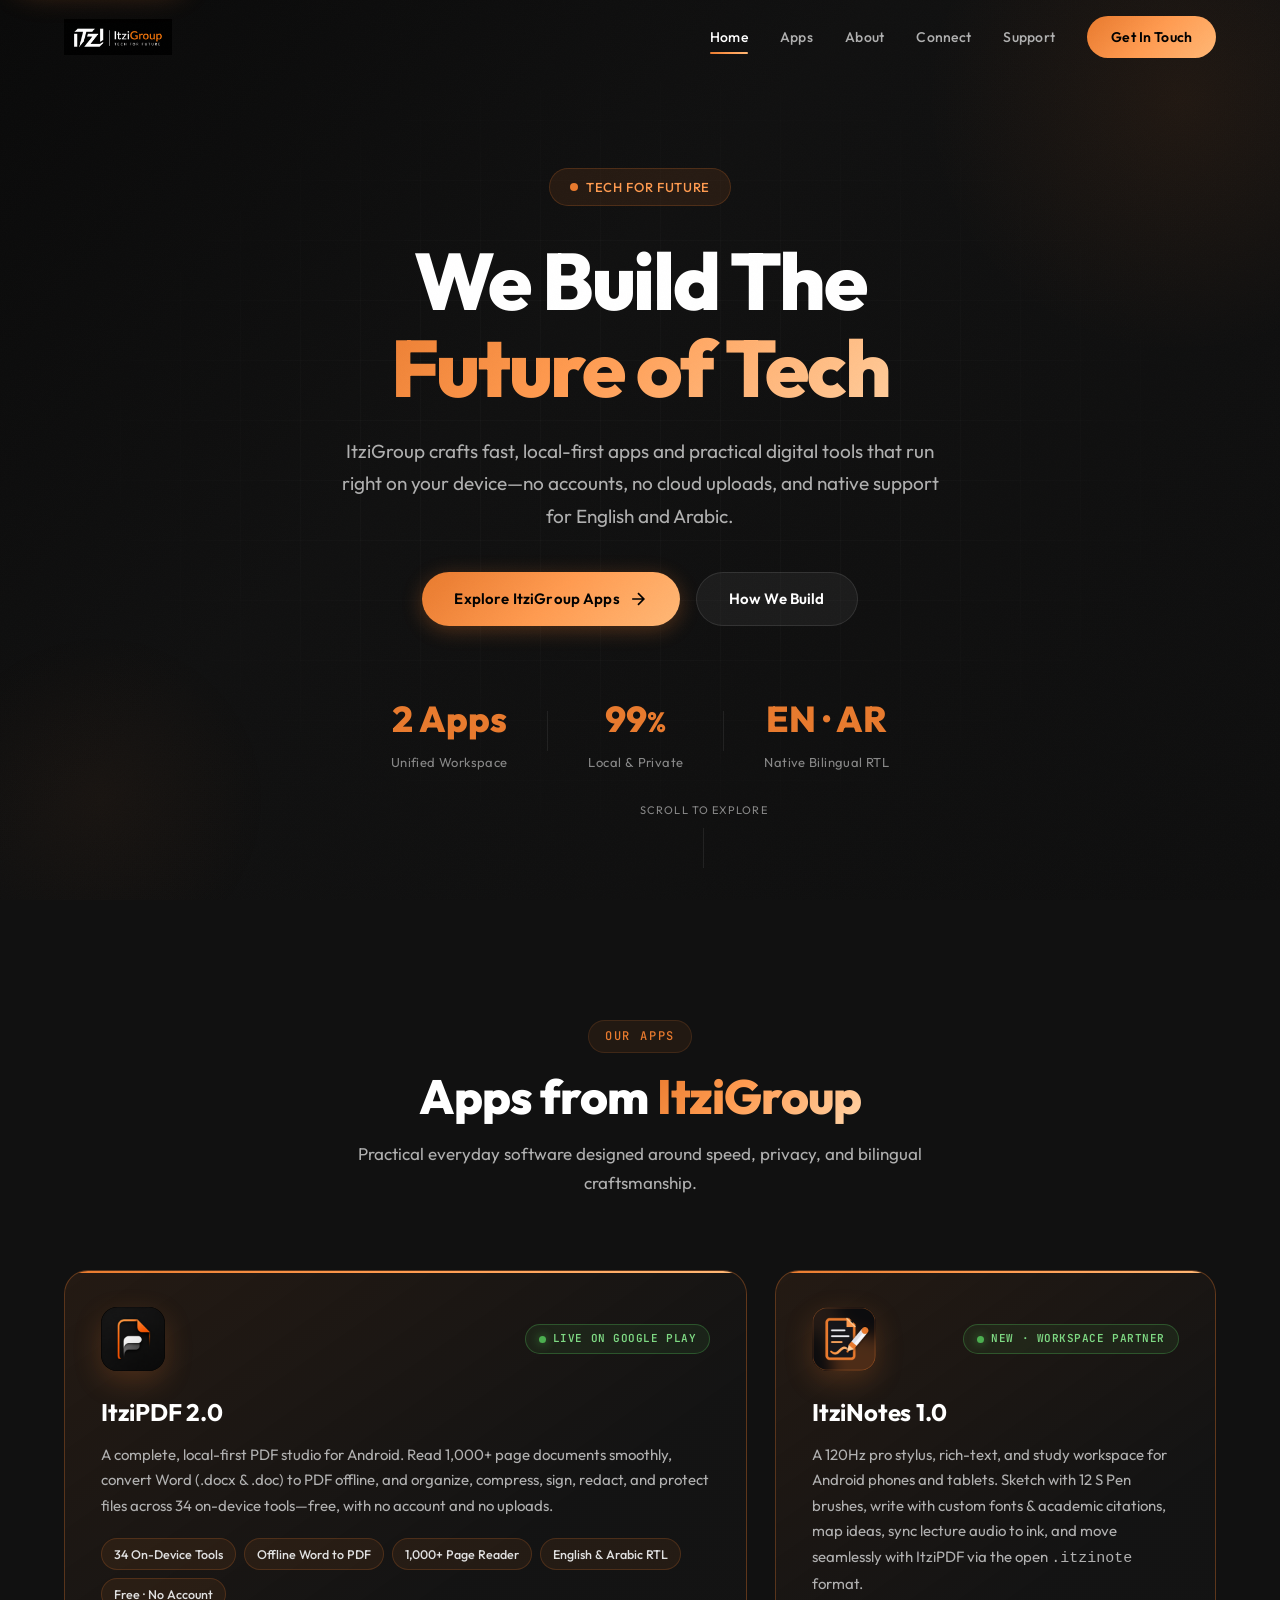
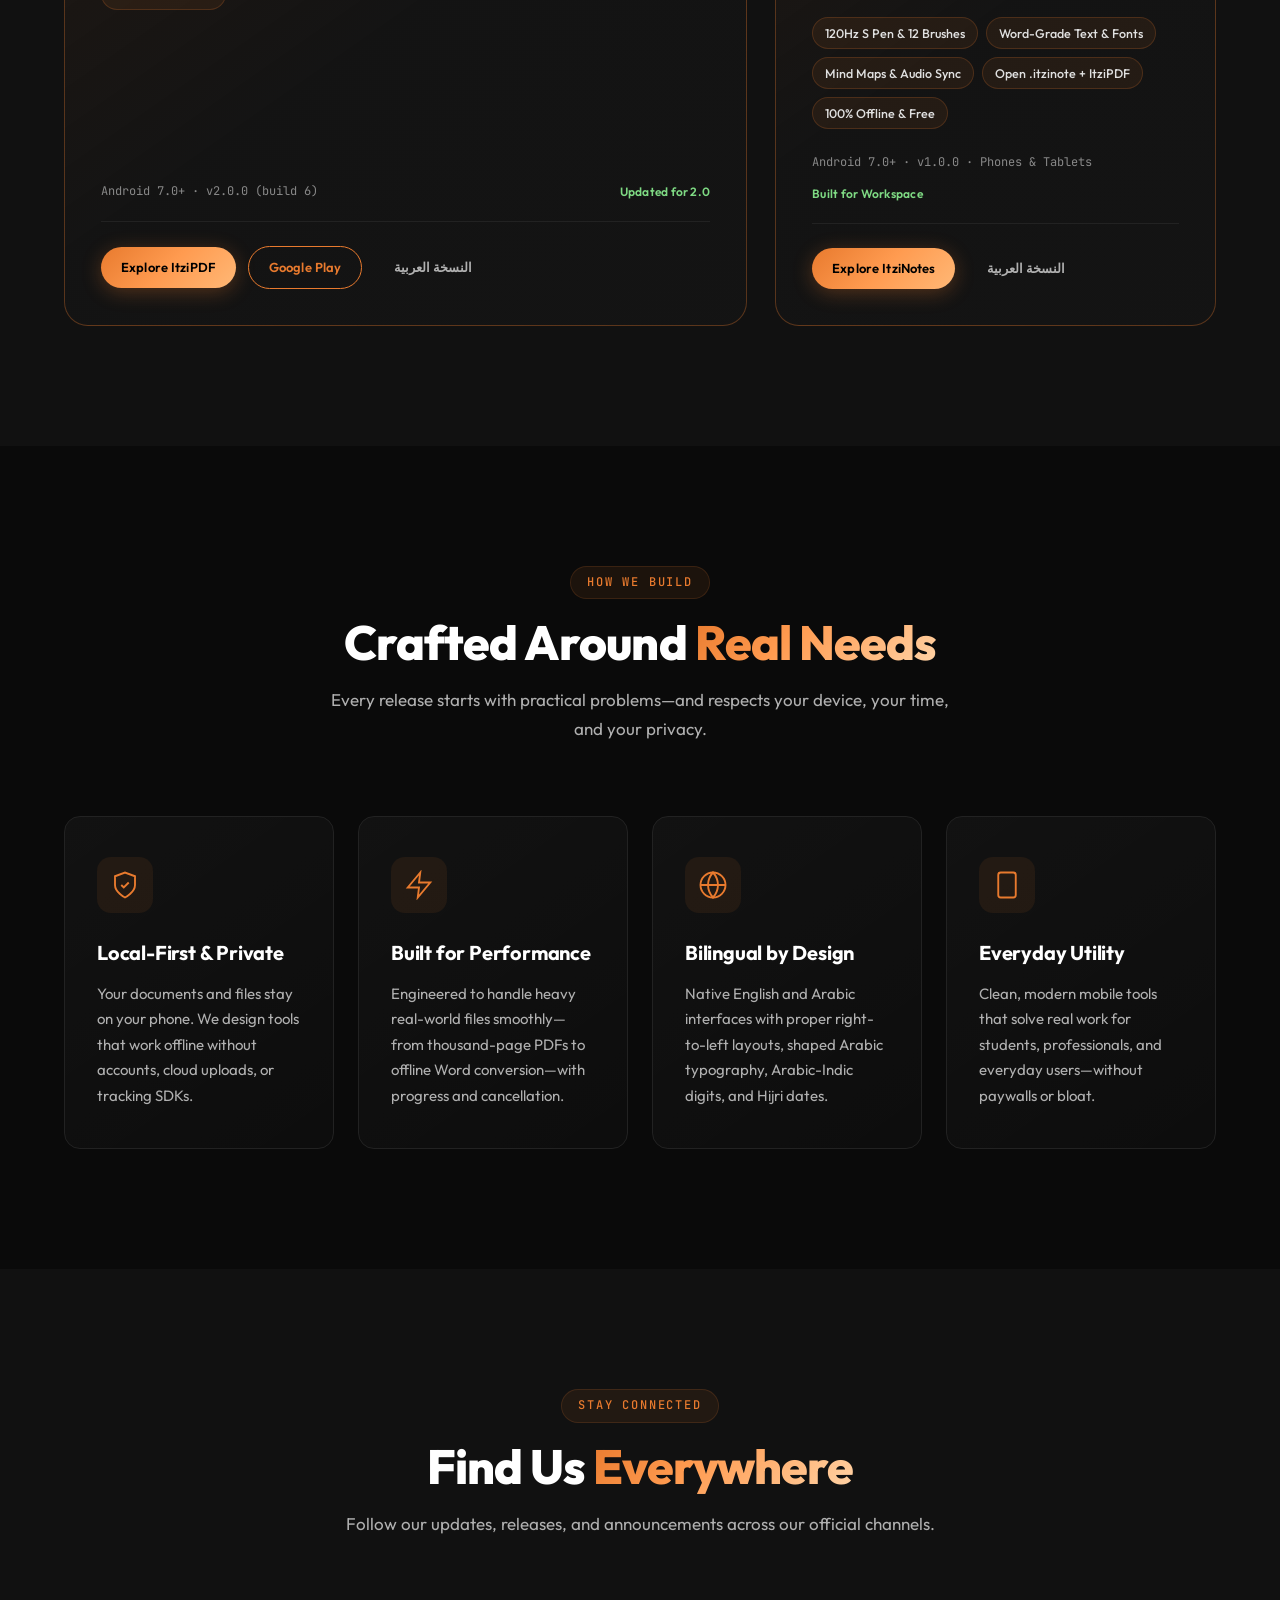
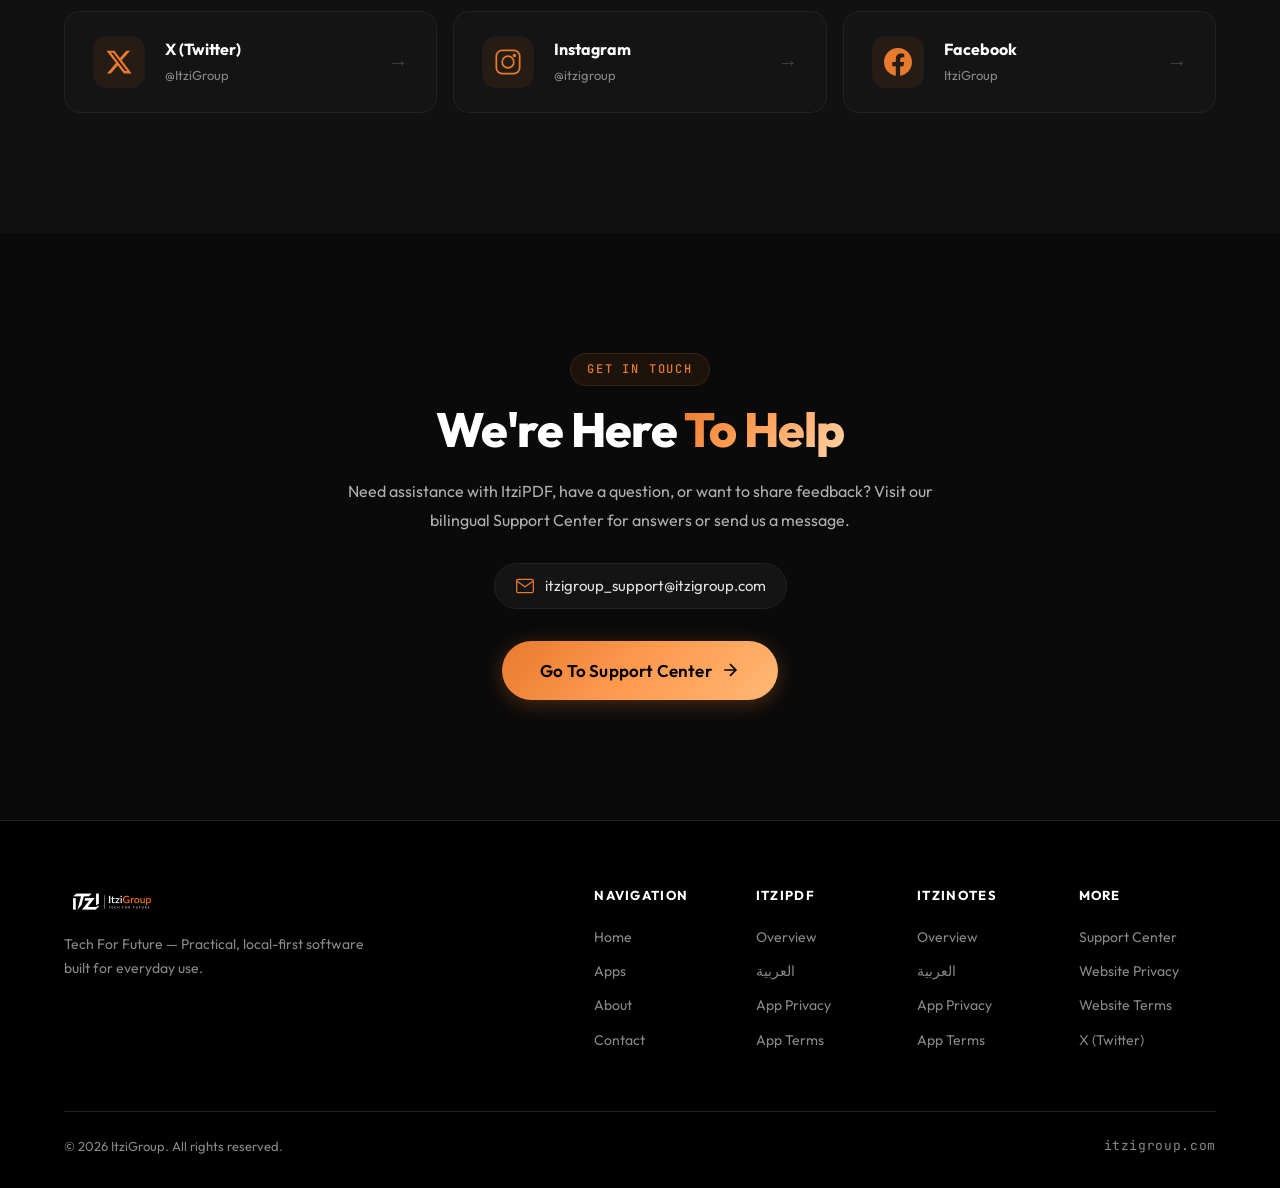
<file: index.html>
<!DOCTYPE html>
<html lang="en">
<head>
    <meta charset="UTF-8">
    <meta name="viewport" content="width=device-width, initial-scale=1.0">
    <title>ItziGroup — Tech For Future | Private, Local-First Apps</title>
    <meta name="description" content="ItziGroup — Tech For Future. We build fast, local-first, bilingual apps that work together privately on your device. Explore ItziPDF 2.0 and ItziNotes 1.0 for Android.">
    <meta name="keywords" content="ItziGroup, itzigroup, ItziPDF, ItziNotes, .itzinote, Android PDF editor, S Pen notes app, local-first apps, privacy-first software, bilingual Arabic English apps">
    <meta name="author" content="ItziGroup">
    <meta name="robots" content="index, follow">
    <meta name="theme-color" content="#0a0a0a">
    <meta name="color-scheme" content="dark">

    <!-- Security Headers -->
    <meta http-equiv="X-Content-Type-Options" content="nosniff">
    <meta name="referrer" content="strict-origin-when-cross-origin">
    <meta http-equiv="Content-Security-Policy" content="default-src 'self'; script-src 'self'; style-src 'self' 'unsafe-inline'; font-src 'self'; img-src 'self' data:; connect-src 'self'; frame-src 'none'; object-src 'none'; base-uri 'self'; form-action 'self';">

    <!-- Open Graph / Social -->
    <meta property="og:title" content="ItziGroup — Tech For Future">
    <meta property="og:description" content="Fast, local-first, bilingual apps built for everyday use. Explore ItziPDF 2.0 for Android — 34 on-device PDF tools, free and private.">
    <meta property="og:type" content="website">
    <meta property="og:url" content="https://itzigroup.com/">
    <meta property="og:image" content="https://itzigroup.com/assets/og-home.png">
    <meta property="og:image:width" content="1200">
    <meta property="og:image:height" content="630">
    <meta property="og:image:alt" content="ItziGroup — Tech For Future. Featuring ItziPDF 2.0 on Google Play.">
    <meta property="og:site_name" content="ItziGroup">
    <meta property="og:locale" content="en_US">
    <meta name="twitter:card" content="summary_large_image">
    <meta name="twitter:site" content="@ItziGroup">
    <meta name="twitter:title" content="ItziGroup — Tech For Future">
    <meta name="twitter:description" content="Fast, local-first, bilingual apps built for everyday use. Explore ItziPDF 2.0 for Android — 34 on-device PDF tools, free and private.">
    <meta name="twitter:image" content="https://itzigroup.com/assets/og-home.png">
    <meta name="twitter:image:alt" content="ItziGroup — Tech For Future. Featuring ItziPDF 2.0 on Google Play.">
    <link rel="canonical" href="https://itzigroup.com/">

    <!-- Favicon -->
    <link rel="icon" type="image/png" href="assets/favicon.png">
    <link rel="apple-touch-icon" href="assets/apple-touch-icon.png">

    <!-- Fonts are self-hosted (see styles.css) -->
    <link rel="stylesheet" href="styles.css?v=20261120">
    <!-- Without JavaScript, show scroll-reveal content immediately -->
    <noscript><style>[data-aos] { opacity: 1 !important; transform: none !important; }</style></noscript>

    <!-- Structured data (JSON data block, not executable script) -->
    <script type="application/ld+json">
    {
        "@context": "https://schema.org",
        "@graph": [
            {
                "@type": "Organization",
                "name": "ItziGroup",
                "slogan": "Tech For Future",
                "url": "https://itzigroup.com/",
                "logo": "https://itzigroup.com/assets/logo-sm.png",
                "email": "itzigroup_support@itzigroup.com",
                "sameAs": [
                    "https://x.com/ItziGroup",
                    "https://www.instagram.com/itzigroup/",
                    "https://www.facebook.com/profile.php?id=61591652615538"
                ],
                "contactPoint": {
                    "@type": "ContactPoint",
                    "contactType": "customer support",
                    "email": "itzigroup_support@itzigroup.com",
                    "url": "https://support.itzigroup.com/",
                    "availableLanguage": ["English", "Arabic"]
                }
            },
            {
                "@type": "WebSite",
                "name": "ItziGroup",
                "url": "https://itzigroup.com/"
            }
        ]
    }
    </script>
</head>
<body>
    <a class="skip-link" href="#main">Skip to main content</a>

    <!-- Cursor glow effect -->
    <div class="cursor-glow" id="cursorGlow" aria-hidden="true"></div>

    <!-- Particle canvas -->
    <canvas id="particleCanvas" aria-hidden="true"></canvas>

    <!-- Navigation -->
    <nav class="navbar" id="navbar" aria-label="Main">
        <div class="nav-container">
            <a href="#hero" class="nav-logo" aria-label="ItziGroup home">
                <img src="assets/logo-sm.png" alt="ItziGroup Logo" class="logo-img" width="108" height="36">
            </a>
            <div class="nav-links" id="navLinks">
                <a href="#hero" class="nav-link active">Home</a>
                <a href="#apps" class="nav-link">Apps</a>
                <a href="#about" class="nav-link">About</a>
                <a href="#connect" class="nav-link">Connect</a>
                <a href="https://support.itzigroup.com" class="nav-link" target="_blank" rel="noopener noreferrer">Support</a>
                <a href="#contact" class="nav-link nav-cta">Get In Touch</a>
            </div>
            <button class="nav-toggle" id="navToggle" type="button" aria-label="Open menu" aria-expanded="false" aria-controls="navLinks" data-label-open="Open menu" data-label-close="Close menu">
                <span></span>
                <span></span>
                <span></span>
            </button>
        </div>
    </nav>

    <main id="main" tabindex="-1">
        <!-- Hero Section -->
        <section class="hero" id="hero">
            <div class="hero-bg-grid" aria-hidden="true"></div>
            <div class="hero-content">
                <div class="hero-badge">
                    <span class="badge-dot" aria-hidden="true"></span>
                    <span>Tech For Future</span>
                </div>
                <h1 class="hero-title">
                    <span class="title-line">We Build The</span>
                    <span class="title-line title-gradient">Future of Tech</span>
                </h1>
                <p class="hero-subtitle">
                    ItziGroup crafts fast, local-first apps and practical digital tools that run right on your device—no accounts, no cloud uploads, and native support for English and Arabic.
                </p>
                <div class="hero-actions">
                    <a href="#apps" class="btn btn-primary">
                        <span>Explore ItziGroup Apps</span>
                        <svg aria-hidden="true" focusable="false" width="20" height="20" viewBox="0 0 24 24" fill="none" stroke="currentColor" stroke-width="2"><path d="M5 12h14M12 5l7 7-7 7"/></svg>
                    </a>
                    <a href="#about" class="btn btn-secondary">
                        <span>How We Build</span>
                    </a>
                </div>
                <div class="hero-stats">
                    <div class="stat-item">
                        <span class="stat-number">2 Apps</span>
                        <span class="stat-label">Unified Workspace</span>
                    </div>
                    <div class="stat-divider" aria-hidden="true"></div>
                    <div class="stat-item">
                        <span class="stat-number" data-target="100">100</span><span class="stat-suffix">%</span>
                        <span class="stat-label">Local &amp; Private</span>
                    </div>
                    <div class="stat-divider" aria-hidden="true"></div>
                    <div class="stat-item">
                        <span class="stat-number">EN · AR</span>
                        <span class="stat-label">Native Bilingual RTL</span>
                    </div>
                </div>
            </div>
            <div class="hero-scroll-indicator" aria-hidden="true">
                <span>Scroll to explore</span>
                <div class="scroll-line"></div>
            </div>
        </section>

        <!-- Apps Section -->
        <section class="section apps" id="apps">
            <div class="container">
                <div class="section-header">
                    <span class="section-tag">Our Apps</span>
                    <h2 class="section-title">Apps from <span class="text-gradient">ItziGroup</span></h2>
                    <p class="section-subtitle">Practical everyday software designed around speed, privacy, and bilingual craftsmanship.</p>
                </div>
                <div class="apps-grid">
                    <!-- App Card 1 — ItziPDF 2.0 (Flagship) -->
                    <article class="app-card app-card-featured" data-aos="fade-up">
                        <div class="app-card-head">
                            <div class="app-icon-wrapper">
                                <img src="assets/itzipdf-icon-192.png" alt="ItziPDF app icon" class="app-icon-img" width="64" height="64" loading="lazy" decoding="async">
                            </div>
                            <span class="status-live-pill">Live on Google Play</span>
                        </div>
                        <h3>ItziPDF 2.0</h3>
                        <p class="app-description">A complete, local-first PDF studio for Android. Read 1,000+ page documents smoothly, convert Word (.docx &amp; .doc) to PDF offline, and organize, compress, sign, redact, and protect files across 34 on-device tools—free, with no account and no uploads.</p>
                        <ul class="app-highlights" aria-label="ItziPDF 2.0 highlights">
                            <li>34 On-Device Tools</li>
                            <li>Offline Word to PDF</li>
                            <li>1,000+ Page Reader</li>
                            <li>English &amp; Arabic RTL</li>
                            <li>Free · No Account</li>
                        </ul>
                        <div class="app-meta">
                            <span class="app-platform">Android 7.0+ · v2.0.0 (build 6)</span>
                            <span class="app-status status-live">Updated for 2.0</span>
                        </div>
                        <div class="app-actions">
                            <a href="/itzipdf" class="btn btn-small btn-primary">Explore ItziPDF</a>
                            <a href="https://play.google.com/store/apps/details?id=com.itzigroup.itzipdf&amp;pcampaignid=web_share" class="btn btn-small btn-outline" target="_blank" rel="noopener noreferrer" aria-label="Get ItziPDF on Google Play">Google Play</a>
                            <a href="/itzipdf/ar" class="btn btn-small btn-ghost" hreflang="ar" lang="ar">النسخة العربية</a>
                        </div>
                    </article>

                    <!-- App Card 2 — ItziNotes 1.0 (New Flagship) -->
                    <article class="app-card app-card-featured" data-aos="fade-up" data-aos-delay="100">
                        <div class="app-card-head">
                            <div class="app-icon-wrapper">
                                <img src="assets/itzinotes-icon-192.png" alt="ItziNotes app icon" class="app-icon-img" width="64" height="64" loading="lazy" decoding="async">
                            </div>
                            <span class="status-live-pill">New · Workspace Partner</span>
                        </div>
                        <h3>ItziNotes 1.0</h3>
                        <p class="app-description">A 120Hz pro stylus, rich-text, and study workspace for Android phones and tablets. Sketch with 12 S Pen brushes, write with custom fonts &amp; academic citations, map ideas, sync lecture audio to ink, and move seamlessly with ItziPDF via the open <code>.itzinote</code> format.</p>
                        <ul class="app-highlights" aria-label="ItziNotes 1.0 highlights">
                            <li>120Hz S Pen &amp; 12 Brushes</li>
                            <li>Word-Grade Text &amp; Fonts</li>
                            <li>Mind Maps &amp; Audio Sync</li>
                            <li>Open .itzinote + ItziPDF</li>
                            <li>100% Offline &amp; Free</li>
                        </ul>
                        <div class="app-meta">
                            <span class="app-platform">Android 7.0+ · v1.0.0 · Phones &amp; Tablets</span>
                            <span class="app-status status-live">Built for Workspace</span>
                        </div>
                        <div class="app-actions">
                            <a href="/itzinotes" class="btn btn-small btn-primary">Explore ItziNotes</a>
                            <a href="/itzinotes/ar" class="btn btn-small btn-ghost" hreflang="ar" lang="ar">النسخة العربية</a>
                        </div>
                    </article>
                </div>
            </div>
        </section>

        <!-- About Section -->
        <section class="section about" id="about">
            <div class="container">
                <div class="section-header">
                    <span class="section-tag">How We Build</span>
                    <h2 class="section-title">Crafted Around <span class="text-gradient">Real Needs</span></h2>
                    <p class="section-subtitle">Every release starts with practical problems—and respects your device, your time, and your privacy.</p>
                </div>
                <div class="about-grid">
                    <div class="about-card" data-aos="fade-up">
                        <div class="card-icon">
                            <svg aria-hidden="true" focusable="false" width="30" height="30" viewBox="0 0 24 24" fill="none" stroke="currentColor" stroke-width="1.5"><path d="M12 22s8-4 8-10V5l-8-3-8 3v7c0 6 8 10 8 10z"/><path d="M9 12l2 2 4-4"/></svg>
                        </div>
                        <h3>Local-First &amp; Private</h3>
                        <p>Your documents and files stay on your phone. We design tools that work offline without accounts, cloud uploads, or tracking SDKs.</p>
                    </div>
                    <div class="about-card" data-aos="fade-up" data-aos-delay="100">
                        <div class="card-icon">
                            <svg aria-hidden="true" focusable="false" width="30" height="30" viewBox="0 0 24 24" fill="none" stroke="currentColor" stroke-width="1.5"><polygon points="13 2 3 14 12 14 11 22 21 10 12 10 13 2"/></svg>
                        </div>
                        <h3>Built for Performance</h3>
                        <p>Engineered to handle heavy real-world files smoothly—from thousand-page PDFs to offline Word conversion—with progress and cancellation.</p>
                    </div>
                    <div class="about-card" data-aos="fade-up" data-aos-delay="200">
                        <div class="card-icon">
                            <svg aria-hidden="true" focusable="false" width="30" height="30" viewBox="0 0 24 24" fill="none" stroke="currentColor" stroke-width="1.5"><circle cx="12" cy="12" r="10"/><path d="M2 12h20M12 2a15.3 15.3 0 0 1 4 10 15.3 15.3 0 0 1-4 10 15.3 15.3 0 0 1-4-10 15.3 15.3 0 0 1 4-10z"/></svg>
                        </div>
                        <h3>Bilingual by Design</h3>
                        <p>Native English and Arabic interfaces with proper right-to-left layouts, shaped Arabic typography, Arabic-Indic digits, and Hijri dates.</p>
                    </div>
                    <div class="about-card" data-aos="fade-up" data-aos-delay="300">
                        <div class="card-icon">
                            <svg aria-hidden="true" focusable="false" width="30" height="30" viewBox="0 0 24 24" fill="none" stroke="currentColor" stroke-width="1.5"><rect x="5" y="2" width="14" height="20" rx="2"/><line x1="12" y1="18" x2="12.01" y2="18"/></svg>
                        </div>
                        <h3>Everyday Utility</h3>
                        <p>Clean, modern mobile tools that solve real work for students, professionals, and everyday users—without paywalls or bloat.</p>
                    </div>
                </div>
            </div>
        </section>

        <!-- Connect / Social Section -->
        <section class="section connect" id="connect">
            <div class="container">
                <div class="section-header">
                    <span class="section-tag">Stay Connected</span>
                    <h2 class="section-title">Find Us <span class="text-gradient">Everywhere</span></h2>
                    <p class="section-subtitle">Follow our updates, releases, and announcements across our official channels.</p>
                </div>
                <div class="social-grid">
                    <!-- Twitter/X -->
                    <a href="https://x.com/ItziGroup" class="social-card" data-aos="fade-up" target="_blank" rel="noopener noreferrer">
                        <div class="social-icon">
                            <svg aria-hidden="true" focusable="false" width="28" height="28" viewBox="0 0 24 24" fill="currentColor"><path d="M18.244 2.25h3.308l-7.227 8.26 8.502 11.24H16.17l-5.214-6.817L4.99 21.75H1.68l7.73-8.835L1.254 2.25H8.08l4.713 6.231zm-1.161 17.52h1.833L7.084 4.126H5.117z"/></svg>
                        </div>
                        <div class="social-info">
                            <h3>X (Twitter)</h3>
                            <p>@ItziGroup</p>
                        </div>
                        <span class="social-arrow" aria-hidden="true">→</span>
                    </a>
                    <!-- Instagram -->
                    <a href="https://www.instagram.com/itzigroup/" class="social-card" data-aos="fade-up" data-aos-delay="50" target="_blank" rel="noopener noreferrer">
                        <div class="social-icon">
                            <svg aria-hidden="true" focusable="false" width="28" height="28" viewBox="0 0 24 24" fill="none" stroke="currentColor" stroke-width="1.5"><rect x="2" y="2" width="20" height="20" rx="5"/><circle cx="12" cy="12" r="5"/><circle cx="17.5" cy="6.5" r="1.5" fill="currentColor" stroke="none"/></svg>
                        </div>
                        <div class="social-info">
                            <h3>Instagram</h3>
                            <p>@itzigroup</p>
                        </div>
                        <span class="social-arrow" aria-hidden="true">→</span>
                    </a>
                    <!-- Facebook -->
                    <a href="https://www.facebook.com/profile.php?id=61591652615538" class="social-card" data-aos="fade-up" data-aos-delay="100" target="_blank" rel="noopener noreferrer">
                        <div class="social-icon">
                            <svg aria-hidden="true" focusable="false" width="28" height="28" viewBox="0 0 24 24" fill="currentColor"><path d="M24 12.073c0-6.627-5.373-12-12-12s-12 5.373-12 12c0 5.99 4.388 10.954 10.125 11.854v-8.385H7.078v-3.47h3.047V9.43c0-3.007 1.792-4.669 4.533-4.669 1.312 0 2.686.235 2.686.235v2.953H15.83c-1.491 0-1.956.925-1.956 1.874v2.25h3.328l-.532 3.47h-2.796v8.385C19.612 23.027 24 18.062 24 12.073z"/></svg>
                        </div>
                        <div class="social-info">
                            <h3>Facebook</h3>
                            <p>ItziGroup</p>
                        </div>
                        <span class="social-arrow" aria-hidden="true">→</span>
                    </a>
                </div>
            </div>
        </section>

        <!-- Contact Section -->
        <section class="section contact" id="contact">
            <div class="container">
                <div class="contact-wrapper">
                    <div class="contact-info">
                        <span class="section-tag">Get In Touch</span>
                        <h2 class="section-title">We're Here <span class="text-gradient">To Help</span></h2>
                        <p>Need assistance with ItziPDF, have a question, or want to share feedback? Visit our bilingual Support Center for answers or send us a message.</p>
                        <div class="contact-details">
                            <div class="contact-item">
                                <svg aria-hidden="true" focusable="false" width="20" height="20" viewBox="0 0 24 24" fill="none" stroke="currentColor" stroke-width="1.5"><path d="M4 4h16c1.1 0 2 .9 2 2v12c0 1.1-.9 2-2 2H4c-1.1 0-2-.9-2-2V6c0-1.1.9-2 2-2z"/><polyline points="22,6 12,13 2,6"/></svg>
                                <a href="mailto:itzigroup_support@itzigroup.com">itzigroup_support@itzigroup.com</a>
                            </div>
                        </div>
                        <a href="https://support.itzigroup.com" target="_blank" rel="noopener noreferrer" class="btn btn-primary contact-cta">
                            <span>Go To Support Center</span>
                            <svg aria-hidden="true" focusable="false" width="20" height="20" viewBox="0 0 24 24" fill="none" stroke="currentColor" stroke-width="2"><line x1="5" y1="12" x2="19" y2="12"/><polyline points="12 5 19 12 12 19"/></svg>
                        </a>
                    </div>
                </div>
            </div>
        </section>
    </main>

    <!-- Footer -->
    <footer class="footer">
        <div class="container">
            <div class="footer-top">
                <div class="footer-brand">
                    <img src="assets/logo-sm.png" alt="ItziGroup Logo" class="footer-logo" width="96" height="32" loading="lazy" decoding="async">
                    <p>Tech For Future — Practical, local-first software built for everyday use.</p>
                </div>
                <div class="footer-links footer-links-4">
                    <nav class="footer-col" aria-label="Navigation">
                        <h4>Navigation</h4>
                        <a href="#hero">Home</a>
                        <a href="#apps">Apps</a>
                        <a href="#about">About</a>
                        <a href="#contact">Contact</a>
                    </nav>
                    <nav class="footer-col" aria-label="ItziPDF">
                        <h4>ItziPDF</h4>
                        <a href="/itzipdf">Overview</a>
                        <a href="/itzipdf/ar" hreflang="ar" lang="ar">العربية</a>
                        <a href="/itzipdf/privacy">App Privacy</a>
                        <a href="/itzipdf/terms">App Terms</a>
                    </nav>
                    <nav class="footer-col" aria-label="ItziNotes">
                        <h4>ItziNotes</h4>
                        <a href="/itzinotes">Overview</a>
                        <a href="/itzinotes/ar" hreflang="ar" lang="ar">العربية</a>
                        <a href="/itzinotes/privacy">App Privacy</a>
                        <a href="/itzinotes/terms">App Terms</a>
                    </nav>
                    <nav class="footer-col" aria-label="More">
                        <h4>More</h4>
                        <a href="https://support.itzigroup.com" target="_blank" rel="noopener noreferrer">Support Center</a>
                        <a href="/privacy">Website Privacy</a>
                        <a href="/terms">Website Terms</a>
                        <a href="https://x.com/ItziGroup" target="_blank" rel="noopener noreferrer">X (Twitter)</a>
                    </nav>
                </div>
            </div>
            <div class="footer-bottom">
                <p>&copy; 2026 ItziGroup. All rights reserved.</p>
                <p class="footer-domain">itzigroup.com</p>
            </div>
        </div>
    </footer>

    <script src="script.js?v=20261120"></script>
</body>
</html>
</file>
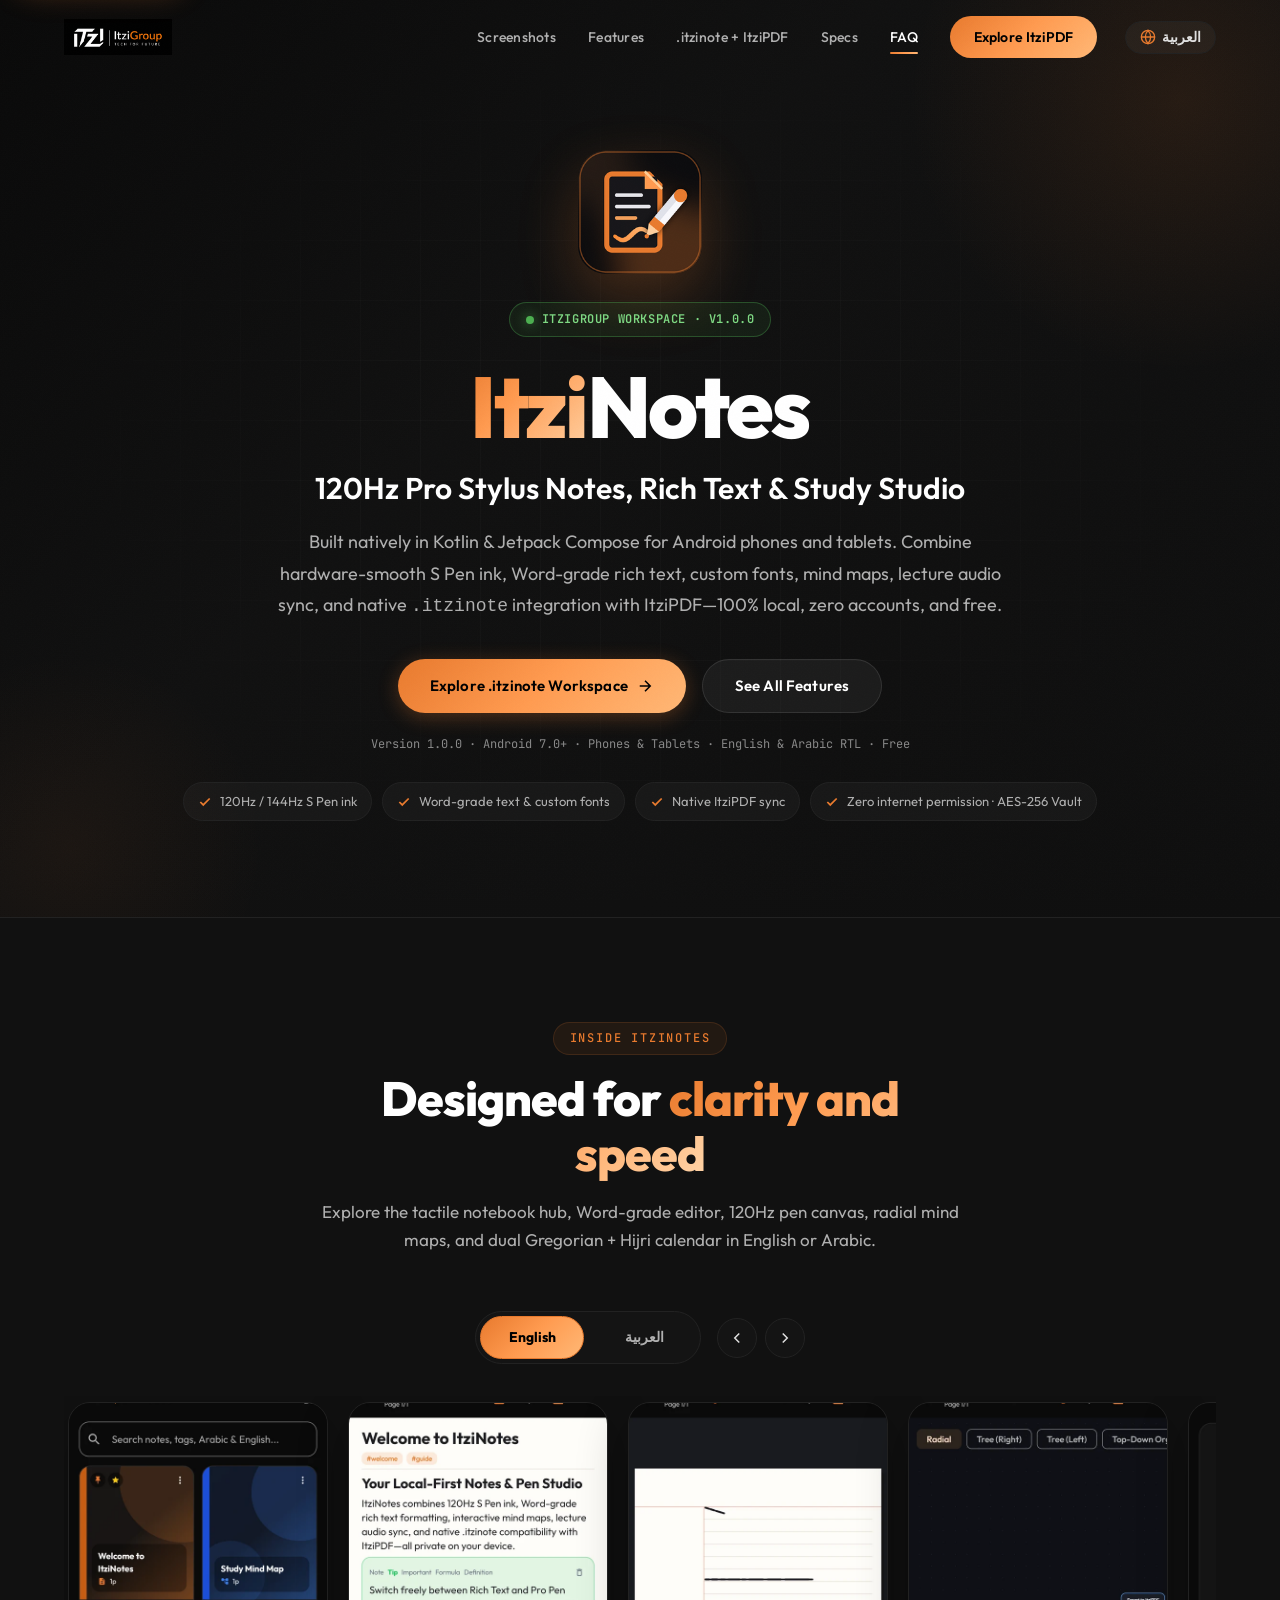
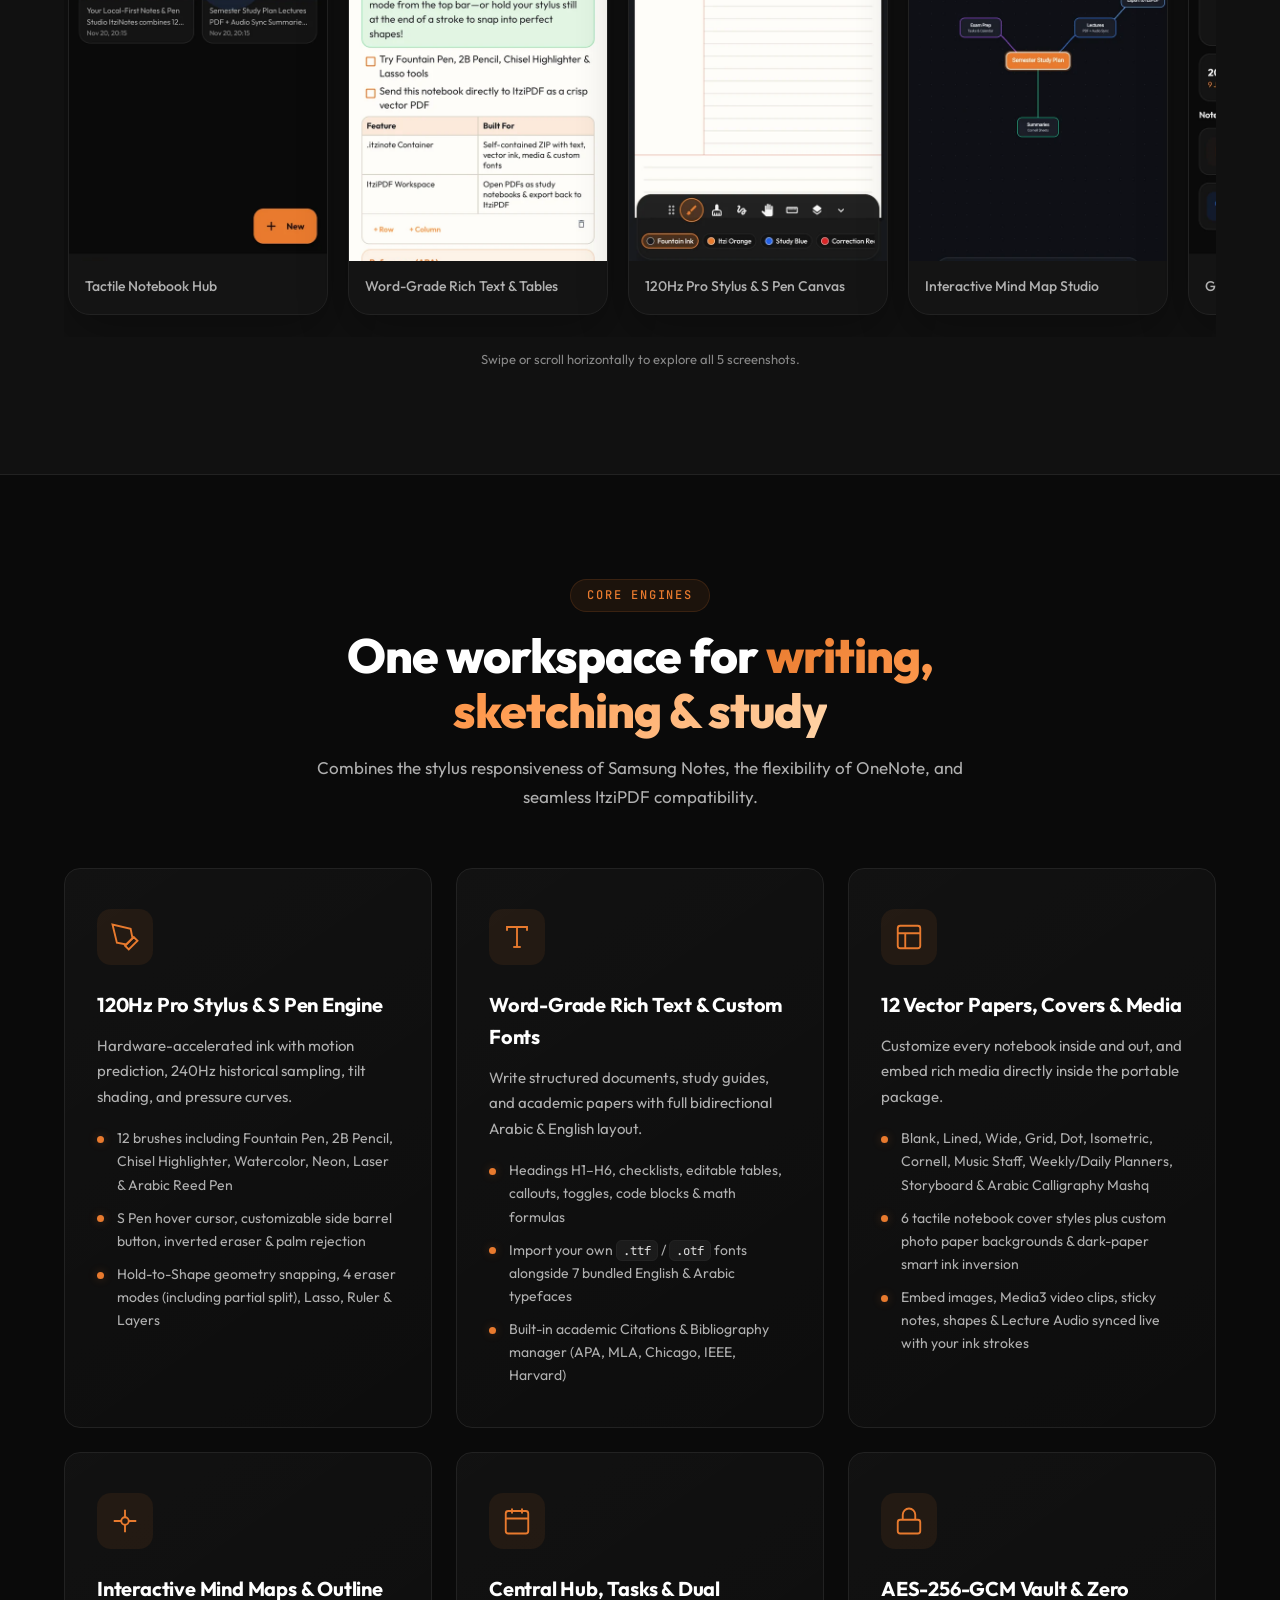
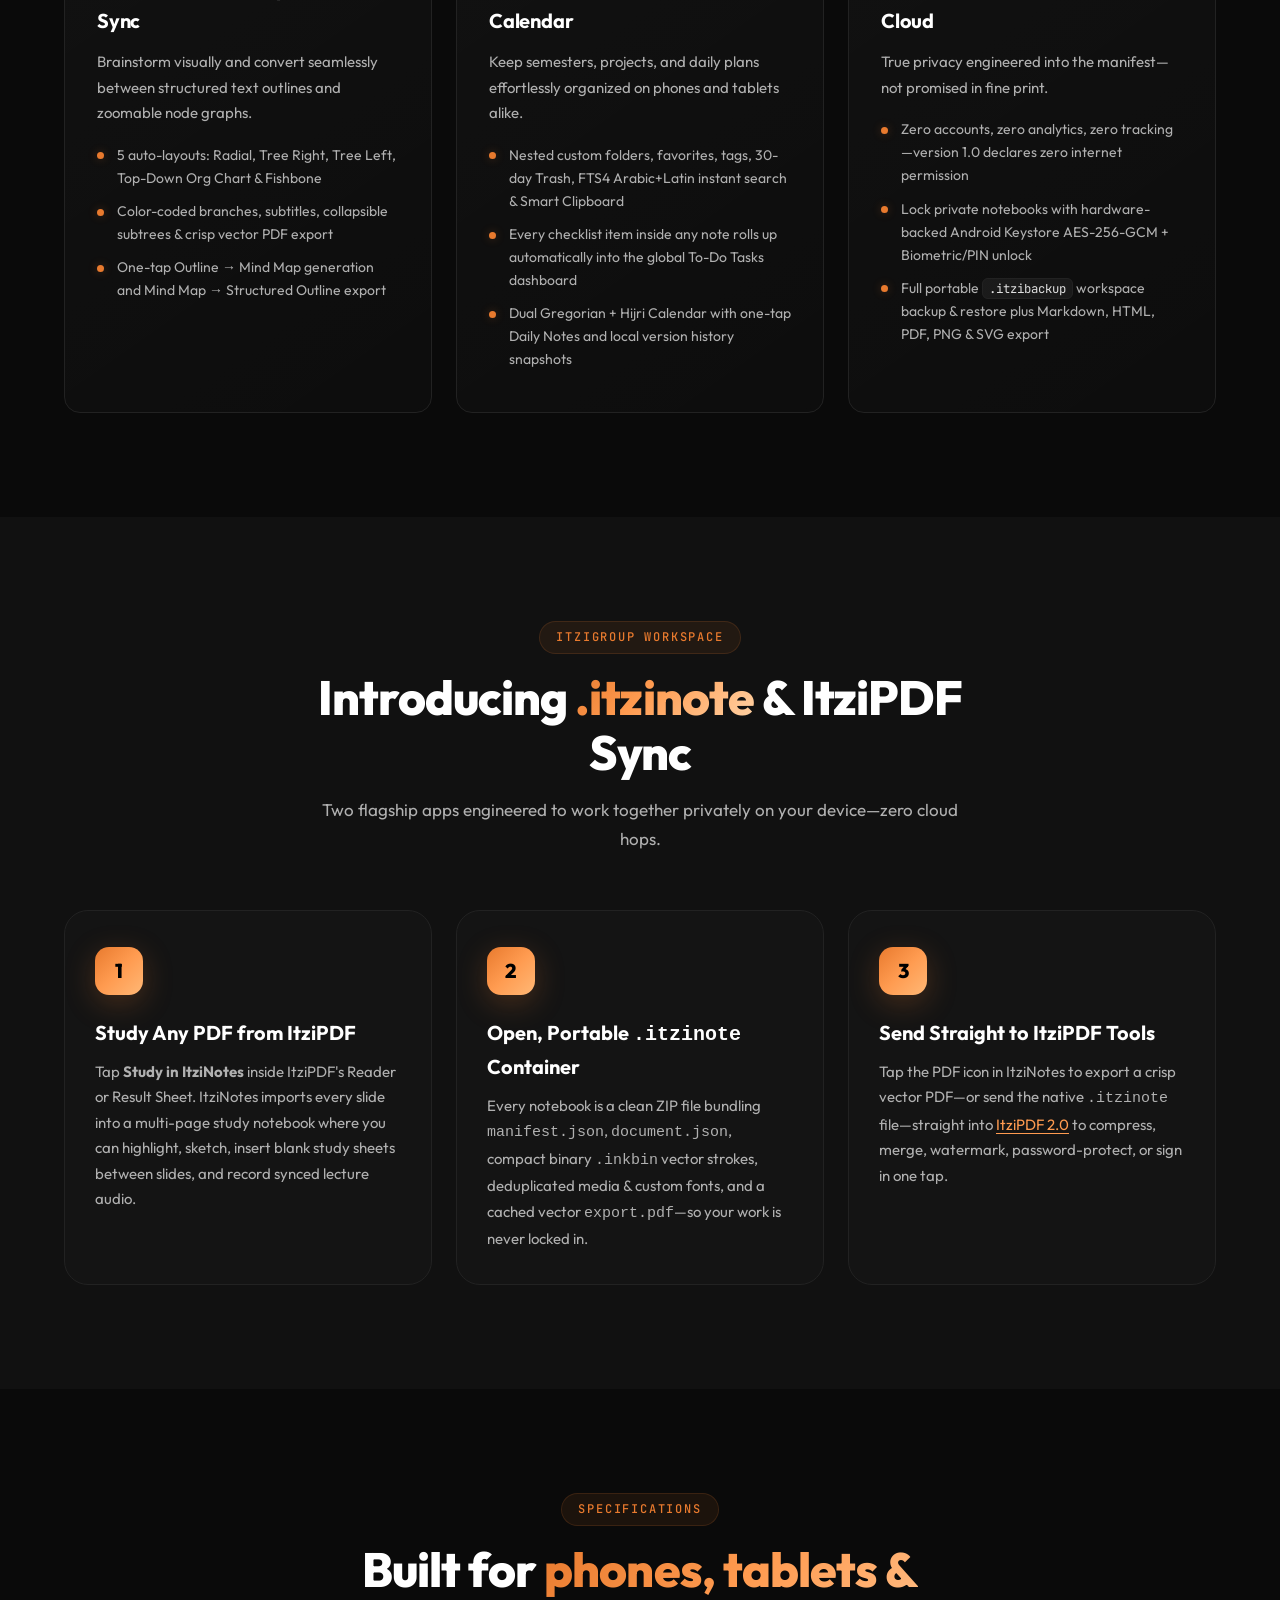
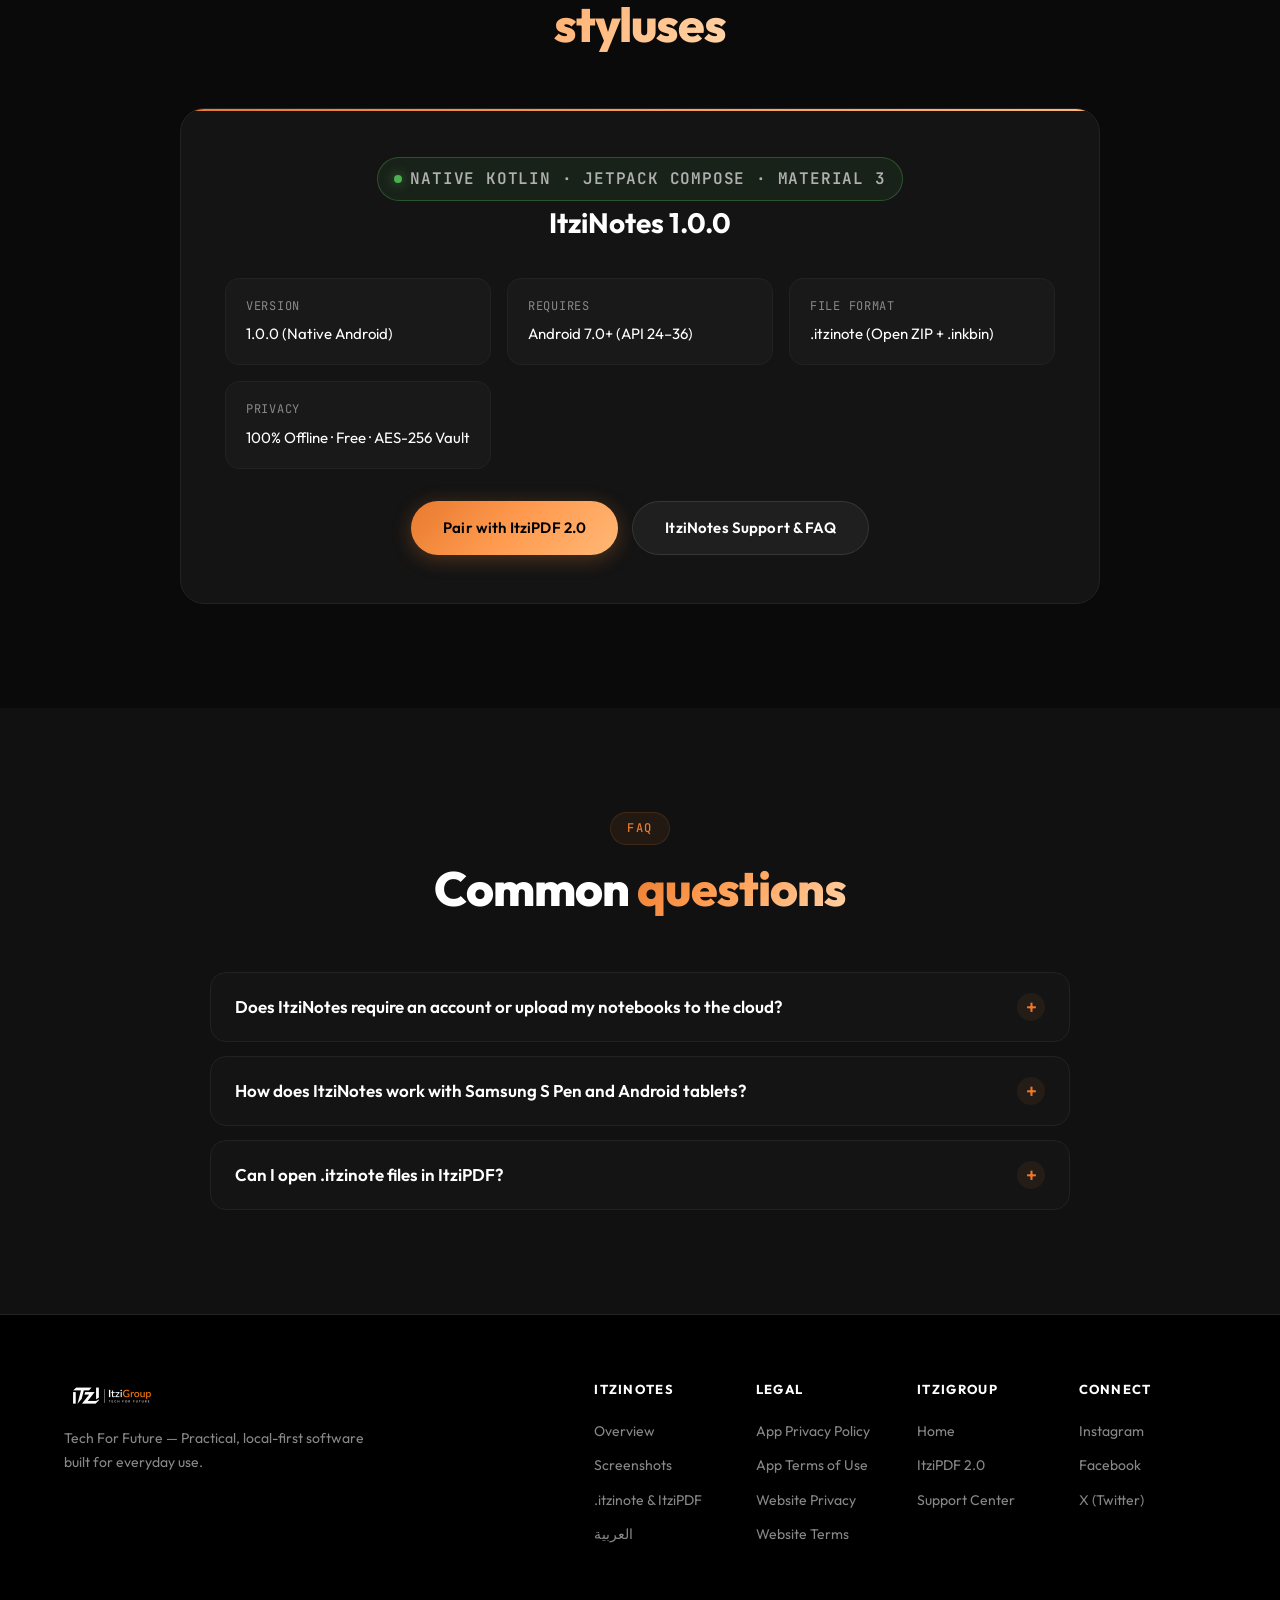
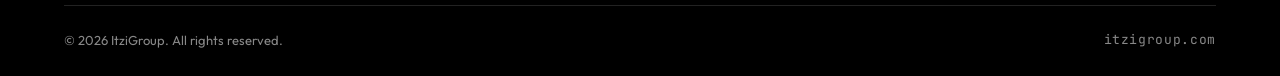
<file: itzinotes/index.html>
<!DOCTYPE html>
<html lang="en" dir="ltr">
<head>
    <meta charset="UTF-8">
    <meta name="viewport" content="width=device-width, initial-scale=1.0">
    <title>ItziNotes 1.0 — 120Hz Pro Stylus Notes &amp; Study Workspace | ItziGroup</title>
    <meta name="description" content="ItziNotes 1.0 for Android phones and tablets: 120Hz S Pen ink with 12 brushes, Word-grade rich text, custom fonts, mind maps, lecture audio sync, Gregorian &amp; Hijri calendar, and native .itzinote integration with ItziPDF.">
    <meta name="robots" content="index, follow">
    <meta name="author" content="ItziGroup">
    <meta name="theme-color" content="#0a0a0a">
    <meta name="color-scheme" content="dark">

    <!-- Security Headers -->
    <meta http-equiv="X-Content-Type-Options" content="nosniff">
    <meta name="referrer" content="strict-origin-when-cross-origin">
    <meta http-equiv="Content-Security-Policy" content="default-src 'self'; script-src 'self'; style-src 'self' 'unsafe-inline'; font-src 'self'; img-src 'self' data:; connect-src 'self'; frame-src 'none'; object-src 'none'; base-uri 'self'; form-action 'self';">

    <!-- Open Graph / Social -->
    <meta property="og:title" content="ItziNotes 1.0 — 120Hz Pro Stylus Notes &amp; Study Workspace">
    <meta property="og:description" content="12 S Pen brushes, Word-grade rich text, custom fonts, mind maps, lecture audio sync, and native ItziPDF integration—100% offline, free, in English and Arabic.">
    <meta property="og:type" content="website">
    <meta property="og:url" content="https://itzigroup.com/itzinotes">
    <meta property="og:image" content="https://itzigroup.com/assets/itzinotes-og.png">
    <meta property="og:image:width" content="1200">
    <meta property="og:image:height" content="630">
    <meta property="og:image:alt" content="ItziNotes 1.0: 120Hz Pro Stylus Notes, Rich Text, Mind Maps &amp; Native ItziPDF Sync.">
    <meta property="og:site_name" content="ItziGroup">
    <meta property="og:locale" content="en_US">
    <meta property="og:locale:alternate" content="ar_AR">
    <meta name="twitter:card" content="summary_large_image">
    <meta name="twitter:site" content="@ItziGroup">
    <meta name="twitter:title" content="ItziNotes 1.0 — 120Hz Pro Stylus Notes &amp; Study Workspace">
    <meta name="twitter:description" content="12 S Pen brushes, Word-grade rich text, mind maps, audio sync, and open .itzinote integration with ItziPDF. Free and 100% local.">
    <meta name="twitter:image" content="https://itzigroup.com/assets/itzinotes-og.png">

    <link rel="canonical" href="https://itzigroup.com/itzinotes">
    <link rel="alternate" hreflang="en" href="https://itzigroup.com/itzinotes">
    <link rel="alternate" hreflang="ar" href="https://itzigroup.com/itzinotes/ar">
    <link rel="alternate" hreflang="x-default" href="https://itzigroup.com/itzinotes">
    <link rel="icon" type="image/png" href="../assets/favicon.png">
    <link rel="apple-touch-icon" href="../assets/apple-touch-icon.png">

    <script type="application/ld+json">
    {
        "@context": "https://schema.org",
        "@type": "MobileApplication",
        "name": "ItziNotes",
        "operatingSystem": "Android 7.0 or later",
        "applicationCategory": "ProductivityApplication",
        "softwareVersion": "1.0.0",
        "inLanguage": ["en", "ar"],
        "isAccessibleForFree": true,
        "url": "https://itzigroup.com/itzinotes",
        "image": "https://itzigroup.com/assets/itzinotes-icon.png",
        "screenshot": "https://itzigroup.com/assets/itzinotes-og.png",
        "description": "A free, 100% local-first Android notes, drawing, and study workspace with 120Hz S Pen ink, Word-grade rich text, custom fonts, mind maps, lecture audio sync, and native .itzinote integration with ItziPDF.",
        "offers": {
            "@type": "Offer",
            "price": "0",
            "priceCurrency": "USD"
        },
        "author": {
            "@type": "Organization",
            "name": "ItziGroup",
            "url": "https://itzigroup.com/"
        }
    }
    </script>

    <link rel="stylesheet" href="../styles.css?v=20261120">
    <noscript><style>[data-aos] { opacity: 1 !important; transform: none !important; }</style></noscript>
</head>
<body class="ip-page">
    <a class="skip-link" href="#main">Skip to main content</a>

    <nav class="navbar ip-nav" id="navbar" aria-label="Main">
        <div class="nav-container">
            <a href="/" class="nav-logo" aria-label="ItziGroup home">
                <img src="../assets/logo-sm.png" alt="ItziGroup Logo" class="logo-img" width="108" height="36">
            </a>
            <div class="nav-links" id="navLinks">
                <a href="#screenshots" class="nav-link">Screenshots</a>
                <a href="#features" class="nav-link">Features</a>
                <a href="#workspace" class="nav-link">.itzinote + ItziPDF</a>
                <a href="#capabilities" class="nav-link">Specs</a>
                <a href="#faq" class="nav-link">FAQ</a>
                <a href="/itzipdf" class="nav-link nav-cta">Explore ItziPDF</a>
            </div>
            <div class="ip-nav-actions">
                <a href="/itzinotes/ar" class="lang-switch" hreflang="ar" lang="ar" aria-label="اقرأ هذه الصفحة بالعربية (Arabic)">
                    <svg aria-hidden="true" focusable="false" width="16" height="16" viewBox="0 0 24 24" fill="none" stroke="currentColor" stroke-width="2"><circle cx="12" cy="12" r="10"/><path d="M2 12h20M12 2a15.3 15.3 0 0 1 4 10 15.3 15.3 0 0 1-4 10 15.3 15.3 0 0 1-4-10 15.3 15.3 0 0 1 4-10z"/></svg>
                    <span>العربية</span>
                </a>
                <button class="nav-toggle" id="navToggle" type="button" aria-label="Open menu" aria-expanded="false" aria-controls="navLinks" data-label-open="Open menu" data-label-close="Close menu">
                    <span></span>
                    <span></span>
                    <span></span>
                </button>
            </div>
        </div>
    </nav>

    <main id="main" tabindex="-1">
        <!-- Hero -->
        <section class="ip-hero" id="top" aria-labelledby="in-title">
            <div class="hero-bg-grid" aria-hidden="true"></div>
            <div class="container">
                <img src="../assets/itzinotes-icon-192.png" alt="ItziNotes app icon" class="ip-hero-icon" width="124" height="124" fetchpriority="high">
                <p class="ip-release-pill">ItziGroup Workspace · v1.0.0</p>
                <h1 class="ip-title" id="in-title"><span class="text-gradient">Itzi</span>Notes</h1>
                <p class="ip-tagline">120Hz Pro Stylus Notes, Rich Text &amp; Study Studio</p>
                <p class="ip-lead">Built natively in Kotlin &amp; Jetpack Compose for Android phones and tablets. Combine hardware-smooth S Pen ink, Word-grade rich text, custom fonts, mind maps, lecture audio sync, and native <code>.itzinote</code> integration with ItziPDF—100% local, zero accounts, and free.</p>
                <div class="ip-actions">
                    <a href="#workspace" class="btn btn-primary">
                        <span>Explore .itzinote Workspace</span>
                        <svg aria-hidden="true" focusable="false" width="18" height="18" viewBox="0 0 24 24" fill="none" stroke="currentColor" stroke-width="2"><path d="M5 12h14M12 5l7 7-7 7"/></svg>
                    </a>
                    <a href="#features" class="btn btn-secondary">
                        <span>See All Features</span>
                    </a>
                </div>
                <p class="ip-hero-meta">Version 1.0.0 · Android 7.0+ · Phones &amp; Tablets · English &amp; Arabic RTL · Free</p>
                <ul class="ip-trust" aria-label="Key highlights">
                    <li><svg aria-hidden="true" focusable="false" width="14" height="14" viewBox="0 0 24 24" fill="none" stroke="currentColor" stroke-width="3"><polyline points="20 6 9 17 4 12"/></svg>120Hz / 144Hz S Pen ink</li>
                    <li><svg aria-hidden="true" focusable="false" width="14" height="14" viewBox="0 0 24 24" fill="none" stroke="currentColor" stroke-width="3"><polyline points="20 6 9 17 4 12"/></svg>Word-grade text &amp; custom fonts</li>
                    <li><svg aria-hidden="true" focusable="false" width="14" height="14" viewBox="0 0 24 24" fill="none" stroke="currentColor" stroke-width="3"><polyline points="20 6 9 17 4 12"/></svg>Native ItziPDF sync</li>
                    <li><svg aria-hidden="true" focusable="false" width="14" height="14" viewBox="0 0 24 24" fill="none" stroke="currentColor" stroke-width="3"><polyline points="20 6 9 17 4 12"/></svg>Zero internet permission · AES-256 Vault</li>
                </ul>
            </div>
        </section>

        <!-- Real App Screenshots -->
        <section class="section ip-bg-soft ip-showcase" id="screenshots" aria-labelledby="screenshots-title">
            <div class="container">
                <div class="section-header">
                    <span class="section-tag">Inside ItziNotes</span>
                    <h2 class="section-title" id="screenshots-title">Designed for <span class="text-gradient">clarity and speed</span></h2>
                    <p class="section-subtitle">Explore the tactile notebook hub, Word-grade editor, 120Hz pen canvas, radial mind maps, and dual Gregorian + Hijri calendar in English or Arabic.</p>
                </div>

                <div class="gallery-switcher">
                    <div class="gallery-toolbar">
                        <div class="gallery-tabs" role="tablist" aria-label="Screenshot language">
                            <button class="gallery-language-tab" id="screenshots-en" type="button" role="tab" aria-selected="true" aria-controls="gallery-panel-en" data-gallery-panel="gallery-panel-en" data-gallery-lang="en">English</button>
                            <button class="gallery-language-tab" id="screenshots-ar" type="button" role="tab" aria-selected="false" aria-controls="gallery-panel-ar" data-gallery-panel="gallery-panel-ar" data-gallery-lang="ar" tabindex="-1" lang="ar" dir="rtl">العربية</button>
                        </div>
                        <div class="gallery-nav-controls" aria-label="Gallery navigation">
                            <button type="button" class="gallery-nav-btn" data-gallery-scroll="prev" aria-label="Previous screenshots">
                                <svg aria-hidden="true" focusable="false" width="18" height="18" viewBox="0 0 24 24" fill="none" stroke="currentColor" stroke-width="2"><polyline points="15 18 9 12 15 6"/></svg>
                            </button>
                            <button type="button" class="gallery-nav-btn" data-gallery-scroll="next" aria-label="Next screenshots">
                                <svg aria-hidden="true" focusable="false" width="18" height="18" viewBox="0 0 24 24" fill="none" stroke="currentColor" stroke-width="2"><polyline points="9 18 15 12 9 6"/></svg>
                            </button>
                        </div>
                    </div>

                    <div class="gallery-panels">
                        <div class="gallery-panel gallery-panel-en" id="gallery-panel-en" role="tabpanel" aria-labelledby="screenshots-en" lang="en" dir="ltr">
                            <div class="screenshot-rail" tabindex="0" aria-label="English ItziNotes screenshots">
                                <figure class="screenshot-card">
                                    <img src="../assets/itzinotes/v1/en-US/01-hub.webp" width="540" height="1200" alt="ItziNotes Central Hub showing custom notebook covers, instant search, folders, tasks, and calendar tabs" decoding="async">
                                    <figcaption>Tactile Notebook Hub</figcaption>
                                </figure>
                                <figure class="screenshot-card">
                                    <img src="../assets/itzinotes/v1/en-US/02-rich-editor.webp" width="540" height="1200" alt="ItziNotes Word-grade rich text editor with callouts, tables, checklists, citations, and formatting toolbar" loading="lazy" decoding="async">
                                    <figcaption>Word-Grade Rich Text &amp; Tables</figcaption>
                                </figure>
                                <figure class="screenshot-card">
                                    <img src="../assets/itzinotes/v1/en-US/03-pen-canvas.webp" width="540" height="1200" alt="ItziNotes 120Hz Pro Stylus Canvas with Cornell paper and floating collapsible pen dock" loading="lazy" decoding="async">
                                    <figcaption>120Hz Pro Stylus &amp; S Pen Canvas</figcaption>
                                </figure>
                                <figure class="screenshot-card">
                                    <img src="../assets/itzinotes/v1/en-US/04-mindmap.webp" width="540" height="1200" alt="ItziNotes interactive Radial Mind Map Studio on dot-grid canvas" loading="lazy" decoding="async">
                                    <figcaption>Interactive Mind Map Studio</figcaption>
                                </figure>
                                <figure class="screenshot-card">
                                    <img src="../assets/itzinotes/v1/en-US/05-calendar.webp" width="540" height="1200" alt="ItziNotes dual Gregorian and Hijri calendar with Daily Note creator" loading="lazy" decoding="async">
                                    <figcaption>Gregorian &amp; Hijri Calendar</figcaption>
                                </figure>
                            </div>
                        </div>

                        <div class="gallery-panel gallery-panel-ar" id="gallery-panel-ar" role="tabpanel" aria-labelledby="screenshots-ar" lang="ar" dir="rtl" hidden>
                            <div class="screenshot-rail" tabindex="0" aria-label="لقطات شاشة ItziNotes بالعربية">
                                <figure class="screenshot-card">
                                    <img src="../assets/itzinotes/v1/ar/01-hub.webp" width="540" height="1200" alt="الواجهة الرئيسية لتطبيق ItziNotes بالعربية مع أغلفة الدفاتر والبحث الفوري" loading="lazy" decoding="async">
                                    <figcaption>مركز الدفاتر العربي الكامل</figcaption>
                                </figure>
                                <figure class="screenshot-card">
                                    <img src="../assets/itzinotes/v1/ar/02-editor.webp" width="540" height="1200" alt="محرر النصوص والجداول الاحترافي في ItziNotes بالعربية" loading="lazy" decoding="async">
                                    <figcaption>محرر نصوص وجداول ومراجع</figcaption>
                                </figure>
                                <figure class="screenshot-card">
                                    <img src="../assets/itzinotes/v1/ar/03-tasks.webp" width="540" height="1200" alt="لوحة المهام المتزامنة في ItziNotes بالعربية" loading="lazy" decoding="async">
                                    <figcaption>لوحة المهام المتزامنة</figcaption>
                                </figure>
                                <figure class="screenshot-card">
                                    <img src="../assets/itzinotes/v1/ar/04-calendar.webp" width="540" height="1200" alt="التقويم الميلادي والهجري في ItziNotes بالعربية" loading="lazy" decoding="async">
                                    <figcaption>تقويم ميلادي وهجري مزدوج</figcaption>
                                </figure>
                                <figure class="screenshot-card">
                                    <img src="../assets/itzinotes/v1/ar/05-settings.webp" width="540" height="1200" alt="إعدادات ItziNotes للمظهر والألوان والأرقام المشرقية وإعدادات S Pen" loading="lazy" decoding="async">
                                    <figcaption>تخصيص شامل للقلم والمظهر</figcaption>
                                </figure>
                            </div>
                        </div>
                    </div>
                    <p class="gallery-hint" data-english="Swipe or scroll horizontally to explore all 5 screenshots." data-arabic="اسحب أو مرّر أفقيًا لاستعراض جميع لقطات الشاشة.">Swipe or scroll horizontally to explore all 5 screenshots.</p>
                </div>
            </div>
        </section>

        <!-- Flagship Features -->
        <section class="section ip-bg-rich" id="features" aria-labelledby="features-title">
            <div class="container">
                <div class="section-header">
                    <span class="section-tag">Core Engines</span>
                    <h2 class="section-title" id="features-title">One workspace for <span class="text-gradient">writing, sketching &amp; study</span></h2>
                    <p class="section-subtitle">Combines the stylus responsiveness of Samsung Notes, the flexibility of OneNote, and seamless ItziPDF compatibility.</p>
                </div>
                <div class="ip-grid">
                    <article class="about-card" data-aos="fade-up">
                        <div class="card-icon">
                            <svg aria-hidden="true" focusable="false" width="30" height="30" viewBox="0 0 24 24" fill="none" stroke="currentColor" stroke-width="1.5"><path d="M12 19l7-7 3 3-7 7-3-3z"/><path d="M18 13l-1.5-7.5L2 2l3.5 14.5L13 18l5-5z"/></svg>
                        </div>
                        <h3>120Hz Pro Stylus &amp; S Pen Engine</h3>
                        <p>Hardware-accelerated ink with motion prediction, 240Hz historical sampling, tilt shading, and pressure curves.</p>
                        <ul class="ip-list">
                            <li>12 brushes including Fountain Pen, 2B Pencil, Chisel Highlighter, Watercolor, Neon, Laser &amp; Arabic Reed Pen</li>
                            <li>S Pen hover cursor, customizable side barrel button, inverted eraser &amp; palm rejection</li>
                            <li>Hold-to-Shape geometry snapping, 4 eraser modes (including partial split), Lasso, Ruler &amp; Layers</li>
                        </ul>
                    </article>

                    <article class="about-card" data-aos="fade-up" data-aos-delay="100">
                        <div class="card-icon">
                            <svg aria-hidden="true" focusable="false" width="30" height="30" viewBox="0 0 24 24" fill="none" stroke="currentColor" stroke-width="1.5"><path d="M4 7V4h16v3"/><path d="M9 20h6"/><path d="M12 4v16"/></svg>
                        </div>
                        <h3>Word-Grade Rich Text &amp; Custom Fonts</h3>
                        <p>Write structured documents, study guides, and academic papers with full bidirectional Arabic &amp; English layout.</p>
                        <ul class="ip-list">
                            <li>Headings H1–H6, checklists, editable tables, callouts, toggles, code blocks &amp; math formulas</li>
                            <li>Import your own <code>.ttf</code> / <code>.otf</code> fonts alongside 7 bundled English &amp; Arabic typefaces</li>
                            <li>Built-in academic Citations &amp; Bibliography manager (APA, MLA, Chicago, IEEE, Harvard)</li>
                        </ul>
                    </article>

                    <article class="about-card" data-aos="fade-up" data-aos-delay="200">
                        <div class="card-icon">
                            <svg aria-hidden="true" focusable="false" width="30" height="30" viewBox="0 0 24 24" fill="none" stroke="currentColor" stroke-width="1.5"><rect x="3" y="3" width="18" height="18" rx="2"/><line x1="3" y1="9" x2="21" y2="9"/><line x1="9" y1="21" x2="9" y2="9"/></svg>
                        </div>
                        <h3>12 Vector Papers, Covers &amp; Media</h3>
                        <p>Customize every notebook inside and out, and embed rich media directly inside the portable package.</p>
                        <ul class="ip-list">
                            <li>Blank, Lined, Wide, Grid, Dot, Isometric, Cornell, Music Staff, Weekly/Daily Planners, Storyboard &amp; Arabic Calligraphy Mashq</li>
                            <li>6 tactile notebook cover styles plus custom photo paper backgrounds &amp; dark-paper smart ink inversion</li>
                            <li>Embed images, Media3 video clips, sticky notes, shapes &amp; Lecture Audio synced live with your ink strokes</li>
                        </ul>
                    </article>

                    <article class="about-card" data-aos="fade-up">
                        <div class="card-icon">
                            <svg aria-hidden="true" focusable="false" width="30" height="30" viewBox="0 0 24 24" fill="none" stroke="currentColor" stroke-width="1.5"><circle cx="12" cy="12" r="3"/><path d="M12 3v6M12 15v6M3 12h6M15 12h6"/></svg>
                        </div>
                        <h3>Interactive Mind Maps &amp; Outline Sync</h3>
                        <p>Brainstorm visually and convert seamlessly between structured text outlines and zoomable node graphs.</p>
                        <ul class="ip-list">
                            <li>5 auto-layouts: Radial, Tree Right, Tree Left, Top-Down Org Chart &amp; Fishbone</li>
                            <li>Color-coded branches, subtitles, collapsible subtrees &amp; crisp vector PDF export</li>
                            <li>One-tap Outline → Mind Map generation and Mind Map → Structured Outline export</li>
                        </ul>
                    </article>

                    <article class="about-card" data-aos="fade-up" data-aos-delay="100">
                        <div class="card-icon">
                            <svg aria-hidden="true" focusable="false" width="30" height="30" viewBox="0 0 24 24" fill="none" stroke="currentColor" stroke-width="1.5"><rect x="3" y="4" width="18" height="18" rx="2"/><line x1="16" y1="2" x2="16" y2="6"/><line x1="8" y1="2" x2="8" y2="6"/><line x1="3" y1="10" x2="21" y2="10"/></svg>
                        </div>
                        <h3>Central Hub, Tasks &amp; Dual Calendar</h3>
                        <p>Keep semesters, projects, and daily plans effortlessly organized on phones and tablets alike.</p>
                        <ul class="ip-list">
                            <li>Nested custom folders, favorites, tags, 30-day Trash, FTS4 Arabic+Latin instant search &amp; Smart Clipboard</li>
                            <li>Every checklist item inside any note rolls up automatically into the global To-Do Tasks dashboard</li>
                            <li>Dual Gregorian + Hijri Calendar with one-tap Daily Notes and local version history snapshots</li>
                        </ul>
                    </article>

                    <article class="about-card" data-aos="fade-up" data-aos-delay="200">
                        <div class="card-icon">
                            <svg aria-hidden="true" focusable="false" width="30" height="30" viewBox="0 0 24 24" fill="none" stroke="currentColor" stroke-width="1.5"><rect x="3" y="11" width="18" height="11" rx="2"/><path d="M7 11V7a5 5 0 0 1 10 0v4"/></svg>
                        </div>
                        <h3>AES-256-GCM Vault &amp; Zero Cloud</h3>
                        <p>True privacy engineered into the manifest—not promised in fine print.</p>
                        <ul class="ip-list">
                            <li>Zero accounts, zero analytics, zero tracking—version 1.0 declares zero internet permission</li>
                            <li>Lock private notebooks with hardware-backed Android Keystore AES-256-GCM + Biometric/PIN unlock</li>
                            <li>Full portable <code>.itzibackup</code> workspace backup &amp; restore plus Markdown, HTML, PDF, PNG &amp; SVG export</li>
                        </ul>
                    </article>
                </div>
            </div>
        </section>

        <!-- ItziGroup Workspace Bridge (.itzinote + ItziPDF) -->
        <section class="section ip-bg-soft" id="workspace" aria-labelledby="workspace-title">
            <div class="container">
                <div class="section-header">
                    <span class="section-tag">ItziGroup Workspace</span>
                    <h2 class="section-title" id="workspace-title">Introducing <span class="text-gradient">.itzinote</span> &amp; ItziPDF Sync</h2>
                    <p class="section-subtitle">Two flagship apps engineered to work together privately on your device—zero cloud hops.</p>
                </div>
                <ol class="ip-steps">
                    <li class="ip-step" data-aos="fade-up">
                        <span class="ip-step-number" aria-hidden="true">1</span>
                        <h3>Study Any PDF from ItziPDF</h3>
                        <p>Tap <strong>Study in ItziNotes</strong> inside ItziPDF's Reader or Result Sheet. ItziNotes imports every slide into a multi-page study notebook where you can highlight, sketch, insert blank study sheets between slides, and record synced lecture audio.</p>
                    </li>
                    <li class="ip-step" data-aos="fade-up" data-aos-delay="100">
                        <span class="ip-step-number" aria-hidden="true">2</span>
                        <h3>Open, Portable <code>.itzinote</code> Container</h3>
                        <p>Every notebook is a clean ZIP file bundling <code>manifest.json</code>, <code>document.json</code>, compact binary <code>.inkbin</code> vector strokes, deduplicated media &amp; custom fonts, and a cached vector <code>export.pdf</code>—so your work is never locked in.</p>
                    </li>
                    <li class="ip-step" data-aos="fade-up" data-aos-delay="200">
                        <span class="ip-step-number" aria-hidden="true">3</span>
                        <h3>Send Straight to ItziPDF Tools</h3>
                        <p>Tap the PDF icon in ItziNotes to export a crisp vector PDF—or send the native <code>.itzinote</code> file—straight into <a href="/itzipdf" class="ip-inline-link">ItziPDF 2.0</a> to compress, merge, watermark, password-protect, or sign in one tap.</p>
                    </li>
                </ol>
            </div>
        </section>

        <!-- Technical Capabilities -->
        <section class="section ip-bg-rich" id="capabilities" aria-labelledby="cap-title">
            <div class="container">
                <div class="section-header">
                    <span class="section-tag">Specifications</span>
                    <h2 class="section-title" id="cap-title">Built for <span class="text-gradient">phones, tablets &amp; styluses</span></h2>
                </div>
                <div class="ip-download">
                    <p class="ip-release-pill">Native Kotlin · Jetpack Compose · Material 3</p>
                    <h3>ItziNotes 1.0.0</h3>
                    <dl class="ip-facts">
                        <div class="ip-fact">
                            <dt>Version</dt>
                            <dd>1.0.0 (Native Android)</dd>
                        </div>
                        <div class="ip-fact">
                            <dt>Requires</dt>
                            <dd>Android 7.0+ (API 24–36)</dd>
                        </div>
                        <div class="ip-fact">
                            <dt>File Format</dt>
                            <dd>.itzinote (Open ZIP + .inkbin)</dd>
                        </div>
                        <div class="ip-fact">
                            <dt>Privacy</dt>
                            <dd>100% Offline · Free · AES-256 Vault</dd>
                        </div>
                    </dl>
                    <div class="ip-download-actions">
                        <a href="/itzipdf" class="btn btn-primary">
                            <span>Pair with ItziPDF 2.0</span>
                        </a>
                        <a href="https://support.itzigroup.com/#itzinotes" class="btn btn-secondary" target="_blank" rel="noopener noreferrer">
                            <span>ItziNotes Support &amp; FAQ</span>
                        </a>
                    </div>
                </div>
            </div>
        </section>

        <!-- FAQ -->
        <section class="section ip-bg-soft" id="faq" aria-labelledby="faq-title">
            <div class="container">
                <div class="section-header">
                    <span class="section-tag">FAQ</span>
                    <h2 class="section-title" id="faq-title">Common <span class="text-gradient">questions</span></h2>
                </div>
                <div class="ip-faq">
                    <details>
                        <summary>Does ItziNotes require an account or upload my notebooks to the cloud?</summary>
                        <div class="ip-faq-answer">
                            <p>Never. ItziNotes 1.0 runs 100% locally on your phone or tablet—it has no accounts, no analytics, and does not even declare the Android <code>INTERNET</code> permission. You control backups anytime via <code>.itzibackup</code> and <code>.itzinote</code> exports.</p>
                        </div>
                    </details>
                    <details>
                        <summary>How does ItziNotes work with Samsung S Pen and Android tablets?</summary>
                        <div class="ip-faq-answer">
                            <p>ItziNotes automatically adapts to tablets with a persistent Navigation Rail and multi-column shelves, enables 120Hz/144Hz display refresh rates, and supports S Pen hover cursors, pressure &amp; tilt curves, customizable side-button shortcuts, inverted erasers, and full Stylus-Only palm rejection.</p>
                        </div>
                    </details>
                    <details>
                        <summary>Can I open .itzinote files in ItziPDF?</summary>
                        <div class="ip-faq-answer">
                            <p>Yes! ItziPDF natively recognizes <code>.itzinote</code> files shared or opened from ItziNotes, extracts the crisp embedded vector PDF on-device, and lets you read, compress, merge, sign, or protect it immediately.</p>
                        </div>
                    </details>
                </div>
            </div>
        </section>
    </main>

    <footer class="footer">
        <div class="container">
            <div class="footer-top">
                <div class="footer-brand">
                    <img src="../assets/logo-sm.png" alt="ItziGroup Logo" class="footer-logo" width="96" height="32" loading="lazy" decoding="async">
                    <p>Tech For Future — Practical, local-first software built for everyday use.</p>
                </div>
                <div class="footer-links footer-links-4">
                    <nav class="footer-col" aria-label="ItziNotes">
                        <h4>ItziNotes</h4>
                        <a href="#top">Overview</a>
                        <a href="#screenshots">Screenshots</a>
                        <a href="#workspace">.itzinote &amp; ItziPDF</a>
                        <a href="/itzinotes/ar" hreflang="ar" lang="ar">العربية</a>
                    </nav>
                    <nav class="footer-col" aria-label="Legal">
                        <h4>Legal</h4>
                        <a href="/itzinotes/privacy">App Privacy Policy</a>
                        <a href="/itzinotes/terms">App Terms of Use</a>
                        <a href="/privacy">Website Privacy</a>
                        <a href="/terms">Website Terms</a>
                    </nav>
                    <nav class="footer-col" aria-label="ItziGroup">
                        <h4>ItziGroup</h4>
                        <a href="/">Home</a>
                        <a href="/itzipdf">ItziPDF 2.0</a>
                        <a href="https://support.itzigroup.com/#itzinotes" target="_blank" rel="noopener noreferrer">Support Center</a>
                    </nav>
                    <nav class="footer-col" aria-label="Social media">
                        <h4>Connect</h4>
                        <a href="https://www.instagram.com/itzigroup/" target="_blank" rel="noopener noreferrer">Instagram</a>
                        <a href="https://www.facebook.com/profile.php?id=61591652615538" target="_blank" rel="noopener noreferrer">Facebook</a>
                        <a href="https://x.com/ItziGroup" target="_blank" rel="noopener noreferrer">X (Twitter)</a>
                    </nav>
                </div>
            </div>
            <div class="footer-bottom">
                <p>&copy; 2026 ItziGroup. All rights reserved.</p>
                <p class="footer-domain">itzigroup.com</p>
            </div>
        </div>
    </footer>

    <script src="../script.js?v=20261120"></script>
</body>
</html>
</file>
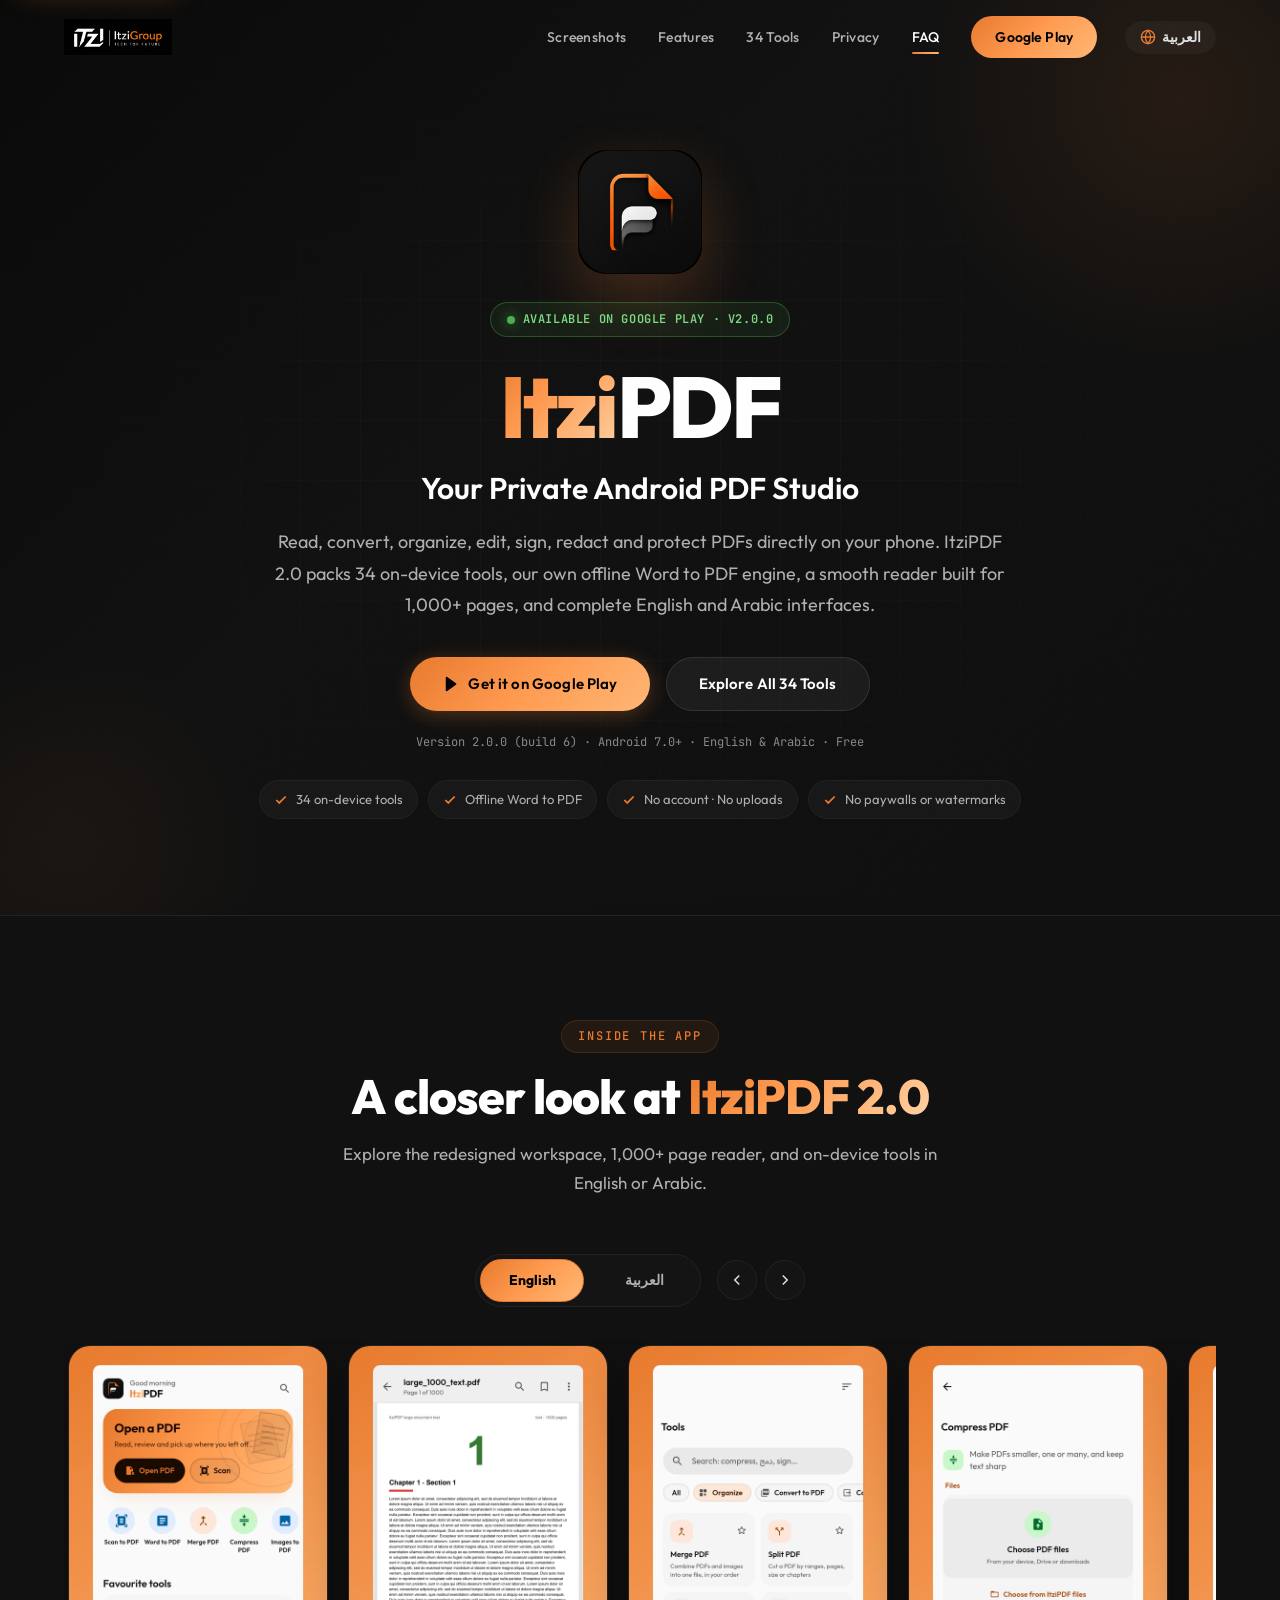
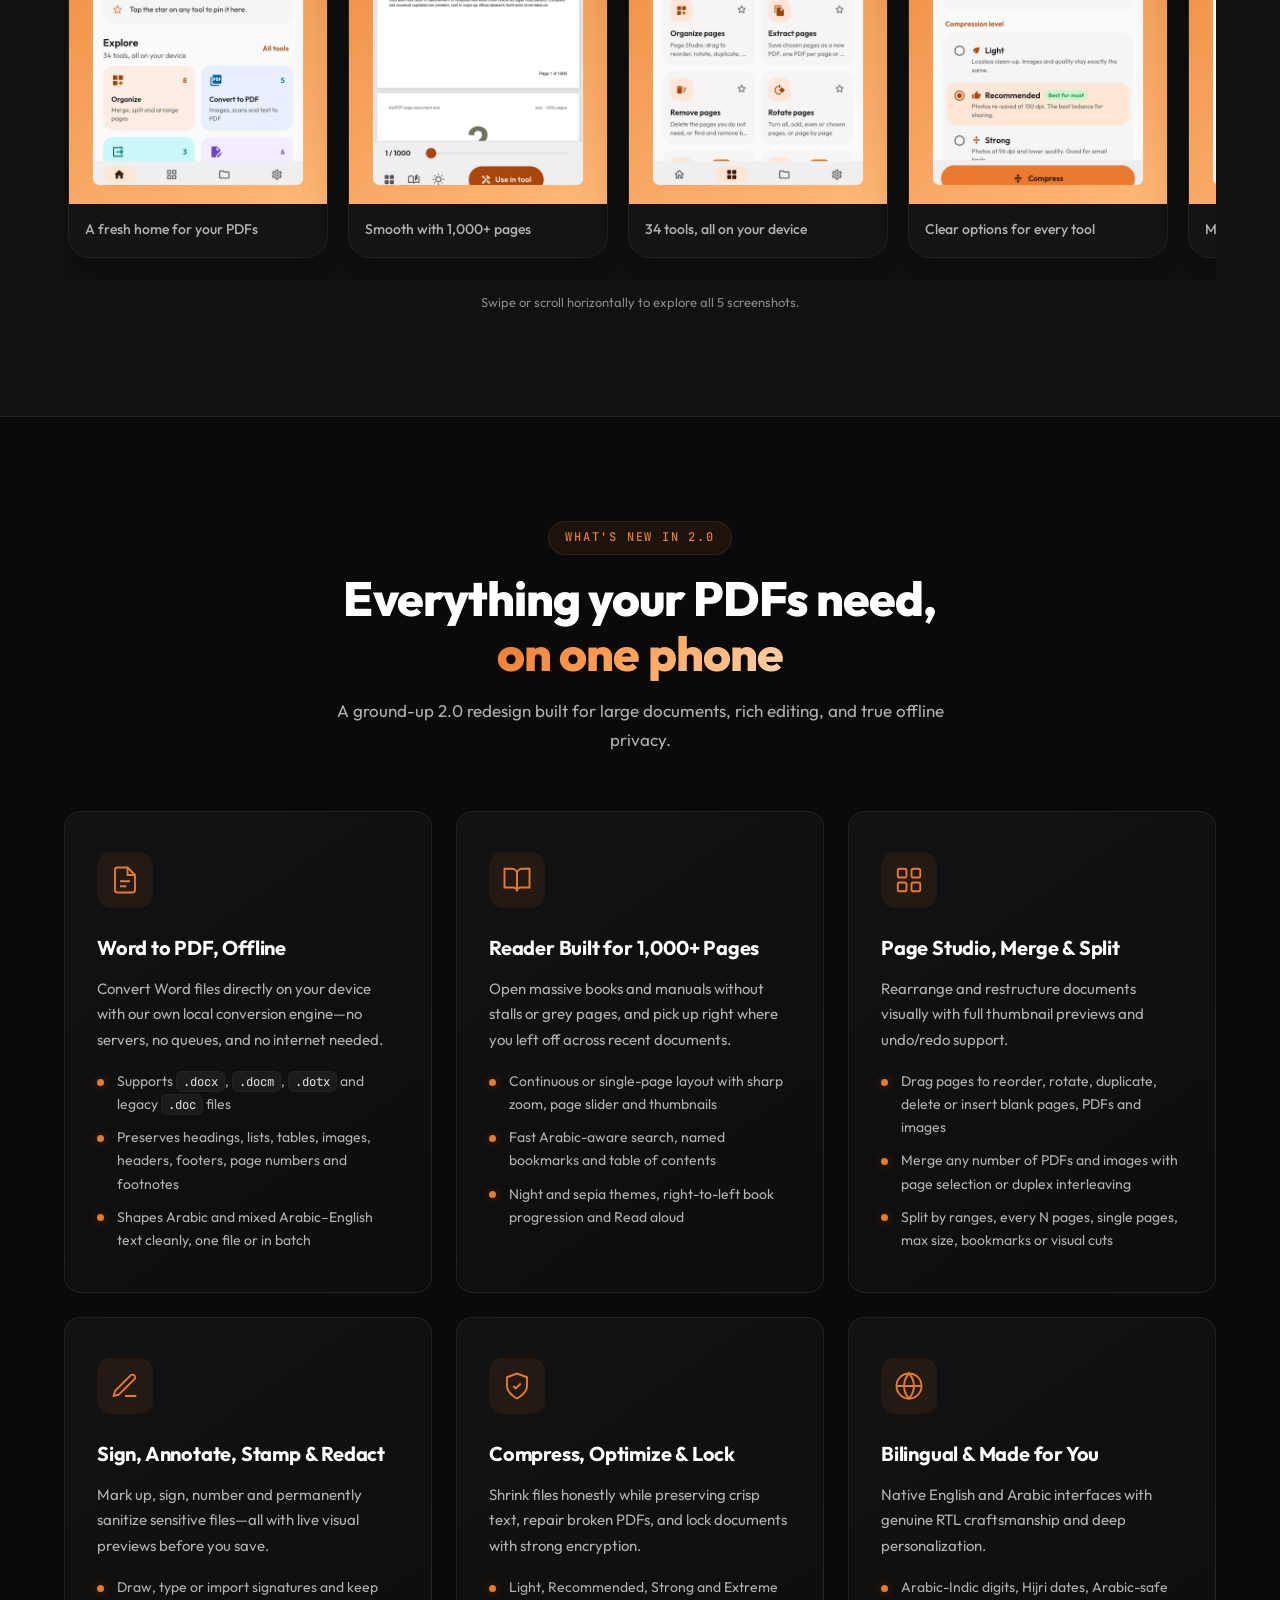
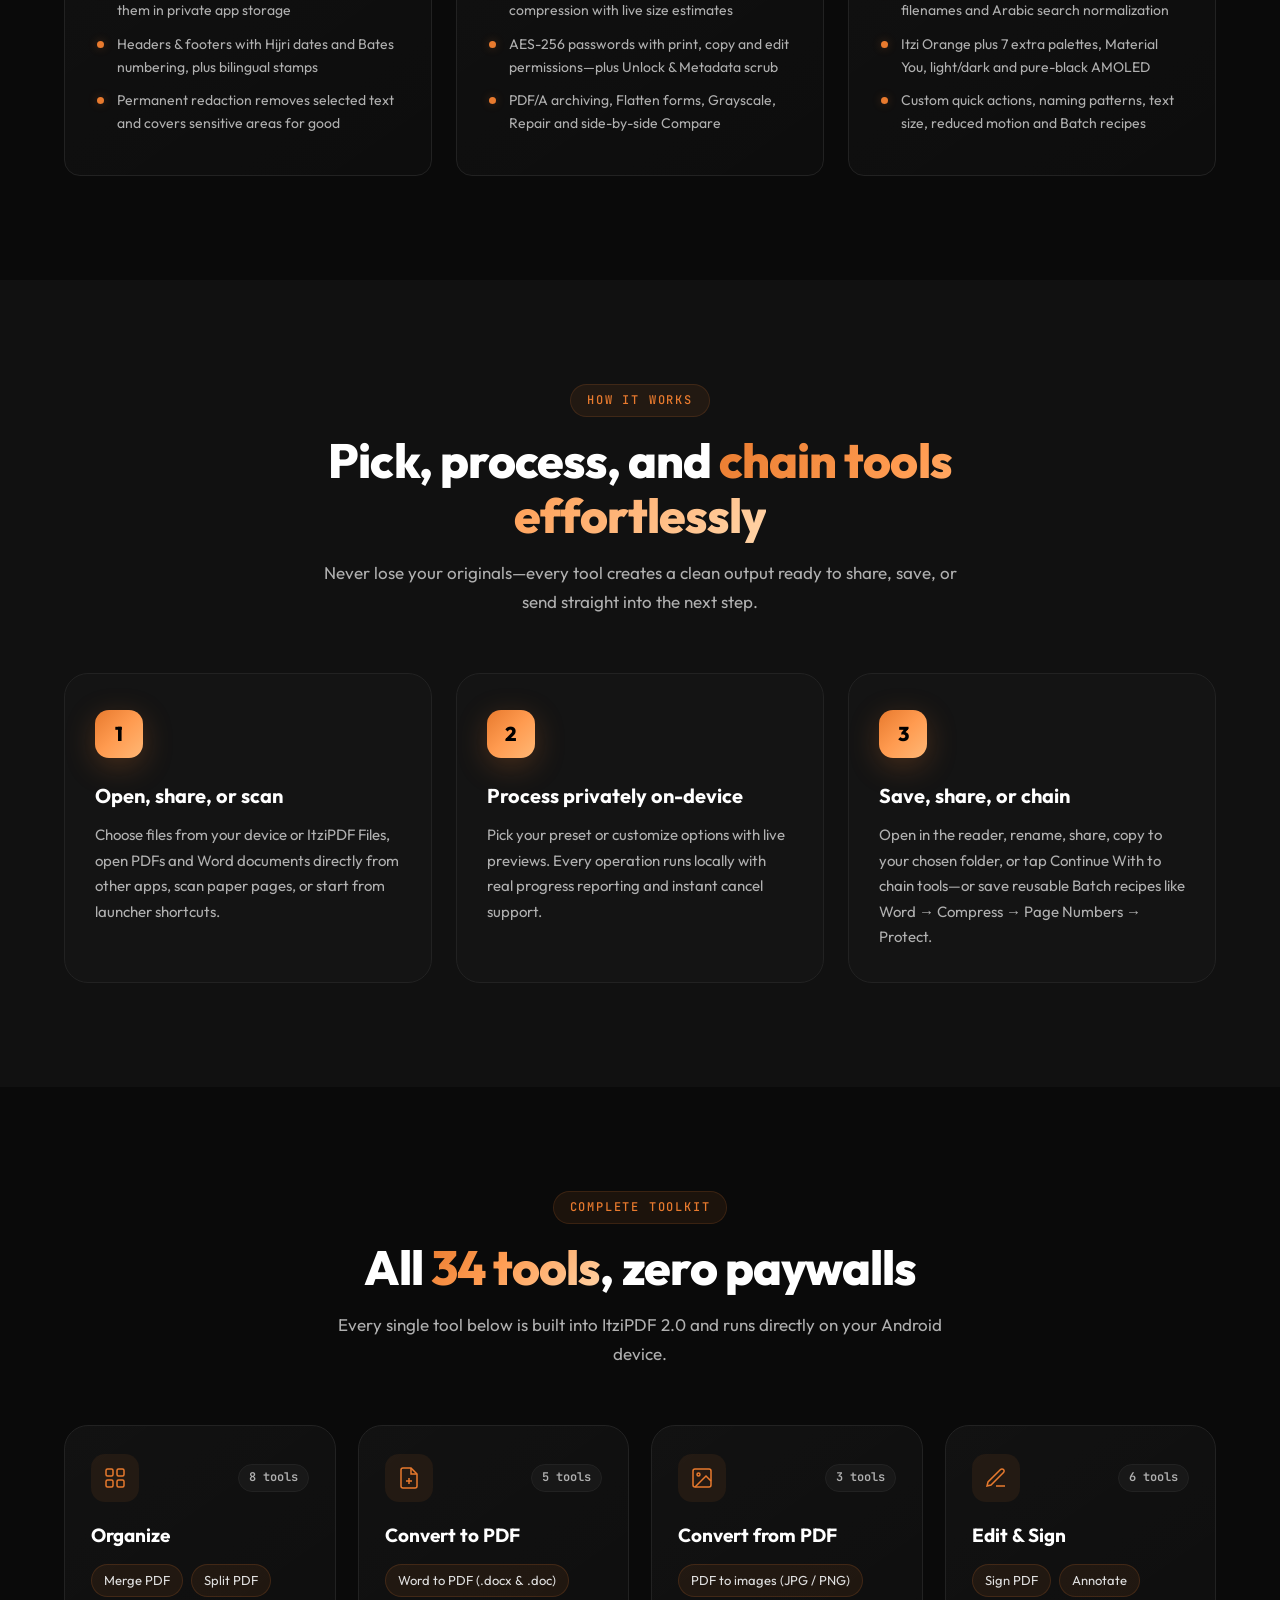
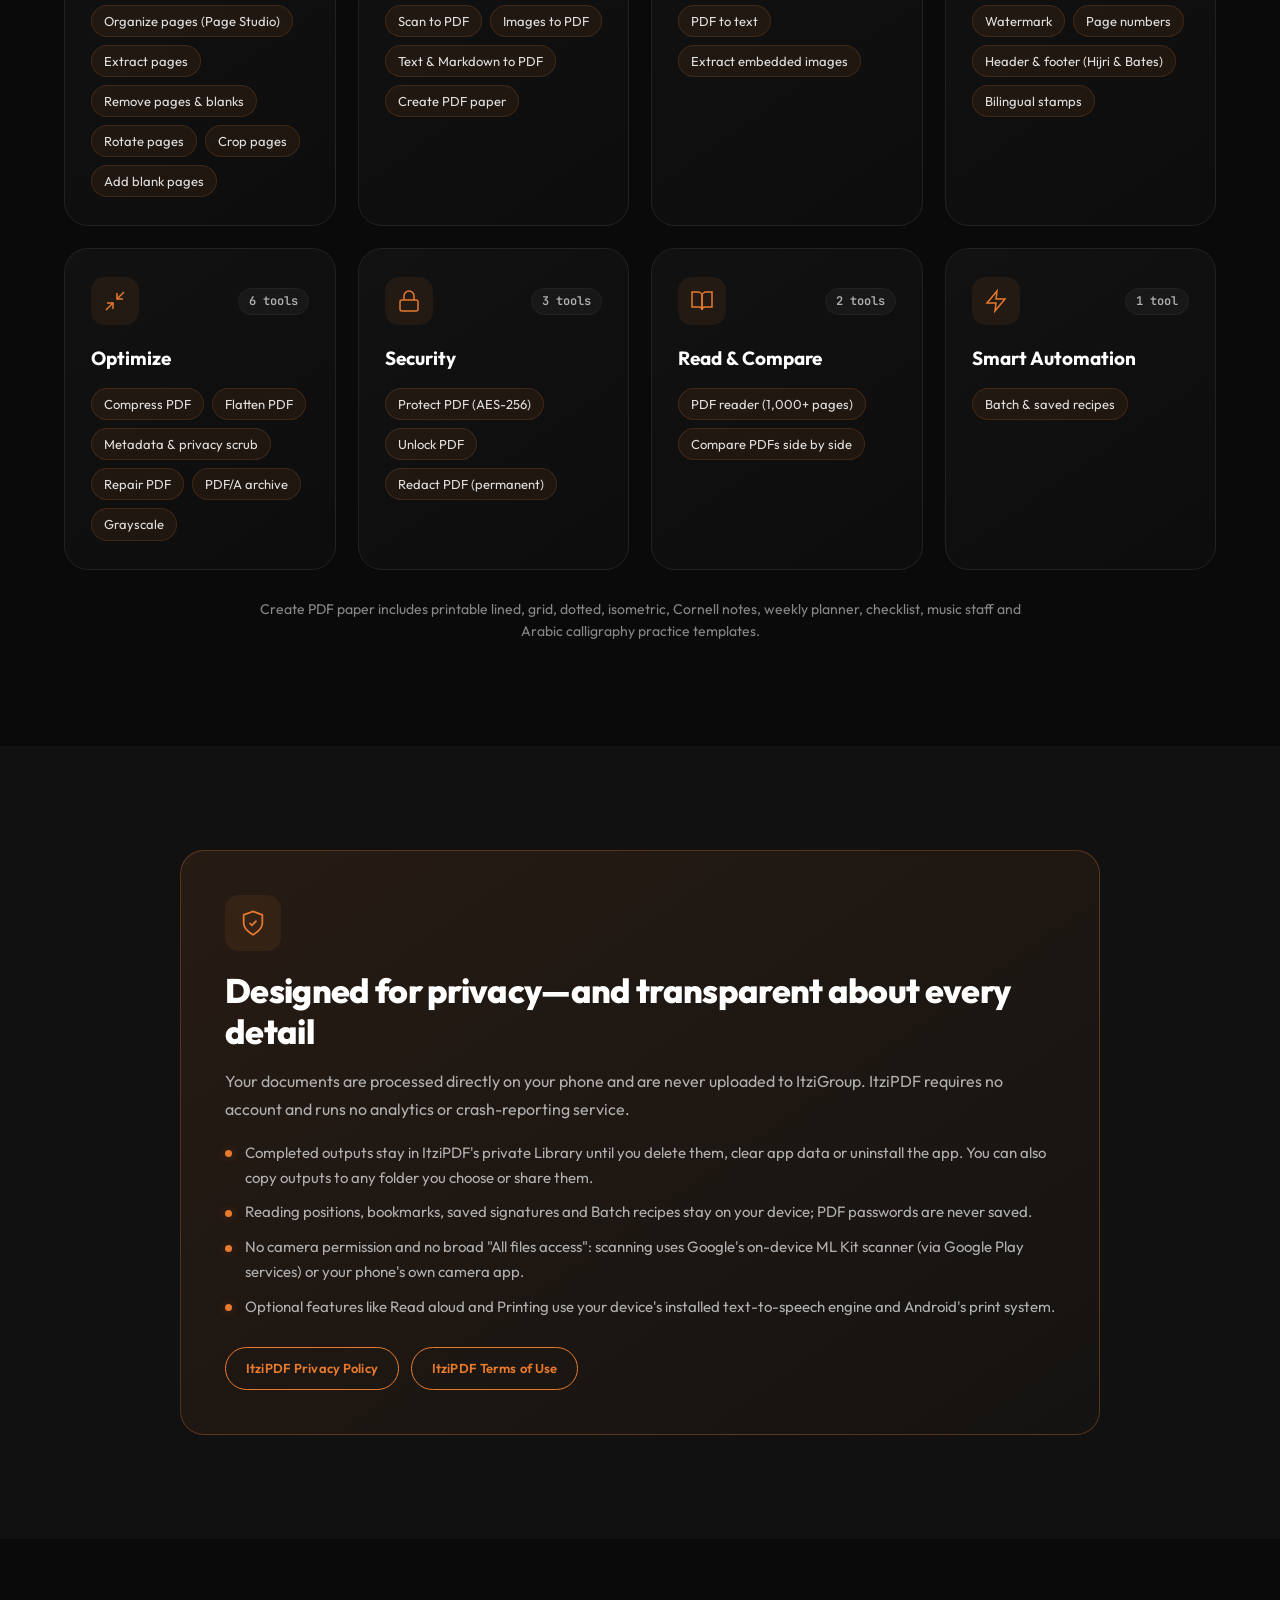
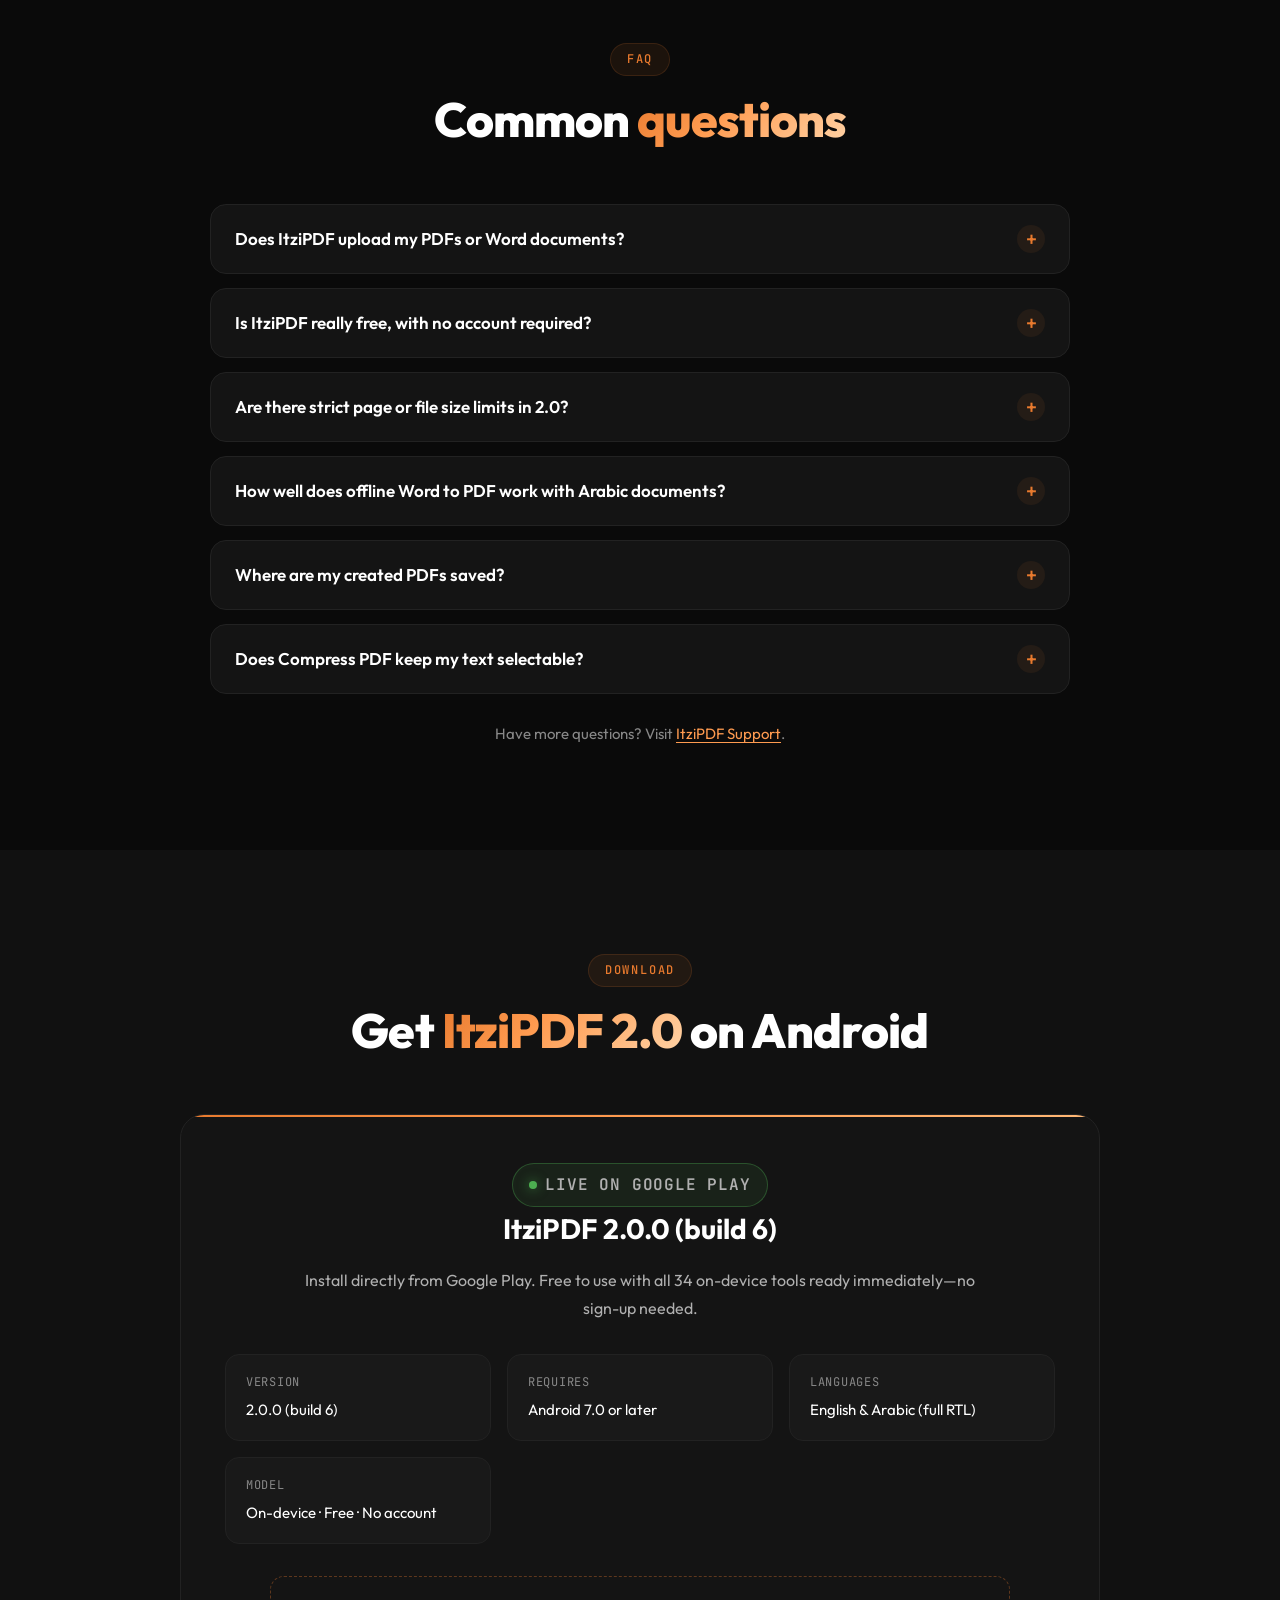
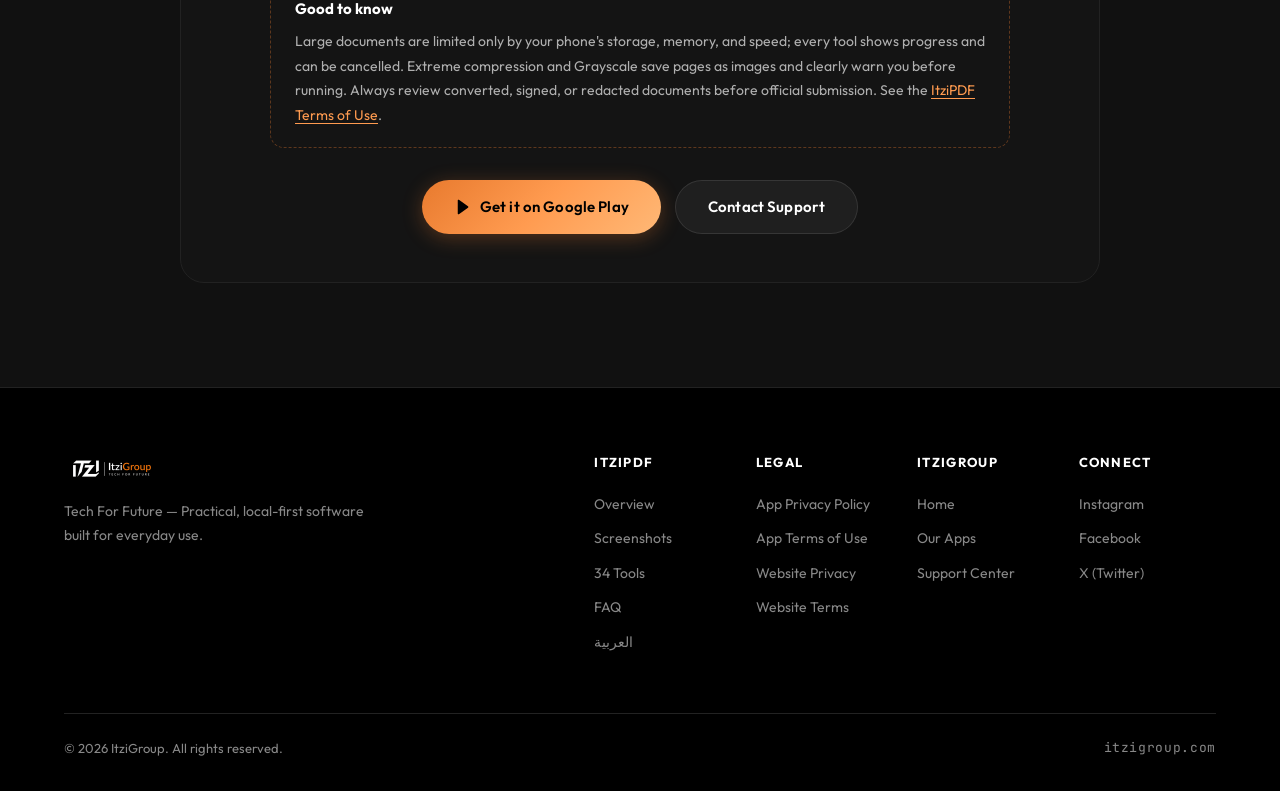
<file: itzipdf/index.html>
<!DOCTYPE html>
<html lang="en" dir="ltr">
<head>
    <meta charset="UTF-8">
    <meta name="viewport" content="width=device-width, initial-scale=1.0">
    <title>ItziPDF 2.0 — Private Android PDF Studio | ItziGroup</title>
    <meta name="description" content="ItziPDF 2.0 for Android: 34 on-device PDF tools, offline Word to PDF, a reader built for 1,000+ pages, merge, split, compress, sign, redact and protect—free and private in English and Arabic.">
    <meta name="robots" content="index, follow">
    <meta name="author" content="ItziGroup">
    <meta name="theme-color" content="#0a0a0a">
    <meta name="color-scheme" content="dark">

    <!-- Security Headers -->
    <meta http-equiv="X-Content-Type-Options" content="nosniff">
    <meta name="referrer" content="strict-origin-when-cross-origin">
    <meta http-equiv="Content-Security-Policy" content="default-src 'self'; script-src 'self'; style-src 'self' 'unsafe-inline'; font-src 'self'; img-src 'self' data:; connect-src 'self'; frame-src 'none'; object-src 'none'; base-uri 'self'; form-action 'self';">

    <!-- Open Graph / Social -->
    <meta property="og:title" content="ItziPDF 2.0 — Your Private Android PDF Studio">
    <meta property="og:description" content="Free, local-first Android PDF studio with 34 tools, offline Word to PDF, and a 1,000+ page reader—fully in English and Arabic.">
    <meta property="og:type" content="website">
    <meta property="og:url" content="https://itzigroup.com/itzipdf">
    <meta property="og:image" content="https://itzigroup.com/assets/itzipdf-og.png">
    <meta property="og:image:width" content="1200">
    <meta property="og:image:height" content="630">
    <meta property="og:image:alt" content="ItziPDF 2.0: Your Private Android PDF Studio — 34 on-device tools, offline Word to PDF, English and Arabic.">
    <meta property="og:site_name" content="ItziGroup">
    <meta property="og:locale" content="en_US">
    <meta property="og:locale:alternate" content="ar_AR">
    <meta name="twitter:card" content="summary_large_image">
    <meta name="twitter:site" content="@ItziGroup">
    <meta name="twitter:title" content="ItziPDF 2.0 — Your Private Android PDF Studio">
    <meta name="twitter:description" content="34 on-device PDF tools, offline Word to PDF, and a 1,000+ page reader for Android. Free, no account, no uploads.">
    <meta name="twitter:image" content="https://itzigroup.com/assets/itzipdf-og.png">
    <meta name="twitter:image:alt" content="ItziPDF 2.0: Your Private Android PDF Studio.">

    <link rel="canonical" href="https://itzigroup.com/itzipdf">
    <link rel="alternate" hreflang="en" href="https://itzigroup.com/itzipdf">
    <link rel="alternate" hreflang="ar" href="https://itzigroup.com/itzipdf/ar">
    <link rel="alternate" hreflang="x-default" href="https://itzigroup.com/itzipdf">
    <link rel="icon" type="image/png" href="../assets/favicon.png">
    <link rel="apple-touch-icon" href="../assets/apple-touch-icon.png">

    <!-- Structured data (JSON data block, not executable script) -->
    <script type="application/ld+json">
    {
        "@context": "https://schema.org",
        "@type": "MobileApplication",
        "name": "ItziPDF",
        "operatingSystem": "Android 7.0 or later",
        "applicationCategory": "ProductivityApplication",
        "softwareVersion": "2.0.0",
        "inLanguage": ["en", "ar"],
        "isAccessibleForFree": true,
        "url": "https://itzigroup.com/itzipdf",
        "image": "https://itzigroup.com/assets/itzipdf-icon.png",
        "screenshot": "https://itzigroup.com/assets/itzipdf-og.png",
        "downloadUrl": "https://play.google.com/store/apps/details?id=com.itzigroup.itzipdf&pcampaignid=web_share",
        "description": "A free, local-first Android PDF studio with 34 on-device tools: offline Word to PDF, 1,000+ page reader, Page Studio, merge, split, compress, edit, sign, protect and permanent redaction, in English and Arabic.",
        "offers": {
            "@type": "Offer",
            "price": "0",
            "priceCurrency": "USD"
        },
        "author": {
            "@type": "Organization",
            "name": "ItziGroup",
            "url": "https://itzigroup.com/"
        },
        "publisher": {
            "@type": "Organization",
            "name": "ItziGroup",
            "url": "https://itzigroup.com/"
        }
    }
    </script>

    <link rel="stylesheet" href="../styles.css?v=20261120">
    <noscript><style>[data-aos] { opacity: 1 !important; transform: none !important; }</style></noscript>
</head>
<body class="ip-page">
    <a class="skip-link" href="#main">Skip to main content</a>

    <!-- Navigation -->
    <nav class="navbar ip-nav" id="navbar" aria-label="Main">
        <div class="nav-container">
            <a href="/" class="nav-logo" aria-label="ItziGroup home">
                <img src="../assets/logo-sm.png" alt="ItziGroup Logo" class="logo-img" width="108" height="36">
            </a>
            <div class="nav-links" id="navLinks">
                <a href="#screenshots" class="nav-link">Screenshots</a>
                <a href="#features" class="nav-link">Features</a>
                <a href="#tools" class="nav-link">34 Tools</a>
                <a href="#privacy" class="nav-link">Privacy</a>
                <a href="#faq" class="nav-link">FAQ</a>
                <a href="https://play.google.com/store/apps/details?id=com.itzigroup.itzipdf&amp;pcampaignid=web_share" class="nav-link nav-cta" target="_blank" rel="noopener noreferrer">Google Play<span class="visually-hidden"> (opens in a new tab)</span></a>
            </div>
            <div class="ip-nav-actions">
                <a href="/itzipdf/ar" class="lang-switch" hreflang="ar" lang="ar" aria-label="اقرأ هذه الصفحة بالعربية (Arabic)">
                    <svg aria-hidden="true" focusable="false" width="16" height="16" viewBox="0 0 24 24" fill="none" stroke="currentColor" stroke-width="2"><circle cx="12" cy="12" r="10"/><path d="M2 12h20M12 2a15.3 15.3 0 0 1 4 10 15.3 15.3 0 0 1-4 10 15.3 15.3 0 0 1-4-10 15.3 15.3 0 0 1 4-10z"/></svg>
                    <span>العربية</span>
                </a>
                <button class="nav-toggle" id="navToggle" type="button" aria-label="Open menu" aria-expanded="false" aria-controls="navLinks" data-label-open="Open menu" data-label-close="Close menu">
                    <span></span>
                    <span></span>
                    <span></span>
                </button>
            </div>
        </div>
    </nav>

    <main id="main" tabindex="-1">
        <!-- Hero -->
        <section class="ip-hero" id="top" aria-labelledby="ip-title">
            <div class="hero-bg-grid" aria-hidden="true"></div>
            <div class="container">
                <img src="../assets/itzipdf-icon-192.png" alt="ItziPDF app icon" class="ip-hero-icon" width="124" height="124" fetchpriority="high">
                <p class="ip-release-pill">Available on Google Play · v2.0.0</p>
                <h1 class="ip-title" id="ip-title"><span class="text-gradient">Itzi</span>PDF</h1>
                <p class="ip-tagline">Your Private Android PDF Studio</p>
                <p class="ip-lead">Read, convert, organize, edit, sign, redact and protect PDFs directly on your phone. ItziPDF 2.0 packs 34 on-device tools, our own offline Word to PDF engine, a smooth reader built for 1,000+ pages, and complete English and Arabic interfaces.</p>
                <div class="ip-actions">
                    <a href="https://play.google.com/store/apps/details?id=com.itzigroup.itzipdf&amp;pcampaignid=web_share" class="btn btn-primary" target="_blank" rel="noopener noreferrer">
                        <svg aria-hidden="true" focusable="false" width="18" height="18" viewBox="0 0 24 24" fill="currentColor"><path d="M5 3.3a1 1 0 0 1 1.53-.84l12.1 8.7a1 1 0 0 1 0 1.68l-12.1 8.7A1 1 0 0 1 5 20.7V3.3Z"/></svg>
                        <span>Get it on Google Play</span><span class="visually-hidden"> (opens in a new tab)</span>
                    </a>
                    <a href="#tools" class="btn btn-secondary">
                        <span>Explore All 34 Tools</span>
                    </a>
                </div>
                <p class="ip-hero-meta">Version 2.0.0 (build 6) · Android 7.0+ · English &amp; Arabic · Free</p>
                <ul class="ip-trust" aria-label="Key highlights">
                    <li><svg aria-hidden="true" focusable="false" width="14" height="14" viewBox="0 0 24 24" fill="none" stroke="currentColor" stroke-width="3"><polyline points="20 6 9 17 4 12"/></svg>34 on-device tools</li>
                    <li><svg aria-hidden="true" focusable="false" width="14" height="14" viewBox="0 0 24 24" fill="none" stroke="currentColor" stroke-width="3"><polyline points="20 6 9 17 4 12"/></svg>Offline Word to PDF</li>
                    <li><svg aria-hidden="true" focusable="false" width="14" height="14" viewBox="0 0 24 24" fill="none" stroke="currentColor" stroke-width="3"><polyline points="20 6 9 17 4 12"/></svg>No account · No uploads</li>
                    <li><svg aria-hidden="true" focusable="false" width="14" height="14" viewBox="0 0 24 24" fill="none" stroke="currentColor" stroke-width="3"><polyline points="20 6 9 17 4 12"/></svg>No paywalls or watermarks</li>
                </ul>
            </div>
        </section>

        <!-- App Screenshots -->
        <section class="section ip-bg-soft ip-showcase" id="screenshots" aria-labelledby="screenshots-title">
            <div class="container">
                <div class="section-header">
                    <span class="section-tag">Inside the App</span>
                    <h2 class="section-title" id="screenshots-title">A closer look at <span class="text-gradient">ItziPDF 2.0</span></h2>
                    <p class="section-subtitle">Explore the redesigned workspace, 1,000+ page reader, and on-device tools in English or Arabic.</p>
                </div>

                <div class="gallery-switcher">
                    <div class="gallery-toolbar">
                        <div class="gallery-tabs" role="tablist" aria-label="Screenshot language">
                            <button class="gallery-language-tab" id="screenshots-en" type="button" role="tab" aria-selected="true" aria-controls="gallery-panel-en" data-gallery-panel="gallery-panel-en" data-gallery-lang="en">English</button>
                            <button class="gallery-language-tab" id="screenshots-ar" type="button" role="tab" aria-selected="false" aria-controls="gallery-panel-ar" data-gallery-panel="gallery-panel-ar" data-gallery-lang="ar" tabindex="-1" lang="ar" dir="rtl">العربية</button>
                        </div>
                        <div class="gallery-nav-controls" aria-label="Gallery navigation">
                            <button type="button" class="gallery-nav-btn" data-gallery-scroll="prev" aria-label="Previous screenshots">
                                <svg aria-hidden="true" focusable="false" width="18" height="18" viewBox="0 0 24 24" fill="none" stroke="currentColor" stroke-width="2"><polyline points="15 18 9 12 15 6"/></svg>
                            </button>
                            <button type="button" class="gallery-nav-btn" data-gallery-scroll="next" aria-label="Next screenshots">
                                <svg aria-hidden="true" focusable="false" width="18" height="18" viewBox="0 0 24 24" fill="none" stroke="currentColor" stroke-width="2"><polyline points="9 18 15 12 9 6"/></svg>
                            </button>
                        </div>
                    </div>

                    <div class="gallery-panels">
                        <div class="gallery-panel gallery-panel-en" id="gallery-panel-en" role="tabpanel" aria-labelledby="screenshots-en" lang="en" dir="ltr">
                            <div class="screenshot-rail" tabindex="0" aria-label="English ItziPDF 2.0 screenshots">
                                <figure class="screenshot-card">
                                    <img src="../assets/itzipdf/v2/en-US/01-home.webp" width="1080" height="1920" alt="ItziPDF 2.0 home screen showing Open a PDF, Scan, quick actions, Favourite tools and 34 tool categories" decoding="async">
                                    <figcaption>A fresh home for your PDFs</figcaption>
                                </figure>
                                <figure class="screenshot-card">
                                    <img src="../assets/itzipdf/v2/en-US/02-reader-1000-pages.webp" width="1080" height="1920" alt="ItziPDF reader smoothly viewing a 1,000-page PDF with page slider" loading="lazy" decoding="async">
                                    <figcaption>Smooth with 1,000+ pages</figcaption>
                                </figure>
                                <figure class="screenshot-card">
                                    <img src="../assets/itzipdf/v2/en-US/03-all-tools.webp" width="1080" height="1920" alt="ItziPDF tools directory with categories and instant search" loading="lazy" decoding="async">
                                    <figcaption>34 tools, all on your device</figcaption>
                                </figure>
                                <figure class="screenshot-card">
                                    <img src="../assets/itzipdf/v2/en-US/04-compress.webp" width="1080" height="1920" alt="ItziPDF Compress PDF tool showing Light, Recommended and Strong presets" loading="lazy" decoding="async">
                                    <figcaption>Clear options for every tool</figcaption>
                                </figure>
                                <figure class="screenshot-card">
                                    <img src="../assets/itzipdf/v2/en-US/05-settings.webp" width="1080" height="1920" alt="ItziPDF Settings showing appearance, language, files, processing defaults and reader options" loading="lazy" decoding="async">
                                    <figcaption>Make it yours</figcaption>
                                </figure>
                            </div>
                        </div>

                        <div class="gallery-panel gallery-panel-ar" id="gallery-panel-ar" role="tabpanel" aria-labelledby="screenshots-ar" lang="ar" dir="rtl" hidden>
                            <div class="screenshot-rail" tabindex="0" aria-label="لقطات شاشة ItziPDF 2.0 باللغة العربية">
                                <figure class="screenshot-card">
                                    <img src="../assets/itzipdf/v2/ar/01-home.webp" width="1080" height="1920" alt="الشاشة الرئيسية في ItziPDF 2.0 مع فتح ملف PDF والمسح والإجراءات السريعة وفئات الأدوات" loading="lazy" decoding="async">
                                    <figcaption>بداية جديدة لملفات PDF</figcaption>
                                </figure>
                                <figure class="screenshot-card">
                                    <img src="../assets/itzipdf/v2/ar/02-reader-1000-pages.webp" width="1080" height="1920" alt="قارئ ItziPDF يعرض ملفًا من ألف صفحة بسلاسة مع شريط التنقل" loading="lazy" decoding="async">
                                    <figcaption>سلاسة مع أكثر من 1000 صفحة</figcaption>
                                </figure>
                                <figure class="screenshot-card">
                                    <img src="../assets/itzipdf/v2/ar/03-all-tools.webp" width="1080" height="1920" alt="دليل أدوات ItziPDF مع الفئات والبحث الفوري" loading="lazy" decoding="async">
                                    <figcaption>34 أداة بالكامل على جهازك</figcaption>
                                </figure>
                                <figure class="screenshot-card">
                                    <img src="../assets/itzipdf/v2/ar/04-compress.webp" width="1080" height="1920" alt="أداة ضغط PDF في ItziPDF بمستويات خفيف وموصى به وقوي" loading="lazy" decoding="async">
                                    <figcaption>خيارات واضحة لكل أداة</figcaption>
                                </figure>
                                <figure class="screenshot-card">
                                    <img src="../assets/itzipdf/v2/ar/05-settings.webp" width="1080" height="1920" alt="إعدادات ItziPDF للمظهر واللغة والملفات وإعدادات المعالجة والقارئ" loading="lazy" decoding="async">
                                    <figcaption>خصّصه على طريقتك</figcaption>
                                </figure>
                            </div>
                        </div>
                    </div>
                    <p class="gallery-hint" data-english="Swipe or scroll horizontally to explore all 5 screenshots." data-arabic="اسحب أو مرّر أفقيًا لاستعراض جميع لقطات الشاشة.">Swipe or scroll horizontally to explore all 5 screenshots.</p>
                </div>
            </div>
        </section>

        <!-- Features -->
        <section class="section ip-bg-rich" id="features" aria-labelledby="features-title">
            <div class="container">
                <div class="section-header">
                    <span class="section-tag">What's New in 2.0</span>
                    <h2 class="section-title" id="features-title">Everything your PDFs need, <span class="text-gradient">on one phone</span></h2>
                    <p class="section-subtitle">A ground-up 2.0 redesign built for large documents, rich editing, and true offline privacy.</p>
                </div>
                <div class="ip-grid">
                    <article class="about-card" data-aos="fade-up">
                        <div class="card-icon">
                            <svg aria-hidden="true" focusable="false" width="30" height="30" viewBox="0 0 24 24" fill="none" stroke="currentColor" stroke-width="1.5"><path d="M14 2H6a2 2 0 0 0-2 2v16a2 2 0 0 0 2 2h12a2 2 0 0 0 2-2V8z"/><polyline points="14 2 14 8 20 8"/><line x1="8" y1="13" x2="16" y2="13"/><line x1="8" y1="17" x2="13" y2="17"/></svg>
                        </div>
                        <h3>Word to PDF, Offline</h3>
                        <p>Convert Word files directly on your device with our own local conversion engine—no servers, no queues, and no internet needed.</p>
                        <ul class="ip-list">
                            <li>Supports <code>.docx</code>, <code>.docm</code>, <code>.dotx</code> and legacy <code>.doc</code> files</li>
                            <li>Preserves headings, lists, tables, images, headers, footers, page numbers and footnotes</li>
                            <li>Shapes Arabic and mixed Arabic–English text cleanly, one file or in batch</li>
                        </ul>
                    </article>

                    <article class="about-card" data-aos="fade-up" data-aos-delay="100">
                        <div class="card-icon">
                            <svg aria-hidden="true" focusable="false" width="30" height="30" viewBox="0 0 24 24" fill="none" stroke="currentColor" stroke-width="1.5"><path d="M2 3h6a4 4 0 0 1 4 4v14a3 3 0 0 0-3-3H2z"/><path d="M22 3h-6a4 4 0 0 0-4 4v14a3 3 0 0 1 3-3h7z"/></svg>
                        </div>
                        <h3>Reader Built for 1,000+ Pages</h3>
                        <p>Open massive books and manuals without stalls or grey pages, and pick up right where you left off across recent documents.</p>
                        <ul class="ip-list">
                            <li>Continuous or single-page layout with sharp zoom, page slider and thumbnails</li>
                            <li>Fast Arabic-aware search, named bookmarks and table of contents</li>
                            <li>Night and sepia themes, right-to-left book progression and Read aloud</li>
                        </ul>
                    </article>

                    <article class="about-card" data-aos="fade-up" data-aos-delay="200">
                        <div class="card-icon">
                            <svg aria-hidden="true" focusable="false" width="30" height="30" viewBox="0 0 24 24" fill="none" stroke="currentColor" stroke-width="1.5"><rect x="3" y="3" width="7" height="7" rx="1.5"/><rect x="14" y="3" width="7" height="7" rx="1.5"/><rect x="3" y="14" width="7" height="7" rx="1.5"/><rect x="14" y="14" width="7" height="7" rx="1.5"/></svg>
                        </div>
                        <h3>Page Studio, Merge &amp; Split</h3>
                        <p>Rearrange and restructure documents visually with full thumbnail previews and undo/redo support.</p>
                        <ul class="ip-list">
                            <li>Drag pages to reorder, rotate, duplicate, delete or insert blank pages, PDFs and images</li>
                            <li>Merge any number of PDFs and images with page selection or duplex interleaving</li>
                            <li>Split by ranges, every N pages, single pages, max size, bookmarks or visual cuts</li>
                        </ul>
                    </article>

                    <article class="about-card" data-aos="fade-up">
                        <div class="card-icon">
                            <svg aria-hidden="true" focusable="false" width="30" height="30" viewBox="0 0 24 24" fill="none" stroke="currentColor" stroke-width="1.5"><path d="M12 20h9"/><path d="M16.5 3.5a2.121 2.121 0 0 1 3 3L7 19l-4 1 1-4L16.5 3.5z"/></svg>
                        </div>
                        <h3>Sign, Annotate, Stamp &amp; Redact</h3>
                        <p>Mark up, sign, number and permanently sanitize sensitive files—all with live visual previews before you save.</p>
                        <ul class="ip-list">
                            <li>Draw, type or import signatures and keep them in private app storage</li>
                            <li>Headers &amp; footers with Hijri dates and Bates numbering, plus bilingual stamps</li>
                            <li>Permanent redaction removes selected text and covers sensitive areas for good</li>
                        </ul>
                    </article>

                    <article class="about-card" data-aos="fade-up" data-aos-delay="100">
                        <div class="card-icon">
                            <svg aria-hidden="true" focusable="false" width="30" height="30" viewBox="0 0 24 24" fill="none" stroke="currentColor" stroke-width="1.5"><path d="M12 22s8-4 8-10V5l-8-3-8 3v7c0 6 8 10 8 10z"/><path d="M9 12l2 2 4-4"/></svg>
                        </div>
                        <h3>Compress, Optimize &amp; Lock</h3>
                        <p>Shrink files honestly while preserving crisp text, repair broken PDFs, and lock documents with strong encryption.</p>
                        <ul class="ip-list">
                            <li>Light, Recommended, Strong and Extreme compression with live size estimates</li>
                            <li>AES-256 passwords with print, copy and edit permissions—plus Unlock &amp; Metadata scrub</li>
                            <li>PDF/A archiving, Flatten forms, Grayscale, Repair and side-by-side Compare</li>
                        </ul>
                    </article>

                    <article class="about-card" data-aos="fade-up" data-aos-delay="200">
                        <div class="card-icon">
                            <svg aria-hidden="true" focusable="false" width="30" height="30" viewBox="0 0 24 24" fill="none" stroke="currentColor" stroke-width="1.5"><circle cx="12" cy="12" r="10"/><path d="M2 12h20M12 2a15.3 15.3 0 0 1 4 10 15.3 15.3 0 0 1-4 10 15.3 15.3 0 0 1-4-10 15.3 15.3 0 0 1 4-10z"/></svg>
                        </div>
                        <h3>Bilingual &amp; Made for You</h3>
                        <p>Native English and Arabic interfaces with genuine RTL craftsmanship and deep personalization.</p>
                        <ul class="ip-list">
                            <li>Arabic-Indic digits, Hijri dates, Arabic-safe filenames and Arabic search normalization</li>
                            <li>Itzi Orange plus 7 extra palettes, Material You, light/dark and pure-black AMOLED</li>
                            <li>Custom quick actions, naming patterns, text size, reduced motion and Batch recipes</li>
                        </ul>
                    </article>
                </div>
            </div>
        </section>

        <!-- Workflow -->
        <section class="section ip-bg-soft" id="workflow" aria-labelledby="workflow-title">
            <div class="container">
                <div class="section-header">
                    <span class="section-tag">How It Works</span>
                    <h2 class="section-title" id="workflow-title">Pick, process, and <span class="text-gradient">chain tools effortlessly</span></h2>
                    <p class="section-subtitle">Never lose your originals—every tool creates a clean output ready to share, save, or send straight into the next step.</p>
                </div>
                <ol class="ip-steps">
                    <li class="ip-step" data-aos="fade-up">
                        <span class="ip-step-number" aria-hidden="true">1</span>
                        <h3>Open, share, or scan</h3>
                        <p>Choose files from your device or ItziPDF Files, open PDFs and Word documents directly from other apps, scan paper pages, or start from launcher shortcuts.</p>
                    </li>
                    <li class="ip-step" data-aos="fade-up" data-aos-delay="100">
                        <span class="ip-step-number" aria-hidden="true">2</span>
                        <h3>Process privately on-device</h3>
                        <p>Pick your preset or customize options with live previews. Every operation runs locally with real progress reporting and instant cancel support.</p>
                    </li>
                    <li class="ip-step" data-aos="fade-up" data-aos-delay="200">
                        <span class="ip-step-number" aria-hidden="true">3</span>
                        <h3>Save, share, or chain</h3>
                        <p>Open in the reader, rename, share, copy to your chosen folder, or tap Continue With to chain tools—or save reusable Batch recipes like Word → Compress → Page Numbers → Protect.</p>
                    </li>
                </ol>
            </div>
        </section>

        <!-- Complete 34-Tool Directory -->
        <section class="section ip-bg-rich" id="tools" aria-labelledby="tools-title">
            <div class="container">
                <div class="section-header">
                    <span class="section-tag">Complete Toolkit</span>
                    <h2 class="section-title" id="tools-title">All <span class="text-gradient">34 tools</span>, zero paywalls</h2>
                    <p class="section-subtitle">Every single tool below is built into ItziPDF 2.0 and runs directly on your Android device.</p>
                </div>

                <div class="ip-tools-grid">
                    <article class="ip-tool-card" data-aos="fade-up">
                        <div class="ip-tool-card-head">
                            <div class="card-icon">
                                <svg aria-hidden="true" focusable="false" width="24" height="24" viewBox="0 0 24 24" fill="none" stroke="currentColor" stroke-width="1.5"><rect x="3" y="3" width="7" height="7" rx="1.5"/><rect x="14" y="3" width="7" height="7" rx="1.5"/><rect x="3" y="14" width="7" height="7" rx="1.5"/><rect x="14" y="14" width="7" height="7" rx="1.5"/></svg>
                            </div>
                            <span class="ip-tool-count">8 tools</span>
                        </div>
                        <h3>Organize</h3>
                        <ul class="ip-chips">
                            <li>Merge PDF</li>
                            <li>Split PDF</li>
                            <li>Organize pages (Page Studio)</li>
                            <li>Extract pages</li>
                            <li>Remove pages &amp; blanks</li>
                            <li>Rotate pages</li>
                            <li>Crop pages</li>
                            <li>Add blank pages</li>
                        </ul>
                    </article>

                    <article class="ip-tool-card" data-aos="fade-up" data-aos-delay="50">
                        <div class="ip-tool-card-head">
                            <div class="card-icon">
                                <svg aria-hidden="true" focusable="false" width="24" height="24" viewBox="0 0 24 24" fill="none" stroke="currentColor" stroke-width="1.5"><path d="M14 2H6a2 2 0 0 0-2 2v16a2 2 0 0 0 2 2h12a2 2 0 0 0 2-2V8z"/><polyline points="14 2 14 8 20 8"/><line x1="12" y1="18" x2="12" y2="12"/><line x1="9" y1="15" x2="15" y2="15"/></svg>
                            </div>
                            <span class="ip-tool-count">5 tools</span>
                        </div>
                        <h3>Convert to PDF</h3>
                        <ul class="ip-chips">
                            <li>Word to PDF (.docx &amp; .doc)</li>
                            <li>Scan to PDF</li>
                            <li>Images to PDF</li>
                            <li>Text &amp; Markdown to PDF</li>
                            <li>Create PDF paper</li>
                        </ul>
                    </article>

                    <article class="ip-tool-card" data-aos="fade-up" data-aos-delay="100">
                        <div class="ip-tool-card-head">
                            <div class="card-icon">
                                <svg aria-hidden="true" focusable="false" width="24" height="24" viewBox="0 0 24 24" fill="none" stroke="currentColor" stroke-width="1.5"><rect x="3" y="3" width="18" height="18" rx="2"/><circle cx="8.5" cy="8.5" r="1.5"/><path d="M21 15l-5-5L5 21"/></svg>
                            </div>
                            <span class="ip-tool-count">3 tools</span>
                        </div>
                        <h3>Convert from PDF</h3>
                        <ul class="ip-chips">
                            <li>PDF to images (JPG / PNG)</li>
                            <li>PDF to text</li>
                            <li>Extract embedded images</li>
                        </ul>
                    </article>

                    <article class="ip-tool-card" data-aos="fade-up" data-aos-delay="150">
                        <div class="ip-tool-card-head">
                            <div class="card-icon">
                                <svg aria-hidden="true" focusable="false" width="24" height="24" viewBox="0 0 24 24" fill="none" stroke="currentColor" stroke-width="1.5"><path d="M12 20h9"/><path d="M16.5 3.5a2.121 2.121 0 0 1 3 3L7 19l-4 1 1-4L16.5 3.5z"/></svg>
                            </div>
                            <span class="ip-tool-count">6 tools</span>
                        </div>
                        <h3>Edit &amp; Sign</h3>
                        <ul class="ip-chips">
                            <li>Sign PDF</li>
                            <li>Annotate</li>
                            <li>Watermark</li>
                            <li>Page numbers</li>
                            <li>Header &amp; footer (Hijri &amp; Bates)</li>
                            <li>Bilingual stamps</li>
                        </ul>
                    </article>

                    <article class="ip-tool-card" data-aos="fade-up">
                        <div class="ip-tool-card-head">
                            <div class="card-icon">
                                <svg aria-hidden="true" focusable="false" width="24" height="24" viewBox="0 0 24 24" fill="none" stroke="currentColor" stroke-width="1.5"><polyline points="4 14 10 14 10 20"/><polyline points="20 10 14 10 14 4"/><line x1="14" y1="10" x2="21" y2="3"/><line x1="3" y1="21" x2="10" y2="14"/></svg>
                            </div>
                            <span class="ip-tool-count">6 tools</span>
                        </div>
                        <h3>Optimize</h3>
                        <ul class="ip-chips">
                            <li>Compress PDF</li>
                            <li>Flatten PDF</li>
                            <li>Metadata &amp; privacy scrub</li>
                            <li>Repair PDF</li>
                            <li>PDF/A archive</li>
                            <li>Grayscale</li>
                        </ul>
                    </article>

                    <article class="ip-tool-card" data-aos="fade-up" data-aos-delay="50">
                        <div class="ip-tool-card-head">
                            <div class="card-icon">
                                <svg aria-hidden="true" focusable="false" width="24" height="24" viewBox="0 0 24 24" fill="none" stroke="currentColor" stroke-width="1.5"><rect x="3" y="11" width="18" height="11" rx="2"/><path d="M7 11V7a5 5 0 0 1 10 0v4"/></svg>
                            </div>
                            <span class="ip-tool-count">3 tools</span>
                        </div>
                        <h3>Security</h3>
                        <ul class="ip-chips">
                            <li>Protect PDF (AES-256)</li>
                            <li>Unlock PDF</li>
                            <li>Redact PDF (permanent)</li>
                        </ul>
                    </article>

                    <article class="ip-tool-card" data-aos="fade-up" data-aos-delay="100">
                        <div class="ip-tool-card-head">
                            <div class="card-icon">
                                <svg aria-hidden="true" focusable="false" width="24" height="24" viewBox="0 0 24 24" fill="none" stroke="currentColor" stroke-width="1.5"><path d="M2 3h6a4 4 0 0 1 4 4v14a3 3 0 0 0-3-3H2z"/><path d="M22 3h-6a4 4 0 0 0-4 4v14a3 3 0 0 1 3-3h7z"/></svg>
                            </div>
                            <span class="ip-tool-count">2 tools</span>
                        </div>
                        <h3>Read &amp; Compare</h3>
                        <ul class="ip-chips">
                            <li>PDF reader (1,000+ pages)</li>
                            <li>Compare PDFs side by side</li>
                        </ul>
                    </article>

                    <article class="ip-tool-card" data-aos="fade-up" data-aos-delay="150">
                        <div class="ip-tool-card-head">
                            <div class="card-icon">
                                <svg aria-hidden="true" focusable="false" width="24" height="24" viewBox="0 0 24 24" fill="none" stroke="currentColor" stroke-width="1.5"><polygon points="13 2 3 14 12 14 11 22 21 10 12 10 13 2"/></svg>
                            </div>
                            <span class="ip-tool-count">1 tool</span>
                        </div>
                        <h3>Smart Automation</h3>
                        <ul class="ip-chips">
                            <li>Batch &amp; saved recipes</li>
                        </ul>
                    </article>
                </div>

                <p class="ip-tools-note">Create PDF paper includes printable lined, grid, dotted, isometric, Cornell notes, weekly planner, checklist, music staff and Arabic calligraphy practice templates.</p>
            </div>
        </section>

        <!-- Privacy Callout -->
        <section class="section ip-bg-soft" id="privacy" aria-labelledby="privacy-title">
            <div class="container">
                <div class="ip-callout" data-aos="fade-up">
                    <div class="card-icon">
                        <svg aria-hidden="true" focusable="false" width="28" height="28" viewBox="0 0 24 24" fill="none" stroke="currentColor" stroke-width="1.5"><path d="M12 22s8-4 8-10V5l-8-3-8 3v7c0 6 8 10 8 10z"/><path d="M9 12l2 2 4-4"/></svg>
                    </div>
                    <h2 id="privacy-title">Designed for privacy—and transparent about every detail</h2>
                    <p>Your documents are processed directly on your phone and are never uploaded to ItziGroup. ItziPDF requires no account and runs no analytics or crash-reporting service.</p>
                    <ul class="ip-list">
                        <li>Completed outputs stay in ItziPDF's private Library until you delete them, clear app data or uninstall the app. You can also copy outputs to any folder you choose or share them.</li>
                        <li>Reading positions, bookmarks, saved signatures and Batch recipes stay on your device; PDF passwords are never saved.</li>
                        <li>No camera permission and no broad "All files access": scanning uses Google's on-device ML Kit scanner (via Google Play services) or your phone's own camera app.</li>
                        <li>Optional features like Read aloud and Printing use your device's installed text-to-speech engine and Android's print system.</li>
                    </ul>
                    <div class="ip-callout-links">
                        <a href="/itzipdf/privacy" class="btn btn-small btn-outline">ItziPDF Privacy Policy</a>
                        <a href="/itzipdf/terms" class="btn btn-small btn-outline">ItziPDF Terms of Use</a>
                    </div>
                </div>
            </div>
        </section>

        <!-- FAQ -->
        <section class="section ip-bg-rich" id="faq" aria-labelledby="faq-title">
            <div class="container">
                <div class="section-header">
                    <span class="section-tag">FAQ</span>
                    <h2 class="section-title" id="faq-title">Common <span class="text-gradient">questions</span></h2>
                </div>
                <div class="ip-faq">
                    <details>
                        <summary>Does ItziPDF upload my PDFs or Word documents?</summary>
                        <div class="ip-faq-answer">
                            <p>No. Every document tool in ItziPDF 2.0—including offline Word to PDF, compression, signing, redaction, and encryption—runs locally on your Android device. ItziGroup never receives your files, file names, passwords, signatures, or reading history.</p>
                        </div>
                    </details>
                    <details>
                        <summary>Is ItziPDF really free, with no account required?</summary>
                        <div class="ip-faq-answer">
                            <p>Yes. ItziPDF 2.0 has no accounts, no subscriptions, no in-app purchases, and no watermarks added to your files. All 34 tools are unlocked right after you install the app.</p>
                        </div>
                    </details>
                    <details>
                        <summary>Are there strict page or file size limits in 2.0?</summary>
                        <div class="ip-faq-answer">
                            <p>Version 2.0 removed the old 500-page, 250 MB, and batch count caps. You can read PDFs with 1,000+ pages smoothly, merge any number of PDFs and images, and process large files limited only by your phone's storage, memory and speed. Text to PDF accepts up to 2,000,000 characters (or imported text files up to 8 MB), and every tool shows progress and can be cancelled.</p>
                        </div>
                    </details>
                    <details>
                        <summary>How well does offline Word to PDF work with Arabic documents?</summary>
                        <div class="ip-faq-answer">
                            <p>Our built-in engine converts <code>.docx</code>, <code>.docm</code>, <code>.dotx</code> and <code>.doc</code> files locally with bundled Arabic and metric-compatible Latin fonts. Headings, lists, tables, images, headers, footers, footnotes, and mixed Arabic–English bidirectional text are shaped and ordered cleanly. If a file contains elements that may look different—such as charts, SmartArt, or text wrapped around floating pictures—the app notifies you.</p>
                        </div>
                    </details>
                    <details>
                        <summary>Where are my created PDFs saved?</summary>
                        <div class="ip-faq-answer">
                            <p>Every output is saved in ItziPDF's private Library (visible under the Files tab) without ever overwriting your original file. You can also save an independent copy to any folder, configure automatic copying to a custom folder in Settings → Files &amp; export, or share directly to another app. Remember to back up or export important Library files before uninstalling the app.</p>
                        </div>
                    </details>
                    <details>
                        <summary>Does Compress PDF keep my text selectable?</summary>
                        <div class="ip-faq-answer">
                            <p>Yes for Light, Recommended, and Strong presets—text stays selectable and searchable, and links, bookmarks, and form fields are kept. Extreme compression (and Grayscale) save pages as images for maximum reduction or monochrome output, and the app warns you clearly before running them.</p>
                        </div>
                    </details>
                </div>
                <p class="ip-faq-more">Have more questions? Visit <a href="https://support.itzigroup.com/#itzipdf" class="ip-inline-link" target="_blank" rel="noopener noreferrer">ItziPDF Support<span class="visually-hidden"> (opens in a new tab)</span></a>.</p>
            </div>
        </section>

        <!-- Download & Version Info -->
        <section class="section ip-bg-soft" id="download" aria-labelledby="download-title">
            <div class="container">
                <div class="section-header">
                    <span class="section-tag">Download</span>
                    <h2 class="section-title" id="download-title">Get <span class="text-gradient">ItziPDF 2.0</span> on Android</h2>
                </div>
                <div class="ip-download">
                    <p class="ip-release-pill">Live on Google Play</p>
                    <h3>ItziPDF 2.0.0 (build 6)</h3>
                    <p>Install directly from Google Play. Free to use with all 34 on-device tools ready immediately—no sign-up needed.</p>
                    <dl class="ip-facts">
                        <div class="ip-fact">
                            <dt>Version</dt>
                            <dd>2.0.0 (build 6)</dd>
                        </div>
                        <div class="ip-fact">
                            <dt>Requires</dt>
                            <dd>Android 7.0 or later</dd>
                        </div>
                        <div class="ip-fact">
                            <dt>Languages</dt>
                            <dd>English &amp; Arabic (full RTL)</dd>
                        </div>
                        <div class="ip-fact">
                            <dt>Model</dt>
                            <dd>On-device · Free · No account</dd>
                        </div>
                    </dl>
                    <div class="ip-good-to-know">
                        <h4>Good to know</h4>
                        <p>Large documents are limited only by your phone's storage, memory, and speed; every tool shows progress and can be cancelled. Extreme compression and Grayscale save pages as images and clearly warn you before running. Always review converted, signed, or redacted documents before official submission. See the <a href="/itzipdf/terms" class="ip-inline-link">ItziPDF Terms of Use</a>.</p>
                    </div>
                    <div class="ip-download-actions">
                        <a href="https://play.google.com/store/apps/details?id=com.itzigroup.itzipdf&amp;pcampaignid=web_share" class="btn btn-primary" target="_blank" rel="noopener noreferrer">
                            <svg aria-hidden="true" focusable="false" width="18" height="18" viewBox="0 0 24 24" fill="currentColor"><path d="M5 3.3a1 1 0 0 1 1.53-.84l12.1 8.7a1 1 0 0 1 0 1.68l-12.1 8.7A1 1 0 0 1 5 20.7V3.3Z"/></svg>
                            <span>Get it on Google Play</span><span class="visually-hidden"> (opens in a new tab)</span>
                        </a>
                        <a href="https://support.itzigroup.com/?product=itzipdf#contact" class="btn btn-secondary" target="_blank" rel="noopener noreferrer">
                            <span>Contact Support</span><span class="visually-hidden"> (opens in a new tab)</span>
                        </a>
                    </div>
                </div>
            </div>
        </section>
    </main>

    <!-- Footer -->
    <footer class="footer">
        <div class="container">
            <div class="footer-top">
                <div class="footer-brand">
                    <img src="../assets/logo-sm.png" alt="ItziGroup Logo" class="footer-logo" width="96" height="32" loading="lazy" decoding="async">
                    <p>Tech For Future — Practical, local-first software built for everyday use.</p>
                </div>
                <div class="footer-links footer-links-4">
                    <nav class="footer-col" aria-label="ItziPDF">
                        <h4>ItziPDF</h4>
                        <a href="#top">Overview</a>
                        <a href="#screenshots">Screenshots</a>
                        <a href="#tools">34 Tools</a>
                        <a href="#faq">FAQ</a>
                        <a href="/itzipdf/ar" hreflang="ar" lang="ar">العربية</a>
                    </nav>
                    <nav class="footer-col" aria-label="Legal">
                        <h4>Legal</h4>
                        <a href="/itzipdf/privacy">App Privacy Policy</a>
                        <a href="/itzipdf/terms">App Terms of Use</a>
                        <a href="/privacy">Website Privacy</a>
                        <a href="/terms">Website Terms</a>
                    </nav>
                    <nav class="footer-col" aria-label="ItziGroup">
                        <h4>ItziGroup</h4>
                        <a href="/">Home</a>
                        <a href="/#apps">Our Apps</a>
                        <a href="https://support.itzigroup.com/#itzipdf" target="_blank" rel="noopener noreferrer">Support Center</a>
                    </nav>
                    <nav class="footer-col" aria-label="Social media">
                        <h4>Connect</h4>
                        <a href="https://www.instagram.com/itzigroup/" target="_blank" rel="noopener noreferrer">Instagram</a>
                        <a href="https://www.facebook.com/profile.php?id=61591652615538" target="_blank" rel="noopener noreferrer">Facebook</a>
                        <a href="https://x.com/ItziGroup" target="_blank" rel="noopener noreferrer">X (Twitter)</a>
                    </nav>
                </div>
            </div>
            <div class="footer-bottom">
                <p>&copy; 2026 ItziGroup. All rights reserved.</p>
                <p class="footer-domain">itzigroup.com</p>
            </div>
        </div>
    </footer>

    <script src="../script.js?v=20261120"></script>
</body>
</html>
</file>
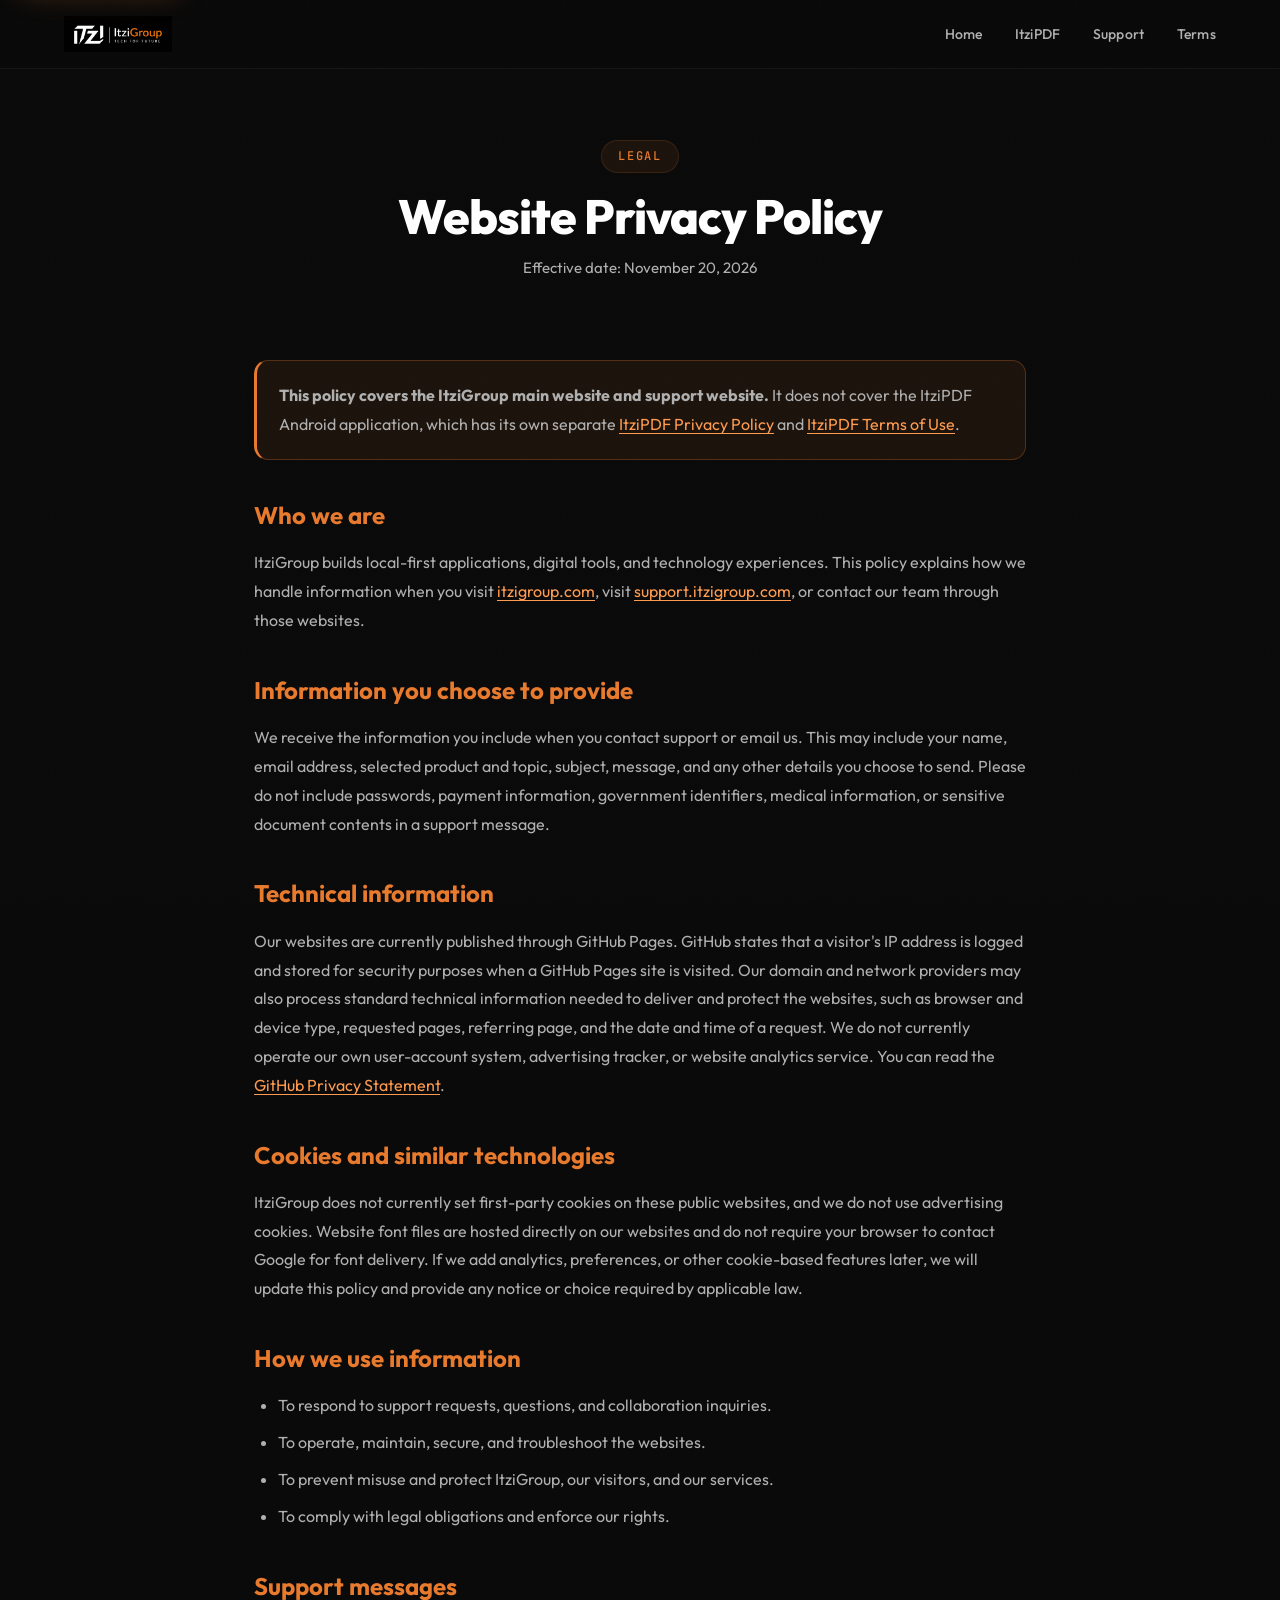
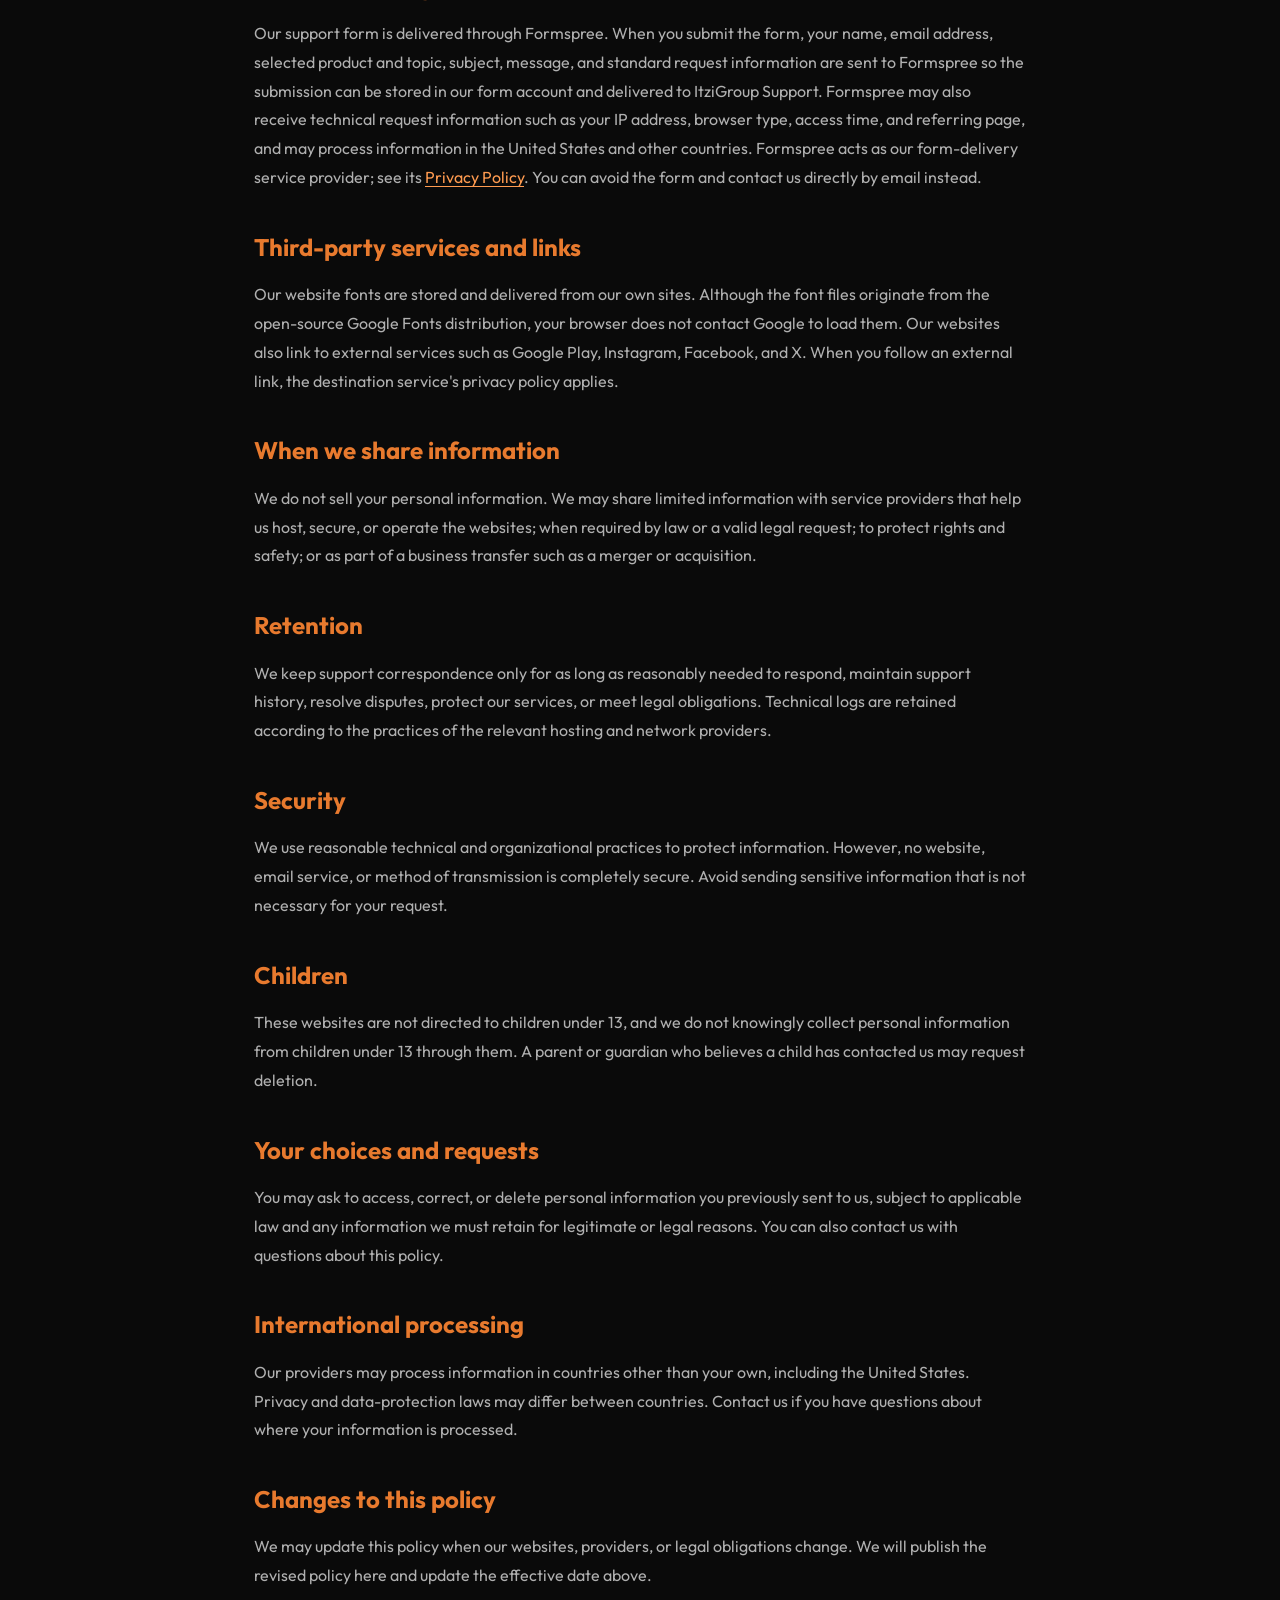
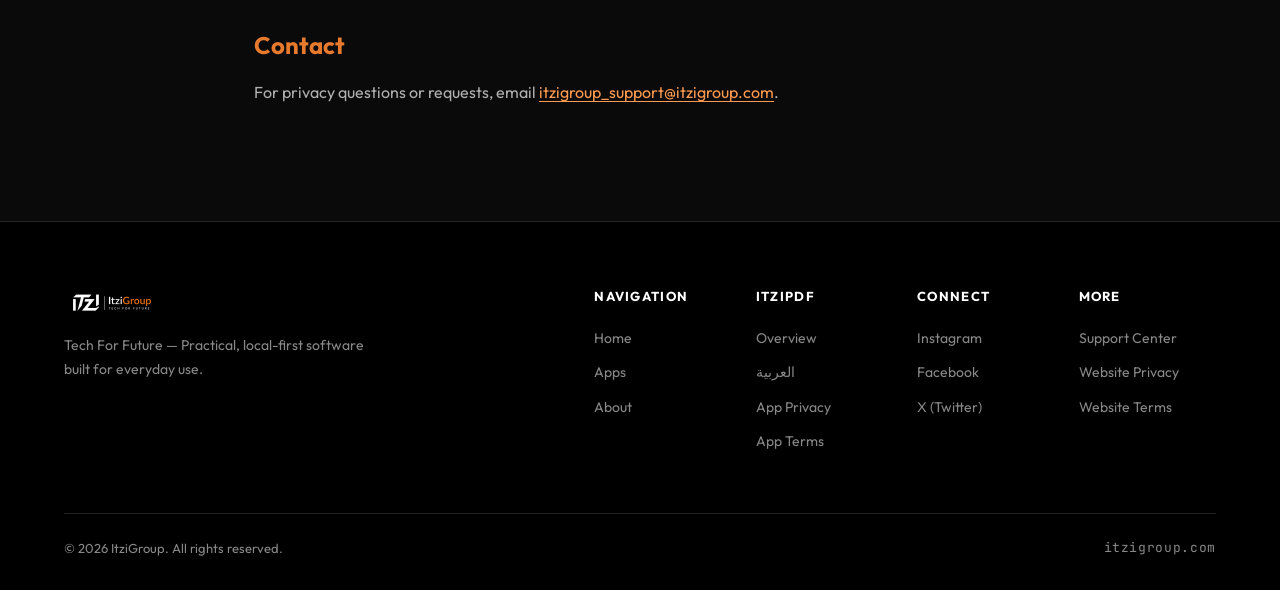
<file: privacy/index.html>
<!DOCTYPE html>
<html lang="en">
<head>
    <meta charset="UTF-8">
    <meta name="viewport" content="width=device-width, initial-scale=1.0">
    <title>Website Privacy Policy | ItziGroup</title>
    <meta name="description" content="Learn how ItziGroup handles information when you visit itzigroup.com, use the support website, or contact our team.">
    <meta name="robots" content="index, follow">
    <meta name="theme-color" content="#0a0a0a">
    <meta name="color-scheme" content="dark">

    <!-- Security Headers -->
    <meta http-equiv="X-Content-Type-Options" content="nosniff">
    <meta name="referrer" content="strict-origin-when-cross-origin">
    <meta http-equiv="Content-Security-Policy" content="default-src 'self'; script-src 'self'; style-src 'self' 'unsafe-inline'; font-src 'self'; img-src 'self' data:; connect-src 'self'; frame-src 'none'; object-src 'none'; base-uri 'self'; form-action 'self';">

    <!-- Open Graph / Social -->
    <meta property="og:title" content="Website Privacy Policy | ItziGroup">
    <meta property="og:description" content="How ItziGroup handles information across its main and support websites.">
    <meta property="og:type" content="website">
    <meta property="og:url" content="https://itzigroup.com/privacy">
    <meta property="og:image" content="https://itzigroup.com/assets/og-home.png">
    <meta property="og:image:width" content="1200">
    <meta property="og:image:height" content="630">
    <meta property="og:site_name" content="ItziGroup">
    <meta name="twitter:card" content="summary_large_image">
    <meta name="twitter:site" content="@ItziGroup">
    <meta name="twitter:title" content="Website Privacy Policy | ItziGroup">
    <meta name="twitter:description" content="How ItziGroup handles information across its main and support websites.">
    <meta name="twitter:image" content="https://itzigroup.com/assets/og-home.png">

    <link rel="canonical" href="https://itzigroup.com/privacy">
    <link rel="icon" type="image/png" href="../assets/favicon.png">
    <link rel="apple-touch-icon" href="../assets/apple-touch-icon.png">
    <link rel="stylesheet" href="../styles.css?v=20261120">
</head>
<body>
    <a class="skip-link" href="#main">Skip to main content</a>

    <nav class="navbar legal-navbar" id="navbar" aria-label="Primary">
        <div class="nav-container">
            <a href="/" class="nav-logo" aria-label="ItziGroup home">
                <img src="../assets/logo-sm.png" alt="ItziGroup Logo" class="logo-img" width="108" height="36">
            </a>
            <div class="subpage-nav-links">
                <a href="/" class="nav-link">Home</a>
                <a href="/itzipdf" class="nav-link">ItziPDF</a>
                <a href="https://support.itzigroup.com" class="nav-link" target="_blank" rel="noopener noreferrer">Support</a>
                <a href="/terms" class="nav-link subpage-hide-mobile">Terms</a>
            </div>
        </div>
    </nav>

    <header class="legal-hero">
        <div class="container">
            <span class="section-tag">Legal</span>
            <h1 class="header-title">Website Privacy Policy</h1>
            <p>Effective date: November 20, 2026</p>
        </div>
    </header>

    <main class="legal-content" id="main" tabindex="-1">
        <p class="scope-note"><strong>This policy covers the ItziGroup main website and support website.</strong> It does not cover the ItziPDF Android application, which has its own separate <a href="/itzipdf/privacy">ItziPDF Privacy Policy</a> and <a href="/itzipdf/terms">ItziPDF Terms of Use</a>.</p>

        <h2>Who we are</h2>
        <p>ItziGroup builds local-first applications, digital tools, and technology experiences. This policy explains how we handle information when you visit <a href="https://itzigroup.com">itzigroup.com</a>, visit <a href="https://support.itzigroup.com">support.itzigroup.com</a>, or contact our team through those websites.</p>

        <h2>Information you choose to provide</h2>
        <p>We receive the information you include when you contact support or email us. This may include your name, email address, selected product and topic, subject, message, and any other details you choose to send. Please do not include passwords, payment information, government identifiers, medical information, or sensitive document contents in a support message.</p>

        <h2>Technical information</h2>
        <p>Our websites are currently published through GitHub Pages. GitHub states that a visitor's IP address is logged and stored for security purposes when a GitHub Pages site is visited. Our domain and network providers may also process standard technical information needed to deliver and protect the websites, such as browser and device type, requested pages, referring page, and the date and time of a request. We do not currently operate our own user-account system, advertising tracker, or website analytics service. You can read the <a href="https://docs.github.com/en/site-policy/privacy-policies/github-general-privacy-statement" target="_blank" rel="noopener noreferrer">GitHub Privacy Statement</a>.</p>

        <h2>Cookies and similar technologies</h2>
        <p>ItziGroup does not currently set first-party cookies on these public websites, and we do not use advertising cookies. Website font files are hosted directly on our websites and do not require your browser to contact Google for font delivery. If we add analytics, preferences, or other cookie-based features later, we will update this policy and provide any notice or choice required by applicable law.</p>

        <h2>How we use information</h2>
        <ul>
            <li>To respond to support requests, questions, and collaboration inquiries.</li>
            <li>To operate, maintain, secure, and troubleshoot the websites.</li>
            <li>To prevent misuse and protect ItziGroup, our visitors, and our services.</li>
            <li>To comply with legal obligations and enforce our rights.</li>
        </ul>

        <h2>Support messages</h2>
        <p>Our support form is delivered through Formspree. When you submit the form, your name, email address, selected product and topic, subject, message, and standard request information are sent to Formspree so the submission can be stored in our form account and delivered to ItziGroup Support. Formspree may also receive technical request information such as your IP address, browser type, access time, and referring page, and may process information in the United States and other countries. Formspree acts as our form-delivery service provider; see its <a href="https://formspree.io/legal/privacy-policy/" target="_blank" rel="noopener noreferrer">Privacy Policy</a>. You can avoid the form and contact us directly by email instead.</p>

        <h2>Third-party services and links</h2>
        <p>Our website fonts are stored and delivered from our own sites. Although the font files originate from the open-source Google Fonts distribution, your browser does not contact Google to load them. Our websites also link to external services such as Google Play, Instagram, Facebook, and X. When you follow an external link, the destination service's privacy policy applies.</p>

        <h2>When we share information</h2>
        <p>We do not sell your personal information. We may share limited information with service providers that help us host, secure, or operate the websites; when required by law or a valid legal request; to protect rights and safety; or as part of a business transfer such as a merger or acquisition.</p>

        <h2>Retention</h2>
        <p>We keep support correspondence only for as long as reasonably needed to respond, maintain support history, resolve disputes, protect our services, or meet legal obligations. Technical logs are retained according to the practices of the relevant hosting and network providers.</p>

        <h2>Security</h2>
        <p>We use reasonable technical and organizational practices to protect information. However, no website, email service, or method of transmission is completely secure. Avoid sending sensitive information that is not necessary for your request.</p>

        <h2>Children</h2>
        <p>These websites are not directed to children under 13, and we do not knowingly collect personal information from children under 13 through them. A parent or guardian who believes a child has contacted us may request deletion.</p>

        <h2>Your choices and requests</h2>
        <p>You may ask to access, correct, or delete personal information you previously sent to us, subject to applicable law and any information we must retain for legitimate or legal reasons. You can also contact us with questions about this policy.</p>

        <h2>International processing</h2>
        <p>Our providers may process information in countries other than your own, including the United States. Privacy and data-protection laws may differ between countries. Contact us if you have questions about where your information is processed.</p>

        <h2>Changes to this policy</h2>
        <p>We may update this policy when our websites, providers, or legal obligations change. We will publish the revised policy here and update the effective date above.</p>

        <h2>Contact</h2>
        <p>For privacy questions or requests, email <a href="mailto:itzigroup_support@itzigroup.com">itzigroup_support@itzigroup.com</a>.</p>
    </main>

    <footer class="footer">
        <div class="container">
            <div class="footer-top">
                <div class="footer-brand">
                    <img src="../assets/logo-sm.png" alt="ItziGroup Logo" class="footer-logo" width="96" height="32" loading="lazy" decoding="async">
                    <p>Tech For Future — Practical, local-first software built for everyday use.</p>
                </div>
                <div class="footer-links footer-links-4">
                    <nav class="footer-col" aria-label="Navigation">
                        <h4>Navigation</h4>
                        <a href="/">Home</a>
                        <a href="/#apps">Apps</a>
                        <a href="/#about">About</a>
                    </nav>
                    <nav class="footer-col" aria-label="ItziPDF">
                        <h4>ItziPDF</h4>
                        <a href="/itzipdf">Overview</a>
                        <a href="/itzipdf/ar" hreflang="ar" lang="ar">العربية</a>
                        <a href="/itzipdf/privacy">App Privacy</a>
                        <a href="/itzipdf/terms">App Terms</a>
                    </nav>
                    <nav class="footer-col" aria-label="Connect">
                        <h4>Connect</h4>
                        <a href="https://www.instagram.com/itzigroup/" target="_blank" rel="noopener noreferrer">Instagram</a>
                        <a href="https://www.facebook.com/profile.php?id=61591652615538" target="_blank" rel="noopener noreferrer">Facebook</a>
                        <a href="https://x.com/ItziGroup" target="_blank" rel="noopener noreferrer">X (Twitter)</a>
                    </nav>
                    <nav class="footer-col" aria-label="More">
                        <h4>More</h4>
                        <a href="https://support.itzigroup.com" target="_blank" rel="noopener noreferrer">Support Center</a>
                        <a href="/privacy">Website Privacy</a>
                        <a href="/terms">Website Terms</a>
                    </nav>
                </div>
            </div>
            <div class="footer-bottom">
                <p>&copy; 2026 ItziGroup. All rights reserved.</p>
                <p class="footer-domain">itzigroup.com</p>
            </div>
        </div>
    </footer>
</body>
</html>
</file>
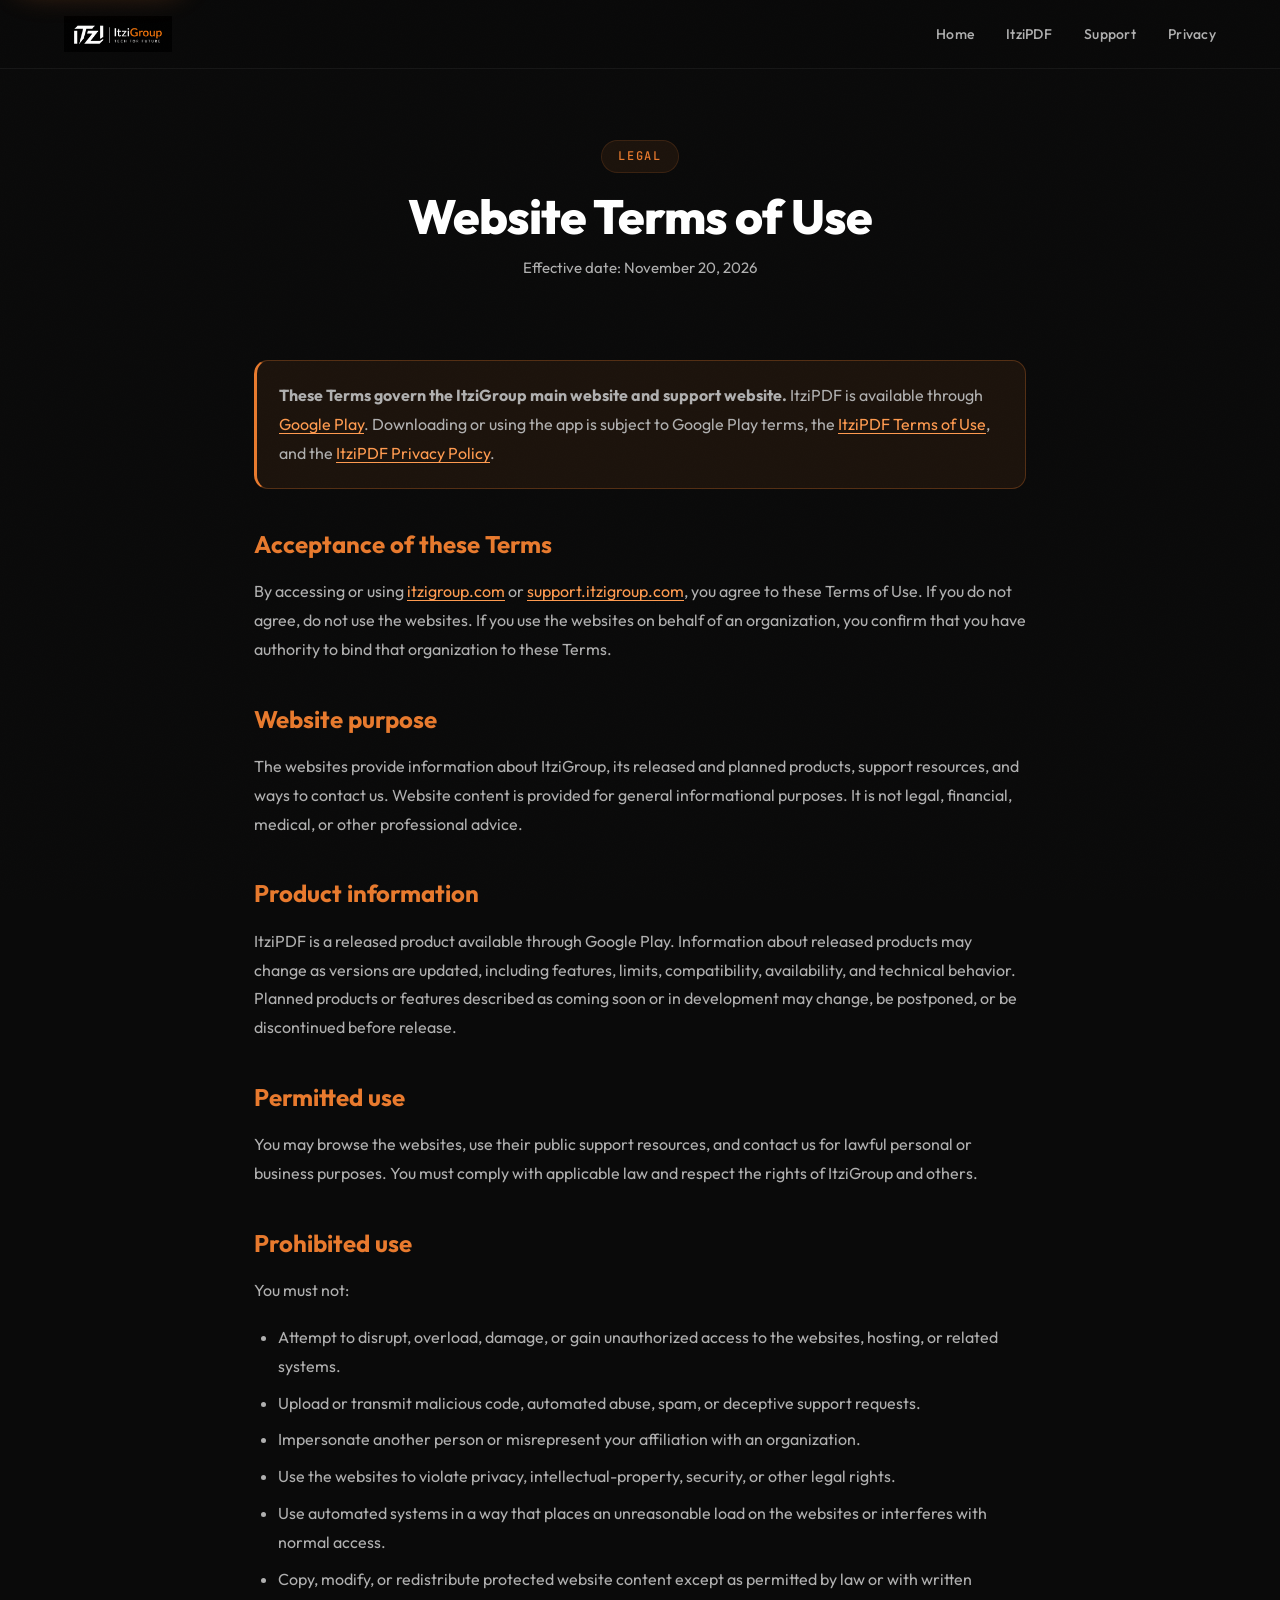
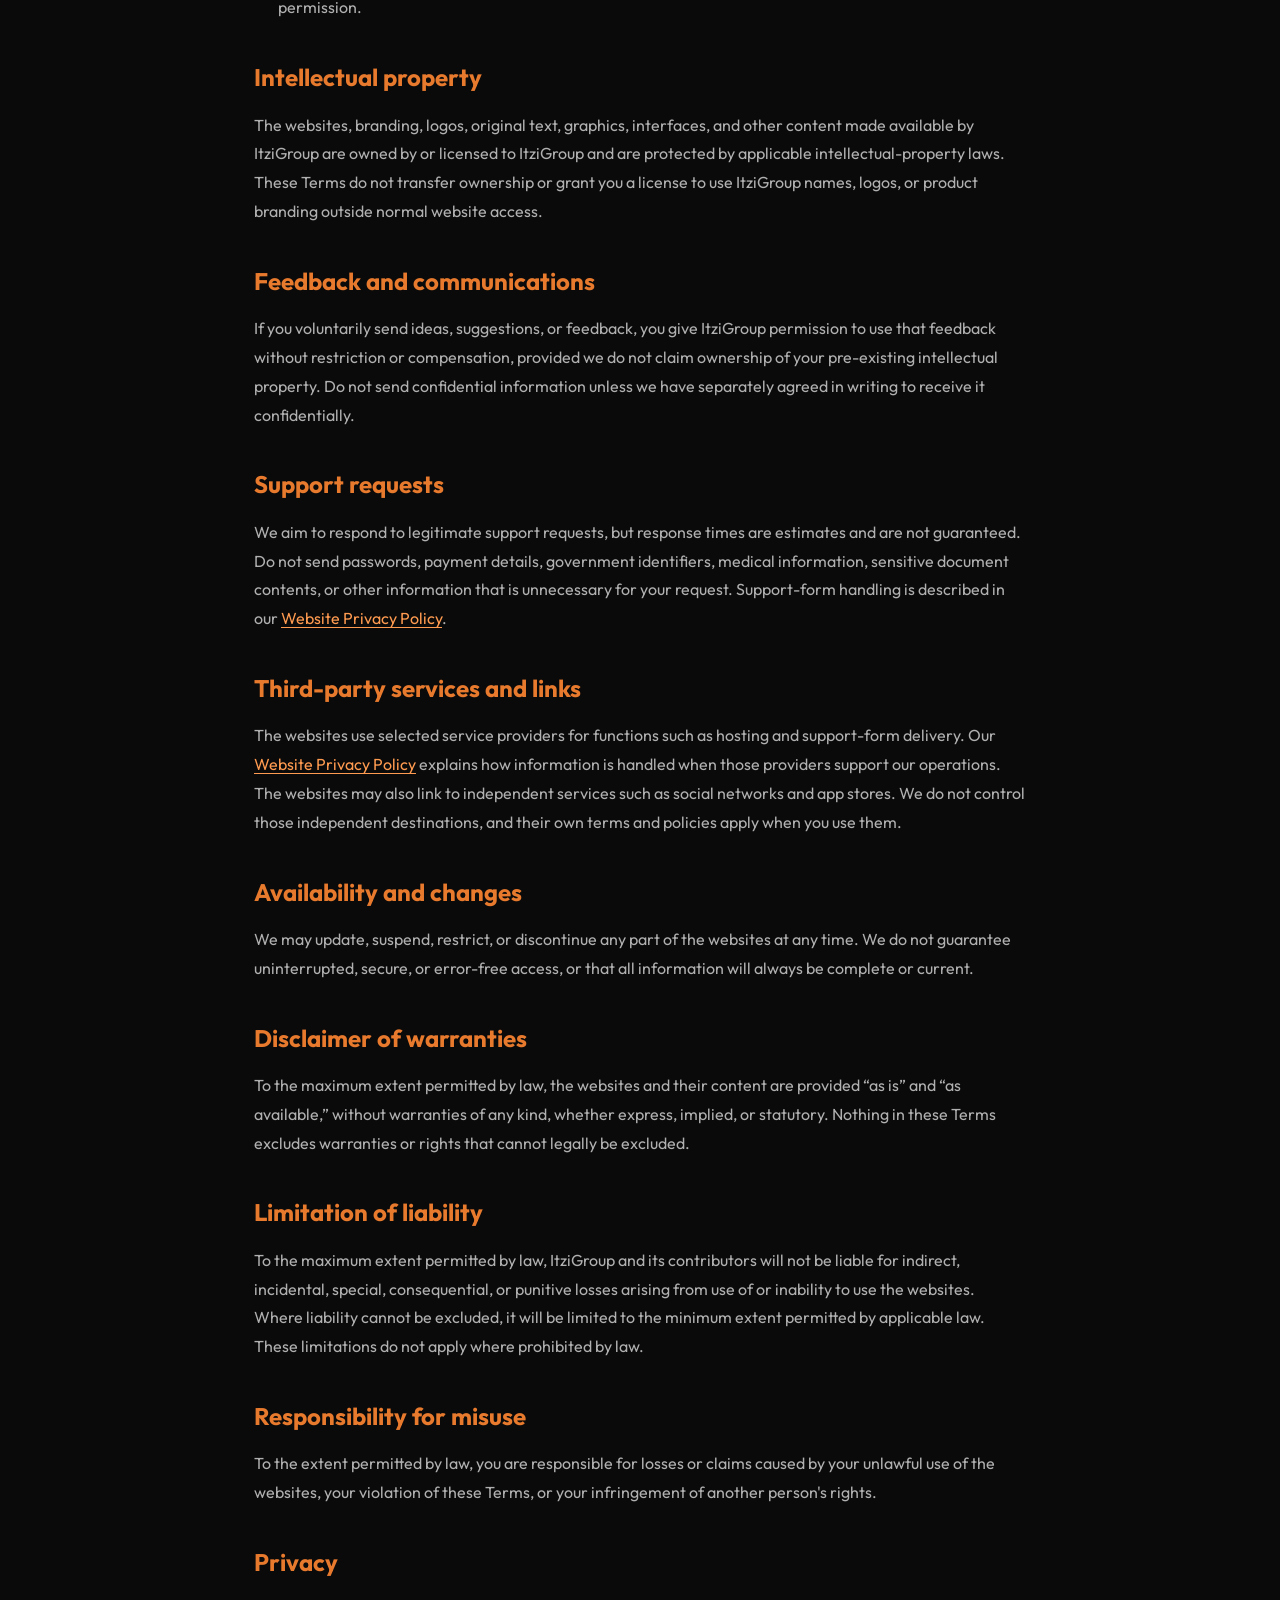
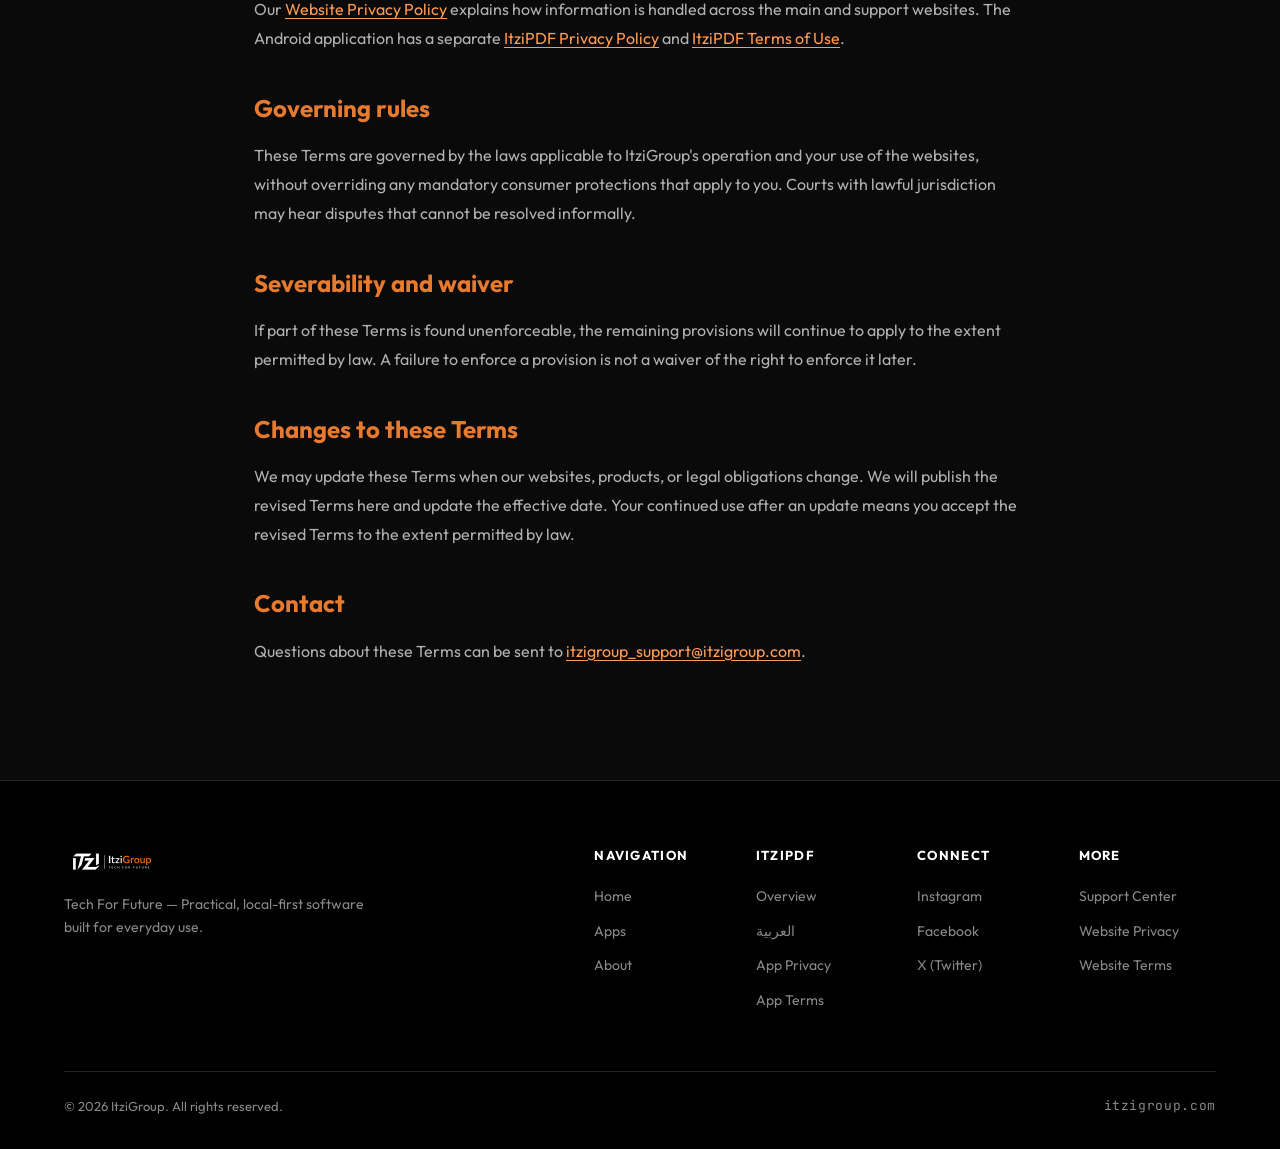
<file: terms/index.html>
<!DOCTYPE html>
<html lang="en">
<head>
    <meta charset="UTF-8">
    <meta name="viewport" content="width=device-width, initial-scale=1.0">
    <title>Website Terms of Use | ItziGroup</title>
    <meta name="description" content="Terms governing access to and use of the ItziGroup main website and support website.">
    <meta name="robots" content="index, follow">
    <meta name="theme-color" content="#0a0a0a">
    <meta name="color-scheme" content="dark">

    <!-- Security Headers -->
    <meta http-equiv="X-Content-Type-Options" content="nosniff">
    <meta name="referrer" content="strict-origin-when-cross-origin">
    <meta http-equiv="Content-Security-Policy" content="default-src 'self'; script-src 'self'; style-src 'self' 'unsafe-inline'; font-src 'self'; img-src 'self' data:; connect-src 'self'; frame-src 'none'; object-src 'none'; base-uri 'self'; form-action 'self';">

    <!-- Open Graph / Social -->
    <meta property="og:title" content="Website Terms of Use | ItziGroup">
    <meta property="og:description" content="Terms governing the ItziGroup main and support websites.">
    <meta property="og:type" content="website">
    <meta property="og:url" content="https://itzigroup.com/terms">
    <meta property="og:image" content="https://itzigroup.com/assets/og-home.png">
    <meta property="og:image:width" content="1200">
    <meta property="og:image:height" content="630">
    <meta property="og:site_name" content="ItziGroup">
    <meta name="twitter:card" content="summary_large_image">
    <meta name="twitter:site" content="@ItziGroup">
    <meta name="twitter:title" content="Website Terms of Use | ItziGroup">
    <meta name="twitter:description" content="Terms governing the ItziGroup main and support websites.">
    <meta name="twitter:image" content="https://itzigroup.com/assets/og-home.png">

    <link rel="canonical" href="https://itzigroup.com/terms">
    <link rel="icon" type="image/png" href="../assets/favicon.png">
    <link rel="apple-touch-icon" href="../assets/apple-touch-icon.png">
    <link rel="stylesheet" href="../styles.css?v=20261120">
</head>
<body>
    <a class="skip-link" href="#main">Skip to main content</a>

    <nav class="navbar legal-navbar" id="navbar" aria-label="Primary">
        <div class="nav-container">
            <a href="/" class="nav-logo" aria-label="ItziGroup home">
                <img src="../assets/logo-sm.png" alt="ItziGroup Logo" class="logo-img" width="108" height="36">
            </a>
            <div class="subpage-nav-links">
                <a href="/" class="nav-link">Home</a>
                <a href="/itzipdf" class="nav-link">ItziPDF</a>
                <a href="https://support.itzigroup.com" class="nav-link" target="_blank" rel="noopener noreferrer">Support</a>
                <a href="/privacy" class="nav-link subpage-hide-mobile">Privacy</a>
            </div>
        </div>
    </nav>

    <header class="legal-hero">
        <div class="container">
            <span class="section-tag">Legal</span>
            <h1 class="header-title">Website Terms of Use</h1>
            <p>Effective date: November 20, 2026</p>
        </div>
    </header>

    <main class="legal-content" id="main" tabindex="-1">
        <p class="scope-note"><strong>These Terms govern the ItziGroup main website and support website.</strong> ItziPDF is available through <a href="https://play.google.com/store/apps/details?id=com.itzigroup.itzipdf&amp;pcampaignid=web_share" target="_blank" rel="noopener noreferrer">Google Play</a>. Downloading or using the app is subject to Google Play terms, the <a href="/itzipdf/terms">ItziPDF Terms of Use</a>, and the <a href="/itzipdf/privacy">ItziPDF Privacy Policy</a>.</p>

        <h2>Acceptance of these Terms</h2>
        <p>By accessing or using <a href="https://itzigroup.com">itzigroup.com</a> or <a href="https://support.itzigroup.com">support.itzigroup.com</a>, you agree to these Terms of Use. If you do not agree, do not use the websites. If you use the websites on behalf of an organization, you confirm that you have authority to bind that organization to these Terms.</p>

        <h2>Website purpose</h2>
        <p>The websites provide information about ItziGroup, its released and planned products, support resources, and ways to contact us. Website content is provided for general informational purposes. It is not legal, financial, medical, or other professional advice.</p>

        <h2>Product information</h2>
        <p>ItziPDF is a released product available through Google Play. Information about released products may change as versions are updated, including features, limits, compatibility, availability, and technical behavior. Planned products or features described as coming soon or in development may change, be postponed, or be discontinued before release.</p>

        <h2>Permitted use</h2>
        <p>You may browse the websites, use their public support resources, and contact us for lawful personal or business purposes. You must comply with applicable law and respect the rights of ItziGroup and others.</p>

        <h2>Prohibited use</h2>
        <p>You must not:</p>
        <ul>
            <li>Attempt to disrupt, overload, damage, or gain unauthorized access to the websites, hosting, or related systems.</li>
            <li>Upload or transmit malicious code, automated abuse, spam, or deceptive support requests.</li>
            <li>Impersonate another person or misrepresent your affiliation with an organization.</li>
            <li>Use the websites to violate privacy, intellectual-property, security, or other legal rights.</li>
            <li>Use automated systems in a way that places an unreasonable load on the websites or interferes with normal access.</li>
            <li>Copy, modify, or redistribute protected website content except as permitted by law or with written permission.</li>
        </ul>

        <h2>Intellectual property</h2>
        <p>The websites, branding, logos, original text, graphics, interfaces, and other content made available by ItziGroup are owned by or licensed to ItziGroup and are protected by applicable intellectual-property laws. These Terms do not transfer ownership or grant you a license to use ItziGroup names, logos, or product branding outside normal website access.</p>

        <h2>Feedback and communications</h2>
        <p>If you voluntarily send ideas, suggestions, or feedback, you give ItziGroup permission to use that feedback without restriction or compensation, provided we do not claim ownership of your pre-existing intellectual property. Do not send confidential information unless we have separately agreed in writing to receive it confidentially.</p>

        <h2>Support requests</h2>
        <p>We aim to respond to legitimate support requests, but response times are estimates and are not guaranteed. Do not send passwords, payment details, government identifiers, medical information, sensitive document contents, or other information that is unnecessary for your request. Support-form handling is described in our <a href="/privacy">Website Privacy Policy</a>.</p>

        <h2>Third-party services and links</h2>
        <p>The websites use selected service providers for functions such as hosting and support-form delivery. Our <a href="/privacy">Website Privacy Policy</a> explains how information is handled when those providers support our operations. The websites may also link to independent services such as social networks and app stores. We do not control those independent destinations, and their own terms and policies apply when you use them.</p>

        <h2>Availability and changes</h2>
        <p>We may update, suspend, restrict, or discontinue any part of the websites at any time. We do not guarantee uninterrupted, secure, or error-free access, or that all information will always be complete or current.</p>

        <h2>Disclaimer of warranties</h2>
        <p>To the maximum extent permitted by law, the websites and their content are provided “as is” and “as available,” without warranties of any kind, whether express, implied, or statutory. Nothing in these Terms excludes warranties or rights that cannot legally be excluded.</p>

        <h2>Limitation of liability</h2>
        <p>To the maximum extent permitted by law, ItziGroup and its contributors will not be liable for indirect, incidental, special, consequential, or punitive losses arising from use of or inability to use the websites. Where liability cannot be excluded, it will be limited to the minimum extent permitted by applicable law. These limitations do not apply where prohibited by law.</p>

        <h2>Responsibility for misuse</h2>
        <p>To the extent permitted by law, you are responsible for losses or claims caused by your unlawful use of the websites, your violation of these Terms, or your infringement of another person's rights.</p>

        <h2>Privacy</h2>
        <p>Our <a href="/privacy">Website Privacy Policy</a> explains how information is handled across the main and support websites. The Android application has a separate <a href="/itzipdf/privacy">ItziPDF Privacy Policy</a> and <a href="/itzipdf/terms">ItziPDF Terms of Use</a>.</p>

        <h2>Governing rules</h2>
        <p>These Terms are governed by the laws applicable to ItziGroup's operation and your use of the websites, without overriding any mandatory consumer protections that apply to you. Courts with lawful jurisdiction may hear disputes that cannot be resolved informally.</p>

        <h2>Severability and waiver</h2>
        <p>If part of these Terms is found unenforceable, the remaining provisions will continue to apply to the extent permitted by law. A failure to enforce a provision is not a waiver of the right to enforce it later.</p>

        <h2>Changes to these Terms</h2>
        <p>We may update these Terms when our websites, products, or legal obligations change. We will publish the revised Terms here and update the effective date. Your continued use after an update means you accept the revised Terms to the extent permitted by law.</p>

        <h2>Contact</h2>
        <p>Questions about these Terms can be sent to <a href="mailto:itzigroup_support@itzigroup.com">itzigroup_support@itzigroup.com</a>.</p>
    </main>

    <footer class="footer">
        <div class="container">
            <div class="footer-top">
                <div class="footer-brand">
                    <img src="../assets/logo-sm.png" alt="ItziGroup Logo" class="footer-logo" width="96" height="32" loading="lazy" decoding="async">
                    <p>Tech For Future — Practical, local-first software built for everyday use.</p>
                </div>
                <div class="footer-links footer-links-4">
                    <nav class="footer-col" aria-label="Navigation">
                        <h4>Navigation</h4>
                        <a href="/">Home</a>
                        <a href="/#apps">Apps</a>
                        <a href="/#about">About</a>
                    </nav>
                    <nav class="footer-col" aria-label="ItziPDF">
                        <h4>ItziPDF</h4>
                        <a href="/itzipdf">Overview</a>
                        <a href="/itzipdf/ar" hreflang="ar" lang="ar">العربية</a>
                        <a href="/itzipdf/privacy">App Privacy</a>
                        <a href="/itzipdf/terms">App Terms</a>
                    </nav>
                    <nav class="footer-col" aria-label="Connect">
                        <h4>Connect</h4>
                        <a href="https://www.instagram.com/itzigroup/" target="_blank" rel="noopener noreferrer">Instagram</a>
                        <a href="https://www.facebook.com/profile.php?id=61591652615538" target="_blank" rel="noopener noreferrer">Facebook</a>
                        <a href="https://x.com/ItziGroup" target="_blank" rel="noopener noreferrer">X (Twitter)</a>
                    </nav>
                    <nav class="footer-col" aria-label="More">
                        <h4>More</h4>
                        <a href="https://support.itzigroup.com" target="_blank" rel="noopener noreferrer">Support Center</a>
                        <a href="/privacy">Website Privacy</a>
                        <a href="/terms">Website Terms</a>
                    </nav>
                </div>
            </div>
            <div class="footer-bottom">
                <p>&copy; 2026 ItziGroup. All rights reserved.</p>
                <p class="footer-domain">itzigroup.com</p>
            </div>
        </div>
    </footer>
</body>
</html>
</file>
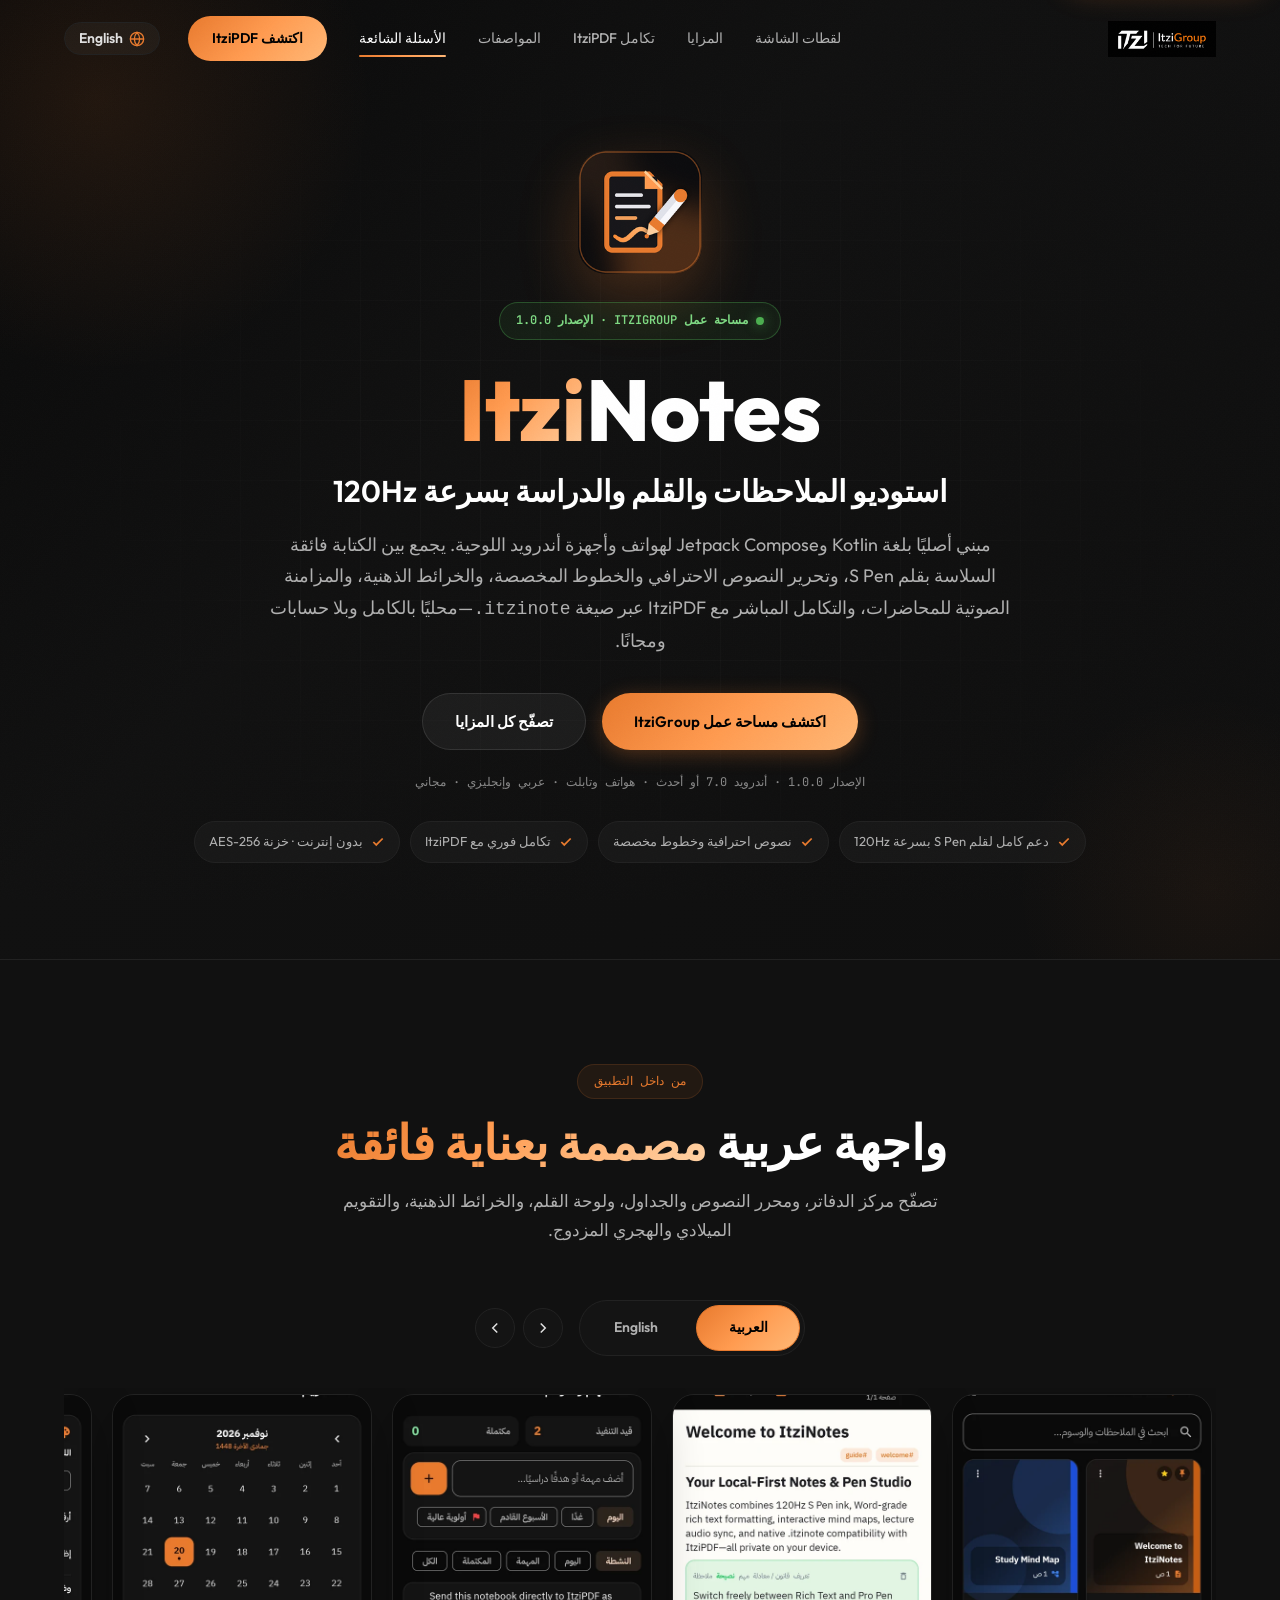
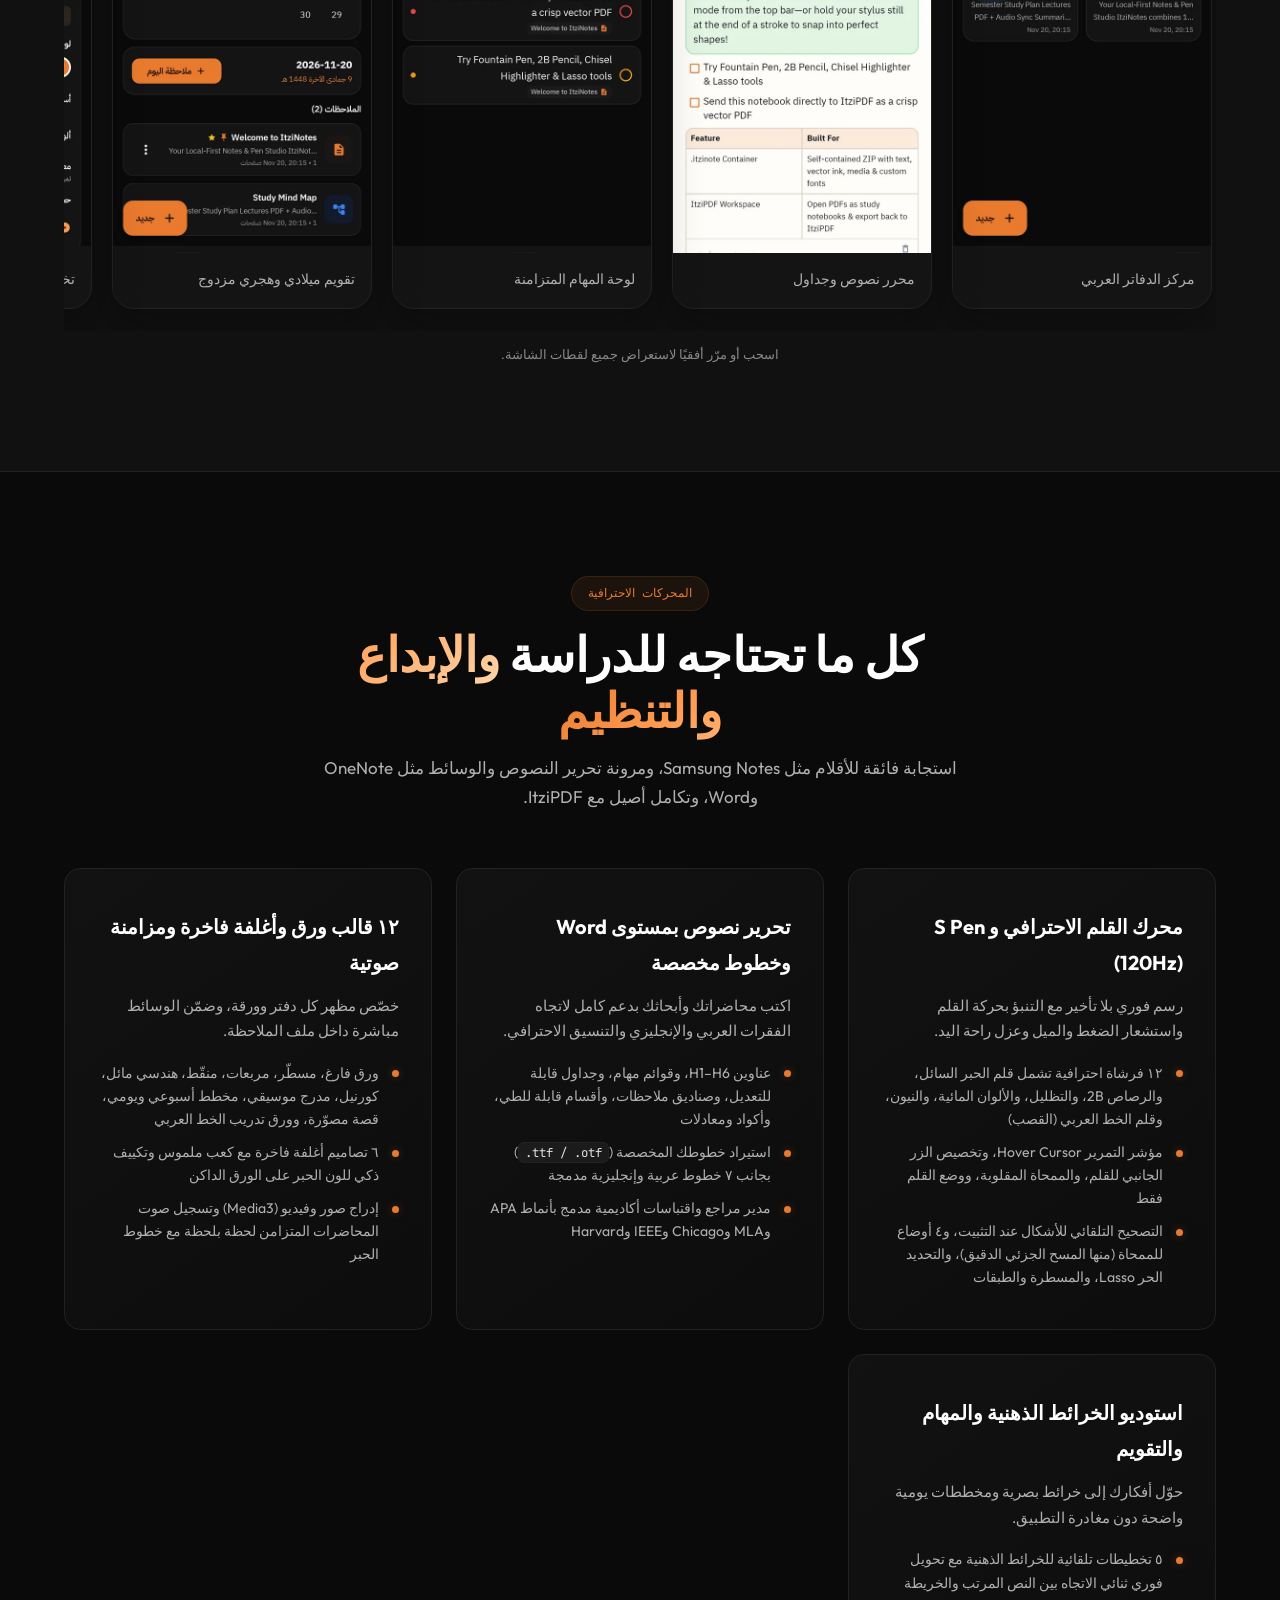
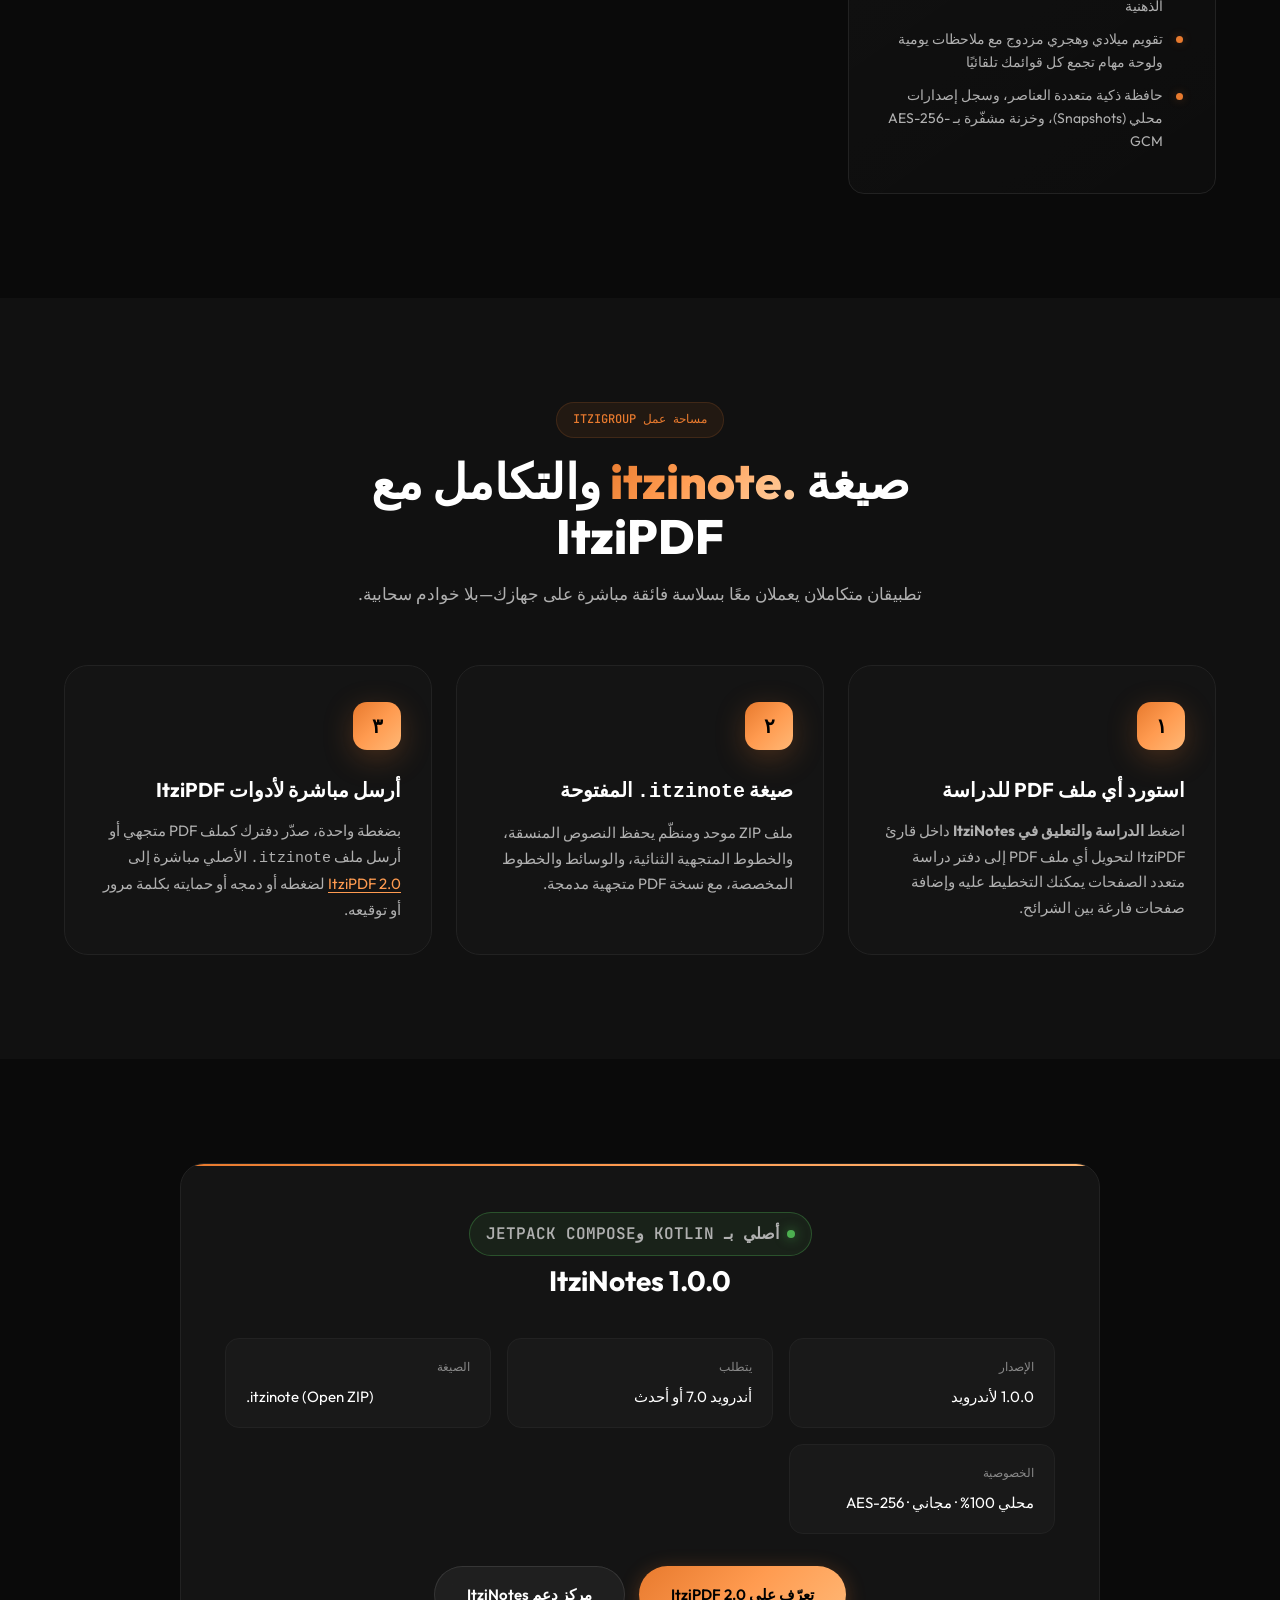
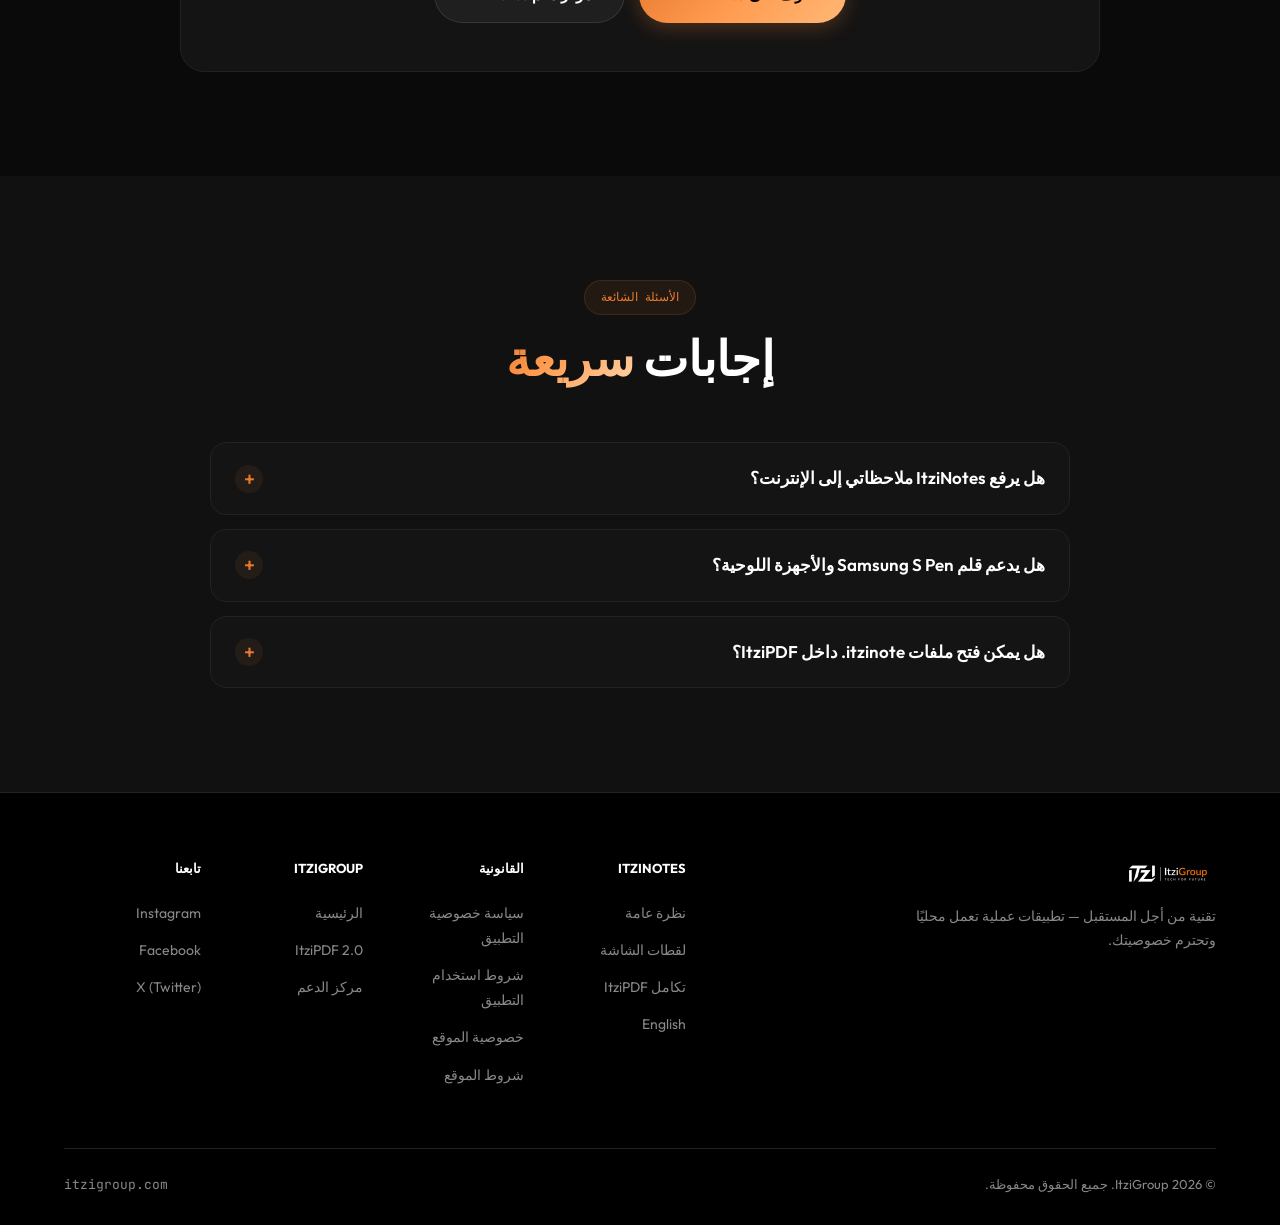
<file: itzinotes/ar/index.html>
<!DOCTYPE html>
<html lang="ar" dir="rtl">
<head>
    <meta charset="UTF-8">
    <meta name="viewport" content="width=device-width, initial-scale=1.0">
    <title>ItziNotes 1.0 — استوديو الملاحظات والقلم بسرعة 120Hz لأندرويد | ItziGroup</title>
    <meta name="description" content="ItziNotes 1.0 لهواتف وأجهزة أندرويد اللوحية: كتابة ورسم بقلم S Pen بسرعة 120Hz بـ 12 فرشاة، نصوص وجداول ومراجع أكاديمية، خطوط مخصصة، خرائط ذهنية، مزامنة صوتية مع الحبر، وتكامل فوري مع ItziPDF عبر صيغة ‎.itzinote.">
    <meta name="robots" content="index, follow">
    <meta name="author" content="ItziGroup">
    <meta name="theme-color" content="#0a0a0a">
    <meta name="color-scheme" content="dark">

    <!-- Security Headers -->
    <meta http-equiv="X-Content-Type-Options" content="nosniff">
    <meta name="referrer" content="strict-origin-when-cross-origin">
    <meta http-equiv="Content-Security-Policy" content="default-src 'self'; script-src 'self'; style-src 'self' 'unsafe-inline'; font-src 'self'; img-src 'self' data:; connect-src 'self'; frame-src 'none'; object-src 'none'; base-uri 'self'; form-action 'self';">

    <!-- Open Graph / Social -->
    <meta property="og:title" content="ItziNotes 1.0 — استوديو الملاحظات والقلم والدراسة">
    <meta property="og:description" content="12 فرشاة لقلم S Pen، محرر نصوص وجداول ومراجع، خطوط مخصصة، خرائط ذهنية، مزامنة صوتية مع الحبر، وتكامل محلي كامل مع ItziPDF—مجانًا وبلا حسابات.">
    <meta property="og:type" content="website">
    <meta property="og:url" content="https://itzigroup.com/itzinotes/ar">
    <meta property="og:image" content="https://itzigroup.com/assets/itzinotes-og.png">
    <meta property="og:image:width" content="1200">
    <meta property="og:image:height" content="630">
    <meta property="og:site_name" content="ItziGroup">
    <meta property="og:locale" content="ar_AR">
    <meta property="og:locale:alternate" content="en_US">
    <meta name="twitter:card" content="summary_large_image">
    <meta name="twitter:site" content="@ItziGroup">
    <meta name="twitter:image" content="https://itzigroup.com/assets/itzinotes-og.png">

    <link rel="canonical" href="https://itzigroup.com/itzinotes/ar">
    <link rel="alternate" hreflang="en" href="https://itzigroup.com/itzinotes">
    <link rel="alternate" hreflang="ar" href="https://itzigroup.com/itzinotes/ar">
    <link rel="alternate" hreflang="x-default" href="https://itzigroup.com/itzinotes">
    <link rel="icon" type="image/png" href="../../assets/favicon.png">
    <link rel="apple-touch-icon" href="../../assets/apple-touch-icon.png">

    <link rel="stylesheet" href="../../styles.css?v=20261120">
    <noscript><style>[data-aos] { opacity: 1 !important; transform: none !important; }</style></noscript>
</head>
<body class="ip-page">
    <a class="skip-link" href="#main">الانتقال إلى المحتوى الرئيسي</a>

    <nav class="navbar ip-nav" id="navbar" aria-label="التنقل الرئيسي">
        <div class="nav-container">
            <a href="/" class="nav-logo" aria-label="الصفحة الرئيسية لـ ItziGroup">
                <img src="../../assets/logo-sm.png" alt="شعار ItziGroup" class="logo-img" width="108" height="36">
            </a>
            <div class="nav-links" id="navLinks">
                <a href="#screenshots" class="nav-link">لقطات الشاشة</a>
                <a href="#features" class="nav-link">المزايا</a>
                <a href="#workspace" class="nav-link">تكامل ItziPDF</a>
                <a href="#capabilities" class="nav-link">المواصفات</a>
                <a href="#faq" class="nav-link">الأسئلة الشائعة</a>
                <a href="/itzipdf/ar" class="nav-link nav-cta">اكتشف ItziPDF</a>
            </div>
            <div class="ip-nav-actions">
                <a href="/itzinotes" class="lang-switch" hreflang="en" lang="en" aria-label="Read this page in English">
                    <svg aria-hidden="true" focusable="false" width="16" height="16" viewBox="0 0 24 24" fill="none" stroke="currentColor" stroke-width="2"><circle cx="12" cy="12" r="10"/><path d="M2 12h20M12 2a15.3 15.3 0 0 1 4 10 15.3 15.3 0 0 1-4 10 15.3 15.3 0 0 1-4-10 15.3 15.3 0 0 1 4-10z"/></svg>
                    <span>English</span>
                </a>
                <button class="nav-toggle" id="navToggle" type="button" aria-label="فتح القائمة" aria-expanded="false" aria-controls="navLinks" data-label-open="فتح القائمة" data-label-close="إغلاق القائمة">
                    <span></span>
                    <span></span>
                    <span></span>
                </button>
            </div>
        </div>
    </nav>

    <main id="main" tabindex="-1">
        <section class="ip-hero" id="top" aria-labelledby="in-title">
            <div class="hero-bg-grid" aria-hidden="true"></div>
            <div class="container">
                <img src="../../assets/itzinotes-icon-192.png" alt="أيقونة تطبيق ItziNotes" class="ip-hero-icon" width="124" height="124" fetchpriority="high">
                <p class="ip-release-pill">مساحة عمل ItziGroup · الإصدار 1.0.0</p>
                <h1 class="ip-title" id="in-title"><span class="text-gradient">Itzi</span>Notes</h1>
                <p class="ip-tagline">استوديو الملاحظات والقلم والدراسة بسرعة 120Hz</p>
                <p class="ip-lead">مبني أصليًا بلغة Kotlin وJetpack Compose لهواتف وأجهزة أندرويد اللوحية. يجمع بين الكتابة فائقة السلاسة بقلم S Pen، وتحرير النصوص الاحترافي والخطوط المخصصة، والخرائط الذهنية، والمزامنة الصوتية للمحاضرات، والتكامل المباشر مع ItziPDF عبر صيغة <code dir="ltr">.itzinote</code>—محليًا بالكامل وبلا حسابات ومجانًا.</p>
                <div class="ip-actions">
                    <a href="#workspace" class="btn btn-primary">
                        <span>اكتشف مساحة عمل ItziGroup</span>
                    </a>
                    <a href="#features" class="btn btn-secondary">
                        <span>تصفّح كل المزايا</span>
                    </a>
                </div>
                <p class="ip-hero-meta">الإصدار 1.0.0 · أندرويد 7.0 أو أحدث · هواتف وتابلت · عربي وإنجليزي · مجاني</p>
                <ul class="ip-trust" aria-label="أبرز المزايا">
                    <li><svg aria-hidden="true" focusable="false" width="14" height="14" viewBox="0 0 24 24" fill="none" stroke="currentColor" stroke-width="3"><polyline points="20 6 9 17 4 12"/></svg>دعم كامل لقلم S Pen بسرعة 120Hz</li>
                    <li><svg aria-hidden="true" focusable="false" width="14" height="14" viewBox="0 0 24 24" fill="none" stroke="currentColor" stroke-width="3"><polyline points="20 6 9 17 4 12"/></svg>نصوص احترافية وخطوط مخصصة</li>
                    <li><svg aria-hidden="true" focusable="false" width="14" height="14" viewBox="0 0 24 24" fill="none" stroke="currentColor" stroke-width="3"><polyline points="20 6 9 17 4 12"/></svg>تكامل فوري مع ItziPDF</li>
                    <li><svg aria-hidden="true" focusable="false" width="14" height="14" viewBox="0 0 24 24" fill="none" stroke="currentColor" stroke-width="3"><polyline points="20 6 9 17 4 12"/></svg>بدون إنترنت · خزنة AES-256</li>
                </ul>
            </div>
        </section>

        <!-- Screenshots -->
        <section class="section ip-bg-soft ip-showcase" id="screenshots" aria-labelledby="screenshots-title">
            <div class="container">
                <div class="section-header">
                    <span class="section-tag">من داخل التطبيق</span>
                    <h2 class="section-title" id="screenshots-title">واجهة عربية <span class="text-gradient">مصممة بعناية فائقة</span></h2>
                    <p class="section-subtitle">تصفّح مركز الدفاتر، ومحرر النصوص والجداول، ولوحة القلم، والخرائط الذهنية، والتقويم الميلادي والهجري المزدوج.</p>
                </div>

                <div class="gallery-switcher">
                    <div class="gallery-toolbar">
                        <div class="gallery-tabs" role="tablist" aria-label="لغة لقطات الشاشة">
                            <button class="gallery-language-tab" id="screenshots-ar" type="button" role="tab" aria-selected="true" aria-controls="gallery-panel-ar" data-gallery-panel="gallery-panel-ar" data-gallery-lang="ar">العربية</button>
                            <button class="gallery-language-tab" id="screenshots-en" type="button" role="tab" aria-selected="false" aria-controls="gallery-panel-en" data-gallery-panel="gallery-panel-en" data-gallery-lang="en" tabindex="-1" lang="en" dir="ltr">English</button>
                        </div>
                        <div class="gallery-nav-controls" aria-label="التنقل بين اللقطات">
                            <button type="button" class="gallery-nav-btn" data-gallery-scroll="prev" aria-label="اللقطات السابقة">
                                <svg aria-hidden="true" focusable="false" width="18" height="18" viewBox="0 0 24 24" fill="none" stroke="currentColor" stroke-width="2"><polyline points="9 18 15 12 9 6"/></svg>
                            </button>
                            <button type="button" class="gallery-nav-btn" data-gallery-scroll="next" aria-label="اللقطات التالية">
                                <svg aria-hidden="true" focusable="false" width="18" height="18" viewBox="0 0 24 24" fill="none" stroke="currentColor" stroke-width="2"><polyline points="15 18 9 12 15 6"/></svg>
                            </button>
                        </div>
                    </div>

                    <div class="gallery-panels">
                        <div class="gallery-panel gallery-panel-ar" id="gallery-panel-ar" role="tabpanel" aria-labelledby="screenshots-ar" lang="ar" dir="rtl">
                            <div class="screenshot-rail" tabindex="0" aria-label="لقطات شاشة ItziNotes بالعربية">
                                <figure class="screenshot-card">
                                    <img src="../../assets/itzinotes/v1/ar/01-hub.webp" width="540" height="1200" alt="الواجهة الرئيسية لـ ItziNotes بالعربية مع أغلفة الدفاتر" decoding="async">
                                    <figcaption>مركز الدفاتر العربي</figcaption>
                                </figure>
                                <figure class="screenshot-card">
                                    <img src="../../assets/itzinotes/v1/ar/02-editor.webp" width="540" height="1200" alt="محرر النصوص والجداول الاحترافي في ItziNotes" loading="lazy" decoding="async">
                                    <figcaption>محرر نصوص وجداول</figcaption>
                                </figure>
                                <figure class="screenshot-card">
                                    <img src="../../assets/itzinotes/v1/ar/03-tasks.webp" width="540" height="1200" alt="لوحة المهام المتزامنة في ItziNotes" loading="lazy" decoding="async">
                                    <figcaption>لوحة المهام المتزامنة</figcaption>
                                </figure>
                                <figure class="screenshot-card">
                                    <img src="../../assets/itzinotes/v1/ar/04-calendar.webp" width="540" height="1200" alt="التقويم الميلادي والهجري في ItziNotes" loading="lazy" decoding="async">
                                    <figcaption>تقويم ميلادي وهجري مزدوج</figcaption>
                                </figure>
                                <figure class="screenshot-card">
                                    <img src="../../assets/itzinotes/v1/ar/05-settings.webp" width="540" height="1200" alt="إعدادات ItziNotes للمظهر والأرقام المشرقية والقلم" loading="lazy" decoding="async">
                                    <figcaption>تخصيص شامل للقلم والمظهر</figcaption>
                                </figure>
                            </div>
                        </div>

                        <div class="gallery-panel gallery-panel-en" id="gallery-panel-en" role="tabpanel" aria-labelledby="screenshots-en" lang="en" dir="ltr" hidden>
                            <div class="screenshot-rail" tabindex="0" aria-label="English ItziNotes screenshots">
                                <figure class="screenshot-card">
                                    <img src="../../assets/itzinotes/v1/en-US/01-hub.webp" width="540" height="1200" alt="ItziNotes Central Hub in English" loading="lazy" decoding="async">
                                    <figcaption>Tactile Notebook Hub</figcaption>
                                </figure>
                                <figure class="screenshot-card">
                                    <img src="../../assets/itzinotes/v1/en-US/02-rich-editor.webp" width="540" height="1200" alt="ItziNotes Rich Text Editor in English" loading="lazy" decoding="async">
                                    <figcaption>Word-Grade Rich Text</figcaption>
                                </figure>
                                <figure class="screenshot-card">
                                    <img src="../../assets/itzinotes/v1/en-US/03-pen-canvas.webp" width="540" height="1200" alt="ItziNotes 120Hz Pro Pen Canvas" loading="lazy" decoding="async">
                                    <figcaption>120Hz Pro Stylus Canvas</figcaption>
                                </figure>
                                <figure class="screenshot-card">
                                    <img src="../../assets/itzinotes/v1/en-US/04-mindmap.webp" width="540" height="1200" alt="ItziNotes Radial Mind Map Studio" loading="lazy" decoding="async">
                                    <figcaption>Interactive Mind Map Studio</figcaption>
                                </figure>
                                <figure class="screenshot-card">
                                    <img src="../../assets/itzinotes/v1/en-US/05-calendar.webp" width="540" height="1200" alt="ItziNotes Gregorian and Hijri Calendar" loading="lazy" decoding="async">
                                    <figcaption>Gregorian &amp; Hijri Calendar</figcaption>
                                </figure>
                            </div>
                        </div>
                    </div>
                    <p class="gallery-hint" data-english="Swipe or scroll horizontally to explore all 5 screenshots." data-arabic="اسحب أو مرّر أفقيًا لاستعراض جميع لقطات الشاشة.">اسحب أو مرّر أفقيًا لاستعراض جميع لقطات الشاشة.</p>
                </div>
            </div>
        </section>

        <!-- Features -->
        <section class="section ip-bg-rich" id="features" aria-labelledby="features-title">
            <div class="container">
                <div class="section-header">
                    <span class="section-tag">المحركات الاحترافية</span>
                    <h2 class="section-title" id="features-title">كل ما تحتاجه للدراسة <span class="text-gradient">والإبداع والتنظيم</span></h2>
                    <p class="section-subtitle">استجابة فائقة للأقلام مثل Samsung Notes، ومرونة تحرير النصوص والوسائط مثل OneNote وWord، وتكامل أصيل مع ItziPDF.</p>
                </div>
                <div class="ip-grid">
                    <article class="about-card" data-aos="fade-up">
                        <h3>محرك القلم الاحترافي و S Pen (120Hz)</h3>
                        <p>رسم فوري بلا تأخير مع التنبؤ بحركة القلم واستشعار الضغط والميل وعزل راحة اليد.</p>
                        <ul class="ip-list">
                            <li>١٢ فرشاة احترافية تشمل قلم الحبر السائل، والرصاص 2B، والتظليل، والألوان المائية، والنيون، وقلم الخط العربي (القصب)</li>
                            <li>مؤشر التمرير Hover Cursor، وتخصيص الزر الجانبي للقلم، والممحاة المقلوبة، ووضع القلم فقط</li>
                            <li>التصحيح التلقائي للأشكال عند التثبيت، و٤ أوضاع للممحاة (منها المسح الجزئي الدقيق)، والتحديد الحر Lasso، والمسطرة والطبقات</li>
                        </ul>
                    </article>

                    <article class="about-card" data-aos="fade-up" data-aos-delay="100">
                        <h3>تحرير نصوص بمستوى Word وخطوط مخصصة</h3>
                        <p>اكتب محاضراتك وأبحاثك بدعم كامل لاتجاه الفقرات العربي والإنجليزي والتنسيق الاحترافي.</p>
                        <ul class="ip-list">
                            <li>عناوين H1–H6، وقوائم مهام، وجداول قابلة للتعديل، وصناديق ملاحظات، وأقسام قابلة للطي، وأكواد ومعادلات</li>
                            <li>استيراد خطوطك المخصصة (<code dir="ltr">.ttf / .otf</code>) بجانب ٧ خطوط عربية وإنجليزية مدمجة</li>
                            <li>مدير مراجع واقتباسات أكاديمية مدمج بأنماط APA وMLA وChicago وIEEE وHarvard</li>
                        </ul>
                    </article>

                    <article class="about-card" data-aos="fade-up" data-aos-delay="200">
                        <h3>١٢ قالب ورق وأغلفة فاخرة ومزامنة صوتية</h3>
                        <p>خصّص مظهر كل دفتر وورقة، وضمّن الوسائط مباشرة داخل ملف الملاحظة.</p>
                        <ul class="ip-list">
                            <li>ورق فارغ، مسطّر، مربعات، منقّط، هندسي مائل، كورنيل، مدرج موسيقي، مخطط أسبوعي ويومي، قصة مصوّرة، وورق تدريب الخط العربي</li>
                            <li>٦ تصاميم أغلفة فاخرة مع كعب ملموس وتكييف ذكي للون الحبر على الورق الداكن</li>
                            <li>إدراج صور وفيديو (Media3) وتسجيل صوت المحاضرات المتزامن لحظة بلحظة مع خطوط الحبر</li>
                        </ul>
                    </article>

                    <article class="about-card" data-aos="fade-up">
                        <h3>استوديو الخرائط الذهنية والمهام والتقويم</h3>
                        <p>حوّل أفكارك إلى خرائط بصرية ومخططات يومية واضحة دون مغادرة التطبيق.</p>
                        <ul class="ip-list">
                            <li>٥ تخطيطات تلقائية للخرائط الذهنية مع تحويل فوري ثنائي الاتجاه بين النص المرتب والخريطة الذهنية</li>
                            <li>تقويم ميلادي وهجري مزدوج مع ملاحظات يومية ولوحة مهام تجمع كل قوائمك تلقائيًا</li>
                            <li>حافظة ذكية متعددة العناصر، وسجل إصدارات محلي (Snapshots)، وخزنة مشفّرة بـ AES-256-GCM</li>
                        </ul>
                    </article>
                </div>
            </div>
        </section>

        <!-- Workspace Bridge -->
        <section class="section ip-bg-soft" id="workspace" aria-labelledby="workspace-title">
            <div class="container">
                <div class="section-header">
                    <span class="section-tag">مساحة عمل ItziGroup</span>
                    <h2 class="section-title" id="workspace-title">صيغة <span class="text-gradient">.itzinote</span> والتكامل مع ItziPDF</h2>
                    <p class="section-subtitle">تطبيقان متكاملان يعملان معًا بسلاسة فائقة مباشرة على جهازك—بلا خوادم سحابية.</p>
                </div>
                <ol class="ip-steps">
                    <li class="ip-step" data-aos="fade-up">
                        <span class="ip-step-number" aria-hidden="true">١</span>
                        <h3>استورد أي ملف PDF للدراسة</h3>
                        <p>اضغط <strong>الدراسة والتعليق في ItziNotes</strong> داخل قارئ ItziPDF لتحويل أي ملف PDF إلى دفتر دراسة متعدد الصفحات يمكنك التخطيط عليه وإضافة صفحات فارغة بين الشرائح.</p>
                    </li>
                    <li class="ip-step" data-aos="fade-up" data-aos-delay="100">
                        <span class="ip-step-number" aria-hidden="true">٢</span>
                        <h3>صيغة <code dir="ltr">.itzinote</code> المفتوحة</h3>
                        <p>ملف ZIP موحد ومنظّم يحفظ النصوص المنسقة، والخطوط المتجهية الثنائية، والوسائط والخطوط المخصصة، مع نسخة PDF متجهية مدمجة.</p>
                    </li>
                    <li class="ip-step" data-aos="fade-up" data-aos-delay="200">
                        <span class="ip-step-number" aria-hidden="true">٣</span>
                        <h3>أرسل مباشرة لأدوات ItziPDF</h3>
                        <p>بضغطة واحدة، صدّر دفترك كملف PDF متجهي أو أرسل ملف <code dir="ltr">.itzinote</code> الأصلي مباشرة إلى <a href="/itzipdf/ar" class="ip-inline-link">ItziPDF 2.0</a> لضغطه أو دمجه أو حمايته بكلمة مرور أو توقيعه.</p>
                    </li>
                </ol>
            </div>
        </section>

        <!-- Specs & FAQ -->
        <section class="section ip-bg-rich" id="capabilities" aria-labelledby="cap-title">
            <div class="container">
                <div class="ip-download">
                    <p class="ip-release-pill">أصلي بـ Kotlin وJetpack Compose</p>
                    <h3 id="cap-title">ItziNotes 1.0.0</h3>
                    <dl class="ip-facts">
                        <div class="ip-fact"><dt>الإصدار</dt><dd>1.0.0 لأندرويد</dd></div>
                        <div class="ip-fact"><dt>يتطلب</dt><dd>أندرويد 7.0 أو أحدث</dd></div>
                        <div class="ip-fact"><dt>الصيغة</dt><dd dir="ltr">.itzinote (Open ZIP)</dd></div>
                        <div class="ip-fact"><dt>الخصوصية</dt><dd>محلي 100% · مجاني · AES-256</dd></div>
                    </dl>
                    <div class="ip-download-actions">
                        <a href="/itzipdf/ar" class="btn btn-primary"><span>تعرّف على ItziPDF 2.0</span></a>
                        <a href="https://support.itzigroup.com/ar/#itzinotes" class="btn btn-secondary" target="_blank" rel="noopener noreferrer"><span>مركز دعم ItziNotes</span></a>
                    </div>
                </div>
            </div>
        </section>

        <section class="section ip-bg-soft" id="faq" aria-labelledby="faq-title">
            <div class="container">
                <div class="section-header">
                    <span class="section-tag">الأسئلة الشائعة</span>
                    <h2 class="section-title" id="faq-title">إجابات <span class="text-gradient">سريعة</span></h2>
                </div>
                <div class="ip-faq">
                    <details>
                        <summary>هل يرفع ItziNotes ملاحظاتي إلى الإنترنت؟</summary>
                        <div class="ip-faq-answer"><p>أبدًا. يعمل التطبيق بالكامل محليًا على جهازك ولا يطلب حتى إذن الاتصال بالإنترنت في الإصدار 1.0، ولا يحتاج إلى أي حساب أو اشتراك.</p></div>
                    </details>
                    <details>
                        <summary>هل يدعم قلم Samsung S Pen والأجهزة اللوحية؟</summary>
                        <div class="ip-faq-answer"><p>نعم بالكامل، مع واجهة تكيّفية للأجهزة اللوحية، ومعدل تحديث 120Hz/144Hz، ومؤشر التمرير، وحساسية الضغط والميل، وتخصيص الزر الجانبي، وعزل راحة اليد.</p></div>
                    </details>
                    <details>
                        <summary>هل يمكن فتح ملفات ‎.itzinote داخل ItziPDF؟</summary>
                        <div class="ip-faq-answer"><p>نعم، يتعرّف ItziPDF مباشرة على ملفات <code dir="ltr">.itzinote</code> ويستخرج نسخة PDF المتجهية المدمجة محليًا للقراءة أو الضغط أو الدمج أو التوقيع.</p></div>
                    </details>
                </div>
            </div>
        </section>
    </main>

    <footer class="footer">
        <div class="container">
            <div class="footer-top">
                <div class="footer-brand">
                    <img src="../../assets/logo-sm.png" alt="شعار ItziGroup" class="footer-logo" width="96" height="32" loading="lazy" decoding="async">
                    <p>تقنية من أجل المستقبل — تطبيقات عملية تعمل محليًا وتحترم خصوصيتك.</p>
                </div>
                <div class="footer-links footer-links-4">
                    <nav class="footer-col" aria-label="ItziNotes">
                        <h4>ItziNotes</h4>
                        <a href="#top">نظرة عامة</a>
                        <a href="#screenshots">لقطات الشاشة</a>
                        <a href="#workspace">تكامل ItziPDF</a>
                        <a href="/itzinotes" hreflang="en" lang="en">English</a>
                    </nav>
                    <nav class="footer-col" aria-label="القانونية">
                        <h4>القانونية</h4>
                        <a href="/itzinotes/privacy#arabic">سياسة خصوصية التطبيق</a>
                        <a href="/itzinotes/terms#arabic">شروط استخدام التطبيق</a>
                        <a href="/privacy">خصوصية الموقع</a>
                        <a href="/terms">شروط الموقع</a>
                    </nav>
                    <nav class="footer-col" aria-label="ItziGroup">
                        <h4>ItziGroup</h4>
                        <a href="/">الرئيسية</a>
                        <a href="/itzipdf/ar">ItziPDF 2.0</a>
                        <a href="https://support.itzigroup.com/ar/#itzinotes" target="_blank" rel="noopener noreferrer">مركز الدعم</a>
                    </nav>
                    <nav class="footer-col" aria-label="التواصل">
                        <h4>تابعنا</h4>
                        <a href="https://www.instagram.com/itzigroup/" target="_blank" rel="noopener noreferrer">Instagram</a>
                        <a href="https://www.facebook.com/profile.php?id=61591652615538" target="_blank" rel="noopener noreferrer">Facebook</a>
                        <a href="https://x.com/ItziGroup" target="_blank" rel="noopener noreferrer">X (Twitter)</a>
                    </nav>
                </div>
            </div>
            <div class="footer-bottom">
                <p>&copy; 2026 ItziGroup. جميع الحقوق محفوظة.</p>
                <p class="footer-domain">itzigroup.com</p>
            </div>
        </div>
    </footer>

    <script src="../../script.js?v=20261120"></script>
</body>
</html>
</file>
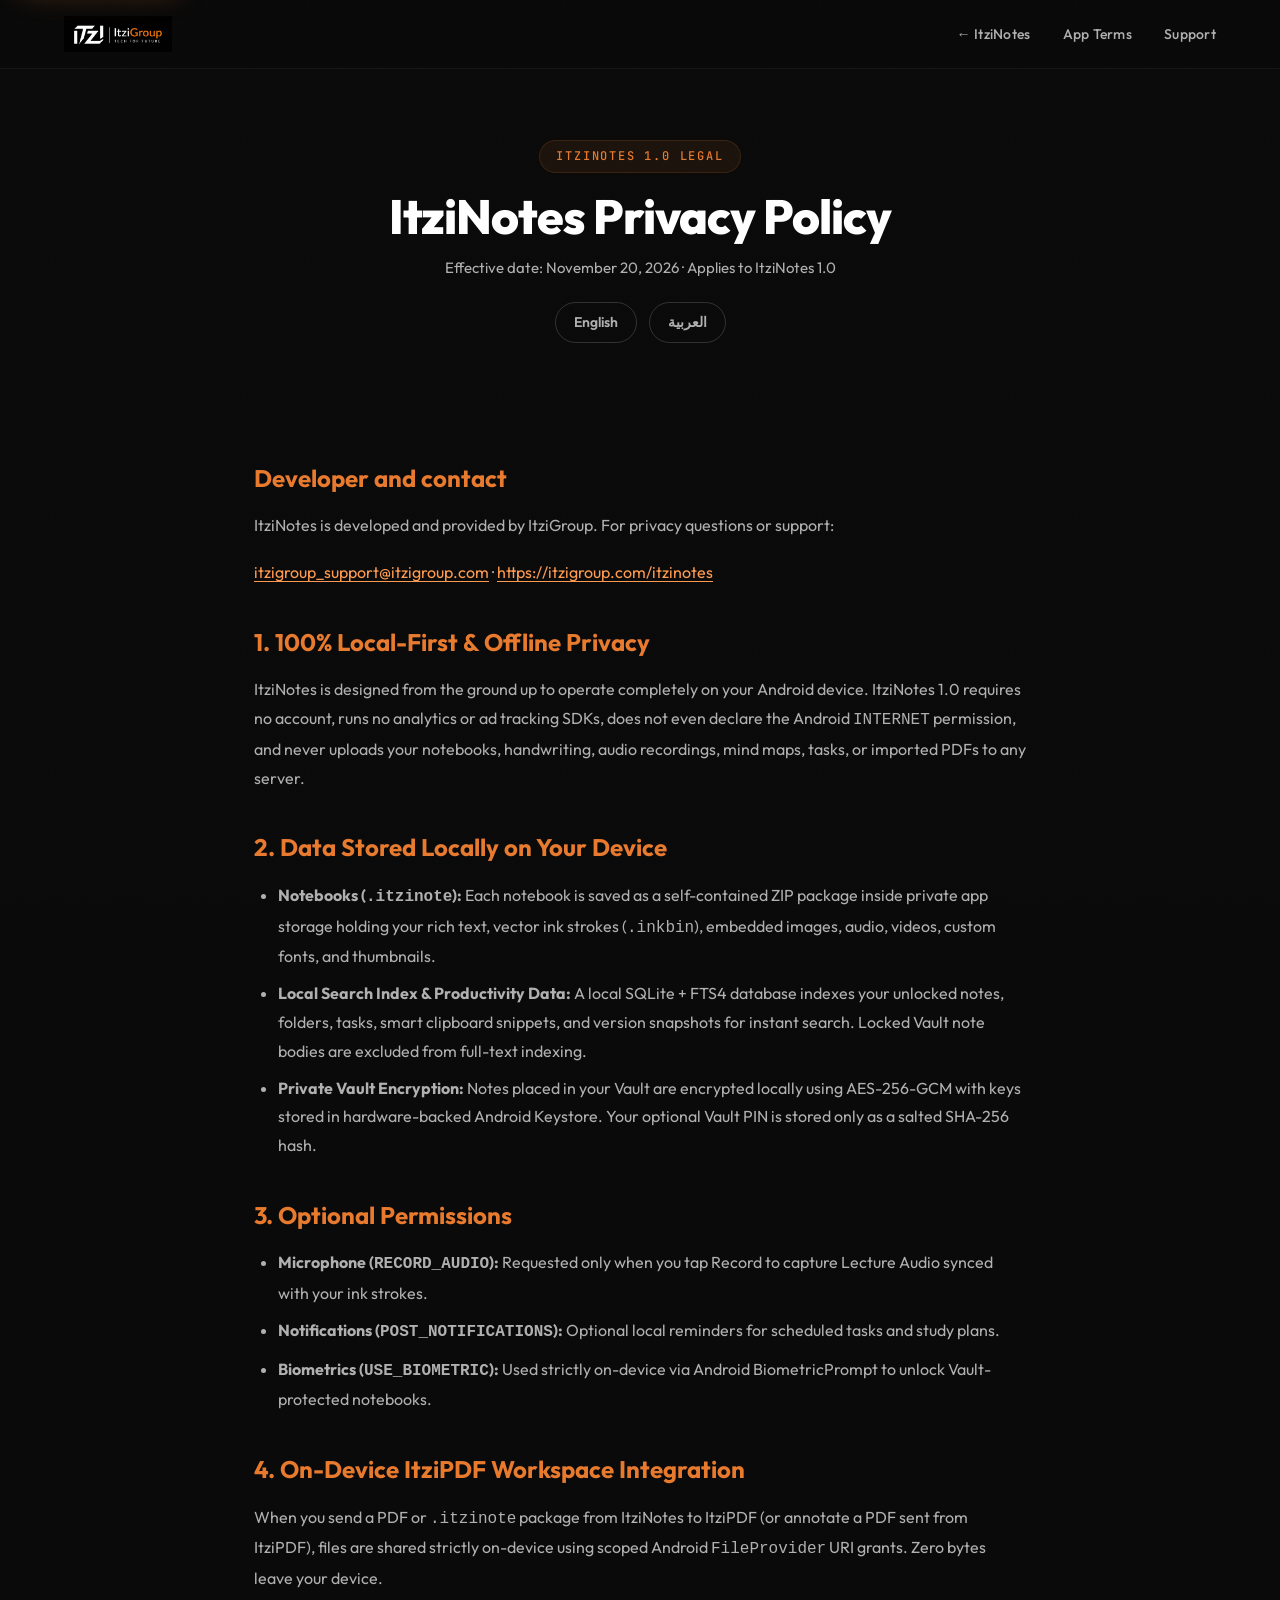
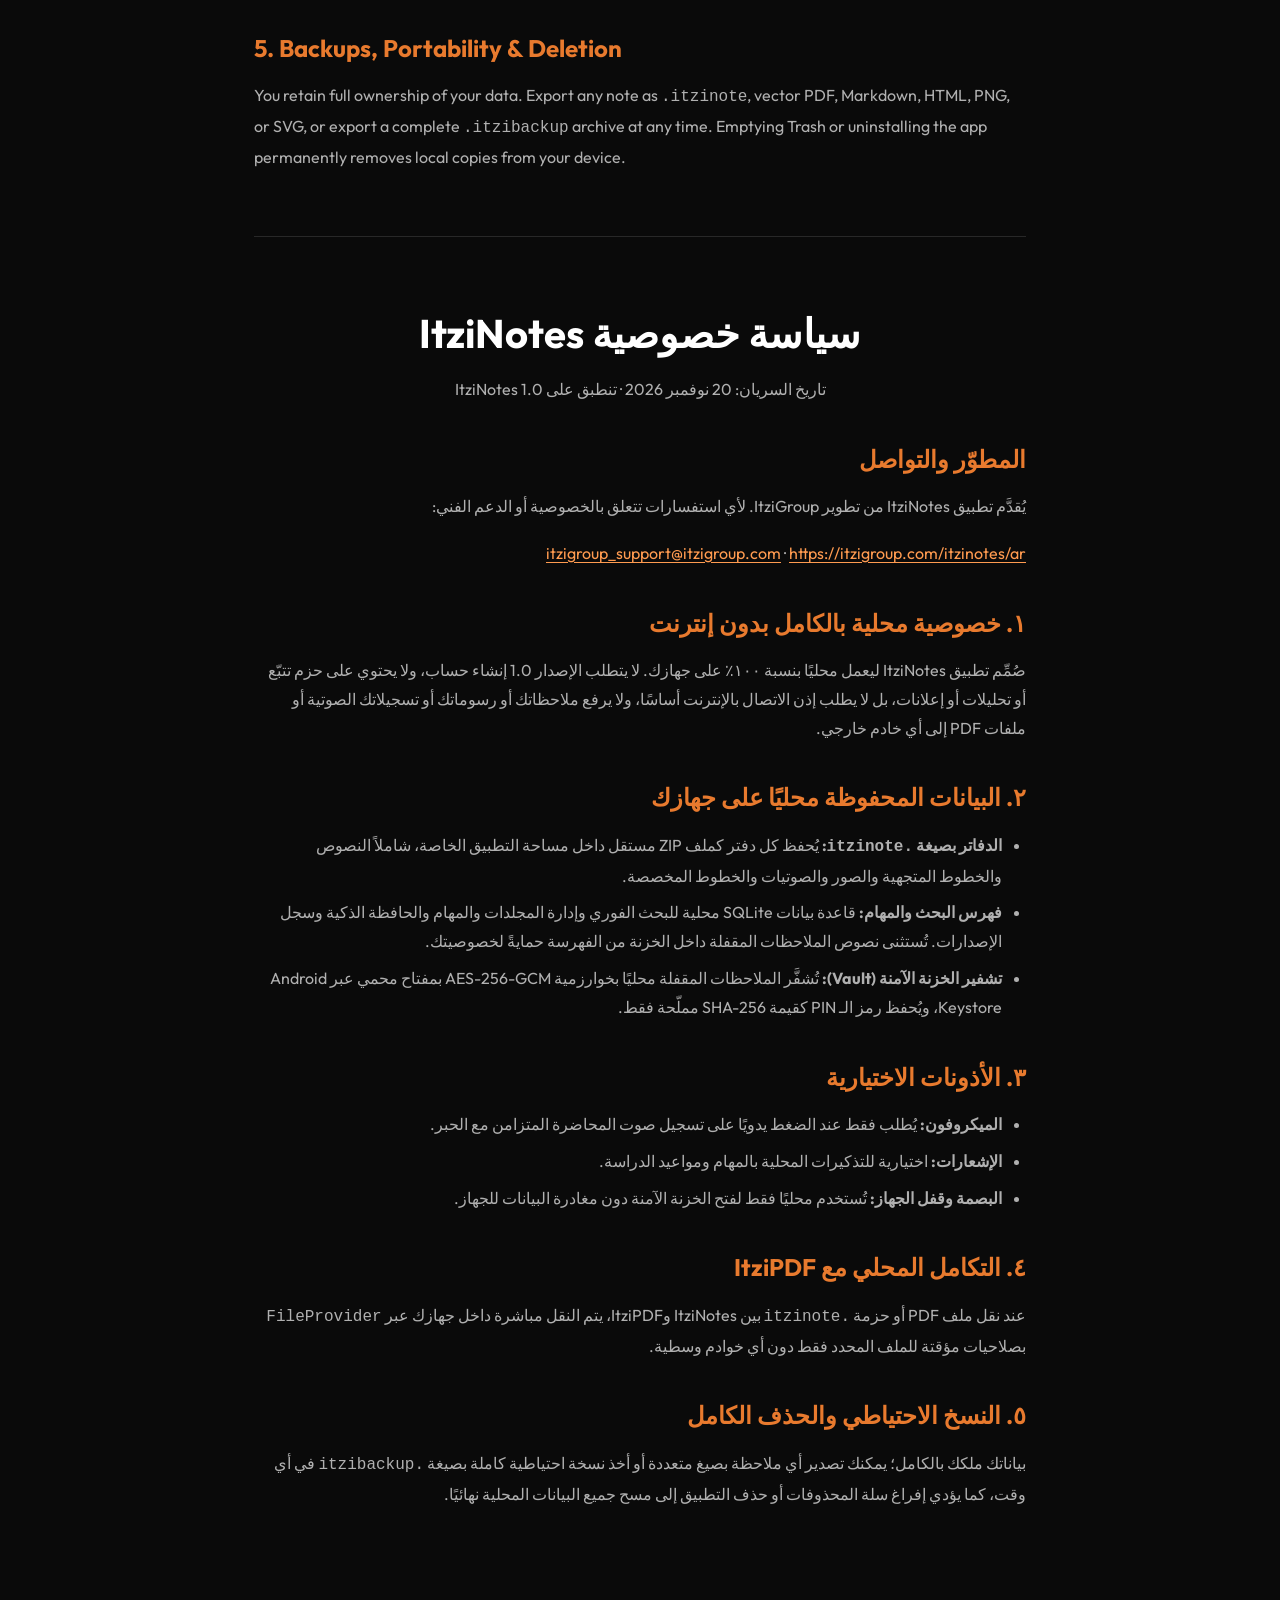
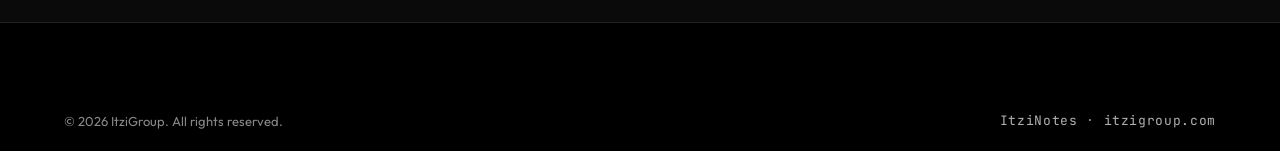
<file: itzinotes/privacy/index.html>
<!DOCTYPE html>
<html lang="en">
<head>
    <meta charset="UTF-8">
    <meta name="viewport" content="width=device-width, initial-scale=1.0">
    <title>ItziNotes Privacy Policy | ItziGroup</title>
    <meta name="description" content="How ItziNotes 1.0 handles local notebooks (.itzinote), AES-256-GCM Vault encryption, optional permissions, and ItziPDF Workspace transfers in English and Arabic.">
    <meta name="robots" content="index, follow">
    <meta name="theme-color" content="#0a0a0a">
    <meta name="color-scheme" content="dark">

    <!-- Security Headers -->
    <meta http-equiv="X-Content-Type-Options" content="nosniff">
    <meta name="referrer" content="strict-origin-when-cross-origin">
    <meta http-equiv="Content-Security-Policy" content="default-src 'self'; script-src 'self'; style-src 'self' 'unsafe-inline'; font-src 'self'; img-src 'self' data:; connect-src 'self'; frame-src 'none'; object-src 'none'; base-uri 'self'; form-action 'self';">

    <!-- Open Graph / Social -->
    <meta property="og:title" content="ItziNotes Privacy Policy | ItziGroup">
    <meta property="og:description" content="How ItziNotes 1.0 protects your notes, vector ink, audio sync recordings, and encrypted Vault completely offline.">
    <meta property="og:type" content="website">
    <meta property="og:url" content="https://itzigroup.com/itzinotes/privacy">
    <meta property="og:image" content="https://itzigroup.com/assets/itzinotes-og.png">
    <meta property="og:image:width" content="1200">
    <meta property="og:image:height" content="630">
    <meta property="og:site_name" content="ItziGroup">
    <meta name="twitter:card" content="summary_large_image">
    <meta name="twitter:site" content="@ItziGroup">
    <meta name="twitter:title" content="ItziNotes Privacy Policy | ItziGroup">
    <meta name="twitter:description" content="100% local-first privacy policy for ItziNotes 1.0 on Android in English and Arabic.">
    <meta name="twitter:image" content="https://itzigroup.com/assets/itzinotes-og.png">

    <link rel="canonical" href="https://itzigroup.com/itzinotes/privacy">
    <link rel="icon" type="image/png" href="../../assets/favicon.png">
    <link rel="apple-touch-icon" href="../../assets/apple-touch-icon.png">
    <link rel="stylesheet" href="../../styles.css?v=20261120">
</head>
<body>
    <a class="skip-link" href="#english">Skip to main content</a>

    <nav class="navbar legal-navbar" id="navbar" aria-label="Primary">
        <div class="nav-container">
            <a href="/" class="nav-logo" aria-label="ItziGroup home">
                <img src="../../assets/logo-sm.png" alt="ItziGroup Logo" class="logo-img" width="108" height="36">
            </a>
            <div class="subpage-nav-links">
                <a href="/itzinotes" class="nav-link">← ItziNotes</a>
                <a href="/itzinotes/terms" class="nav-link">App Terms</a>
                <a href="https://support.itzigroup.com/#itzinotes" class="nav-link subpage-hide-mobile" target="_blank" rel="noopener noreferrer">Support</a>
            </div>
        </div>
    </nav>

    <header class="legal-hero">
        <div class="container">
            <span class="section-tag">ItziNotes 1.0 Legal</span>
            <h1 class="header-title">ItziNotes Privacy Policy</h1>
            <p>Effective date: November 20, 2026 · Applies to ItziNotes 1.0</p>
            <div class="policy-language-nav" aria-label="Document languages">
                <a href="#english">English</a>
                <a href="#arabic" lang="ar" dir="rtl">العربية</a>
            </div>
        </div>
    </header>

    <main class="legal-content" id="english" tabindex="-1">
        <h2>Developer and contact</h2>
        <p>ItziNotes is developed and provided by ItziGroup. For privacy questions or support:</p>
        <p><a href="mailto:itzigroup_support@itzigroup.com">itzigroup_support@itzigroup.com</a> · <a href="https://itzigroup.com/itzinotes">https://itzigroup.com/itzinotes</a></p>

        <h2>1. 100% Local-First &amp; Offline Privacy</h2>
        <p>ItziNotes is designed from the ground up to operate completely on your Android device. ItziNotes 1.0 requires no account, runs no analytics or ad tracking SDKs, does not even declare the Android <code>INTERNET</code> permission, and never uploads your notebooks, handwriting, audio recordings, mind maps, tasks, or imported PDFs to any server.</p>

        <h2>2. Data Stored Locally on Your Device</h2>
        <ul>
            <li><strong>Notebooks (<code>.itzinote</code>):</strong> Each notebook is saved as a self-contained ZIP package inside private app storage holding your rich text, vector ink strokes (<code>.inkbin</code>), embedded images, audio, videos, custom fonts, and thumbnails.</li>
            <li><strong>Local Search Index &amp; Productivity Data:</strong> A local SQLite + FTS4 database indexes your unlocked notes, folders, tasks, smart clipboard snippets, and version snapshots for instant search. Locked Vault note bodies are excluded from full-text indexing.</li>
            <li><strong>Private Vault Encryption:</strong> Notes placed in your Vault are encrypted locally using AES-256-GCM with keys stored in hardware-backed Android Keystore. Your optional Vault PIN is stored only as a salted SHA-256 hash.</li>
        </ul>

        <h2>3. Optional Permissions</h2>
        <ul>
            <li><strong>Microphone (<code>RECORD_AUDIO</code>):</strong> Requested only when you tap Record to capture Lecture Audio synced with your ink strokes.</li>
            <li><strong>Notifications (<code>POST_NOTIFICATIONS</code>):</strong> Optional local reminders for scheduled tasks and study plans.</li>
            <li><strong>Biometrics (<code>USE_BIOMETRIC</code>):</strong> Used strictly on-device via Android BiometricPrompt to unlock Vault-protected notebooks.</li>
        </ul>

        <h2>4. On-Device ItziPDF Workspace Integration</h2>
        <p>When you send a PDF or <code>.itzinote</code> package from ItziNotes to ItziPDF (or annotate a PDF sent from ItziPDF), files are shared strictly on-device using scoped Android <code>FileProvider</code> URI grants. Zero bytes leave your device.</p>

        <h2>5. Backups, Portability &amp; Deletion</h2>
        <p>You retain full ownership of your data. Export any note as <code>.itzinote</code>, vector PDF, Markdown, HTML, PNG, or SVG, or export a complete <code>.itzibackup</code> archive at any time. Emptying Trash or uninstalling the app permanently removes local copies from your device.</p>

        <hr class="policy-divider">

        <div class="arabic-policy" id="arabic" lang="ar" dir="rtl">
            <h1 class="language-title">سياسة خصوصية ItziNotes</h1>
            <p class="policy-date">تاريخ السريان: 20 نوفمبر 2026 · تنطبق على ItziNotes 1.0</p>

            <h2>المطوّر والتواصل</h2>
            <p>يُقدَّم تطبيق ItziNotes من تطوير ItziGroup. لأي استفسارات تتعلق بالخصوصية أو الدعم الفني:</p>
            <p><a href="mailto:itzigroup_support@itzigroup.com">itzigroup_support@itzigroup.com</a> · <a href="https://itzigroup.com/itzinotes/ar">https://itzigroup.com/itzinotes/ar</a></p>

            <h2>١. خصوصية محلية بالكامل بدون إنترنت</h2>
            <p>صُمِّم تطبيق ItziNotes ليعمل محليًا بنسبة ١٠٠٪ على جهازك. لا يتطلب الإصدار 1.0 إنشاء حساب، ولا يحتوي على حزم تتبّع أو تحليلات أو إعلانات، بل لا يطلب إذن الاتصال بالإنترنت أساسًا، ولا يرفع ملاحظاتك أو رسوماتك أو تسجيلاتك الصوتية أو ملفات PDF إلى أي خادم خارجي.</p>

            <h2>٢. البيانات المحفوظة محليًا على جهازك</h2>
            <ul>
                <li><strong>الدفاتر بصيغة <code>.itzinote</code>:</strong> يُحفظ كل دفتر كملف ZIP مستقل داخل مساحة التطبيق الخاصة، شاملاً النصوص والخطوط المتجهية والصور والصوتيات والخطوط المخصصة.</li>
                <li><strong>فهرس البحث والمهام:</strong> قاعدة بيانات SQLite محلية للبحث الفوري وإدارة المجلدات والمهام والحافظة الذكية وسجل الإصدارات. تُستثنى نصوص الملاحظات المقفلة داخل الخزنة من الفهرسة حمايةً لخصوصيتك.</li>
                <li><strong>تشفير الخزنة الآمنة (Vault):</strong> تُشفَّر الملاحظات المقفلة محليًا بخوارزمية AES-256-GCM بمفتاح محمي عبر Android Keystore، ويُحفظ رمز الـ PIN كقيمة SHA-256 مملّحة فقط.</li>
            </ul>

            <h2>٣. الأذونات الاختيارية</h2>
            <ul>
                <li><strong>الميكروفون:</strong> يُطلب فقط عند الضغط يدويًا على تسجيل صوت المحاضرة المتزامن مع الحبر.</li>
                <li><strong>الإشعارات:</strong> اختيارية للتذكيرات المحلية بالمهام ومواعيد الدراسة.</li>
                <li><strong>البصمة وقفل الجهاز:</strong> تُستخدم محليًا فقط لفتح الخزنة الآمنة دون مغادرة البيانات للجهاز.</li>
            </ul>

            <h2>٤. التكامل المحلي مع ItziPDF</h2>
            <p>عند نقل ملف PDF أو حزمة <code>.itzinote</code> بين ItziNotes وItziPDF، يتم النقل مباشرة داخل جهازك عبر <code>FileProvider</code> بصلاحيات مؤقتة للملف المحدد فقط دون أي خوادم وسطية.</p>

            <h2>٥. النسخ الاحتياطي والحذف الكامل</h2>
            <p>بياناتك ملكك بالكامل؛ يمكنك تصدير أي ملاحظة بصيغ متعددة أو أخذ نسخة احتياطية كاملة بصيغة <code>.itzibackup</code> في أي وقت، كما يؤدي إفراغ سلة المحذوفات أو حذف التطبيق إلى مسح جميع البيانات المحلية نهائيًا.</p>
        </div>
    </main>

    <footer class="footer">
        <div class="container">
            <div class="footer-bottom">
                <p>&copy; 2026 ItziGroup. All rights reserved.</p>
                <p class="footer-domain"><a href="/itzinotes">ItziNotes</a> · <a href="/">itzigroup.com</a></p>
            </div>
        </div>
    </footer>
</body>
</html>
</file>
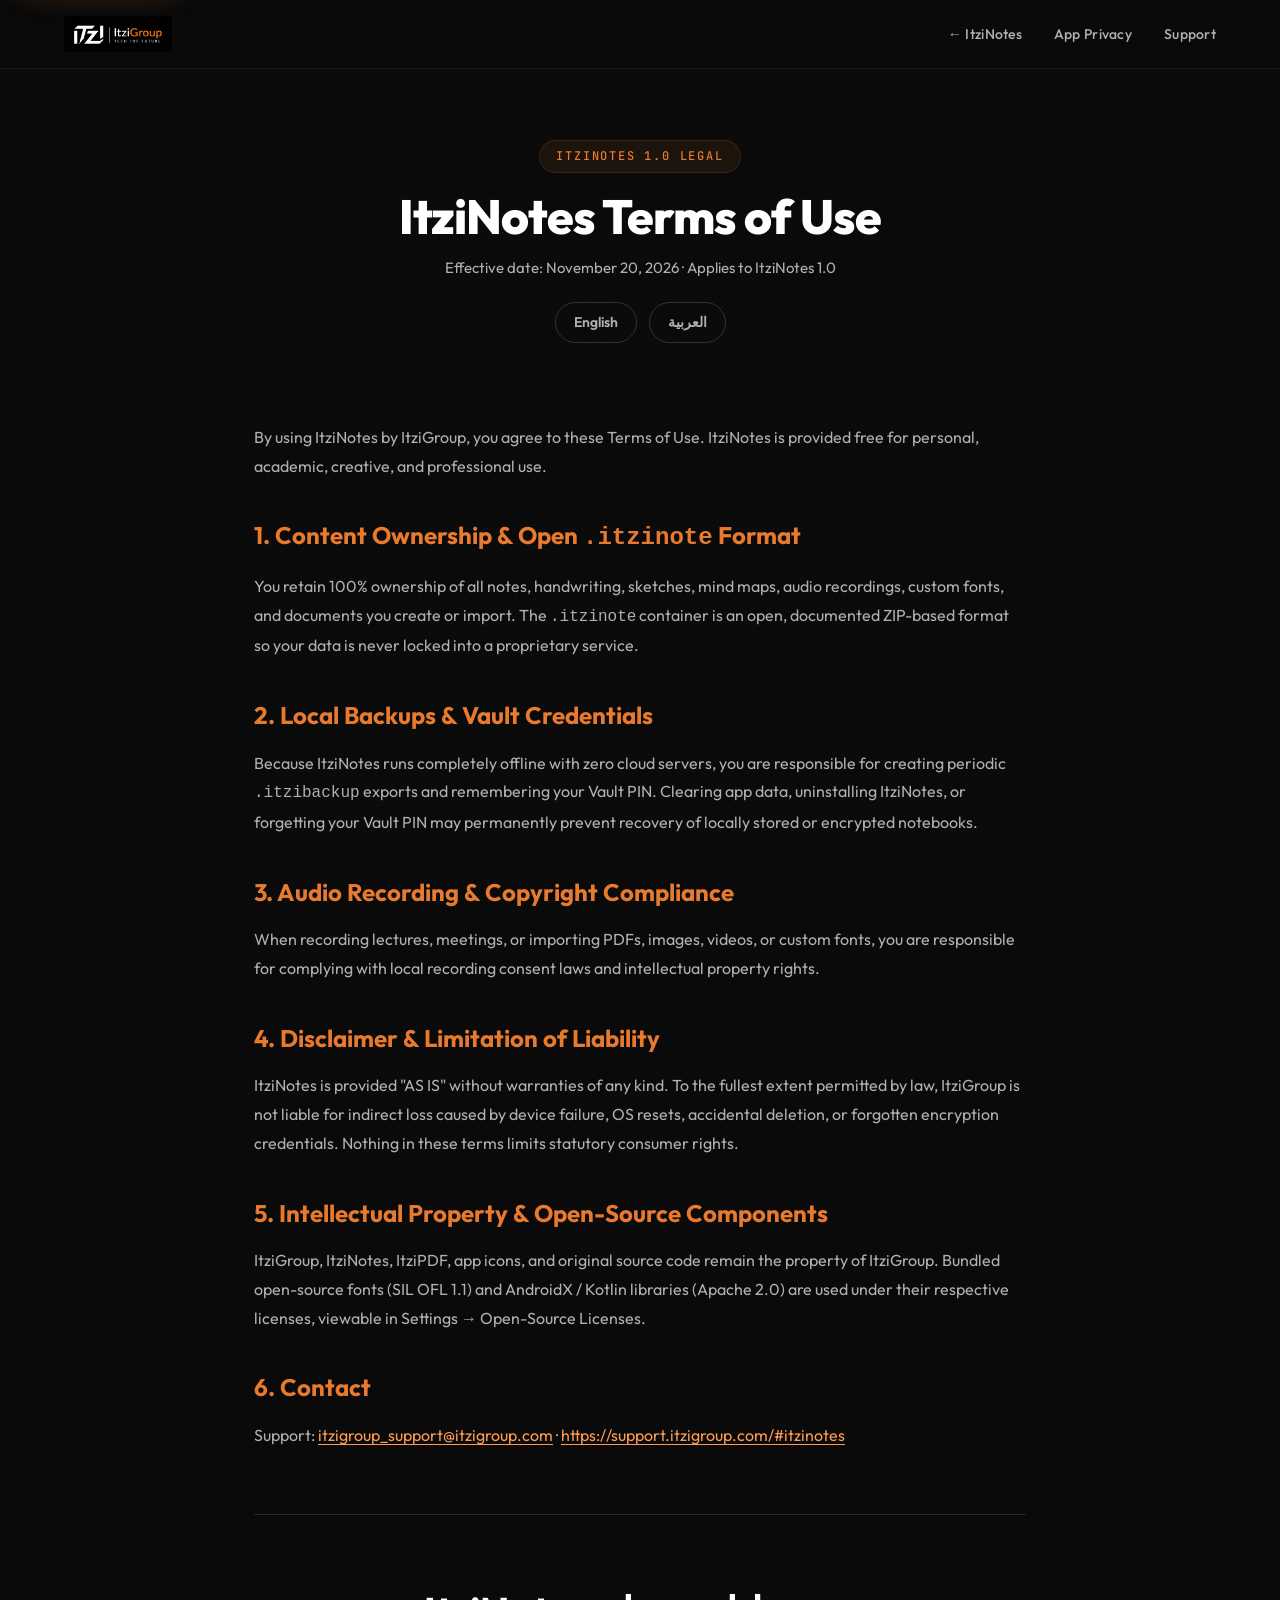
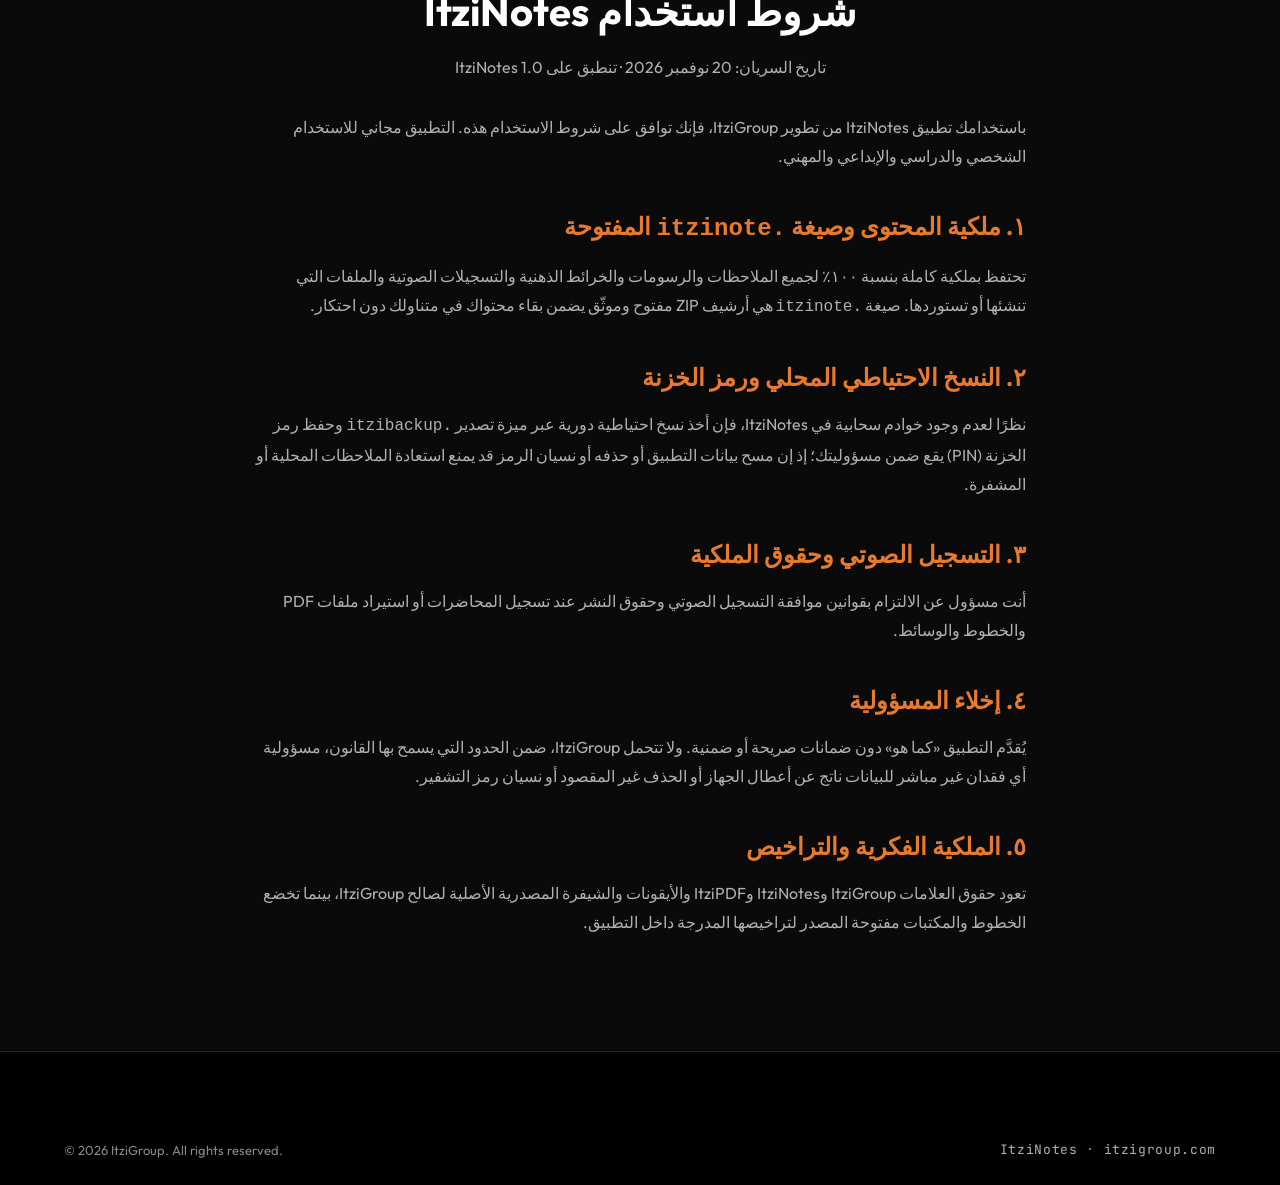
<file: itzinotes/terms/index.html>
<!DOCTYPE html>
<html lang="en">
<head>
    <meta charset="UTF-8">
    <meta name="viewport" content="width=device-width, initial-scale=1.0">
    <title>ItziNotes Terms of Use | ItziGroup</title>
    <meta name="description" content="Terms of use for ItziNotes 1.0 on Android: content ownership, open .itzinote containers, local backups, and responsibilities in English and Arabic.">
    <meta name="robots" content="index, follow">
    <meta name="theme-color" content="#0a0a0a">
    <meta name="color-scheme" content="dark">

    <!-- Security Headers -->
    <meta http-equiv="X-Content-Type-Options" content="nosniff">
    <meta name="referrer" content="strict-origin-when-cross-origin">
    <meta http-equiv="Content-Security-Policy" content="default-src 'self'; script-src 'self'; style-src 'self' 'unsafe-inline'; font-src 'self'; img-src 'self' data:; connect-src 'self'; frame-src 'none'; object-src 'none'; base-uri 'self'; form-action 'self';">

    <!-- Open Graph / Social -->
    <meta property="og:title" content="ItziNotes Terms of Use | ItziGroup">
    <meta property="og:description" content="Terms of use for ItziNotes 1.0 on Android in English and Arabic.">
    <meta property="og:type" content="website">
    <meta property="og:url" content="https://itzigroup.com/itzinotes/terms">
    <meta property="og:image" content="https://itzigroup.com/assets/itzinotes-og.png">
    <meta property="og:site_name" content="ItziGroup">
    <meta name="twitter:card" content="summary_large_image">
    <meta name="twitter:site" content="@ItziGroup">
    <meta name="twitter:image" content="https://itzigroup.com/assets/itzinotes-og.png">

    <link rel="canonical" href="https://itzigroup.com/itzinotes/terms">
    <link rel="icon" type="image/png" href="../../assets/favicon.png">
    <link rel="apple-touch-icon" href="../../assets/apple-touch-icon.png">
    <link rel="stylesheet" href="../../styles.css?v=20261120">
</head>
<body>
    <a class="skip-link" href="#english">Skip to main content</a>

    <nav class="navbar legal-navbar" id="navbar" aria-label="Primary">
        <div class="nav-container">
            <a href="/" class="nav-logo" aria-label="ItziGroup home">
                <img src="../../assets/logo-sm.png" alt="ItziGroup Logo" class="logo-img" width="108" height="36">
            </a>
            <div class="subpage-nav-links">
                <a href="/itzinotes" class="nav-link">← ItziNotes</a>
                <a href="/itzinotes/privacy" class="nav-link">App Privacy</a>
                <a href="https://support.itzigroup.com/#itzinotes" class="nav-link subpage-hide-mobile" target="_blank" rel="noopener noreferrer">Support</a>
            </div>
        </div>
    </nav>

    <header class="legal-hero">
        <div class="container">
            <span class="section-tag">ItziNotes 1.0 Legal</span>
            <h1 class="header-title">ItziNotes Terms of Use</h1>
            <p>Effective date: November 20, 2026 · Applies to ItziNotes 1.0</p>
            <div class="policy-language-nav" aria-label="Document languages">
                <a href="#english">English</a>
                <a href="#arabic" lang="ar" dir="rtl">العربية</a>
            </div>
        </div>
    </header>

    <main class="legal-content" id="english" tabindex="-1">
        <p>By using ItziNotes by ItziGroup, you agree to these Terms of Use. ItziNotes is provided free for personal, academic, creative, and professional use.</p>

        <h2>1. Content Ownership &amp; Open <code>.itzinote</code> Format</h2>
        <p>You retain 100% ownership of all notes, handwriting, sketches, mind maps, audio recordings, custom fonts, and documents you create or import. The <code>.itzinote</code> container is an open, documented ZIP-based format so your data is never locked into a proprietary service.</p>

        <h2>2. Local Backups &amp; Vault Credentials</h2>
        <p>Because ItziNotes runs completely offline with zero cloud servers, you are responsible for creating periodic <code>.itzibackup</code> exports and remembering your Vault PIN. Clearing app data, uninstalling ItziNotes, or forgetting your Vault PIN may permanently prevent recovery of locally stored or encrypted notebooks.</p>

        <h2>3. Audio Recording &amp; Copyright Compliance</h2>
        <p>When recording lectures, meetings, or importing PDFs, images, videos, or custom fonts, you are responsible for complying with local recording consent laws and intellectual property rights.</p>

        <h2>4. Disclaimer &amp; Limitation of Liability</h2>
        <p>ItziNotes is provided "AS IS" without warranties of any kind. To the fullest extent permitted by law, ItziGroup is not liable for indirect loss caused by device failure, OS resets, accidental deletion, or forgotten encryption credentials. Nothing in these terms limits statutory consumer rights.</p>

        <h2>5. Intellectual Property &amp; Open-Source Components</h2>
        <p>ItziGroup, ItziNotes, ItziPDF, app icons, and original source code remain the property of ItziGroup. Bundled open-source fonts (SIL OFL 1.1) and AndroidX / Kotlin libraries (Apache 2.0) are used under their respective licenses, viewable in Settings → Open-Source Licenses.</p>

        <h2>6. Contact</h2>
        <p>Support: <a href="mailto:itzigroup_support@itzigroup.com">itzigroup_support@itzigroup.com</a> · <a href="https://support.itzigroup.com/#itzinotes">https://support.itzigroup.com/#itzinotes</a></p>

        <hr class="policy-divider">

        <div class="arabic-policy" id="arabic" lang="ar" dir="rtl">
            <h1 class="language-title">شروط استخدام ItziNotes</h1>
            <p class="policy-date">تاريخ السريان: 20 نوفمبر 2026 · تنطبق على ItziNotes 1.0</p>
            <p>باستخدامك تطبيق ItziNotes من تطوير ItziGroup، فإنك توافق على شروط الاستخدام هذه. التطبيق مجاني للاستخدام الشخصي والدراسي والإبداعي والمهني.</p>

            <h2>١. ملكية المحتوى وصيغة <code>.itzinote</code> المفتوحة</h2>
            <p>تحتفظ بملكية كاملة بنسبة ١٠٠٪ لجميع الملاحظات والرسومات والخرائط الذهنية والتسجيلات الصوتية والملفات التي تنشئها أو تستوردها. صيغة <code>.itzinote</code> هي أرشيف ZIP مفتوح وموثّق يضمن بقاء محتواك في متناولك دون احتكار.</p>

            <h2>٢. النسخ الاحتياطي المحلي ورمز الخزنة</h2>
            <p>نظرًا لعدم وجود خوادم سحابية في ItziNotes، فإن أخذ نسخ احتياطية دورية عبر ميزة تصدير <code>.itzibackup</code> وحفظ رمز الخزنة (PIN) يقع ضمن مسؤوليتك؛ إذ إن مسح بيانات التطبيق أو حذفه أو نسيان الرمز قد يمنع استعادة الملاحظات المحلية أو المشفرة.</p>

            <h2>٣. التسجيل الصوتي وحقوق الملكية</h2>
            <p>أنت مسؤول عن الالتزام بقوانين موافقة التسجيل الصوتي وحقوق النشر عند تسجيل المحاضرات أو استيراد ملفات PDF والخطوط والوسائط.</p>

            <h2>٤. إخلاء المسؤولية</h2>
            <p>يُقدَّم التطبيق «كما هو» دون ضمانات صريحة أو ضمنية. ولا تتحمل ItziGroup، ضمن الحدود التي يسمح بها القانون، مسؤولية أي فقدان غير مباشر للبيانات ناتج عن أعطال الجهاز أو الحذف غير المقصود أو نسيان رمز التشفير.</p>

            <h2>٥. الملكية الفكرية والتراخيص</h2>
            <p>تعود حقوق العلامات ItziGroup وItziNotes وItziPDF والأيقونات والشيفرة المصدرية الأصلية لصالح ItziGroup، بينما تخضع الخطوط والمكتبات مفتوحة المصدر لتراخيصها المدرجة داخل التطبيق.</p>
        </div>
    </main>

    <footer class="footer">
        <div class="container">
            <div class="footer-bottom">
                <p>&copy; 2026 ItziGroup. All rights reserved.</p>
                <p class="footer-domain"><a href="/itzinotes">ItziNotes</a> · <a href="/">itzigroup.com</a></p>
            </div>
        </div>
    </footer>
</body>
</html>
</file>
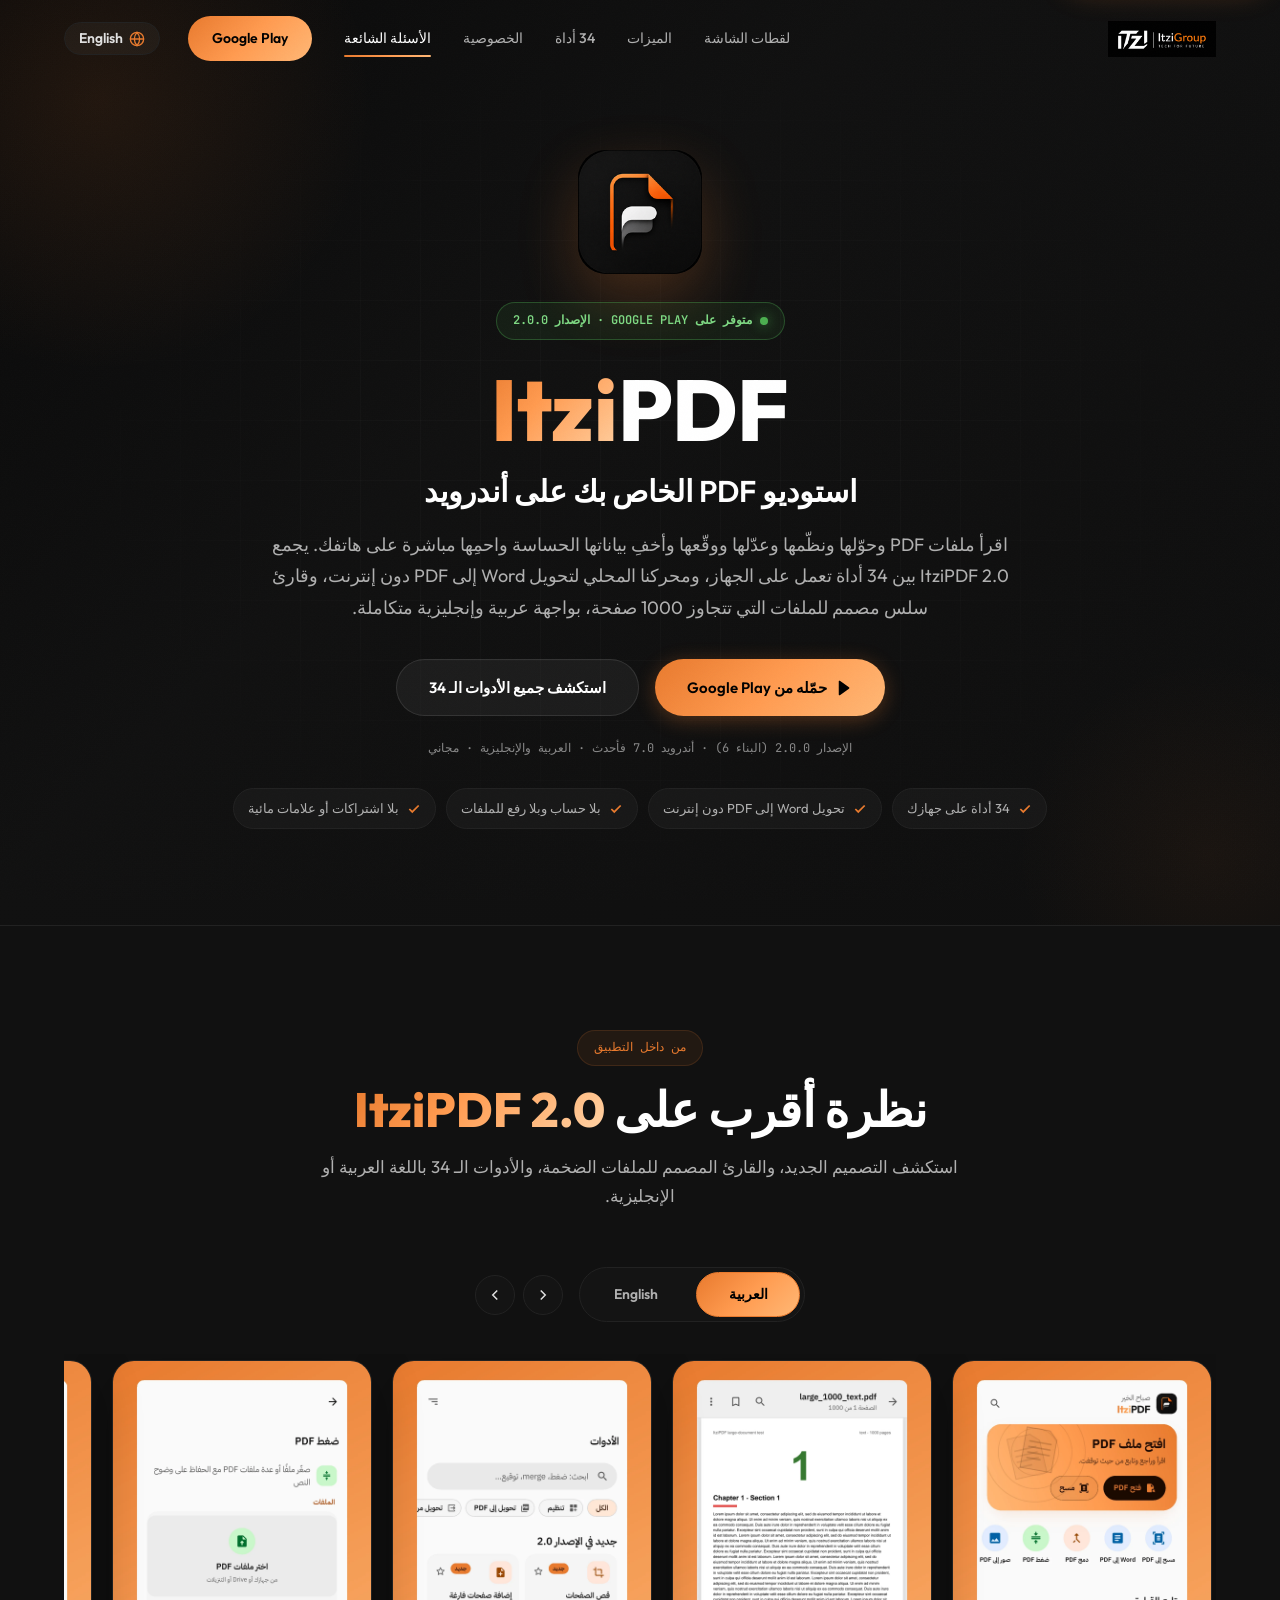
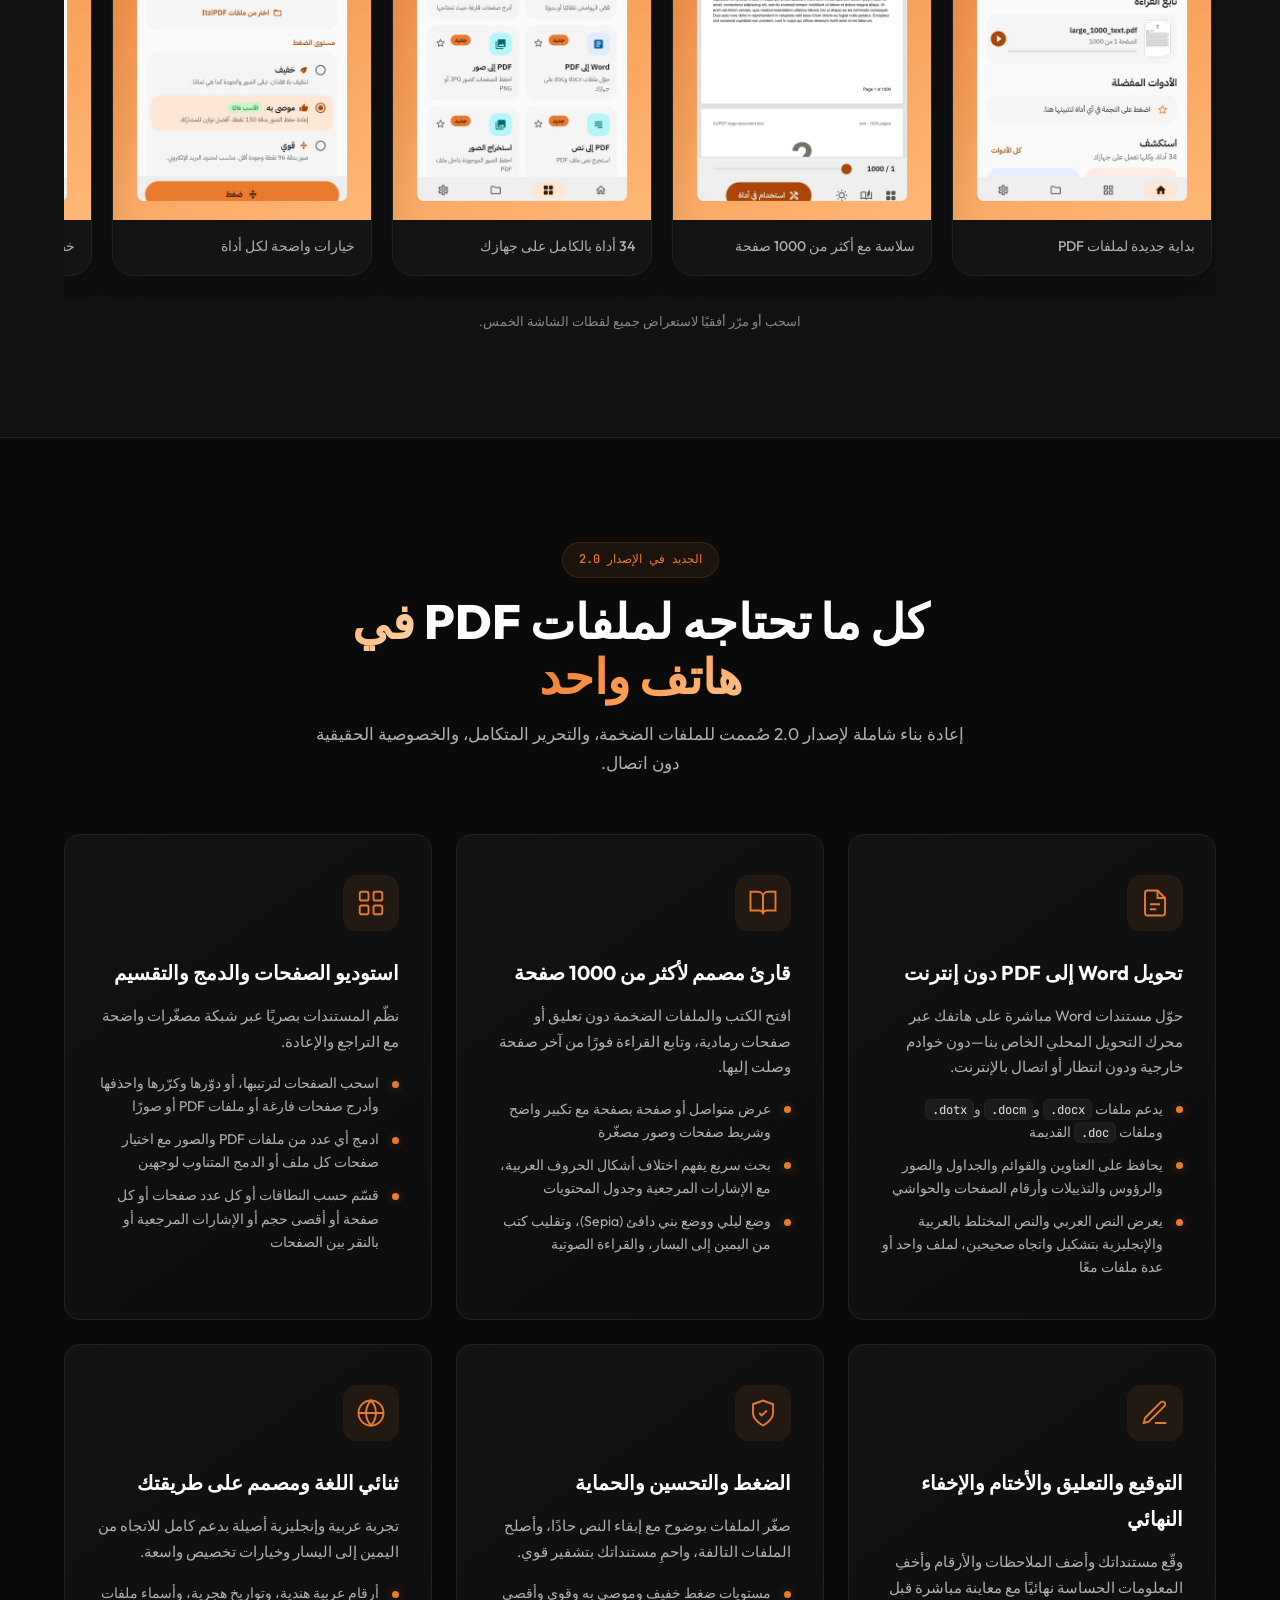
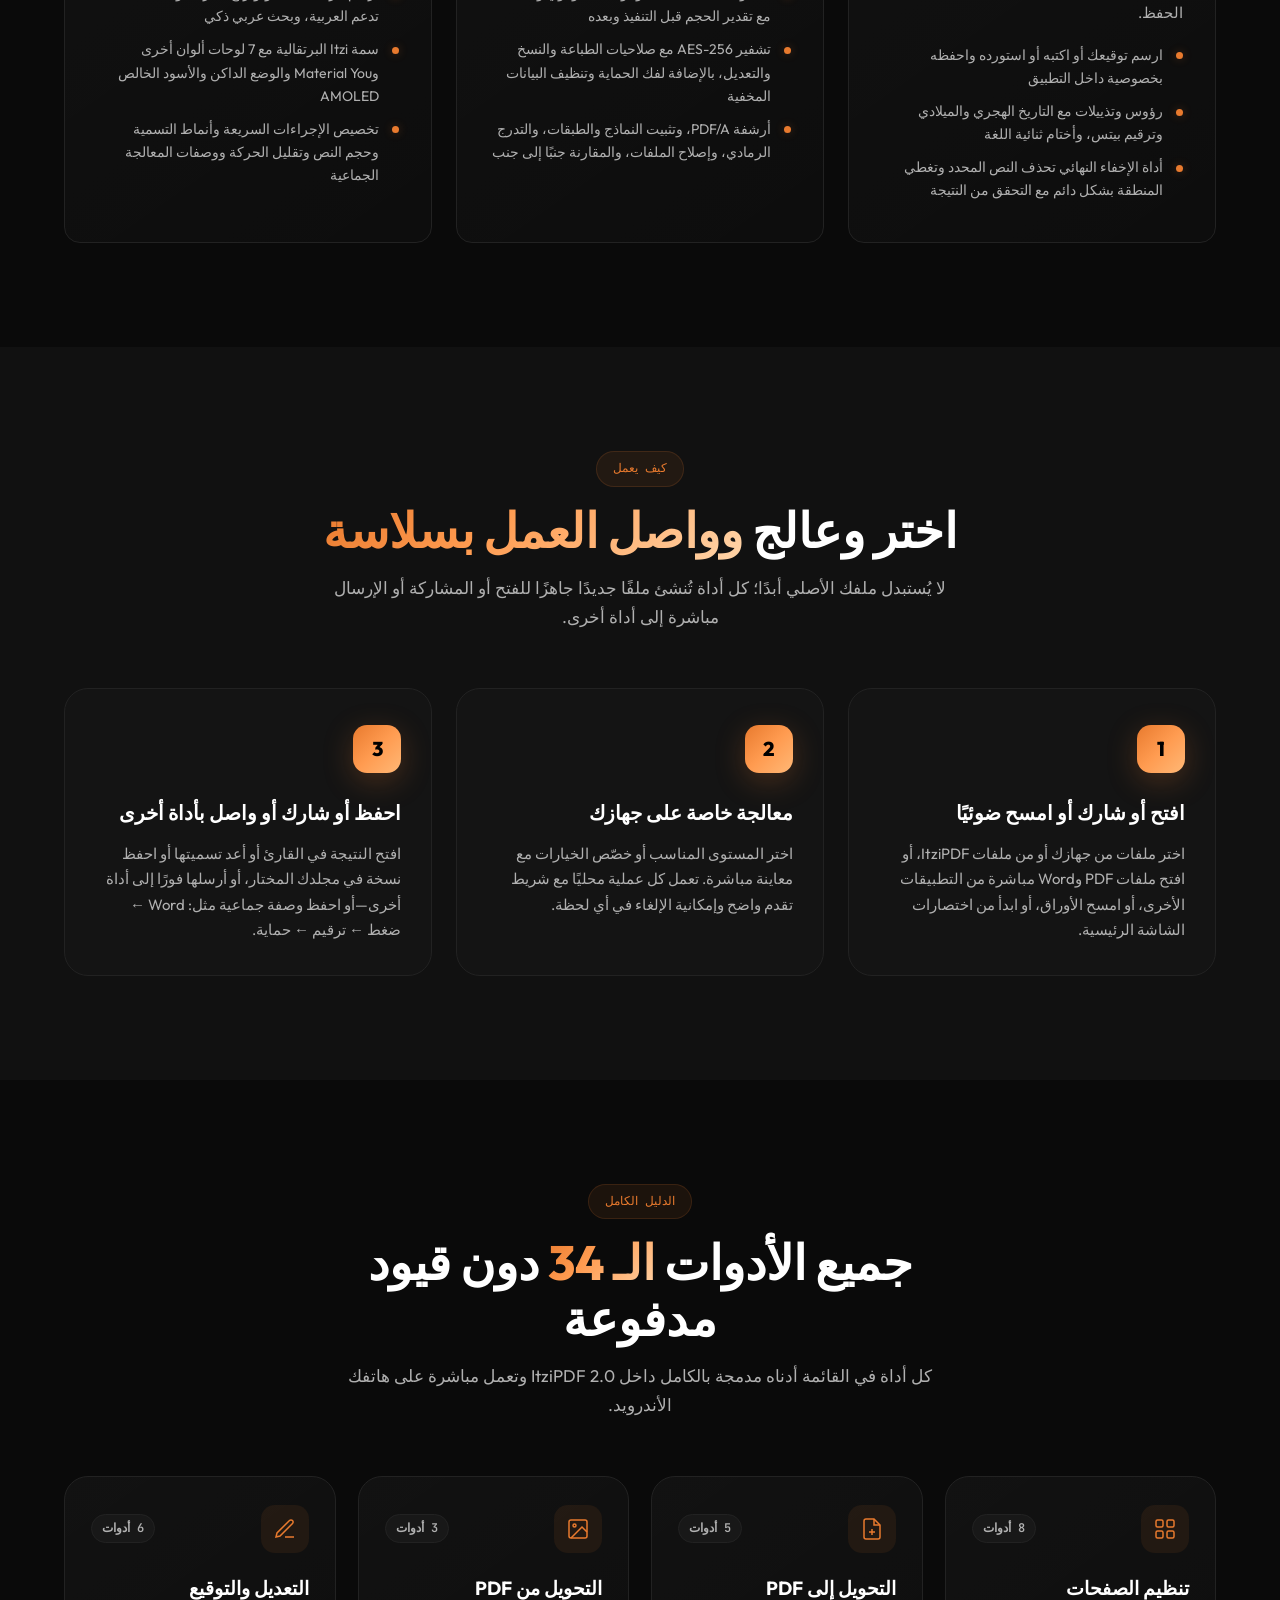
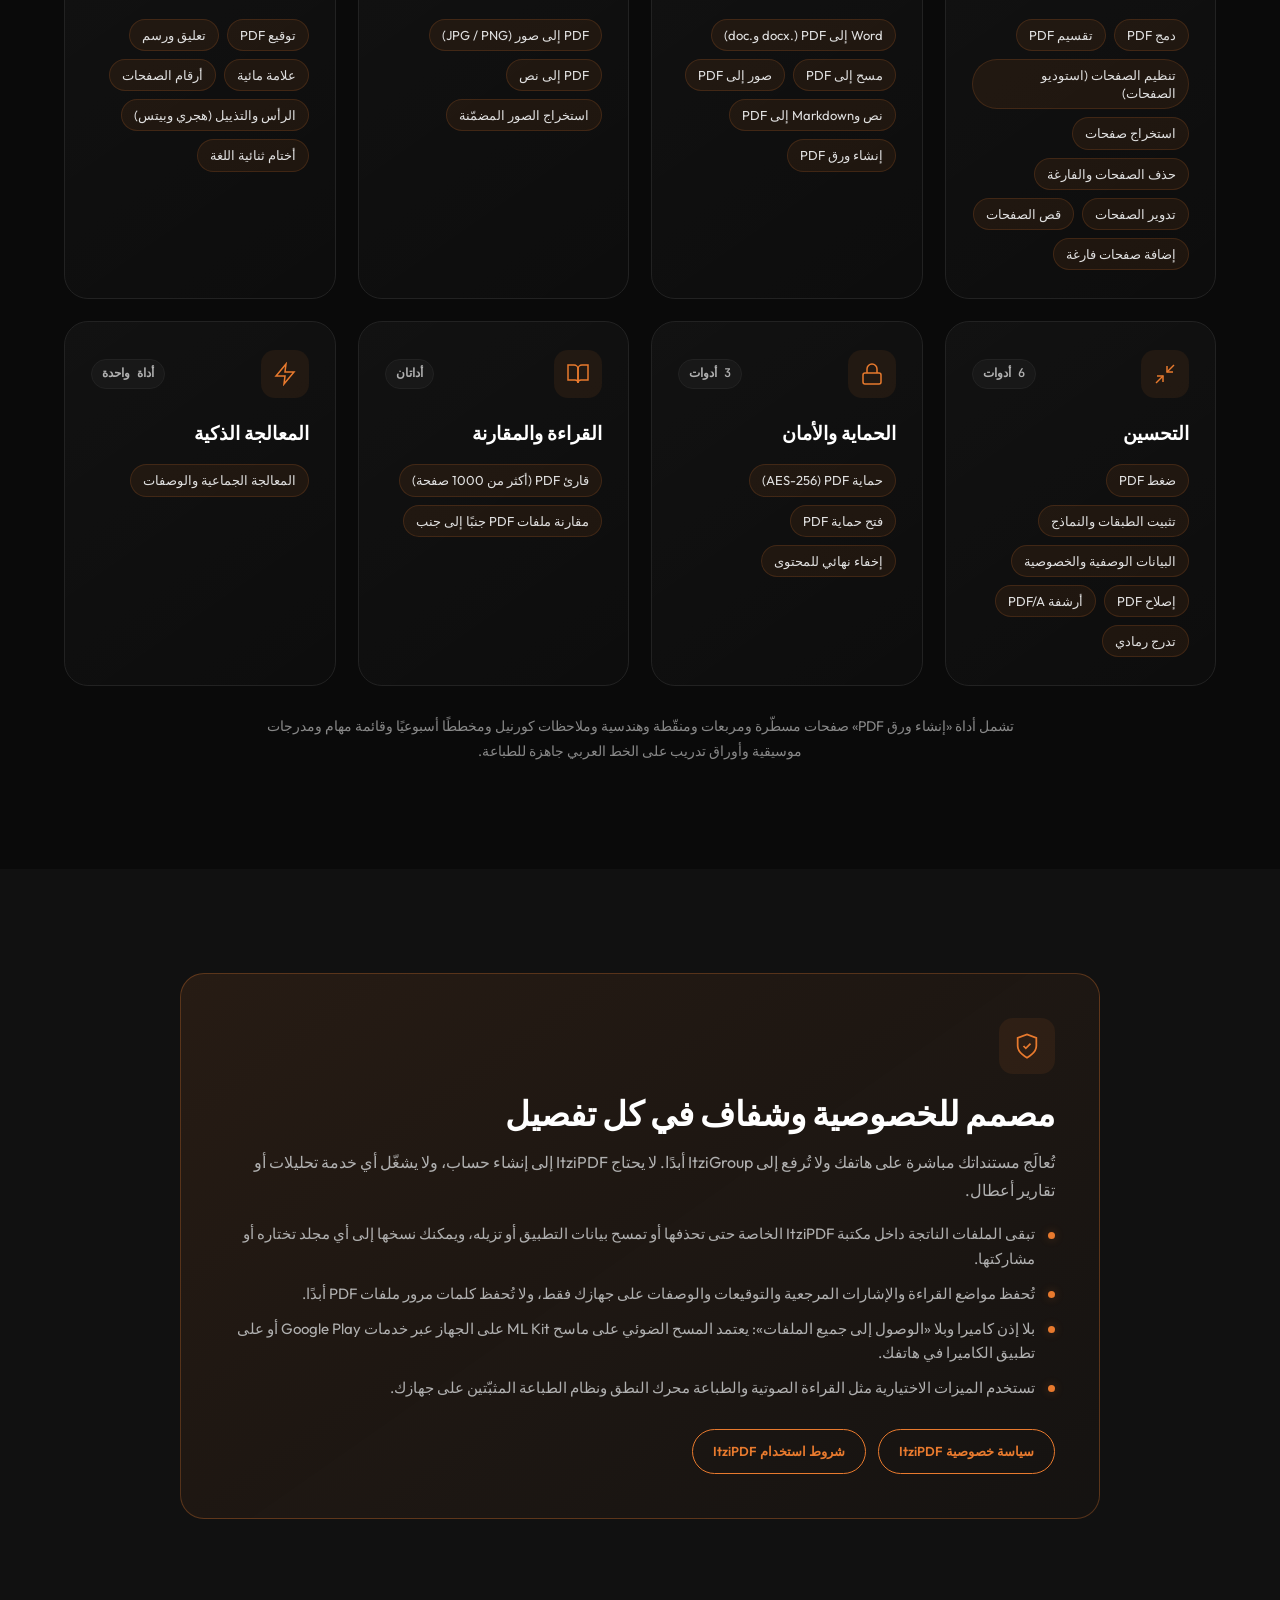
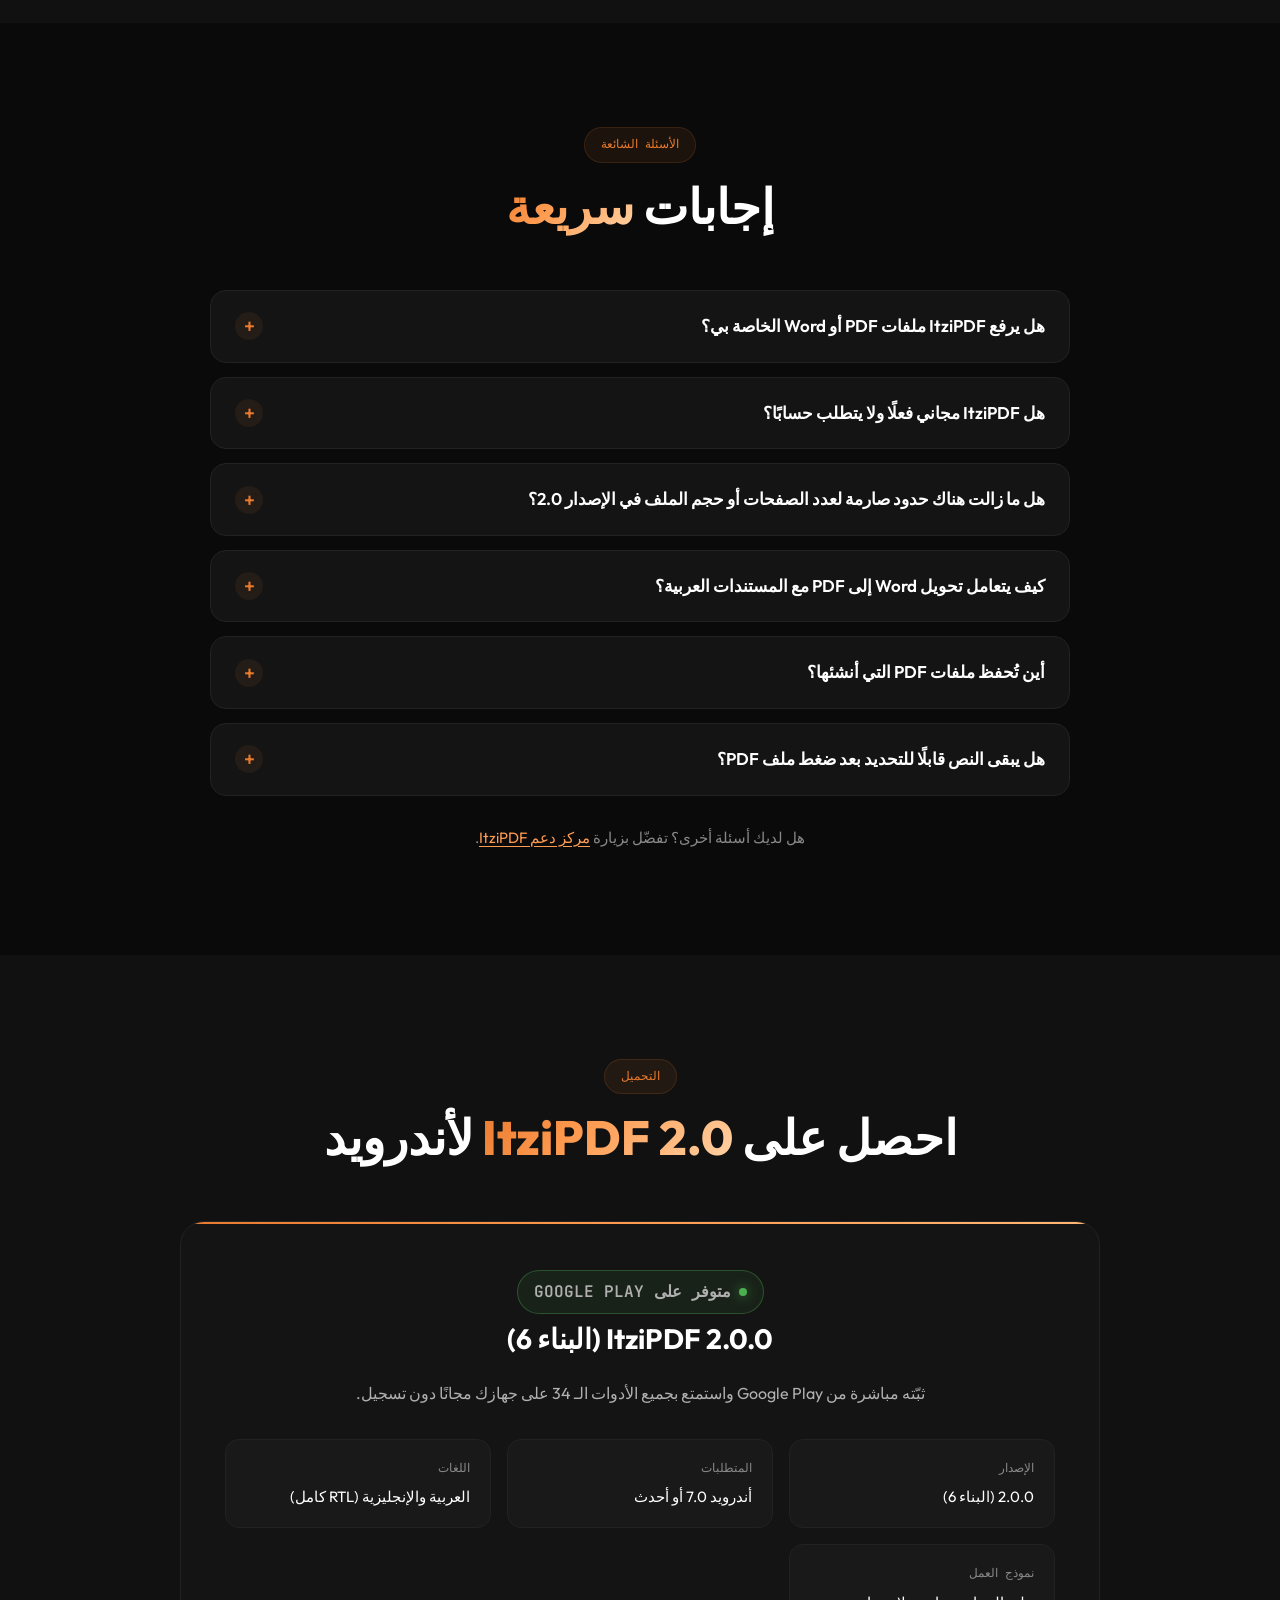
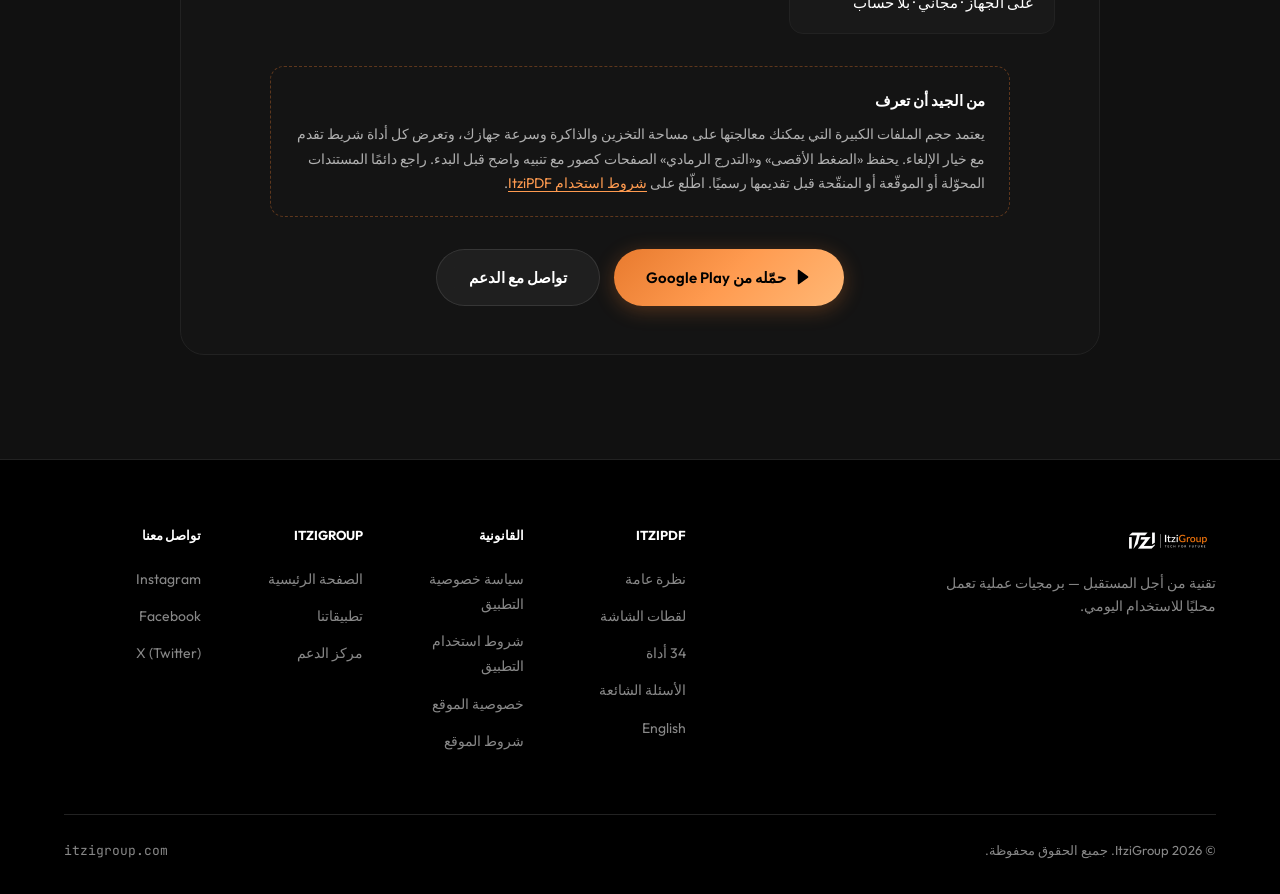
<file: itzipdf/ar/index.html>
<!DOCTYPE html>
<html lang="ar" dir="rtl">
<head>
    <meta charset="UTF-8">
    <meta name="viewport" content="width=device-width, initial-scale=1.0">
    <title>ItziPDF 2.0 — استوديو PDF خاص لأندرويد | ItziGroup</title>
    <meta name="description" content="ItziPDF 2.0 لأندرويد: 34 أداة PDF تعمل على جهازك، وتحويل Word إلى PDF دون إنترنت، وقارئ سلس لأكثر من 1000 صفحة، والدمج والتقسيم والضغط والتوقيع والإخفاء النهائي مجانًا وبخصوصية بالعربية والإنجليزية.">
    <meta name="robots" content="index, follow">
    <meta name="author" content="ItziGroup">
    <meta name="theme-color" content="#0a0a0a">
    <meta name="color-scheme" content="dark">

    <!-- Security Headers -->
    <meta http-equiv="X-Content-Type-Options" content="nosniff">
    <meta name="referrer" content="strict-origin-when-cross-origin">
    <meta http-equiv="Content-Security-Policy" content="default-src 'self'; script-src 'self'; style-src 'self' 'unsafe-inline'; font-src 'self'; img-src 'self' data:; connect-src 'self'; frame-src 'none'; object-src 'none'; base-uri 'self'; form-action 'self';">

    <!-- Open Graph / Social -->
    <meta property="og:title" content="ItziPDF 2.0 — استوديو PDF الخاص بك على أندرويد">
    <meta property="og:description" content="34 أداة PDF مجانية تعمل على جهازك، وتحويل Word إلى PDF دون إنترنت، وقارئ لأكثر من 1000 صفحة بواجهة عربية وإنجليزية كاملة.">
    <meta property="og:type" content="website">
    <meta property="og:url" content="https://itzigroup.com/itzipdf/ar">
    <meta property="og:image" content="https://itzigroup.com/assets/itzipdf-og.png">
    <meta property="og:image:width" content="1200">
    <meta property="og:image:height" content="630">
    <meta property="og:image:alt" content="ItziPDF 2.0: استوديو PDF خاص لأندرويد بـ 34 أداة تعمل على الجهاز بالعربية والإنجليزية.">
    <meta property="og:site_name" content="ItziGroup">
    <meta property="og:locale" content="ar_AR">
    <meta property="og:locale:alternate" content="en_US">
    <meta name="twitter:card" content="summary_large_image">
    <meta name="twitter:site" content="@ItziGroup">
    <meta name="twitter:title" content="ItziPDF 2.0 — استوديو PDF الخاص بك على أندرويد">
    <meta name="twitter:description" content="34 أداة PDF تعمل محليًا على هاتفك، وتحويل Word إلى PDF دون إنترنت، وقارئ للملفات الضخمة. مجاني وبلا حساب وبلا رفع للملفات.">
    <meta name="twitter:image" content="https://itzigroup.com/assets/itzipdf-og.png">
    <meta name="twitter:image:alt" content="ItziPDF 2.0: استوديو PDF خاص لأندرويد.">

    <link rel="canonical" href="https://itzigroup.com/itzipdf/ar">
    <link rel="alternate" hreflang="en" href="https://itzigroup.com/itzipdf">
    <link rel="alternate" hreflang="ar" href="https://itzigroup.com/itzipdf/ar">
    <link rel="alternate" hreflang="x-default" href="https://itzigroup.com/itzipdf">
    <link rel="icon" type="image/png" href="../../assets/favicon.png">
    <link rel="apple-touch-icon" href="../../assets/apple-touch-icon.png">

    <!-- Structured data (JSON data block, not executable script) -->
    <script type="application/ld+json">
    {
        "@context": "https://schema.org",
        "@type": "MobileApplication",
        "name": "ItziPDF",
        "operatingSystem": "Android 7.0 or later",
        "applicationCategory": "ProductivityApplication",
        "softwareVersion": "2.0.0",
        "inLanguage": ["ar", "en"],
        "isAccessibleForFree": true,
        "url": "https://itzigroup.com/itzipdf/ar",
        "image": "https://itzigroup.com/assets/itzipdf-icon.png",
        "screenshot": "https://itzigroup.com/assets/itzipdf-og.png",
        "downloadUrl": "https://play.google.com/store/apps/details?id=com.itzigroup.itzipdf&pcampaignid=web_share",
        "description": "استوديو PDF مجاني وخاص لأندرويد يضم 34 أداة تعمل على الجهاز: تحويل Word إلى PDF دون إنترنت، قارئ لأكثر من 1000 صفحة، استوديو الصفحات، الدمج والتقسيم والضغط والتوقيع والحماية والإخفاء النهائي بالعربية والإنجليزية.",
        "offers": {
            "@type": "Offer",
            "price": "0",
            "priceCurrency": "USD"
        },
        "author": {
            "@type": "Organization",
            "name": "ItziGroup",
            "url": "https://itzigroup.com/"
        },
        "publisher": {
            "@type": "Organization",
            "name": "ItziGroup",
            "url": "https://itzigroup.com/"
        }
    }
    </script>

    <link rel="stylesheet" href="../../styles.css?v=20261120">
    <noscript><style>[data-aos] { opacity: 1 !important; transform: none !important; }</style></noscript>
</head>
<body class="ip-page">
    <a class="skip-link" href="#main">الانتقال إلى المحتوى الرئيسي</a>

    <!-- Navigation -->
    <nav class="navbar ip-nav" id="navbar" aria-label="التنقل الرئيسي">
        <div class="nav-container">
            <a href="/" class="nav-logo" aria-label="الصفحة الرئيسية لـ ItziGroup">
                <img src="../../assets/logo-sm.png" alt="شعار ItziGroup" class="logo-img" width="108" height="36">
            </a>
            <div class="nav-links" id="navLinks">
                <a href="#screenshots" class="nav-link">لقطات الشاشة</a>
                <a href="#features" class="nav-link">الميزات</a>
                <a href="#tools" class="nav-link">34 أداة</a>
                <a href="#privacy" class="nav-link">الخصوصية</a>
                <a href="#faq" class="nav-link">الأسئلة الشائعة</a>
                <a href="https://play.google.com/store/apps/details?id=com.itzigroup.itzipdf&amp;pcampaignid=web_share" class="nav-link nav-cta" target="_blank" rel="noopener noreferrer">Google Play<span class="visually-hidden"> (يفتح في علامة تبويب جديدة)</span></a>
            </div>
            <div class="ip-nav-actions">
                <a href="/itzipdf" class="lang-switch" hreflang="en" lang="en" aria-label="Read this page in English">
                    <svg aria-hidden="true" focusable="false" width="16" height="16" viewBox="0 0 24 24" fill="none" stroke="currentColor" stroke-width="2"><circle cx="12" cy="12" r="10"/><path d="M2 12h20M12 2a15.3 15.3 0 0 1 4 10 15.3 15.3 0 0 1-4 10 15.3 15.3 0 0 1-4-10 15.3 15.3 0 0 1 4-10z"/></svg>
                    <span>English</span>
                </a>
                <button class="nav-toggle" id="navToggle" type="button" aria-label="فتح القائمة" aria-expanded="false" aria-controls="navLinks" data-label-open="فتح القائمة" data-label-close="إغلاق القائمة">
                    <span></span>
                    <span></span>
                    <span></span>
                </button>
            </div>
        </div>
    </nav>

    <main id="main" tabindex="-1">
        <!-- Hero -->
        <section class="ip-hero" id="top" aria-labelledby="ip-title">
            <div class="hero-bg-grid" aria-hidden="true"></div>
            <div class="container">
                <img src="../../assets/itzipdf-icon-192.png" alt="أيقونة تطبيق ItziPDF" class="ip-hero-icon" width="124" height="124" fetchpriority="high">
                <p class="ip-release-pill">متوفر على Google Play · الإصدار 2.0.0</p>
                <h1 class="ip-title" id="ip-title" dir="ltr"><span class="text-gradient">Itzi</span>PDF</h1>
                <p class="ip-tagline">استوديو PDF الخاص بك على أندرويد</p>
                <p class="ip-lead">اقرأ ملفات PDF وحوّلها ونظّمها وعدّلها ووقّعها وأخفِ بياناتها الحساسة واحمِها مباشرة على هاتفك. يجمع ItziPDF 2.0 بين 34 أداة تعمل على الجهاز، ومحركنا المحلي لتحويل Word إلى PDF دون إنترنت، وقارئ سلس مصمم للملفات التي تتجاوز 1000 صفحة، بواجهة عربية وإنجليزية متكاملة.</p>
                <div class="ip-actions">
                    <a href="https://play.google.com/store/apps/details?id=com.itzigroup.itzipdf&amp;pcampaignid=web_share" class="btn btn-primary" target="_blank" rel="noopener noreferrer">
                        <svg aria-hidden="true" focusable="false" width="18" height="18" viewBox="0 0 24 24" fill="currentColor"><path d="M5 3.3a1 1 0 0 1 1.53-.84l12.1 8.7a1 1 0 0 1 0 1.68l-12.1 8.7A1 1 0 0 1 5 20.7V3.3Z"/></svg>
                        <span>حمّله من Google Play</span><span class="visually-hidden"> (يفتح في علامة تبويب جديدة)</span>
                    </a>
                    <a href="#tools" class="btn btn-secondary">
                        <span>استكشف جميع الأدوات الـ 34</span>
                    </a>
                </div>
                <p class="ip-hero-meta">الإصدار 2.0.0 (البناء 6) · أندرويد 7.0 فأحدث · العربية والإنجليزية · مجاني</p>
                <ul class="ip-trust" aria-label="أبرز المزايا">
                    <li><svg aria-hidden="true" focusable="false" width="14" height="14" viewBox="0 0 24 24" fill="none" stroke="currentColor" stroke-width="3"><polyline points="20 6 9 17 4 12"/></svg>34 أداة على جهازك</li>
                    <li><svg aria-hidden="true" focusable="false" width="14" height="14" viewBox="0 0 24 24" fill="none" stroke="currentColor" stroke-width="3"><polyline points="20 6 9 17 4 12"/></svg>تحويل Word إلى PDF دون إنترنت</li>
                    <li><svg aria-hidden="true" focusable="false" width="14" height="14" viewBox="0 0 24 24" fill="none" stroke="currentColor" stroke-width="3"><polyline points="20 6 9 17 4 12"/></svg>بلا حساب وبلا رفع للملفات</li>
                    <li><svg aria-hidden="true" focusable="false" width="14" height="14" viewBox="0 0 24 24" fill="none" stroke="currentColor" stroke-width="3"><polyline points="20 6 9 17 4 12"/></svg>بلا اشتراكات أو علامات مائية</li>
                </ul>
            </div>
        </section>

        <!-- App Screenshots -->
        <section class="section ip-bg-soft ip-showcase" id="screenshots" aria-labelledby="screenshots-title">
            <div class="container">
                <div class="section-header">
                    <span class="section-tag">من داخل التطبيق</span>
                    <h2 class="section-title" id="screenshots-title">نظرة أقرب على <span class="text-gradient">ItziPDF 2.0</span></h2>
                    <p class="section-subtitle">استكشف التصميم الجديد، والقارئ المصمم للملفات الضخمة، والأدوات الـ 34 باللغة العربية أو الإنجليزية.</p>
                </div>

                <div class="gallery-switcher">
                    <div class="gallery-toolbar">
                        <div class="gallery-tabs" role="tablist" aria-label="لغة لقطات الشاشة">
                            <button class="gallery-language-tab" id="screenshots-ar" type="button" role="tab" aria-selected="true" aria-controls="gallery-panel-ar" data-gallery-panel="gallery-panel-ar" data-gallery-lang="ar">العربية</button>
                            <button class="gallery-language-tab" id="screenshots-en" type="button" role="tab" aria-selected="false" aria-controls="gallery-panel-en" data-gallery-panel="gallery-panel-en" data-gallery-lang="en" tabindex="-1" lang="en" dir="ltr">English</button>
                        </div>
                        <div class="gallery-nav-controls" aria-label="التنقل بين اللقطات">
                            <button type="button" class="gallery-nav-btn" data-gallery-scroll="prev" aria-label="اللقطات السابقة">
                                <svg class="icon-flip-rtl" aria-hidden="true" focusable="false" width="18" height="18" viewBox="0 0 24 24" fill="none" stroke="currentColor" stroke-width="2"><polyline points="15 18 9 12 15 6"/></svg>
                            </button>
                            <button type="button" class="gallery-nav-btn" data-gallery-scroll="next" aria-label="اللقطات التالية">
                                <svg class="icon-flip-rtl" aria-hidden="true" focusable="false" width="18" height="18" viewBox="0 0 24 24" fill="none" stroke="currentColor" stroke-width="2"><polyline points="9 18 15 12 9 6"/></svg>
                            </button>
                        </div>
                    </div>

                    <div class="gallery-panels">
                        <div class="gallery-panel gallery-panel-ar" id="gallery-panel-ar" role="tabpanel" aria-labelledby="screenshots-ar" lang="ar" dir="rtl">
                            <div class="screenshot-rail" tabindex="0" aria-label="لقطات شاشة ItziPDF 2.0 باللغة العربية">
                                <figure class="screenshot-card">
                                    <img src="../../assets/itzipdf/v2/ar/01-home.webp" width="1080" height="1920" alt="الشاشة الرئيسية في ItziPDF 2.0 مع فتح ملف PDF والمسح والإجراءات السريعة وفئات الأدوات" decoding="async">
                                    <figcaption>بداية جديدة لملفات PDF</figcaption>
                                </figure>
                                <figure class="screenshot-card">
                                    <img src="../../assets/itzipdf/v2/ar/02-reader-1000-pages.webp" width="1080" height="1920" alt="قارئ ItziPDF يعرض ملفًا من ألف صفحة بسلاسة مع شريط التنقل" loading="lazy" decoding="async">
                                    <figcaption>سلاسة مع أكثر من 1000 صفحة</figcaption>
                                </figure>
                                <figure class="screenshot-card">
                                    <img src="../../assets/itzipdf/v2/ar/03-all-tools.webp" width="1080" height="1920" alt="دليل أدوات ItziPDF مع الفئات والبحث الفوري" loading="lazy" decoding="async">
                                    <figcaption>34 أداة بالكامل على جهازك</figcaption>
                                </figure>
                                <figure class="screenshot-card">
                                    <img src="../../assets/itzipdf/v2/ar/04-compress.webp" width="1080" height="1920" alt="أداة ضغط PDF في ItziPDF بمستويات خفيف وموصى به وقوي" loading="lazy" decoding="async">
                                    <figcaption>خيارات واضحة لكل أداة</figcaption>
                                </figure>
                                <figure class="screenshot-card">
                                    <img src="../../assets/itzipdf/v2/ar/05-settings.webp" width="1080" height="1920" alt="إعدادات ItziPDF للمظهر واللغة والملفات وإعدادات المعالجة والقارئ" loading="lazy" decoding="async">
                                    <figcaption>خصّصه على طريقتك</figcaption>
                                </figure>
                            </div>
                        </div>

                        <div class="gallery-panel gallery-panel-en" id="gallery-panel-en" role="tabpanel" aria-labelledby="screenshots-en" lang="en" dir="ltr" hidden>
                            <div class="screenshot-rail" tabindex="0" aria-label="English ItziPDF 2.0 screenshots">
                                <figure class="screenshot-card">
                                    <img src="../../assets/itzipdf/v2/en-US/01-home.webp" width="1080" height="1920" alt="ItziPDF 2.0 home screen showing Open a PDF, Scan, quick actions, Favourite tools and 34 tool categories" loading="lazy" decoding="async">
                                    <figcaption>A fresh home for your PDFs</figcaption>
                                </figure>
                                <figure class="screenshot-card">
                                    <img src="../../assets/itzipdf/v2/en-US/02-reader-1000-pages.webp" width="1080" height="1920" alt="ItziPDF reader smoothly viewing a 1,000-page PDF with page slider" loading="lazy" decoding="async">
                                    <figcaption>Smooth with 1,000+ pages</figcaption>
                                </figure>
                                <figure class="screenshot-card">
                                    <img src="../../assets/itzipdf/v2/en-US/03-all-tools.webp" width="1080" height="1920" alt="ItziPDF tools directory with categories and instant search" loading="lazy" decoding="async">
                                    <figcaption>34 tools, all on your device</figcaption>
                                </figure>
                                <figure class="screenshot-card">
                                    <img src="../../assets/itzipdf/v2/en-US/04-compress.webp" width="1080" height="1920" alt="ItziPDF Compress PDF tool showing Light, Recommended and Strong presets" loading="lazy" decoding="async">
                                    <figcaption>Clear options for every tool</figcaption>
                                </figure>
                                <figure class="screenshot-card">
                                    <img src="../../assets/itzipdf/v2/en-US/05-settings.webp" width="1080" height="1920" alt="ItziPDF Settings showing appearance, language, files, processing defaults and reader options" loading="lazy" decoding="async">
                                    <figcaption>Make it yours</figcaption>
                                </figure>
                            </div>
                        </div>
                    </div>
                    <p class="gallery-hint" data-arabic="اسحب أو مرّر أفقيًا لاستعراض جميع لقطات الشاشة الخمس." data-english="Swipe or scroll horizontally to explore all 5 screenshots.">اسحب أو مرّر أفقيًا لاستعراض جميع لقطات الشاشة الخمس.</p>
                </div>
            </div>
        </section>

        <!-- Features -->
        <section class="section ip-bg-rich" id="features" aria-labelledby="features-title">
            <div class="container">
                <div class="section-header">
                    <span class="section-tag">الجديد في الإصدار 2.0</span>
                    <h2 class="section-title" id="features-title">كل ما تحتاجه لملفات PDF <span class="text-gradient">في هاتف واحد</span></h2>
                    <p class="section-subtitle">إعادة بناء شاملة لإصدار 2.0 صُممت للملفات الضخمة، والتحرير المتكامل، والخصوصية الحقيقية دون اتصال.</p>
                </div>
                <div class="ip-grid">
                    <article class="about-card" data-aos="fade-up">
                        <div class="card-icon">
                            <svg aria-hidden="true" focusable="false" width="30" height="30" viewBox="0 0 24 24" fill="none" stroke="currentColor" stroke-width="1.5"><path d="M14 2H6a2 2 0 0 0-2 2v16a2 2 0 0 0 2 2h12a2 2 0 0 0 2-2V8z"/><polyline points="14 2 14 8 20 8"/><line x1="8" y1="13" x2="16" y2="13"/><line x1="8" y1="17" x2="13" y2="17"/></svg>
                        </div>
                        <h3>تحويل Word إلى PDF دون إنترنت</h3>
                        <p>حوّل مستندات Word مباشرة على هاتفك عبر محرك التحويل المحلي الخاص بنا—دون خوادم خارجية ودون انتظار أو اتصال بالإنترنت.</p>
                        <ul class="ip-list">
                            <li>يدعم ملفات <code dir="ltr">.docx</code> و<code dir="ltr">.docm</code> و<code dir="ltr">.dotx</code> وملفات <code dir="ltr">.doc</code> القديمة</li>
                            <li>يحافظ على العناوين والقوائم والجداول والصور والرؤوس والتذييلات وأرقام الصفحات والحواشي</li>
                            <li>يعرض النص العربي والنص المختلط بالعربية والإنجليزية بتشكيل واتجاه صحيحين، لملف واحد أو عدة ملفات معًا</li>
                        </ul>
                    </article>

                    <article class="about-card" data-aos="fade-up" data-aos-delay="100">
                        <div class="card-icon">
                            <svg aria-hidden="true" focusable="false" width="30" height="30" viewBox="0 0 24 24" fill="none" stroke="currentColor" stroke-width="1.5"><path d="M2 3h6a4 4 0 0 1 4 4v14a3 3 0 0 0-3-3H2z"/><path d="M22 3h-6a4 4 0 0 0-4 4v14a3 3 0 0 1 3-3h7z"/></svg>
                        </div>
                        <h3>قارئ مصمم لأكثر من 1000 صفحة</h3>
                        <p>افتح الكتب والملفات الضخمة دون تعليق أو صفحات رمادية، وتابع القراءة فورًا من آخر صفحة وصلت إليها.</p>
                        <ul class="ip-list">
                            <li>عرض متواصل أو صفحة بصفحة مع تكبير واضح وشريط صفحات وصور مصغّرة</li>
                            <li>بحث سريع يفهم اختلاف أشكال الحروف العربية، مع الإشارات المرجعية وجدول المحتويات</li>
                            <li>وضع ليلي ووضع بني دافئ (Sepia)، وتقليب كتب من اليمين إلى اليسار، والقراءة الصوتية</li>
                        </ul>
                    </article>

                    <article class="about-card" data-aos="fade-up" data-aos-delay="200">
                        <div class="card-icon">
                            <svg aria-hidden="true" focusable="false" width="30" height="30" viewBox="0 0 24 24" fill="none" stroke="currentColor" stroke-width="1.5"><rect x="3" y="3" width="7" height="7" rx="1.5"/><rect x="14" y="3" width="7" height="7" rx="1.5"/><rect x="3" y="14" width="7" height="7" rx="1.5"/><rect x="14" y="14" width="7" height="7" rx="1.5"/></svg>
                        </div>
                        <h3>استوديو الصفحات والدمج والتقسيم</h3>
                        <p>نظّم المستندات بصريًا عبر شبكة مصغّرات واضحة مع التراجع والإعادة.</p>
                        <ul class="ip-list">
                            <li>اسحب الصفحات لترتيبها، أو دوّرها وكرّرها واحذفها وأدرج صفحات فارغة أو ملفات PDF أو صورًا</li>
                            <li>ادمج أي عدد من ملفات PDF والصور مع اختيار صفحات كل ملف أو الدمج المتناوب لوجهين</li>
                            <li>قسّم حسب النطاقات أو كل عدد صفحات أو كل صفحة أو أقصى حجم أو الإشارات المرجعية أو بالنقر بين الصفحات</li>
                        </ul>
                    </article>

                    <article class="about-card" data-aos="fade-up">
                        <div class="card-icon">
                            <svg aria-hidden="true" focusable="false" width="30" height="30" viewBox="0 0 24 24" fill="none" stroke="currentColor" stroke-width="1.5"><path d="M12 20h9"/><path d="M16.5 3.5a2.121 2.121 0 0 1 3 3L7 19l-4 1 1-4L16.5 3.5z"/></svg>
                        </div>
                        <h3>التوقيع والتعليق والأختام والإخفاء النهائي</h3>
                        <p>وقّع مستنداتك وأضف الملاحظات والأرقام وأخفِ المعلومات الحساسة نهائيًا مع معاينة مباشرة قبل الحفظ.</p>
                        <ul class="ip-list">
                            <li>ارسم توقيعك أو اكتبه أو استورده واحفظه بخصوصية داخل التطبيق</li>
                            <li>رؤوس وتذييلات مع التاريخ الهجري والميلادي وترقيم بيتس، وأختام ثنائية اللغة</li>
                            <li>أداة الإخفاء النهائي تحذف النص المحدد وتغطي المنطقة بشكل دائم مع التحقق من النتيجة</li>
                        </ul>
                    </article>

                    <article class="about-card" data-aos="fade-up" data-aos-delay="100">
                        <div class="card-icon">
                            <svg aria-hidden="true" focusable="false" width="30" height="30" viewBox="0 0 24 24" fill="none" stroke="currentColor" stroke-width="1.5"><path d="M12 22s8-4 8-10V5l-8-3-8 3v7c0 6 8 10 8 10z"/><path d="M9 12l2 2 4-4"/></svg>
                        </div>
                        <h3>الضغط والتحسين والحماية</h3>
                        <p>صغّر الملفات بوضوح مع إبقاء النص حادًا، وأصلح الملفات التالفة، واحمِ مستنداتك بتشفير قوي.</p>
                        <ul class="ip-list">
                            <li>مستويات ضغط خفيف وموصى به وقوي وأقصى مع تقدير الحجم قبل التنفيذ وبعده</li>
                            <li>تشفير AES-256 مع صلاحيات الطباعة والنسخ والتعديل، بالإضافة لفك الحماية وتنظيف البيانات المخفية</li>
                            <li>أرشفة PDF/A، وتثبيت النماذج والطبقات، والتدرج الرمادي، وإصلاح الملفات، والمقارنة جنبًا إلى جنب</li>
                        </ul>
                    </article>

                    <article class="about-card" data-aos="fade-up" data-aos-delay="200">
                        <div class="card-icon">
                            <svg aria-hidden="true" focusable="false" width="30" height="30" viewBox="0 0 24 24" fill="none" stroke="currentColor" stroke-width="1.5"><circle cx="12" cy="12" r="10"/><path d="M2 12h20M12 2a15.3 15.3 0 0 1 4 10 15.3 15.3 0 0 1-4 10 15.3 15.3 0 0 1-4-10 15.3 15.3 0 0 1 4-10z"/></svg>
                        </div>
                        <h3>ثنائي اللغة ومصمم على طريقتك</h3>
                        <p>تجربة عربية وإنجليزية أصيلة بدعم كامل للاتجاه من اليمين إلى اليسار وخيارات تخصيص واسعة.</p>
                        <ul class="ip-list">
                            <li>أرقام عربية هندية، وتواريخ هجرية، وأسماء ملفات تدعم العربية، وبحث عربي ذكي</li>
                            <li>سمة Itzi البرتقالية مع 7 لوحات ألوان أخرى وMaterial You والوضع الداكن والأسود الخالص AMOLED</li>
                            <li>تخصيص الإجراءات السريعة وأنماط التسمية وحجم النص وتقليل الحركة ووصفات المعالجة الجماعية</li>
                        </ul>
                    </article>
                </div>
            </div>
        </section>

        <!-- Workflow -->
        <section class="section ip-bg-soft" id="workflow" aria-labelledby="workflow-title">
            <div class="container">
                <div class="section-header">
                    <span class="section-tag">كيف يعمل</span>
                    <h2 class="section-title" id="workflow-title">اختر وعالج <span class="text-gradient">وواصل العمل بسلاسة</span></h2>
                    <p class="section-subtitle">لا يُستبدل ملفك الأصلي أبدًا؛ كل أداة تُنشئ ملفًا جديدًا جاهزًا للفتح أو المشاركة أو الإرسال مباشرة إلى أداة أخرى.</p>
                </div>
                <ol class="ip-steps">
                    <li class="ip-step" data-aos="fade-up">
                        <span class="ip-step-number" aria-hidden="true">1</span>
                        <h3>افتح أو شارك أو امسح ضوئيًا</h3>
                        <p>اختر ملفات من جهازك أو من ملفات ItziPDF، أو افتح ملفات PDF وWord مباشرة من التطبيقات الأخرى، أو امسح الأوراق، أو ابدأ من اختصارات الشاشة الرئيسية.</p>
                    </li>
                    <li class="ip-step" data-aos="fade-up" data-aos-delay="100">
                        <span class="ip-step-number" aria-hidden="true">2</span>
                        <h3>معالجة خاصة على جهازك</h3>
                        <p>اختر المستوى المناسب أو خصّص الخيارات مع معاينة مباشرة. تعمل كل عملية محليًا مع شريط تقدم واضح وإمكانية الإلغاء في أي لحظة.</p>
                    </li>
                    <li class="ip-step" data-aos="fade-up" data-aos-delay="200">
                        <span class="ip-step-number" aria-hidden="true">3</span>
                        <h3>احفظ أو شارك أو واصل بأداة أخرى</h3>
                        <p>افتح النتيجة في القارئ أو أعد تسميتها أو احفظ نسخة في مجلدك المختار، أو أرسلها فورًا إلى أداة أخرى—أو احفظ وصفة جماعية مثل: Word ← ضغط ← ترقيم ← حماية.</p>
                    </li>
                </ol>
            </div>
        </section>

        <!-- Complete 34-Tool Directory -->
        <section class="section ip-bg-rich" id="tools" aria-labelledby="tools-title">
            <div class="container">
                <div class="section-header">
                    <span class="section-tag">الدليل الكامل</span>
                    <h2 class="section-title" id="tools-title">جميع الأدوات <span class="text-gradient">الـ 34</span> دون قيود مدفوعة</h2>
                    <p class="section-subtitle">كل أداة في القائمة أدناه مدمجة بالكامل داخل ItziPDF 2.0 وتعمل مباشرة على هاتفك الأندرويد.</p>
                </div>

                <div class="ip-tools-grid">
                    <article class="ip-tool-card" data-aos="fade-up">
                        <div class="ip-tool-card-head">
                            <div class="card-icon">
                                <svg aria-hidden="true" focusable="false" width="24" height="24" viewBox="0 0 24 24" fill="none" stroke="currentColor" stroke-width="1.5"><rect x="3" y="3" width="7" height="7" rx="1.5"/><rect x="14" y="3" width="7" height="7" rx="1.5"/><rect x="3" y="14" width="7" height="7" rx="1.5"/><rect x="14" y="14" width="7" height="7" rx="1.5"/></svg>
                            </div>
                            <span class="ip-tool-count">8 أدوات</span>
                        </div>
                        <h3>تنظيم الصفحات</h3>
                        <ul class="ip-chips">
                            <li>دمج PDF</li>
                            <li>تقسيم PDF</li>
                            <li>تنظيم الصفحات (استوديو الصفحات)</li>
                            <li>استخراج صفحات</li>
                            <li>حذف الصفحات والفارغة</li>
                            <li>تدوير الصفحات</li>
                            <li>قص الصفحات</li>
                            <li>إضافة صفحات فارغة</li>
                        </ul>
                    </article>

                    <article class="ip-tool-card" data-aos="fade-up" data-aos-delay="50">
                        <div class="ip-tool-card-head">
                            <div class="card-icon">
                                <svg aria-hidden="true" focusable="false" width="24" height="24" viewBox="0 0 24 24" fill="none" stroke="currentColor" stroke-width="1.5"><path d="M14 2H6a2 2 0 0 0-2 2v16a2 2 0 0 0 2 2h12a2 2 0 0 0 2-2V8z"/><polyline points="14 2 14 8 20 8"/><line x1="12" y1="18" x2="12" y2="12"/><line x1="9" y1="15" x2="15" y2="15"/></svg>
                            </div>
                            <span class="ip-tool-count">5 أدوات</span>
                        </div>
                        <h3>التحويل إلى PDF</h3>
                        <ul class="ip-chips">
                            <li>Word إلى PDF ‏(.docx و.doc)</li>
                            <li>مسح إلى PDF</li>
                            <li>صور إلى PDF</li>
                            <li>نص وMarkdown إلى PDF</li>
                            <li>إنشاء ورق PDF</li>
                        </ul>
                    </article>

                    <article class="ip-tool-card" data-aos="fade-up" data-aos-delay="100">
                        <div class="ip-tool-card-head">
                            <div class="card-icon">
                                <svg aria-hidden="true" focusable="false" width="24" height="24" viewBox="0 0 24 24" fill="none" stroke="currentColor" stroke-width="1.5"><rect x="3" y="3" width="18" height="18" rx="2"/><circle cx="8.5" cy="8.5" r="1.5"/><path d="M21 15l-5-5L5 21"/></svg>
                            </div>
                            <span class="ip-tool-count">3 أدوات</span>
                        </div>
                        <h3>التحويل من PDF</h3>
                        <ul class="ip-chips">
                            <li>PDF إلى صور (JPG / PNG)</li>
                            <li>PDF إلى نص</li>
                            <li>استخراج الصور المضمّنة</li>
                        </ul>
                    </article>

                    <article class="ip-tool-card" data-aos="fade-up" data-aos-delay="150">
                        <div class="ip-tool-card-head">
                            <div class="card-icon">
                                <svg aria-hidden="true" focusable="false" width="24" height="24" viewBox="0 0 24 24" fill="none" stroke="currentColor" stroke-width="1.5"><path d="M12 20h9"/><path d="M16.5 3.5a2.121 2.121 0 0 1 3 3L7 19l-4 1 1-4L16.5 3.5z"/></svg>
                            </div>
                            <span class="ip-tool-count">6 أدوات</span>
                        </div>
                        <h3>التعديل والتوقيع</h3>
                        <ul class="ip-chips">
                            <li>توقيع PDF</li>
                            <li>تعليق ورسم</li>
                            <li>علامة مائية</li>
                            <li>أرقام الصفحات</li>
                            <li>الرأس والتذييل (هجري وبيتس)</li>
                            <li>أختام ثنائية اللغة</li>
                        </ul>
                    </article>

                    <article class="ip-tool-card" data-aos="fade-up">
                        <div class="ip-tool-card-head">
                            <div class="card-icon">
                                <svg aria-hidden="true" focusable="false" width="24" height="24" viewBox="0 0 24 24" fill="none" stroke="currentColor" stroke-width="1.5"><polyline points="4 14 10 14 10 20"/><polyline points="20 10 14 10 14 4"/><line x1="14" y1="10" x2="21" y2="3"/><line x1="3" y1="21" x2="10" y2="14"/></svg>
                            </div>
                            <span class="ip-tool-count">6 أدوات</span>
                        </div>
                        <h3>التحسين</h3>
                        <ul class="ip-chips">
                            <li>ضغط PDF</li>
                            <li>تثبيت الطبقات والنماذج</li>
                            <li>البيانات الوصفية والخصوصية</li>
                            <li>إصلاح PDF</li>
                            <li>أرشفة PDF/A</li>
                            <li>تدرج رمادي</li>
                        </ul>
                    </article>

                    <article class="ip-tool-card" data-aos="fade-up" data-aos-delay="50">
                        <div class="ip-tool-card-head">
                            <div class="card-icon">
                                <svg aria-hidden="true" focusable="false" width="24" height="24" viewBox="0 0 24 24" fill="none" stroke="currentColor" stroke-width="1.5"><rect x="3" y="11" width="18" height="11" rx="2"/><path d="M7 11V7a5 5 0 0 1 10 0v4"/></svg>
                            </div>
                            <span class="ip-tool-count">3 أدوات</span>
                        </div>
                        <h3>الحماية والأمان</h3>
                        <ul class="ip-chips">
                            <li>حماية PDF ‏(AES-256)</li>
                            <li>فتح حماية PDF</li>
                            <li>إخفاء نهائي للمحتوى</li>
                        </ul>
                    </article>

                    <article class="ip-tool-card" data-aos="fade-up" data-aos-delay="100">
                        <div class="ip-tool-card-head">
                            <div class="card-icon">
                                <svg aria-hidden="true" focusable="false" width="24" height="24" viewBox="0 0 24 24" fill="none" stroke="currentColor" stroke-width="1.5"><path d="M2 3h6a4 4 0 0 1 4 4v14a3 3 0 0 0-3-3H2z"/><path d="M22 3h-6a4 4 0 0 0-4 4v14a3 3 0 0 1 3-3h7z"/></svg>
                            </div>
                            <span class="ip-tool-count">أداتان</span>
                        </div>
                        <h3>القراءة والمقارنة</h3>
                        <ul class="ip-chips">
                            <li>قارئ PDF ‏(أكثر من 1000 صفحة)</li>
                            <li>مقارنة ملفات PDF جنبًا إلى جنب</li>
                        </ul>
                    </article>

                    <article class="ip-tool-card" data-aos="fade-up" data-aos-delay="150">
                        <div class="ip-tool-card-head">
                            <div class="card-icon">
                                <svg aria-hidden="true" focusable="false" width="24" height="24" viewBox="0 0 24 24" fill="none" stroke="currentColor" stroke-width="1.5"><polygon points="13 2 3 14 12 14 11 22 21 10 12 10 13 2"/></svg>
                            </div>
                            <span class="ip-tool-count">أداة واحدة</span>
                        </div>
                        <h3>المعالجة الذكية</h3>
                        <ul class="ip-chips">
                            <li>المعالجة الجماعية والوصفات</li>
                        </ul>
                    </article>
                </div>

                <p class="ip-tools-note">تشمل أداة «إنشاء ورق PDF» صفحات مسطّرة ومربعات ومنقّطة وهندسية وملاحظات كورنيل ومخططًا أسبوعيًا وقائمة مهام ومدرجات موسيقية وأوراق تدريب على الخط العربي جاهزة للطباعة.</p>
            </div>
        </section>

        <!-- Privacy Callout -->
        <section class="section ip-bg-soft" id="privacy" aria-labelledby="privacy-title">
            <div class="container">
                <div class="ip-callout" data-aos="fade-up">
                    <div class="card-icon">
                        <svg aria-hidden="true" focusable="false" width="28" height="28" viewBox="0 0 24 24" fill="none" stroke="currentColor" stroke-width="1.5"><path d="M12 22s8-4 8-10V5l-8-3-8 3v7c0 6 8 10 8 10z"/><path d="M9 12l2 2 4-4"/></svg>
                    </div>
                    <h2 id="privacy-title">مصمم للخصوصية وشفاف في كل تفصيل</h2>
                    <p>تُعالَج مستنداتك مباشرة على هاتفك ولا تُرفع إلى ItziGroup أبدًا. لا يحتاج ItziPDF إلى إنشاء حساب، ولا يشغّل أي خدمة تحليلات أو تقارير أعطال.</p>
                    <ul class="ip-list">
                        <li>تبقى الملفات الناتجة داخل مكتبة ItziPDF الخاصة حتى تحذفها أو تمسح بيانات التطبيق أو تزيله، ويمكنك نسخها إلى أي مجلد تختاره أو مشاركتها.</li>
                        <li>تُحفظ مواضع القراءة والإشارات المرجعية والتوقيعات والوصفات على جهازك فقط، ولا تُحفظ كلمات مرور ملفات PDF أبدًا.</li>
                        <li>بلا إذن كاميرا وبلا «الوصول إلى جميع الملفات»: يعتمد المسح الضوئي على ماسح ML Kit على الجهاز عبر خدمات Google Play أو على تطبيق الكاميرا في هاتفك.</li>
                        <li>تستخدم الميزات الاختيارية مثل القراءة الصوتية والطباعة محرك النطق ونظام الطباعة المثبّتين على جهازك.</li>
                    </ul>
                    <div class="ip-callout-links">
                        <a href="/itzipdf/privacy#arabic" class="btn btn-small btn-outline">سياسة خصوصية ItziPDF</a>
                        <a href="/itzipdf/terms#arabic" class="btn btn-small btn-outline">شروط استخدام ItziPDF</a>
                    </div>
                </div>
            </div>
        </section>

        <!-- FAQ -->
        <section class="section ip-bg-rich" id="faq" aria-labelledby="faq-title">
            <div class="container">
                <div class="section-header">
                    <span class="section-tag">الأسئلة الشائعة</span>
                    <h2 class="section-title" id="faq-title">إجابات <span class="text-gradient">سريعة</span></h2>
                </div>
                <div class="ip-faq">
                    <details>
                        <summary>هل يرفع ItziPDF ملفات PDF أو Word الخاصة بي؟</summary>
                        <div class="ip-faq-answer">
                            <p>لا. تعمل جميع أدوات المستندات في ItziPDF 2.0—بما فيها تحويل Word إلى PDF والضغط والتوقيع والإخفاء النهائي والتشفير—محليًا بالكامل على هاتفك الأندرويد. لا تتلقى ItziGroup ملفاتك ولا أسماءها ولا كلمات مرورك ولا توقيعاتك ولا سجل قراءتك.</p>
                        </div>
                    </details>
                    <details>
                        <summary>هل ItziPDF مجاني فعلًا ولا يتطلب حسابًا؟</summary>
                        <div class="ip-faq-answer">
                            <p>نعم. لا يتضمن ItziPDF 2.0 حسابات ولا اشتراكات ولا مشتريات داخل التطبيق ولا يضع علامات مائية على ملفاتك. جميع الأدوات الـ 34 متاحة فور التثبيت.</p>
                        </div>
                    </details>
                    <details>
                        <summary>هل ما زالت هناك حدود صارمة لعدد الصفحات أو حجم الملف في الإصدار 2.0؟</summary>
                        <div class="ip-faq-answer">
                            <p>أزال الإصدار 2.0 قيود 500 صفحة و250 ميغابايت وحدود عدد الملفات القديمة. يمكنك قراءة ملفات تتجاوز 1000 صفحة بسلاسة ودمج أي عدد من ملفات PDF والصور، ولا يقيّد العمل سوى سعة التخزين والذاكرة وسرعة جهازك. وتقبل أداة «نص إلى PDF» حتى 2,000,000 حرف (أو ملفات نصية مستوردة حتى 8 ميغابايت)، مع إظهار التقدم وإتاحة الإلغاء.</p>
                        </div>
                    </details>
                    <details>
                        <summary>كيف يتعامل تحويل Word إلى PDF مع المستندات العربية؟</summary>
                        <div class="ip-faq-answer">
                            <p>يحوّل محركنا المدمج ملفات <code dir="ltr">.docx</code> و<code dir="ltr">.docm</code> و<code dir="ltr">.dotx</code> و<code dir="ltr">.doc</code> محليًا باستخدام خطوط عربية ولاتينية مدمجة متوافقة القياسات، مع ضبط التشكيل والاتجاه في النصوص العربية والمختلطة. وإذا احتوى المستند على عناصر قد يختلف مظهرها مثل المخططات أو SmartArt أو النص الملتف حول صور عائمة، فسينبّهك التطبيق إلى ذلك.</p>
                        </div>
                    </details>
                    <details>
                        <summary>أين تُحفظ ملفات PDF التي أنشئها؟</summary>
                        <div class="ip-faq-answer">
                            <p>يُحفظ كل ملف ناتج داخل مكتبة ItziPDF الخاصة (في تبويب «الملفات») دون المساس بملفك الأصلي أبدًا. يمكنك أيضًا حفظ نسخة مستقلة في أي مجلد، أو تفعيل النسخ التلقائي إلى مجلد تختاره من «الإعدادات ← الملفات والتصدير»، أو مشاركته مع أي تطبيق. تذكّر نسخ ملفات المكتبة المهمة خارجها قبل إزالة التطبيق.</p>
                        </div>
                    </details>
                    <details>
                        <summary>هل يبقى النص قابلًا للتحديد بعد ضغط ملف PDF؟</summary>
                        <div class="ip-faq-answer">
                            <p>نعم في مستويات «خفيف» و«موصى به» و«قوي»؛ يبقى النص قابلًا للتحديد والبحث وتُحفظ الروابط والإشارات المرجعية وحقول النماذج. أما «الضغط الأقصى» و«التدرج الرمادي» فيحفظان الصفحات كصور، ويوضح التطبيق ذلك لك قبل التنفيذ.</p>
                        </div>
                    </details>
                </div>
                <p class="ip-faq-more">هل لديك أسئلة أخرى؟ تفضّل بزيارة <a href="https://support.itzigroup.com/ar/#itzipdf" class="ip-inline-link" target="_blank" rel="noopener noreferrer">مركز دعم ItziPDF<span class="visually-hidden"> (يفتح في علامة تبويب جديدة)</span></a>.</p>
            </div>
        </section>

        <!-- Download & Version Info -->
        <section class="section ip-bg-soft" id="download" aria-labelledby="download-title">
            <div class="container">
                <div class="section-header">
                    <span class="section-tag">التحميل</span>
                    <h2 class="section-title" id="download-title">احصل على <span class="text-gradient">ItziPDF 2.0</span> لأندرويد</h2>
                </div>
                <div class="ip-download">
                    <p class="ip-release-pill">متوفر على Google Play</p>
                    <h3>ItziPDF 2.0.0 (البناء 6)</h3>
                    <p>ثبّته مباشرة من Google Play واستمتع بجميع الأدوات الـ 34 على جهازك مجانًا دون تسجيل.</p>
                    <dl class="ip-facts">
                        <div class="ip-fact">
                            <dt>الإصدار</dt>
                            <dd>2.0.0 (البناء 6)</dd>
                        </div>
                        <div class="ip-fact">
                            <dt>المتطلبات</dt>
                            <dd>أندرويد 7.0 أو أحدث</dd>
                        </div>
                        <div class="ip-fact">
                            <dt>اللغات</dt>
                            <dd>العربية والإنجليزية (RTL كامل)</dd>
                        </div>
                        <div class="ip-fact">
                            <dt>نموذج العمل</dt>
                            <dd>على الجهاز · مجاني · بلا حساب</dd>
                        </div>
                    </dl>
                    <div class="ip-good-to-know">
                        <h4>من الجيد أن تعرف</h4>
                        <p>يعتمد حجم الملفات الكبيرة التي يمكنك معالجتها على مساحة التخزين والذاكرة وسرعة جهازك، وتعرض كل أداة شريط تقدم مع خيار الإلغاء. يحفظ «الضغط الأقصى» و«التدرج الرمادي» الصفحات كصور مع تنبيه واضح قبل البدء. راجع دائمًا المستندات المحوّلة أو الموقّعة أو المنقّحة قبل تقديمها رسميًا. اطّلع على <a href="/itzipdf/terms#arabic" class="ip-inline-link">شروط استخدام ItziPDF</a>.</p>
                    </div>
                    <div class="ip-download-actions">
                        <a href="https://play.google.com/store/apps/details?id=com.itzigroup.itzipdf&amp;pcampaignid=web_share" class="btn btn-primary" target="_blank" rel="noopener noreferrer">
                            <svg aria-hidden="true" focusable="false" width="18" height="18" viewBox="0 0 24 24" fill="currentColor"><path d="M5 3.3a1 1 0 0 1 1.53-.84l12.1 8.7a1 1 0 0 1 0 1.68l-12.1 8.7A1 1 0 0 1 5 20.7V3.3Z"/></svg>
                            <span>حمّله من Google Play</span><span class="visually-hidden"> (يفتح في علامة تبويب جديدة)</span>
                        </a>
                        <a href="https://support.itzigroup.com/ar/?product=itzipdf#contact" class="btn btn-secondary" target="_blank" rel="noopener noreferrer">
                            <span>تواصل مع الدعم</span><span class="visually-hidden"> (يفتح في علامة تبويب جديدة)</span>
                        </a>
                    </div>
                </div>
            </div>
        </section>
    </main>

    <!-- Footer -->
    <footer class="footer">
        <div class="container">
            <div class="footer-top">
                <div class="footer-brand">
                    <img src="../../assets/logo-sm.png" alt="شعار ItziGroup" class="footer-logo" width="96" height="32" loading="lazy" decoding="async">
                    <p>تقنية من أجل المستقبل — برمجيات عملية تعمل محليًا للاستخدام اليومي.</p>
                </div>
                <div class="footer-links footer-links-4">
                    <nav class="footer-col" aria-label="ItziPDF">
                        <h4>ItziPDF</h4>
                        <a href="#top">نظرة عامة</a>
                        <a href="#screenshots">لقطات الشاشة</a>
                        <a href="#tools">34 أداة</a>
                        <a href="#faq">الأسئلة الشائعة</a>
                        <a href="/itzipdf" hreflang="en" lang="en">English</a>
                    </nav>
                    <nav class="footer-col" aria-label="القانونية">
                        <h4>القانونية</h4>
                        <a href="/itzipdf/privacy#arabic">سياسة خصوصية التطبيق</a>
                        <a href="/itzipdf/terms#arabic">شروط استخدام التطبيق</a>
                        <a href="/privacy">خصوصية الموقع</a>
                        <a href="/terms">شروط الموقع</a>
                    </nav>
                    <nav class="footer-col" aria-label="ItziGroup">
                        <h4>ItziGroup</h4>
                        <a href="/">الصفحة الرئيسية</a>
                        <a href="/#apps">تطبيقاتنا</a>
                        <a href="https://support.itzigroup.com/ar/#itzipdf" target="_blank" rel="noopener noreferrer">مركز الدعم</a>
                    </nav>
                    <nav class="footer-col" aria-label="التواصل الاجتماعي">
                        <h4>تواصل معنا</h4>
                        <a href="https://www.instagram.com/itzigroup/" target="_blank" rel="noopener noreferrer">Instagram</a>
                        <a href="https://www.facebook.com/profile.php?id=61591652615538" target="_blank" rel="noopener noreferrer">Facebook</a>
                        <a href="https://x.com/ItziGroup" target="_blank" rel="noopener noreferrer">X (Twitter)</a>
                    </nav>
                </div>
            </div>
            <div class="footer-bottom">
                <p>&copy; 2026 ItziGroup. جميع الحقوق محفوظة.</p>
                <p class="footer-domain" dir="ltr">itzigroup.com</p>
            </div>
        </div>
    </footer>

    <script src="../../script.js?v=20261120"></script>
</body>
</html>
</file>
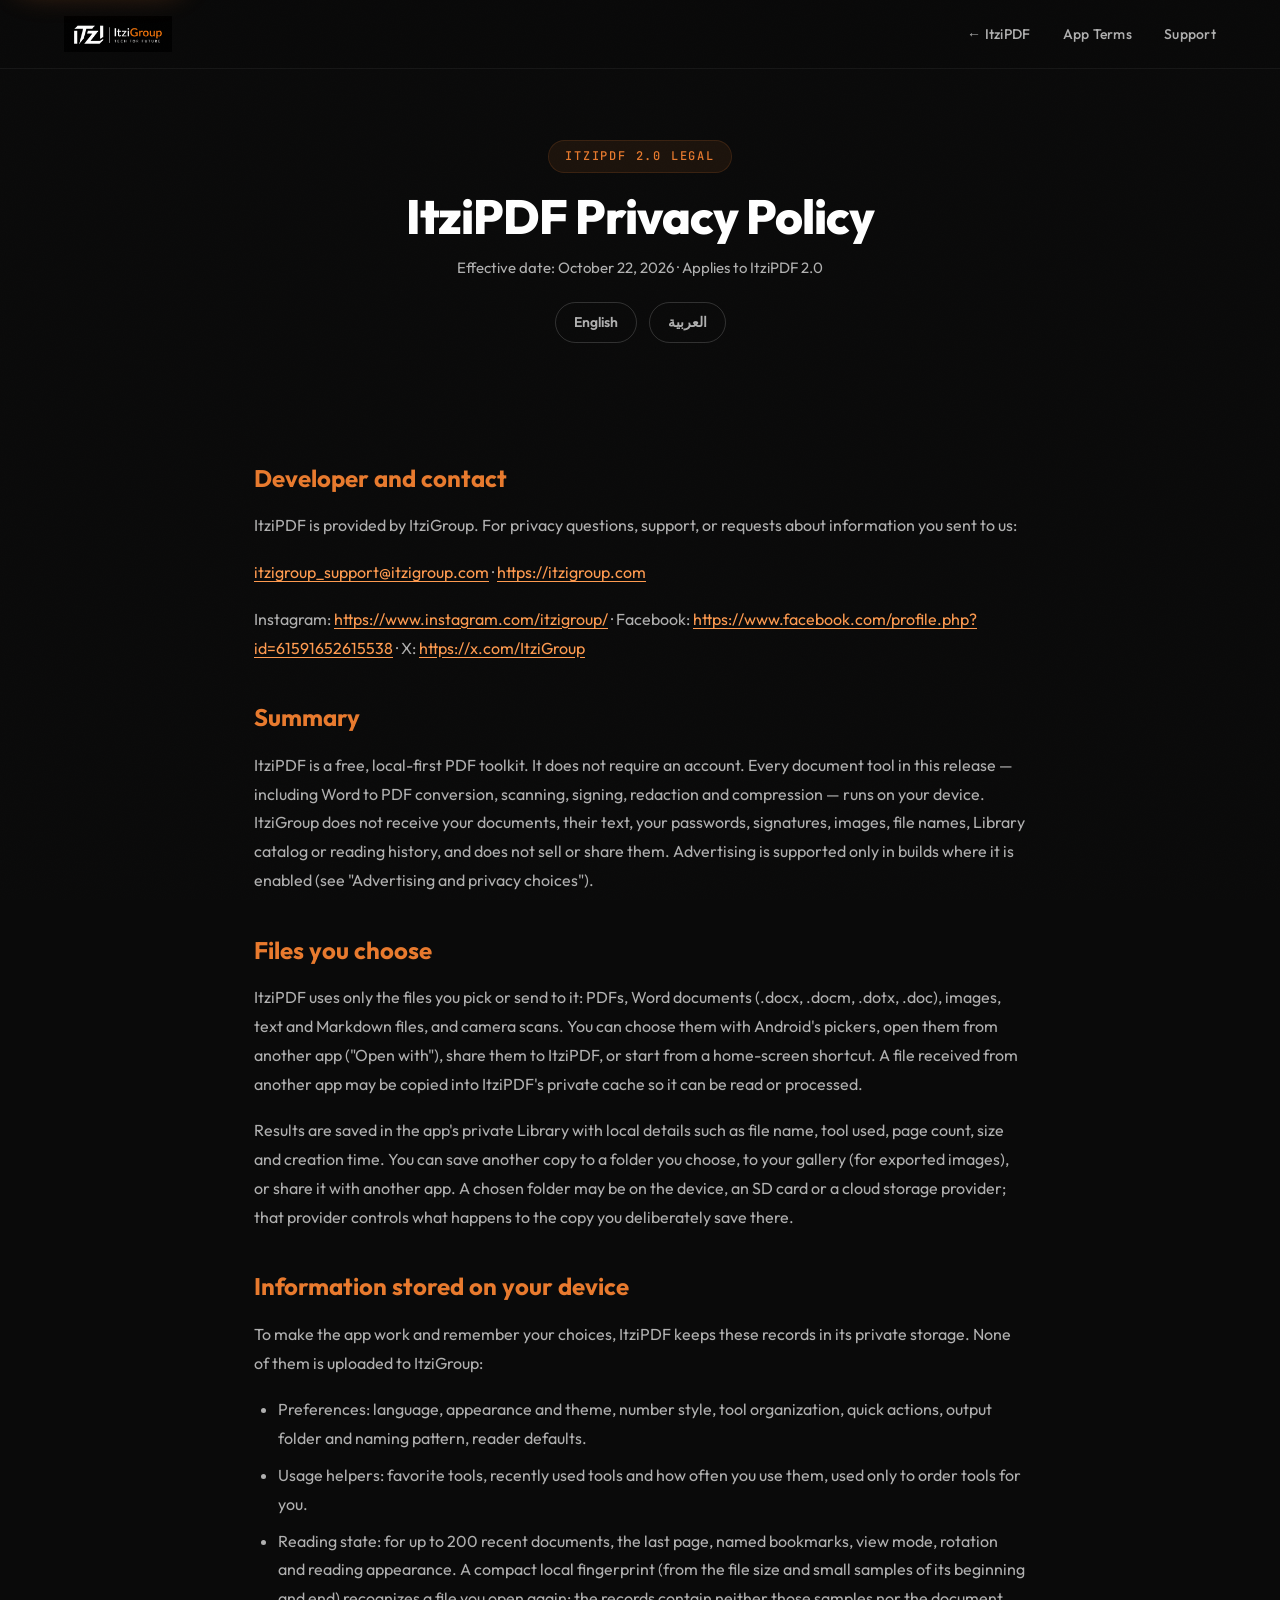
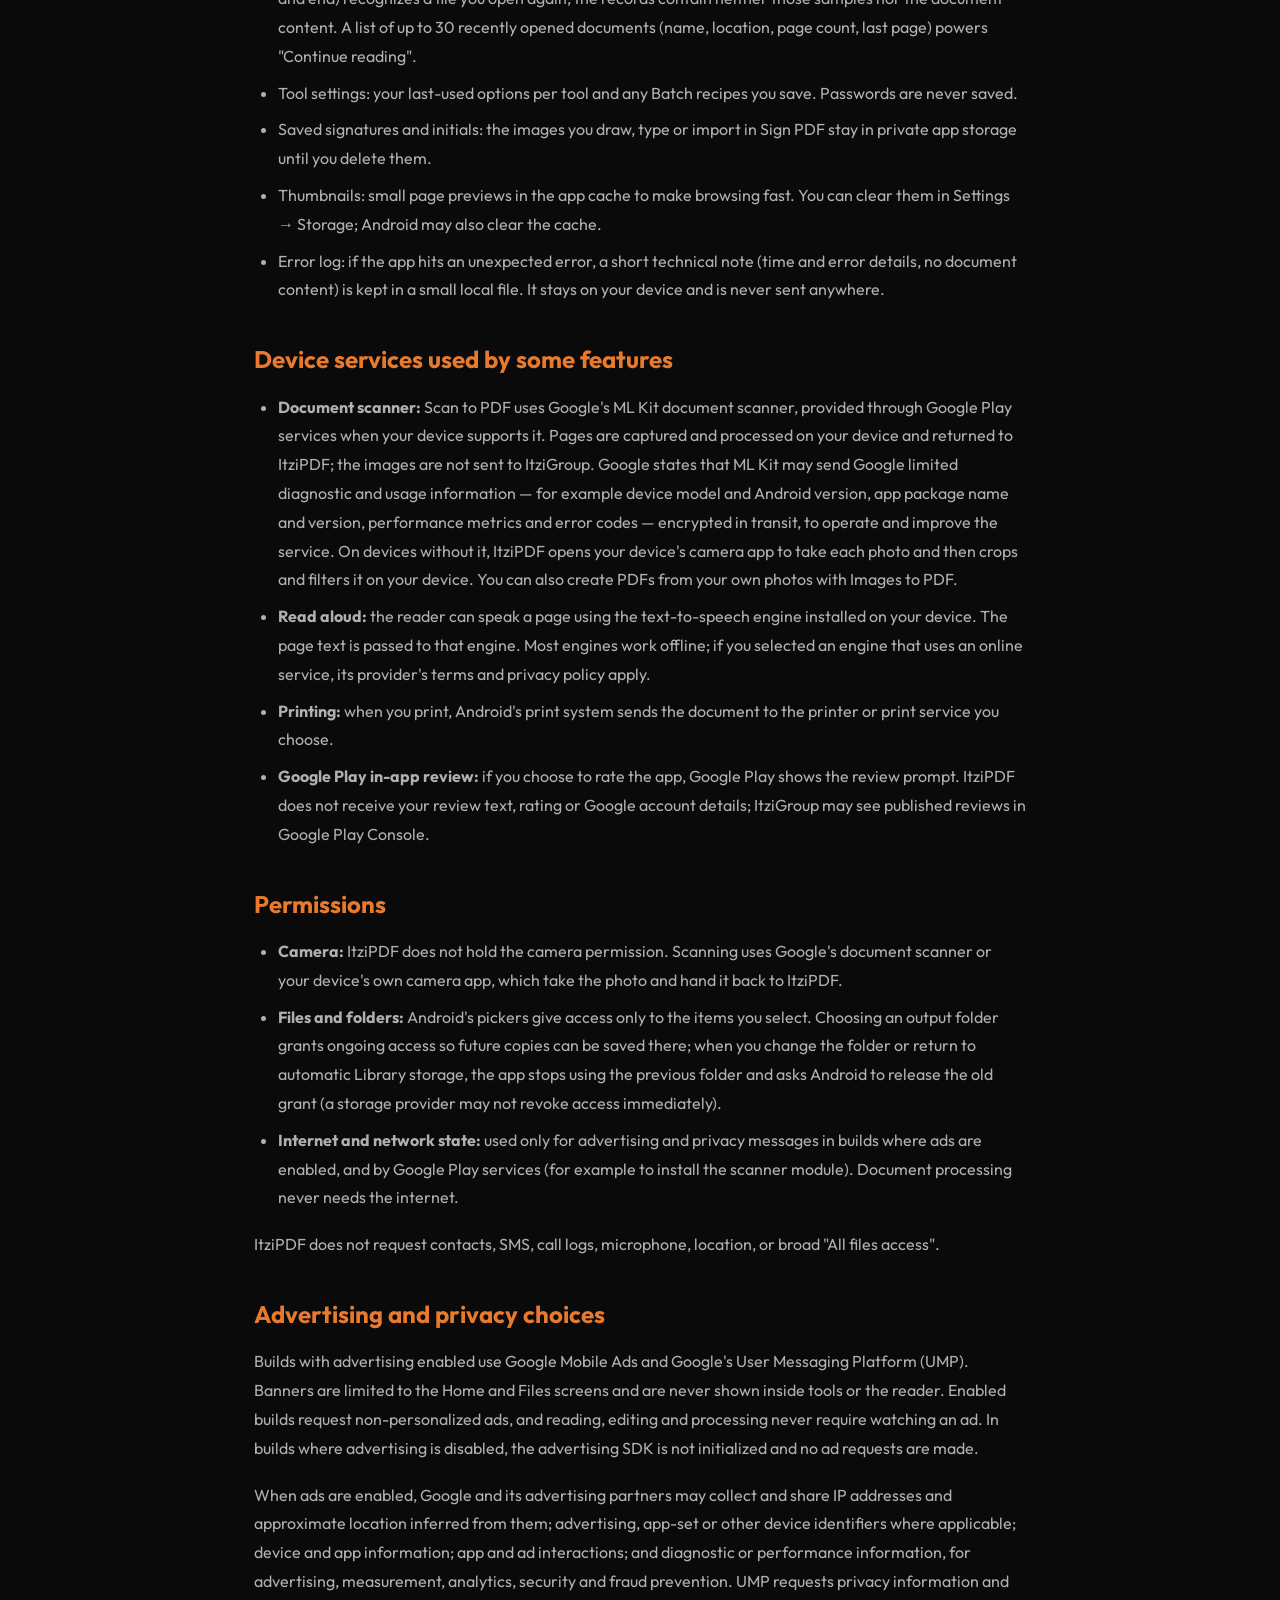
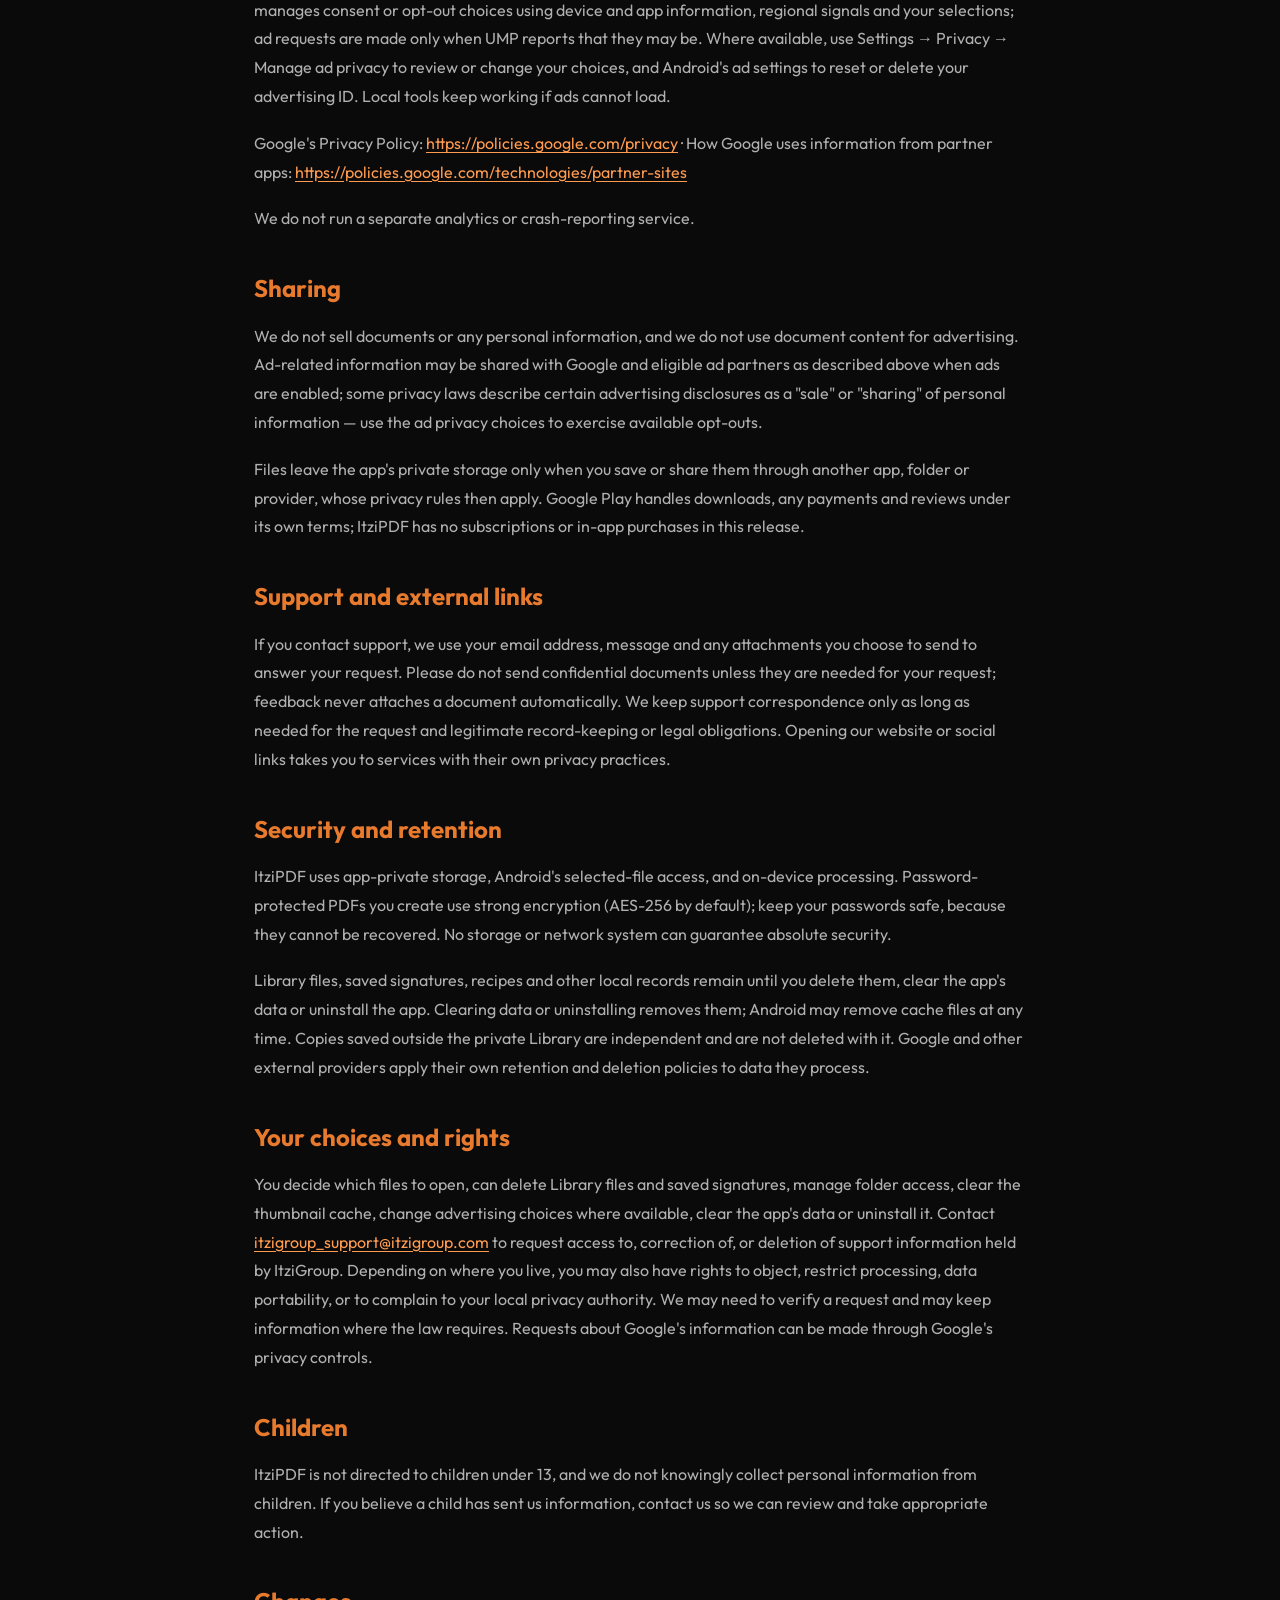
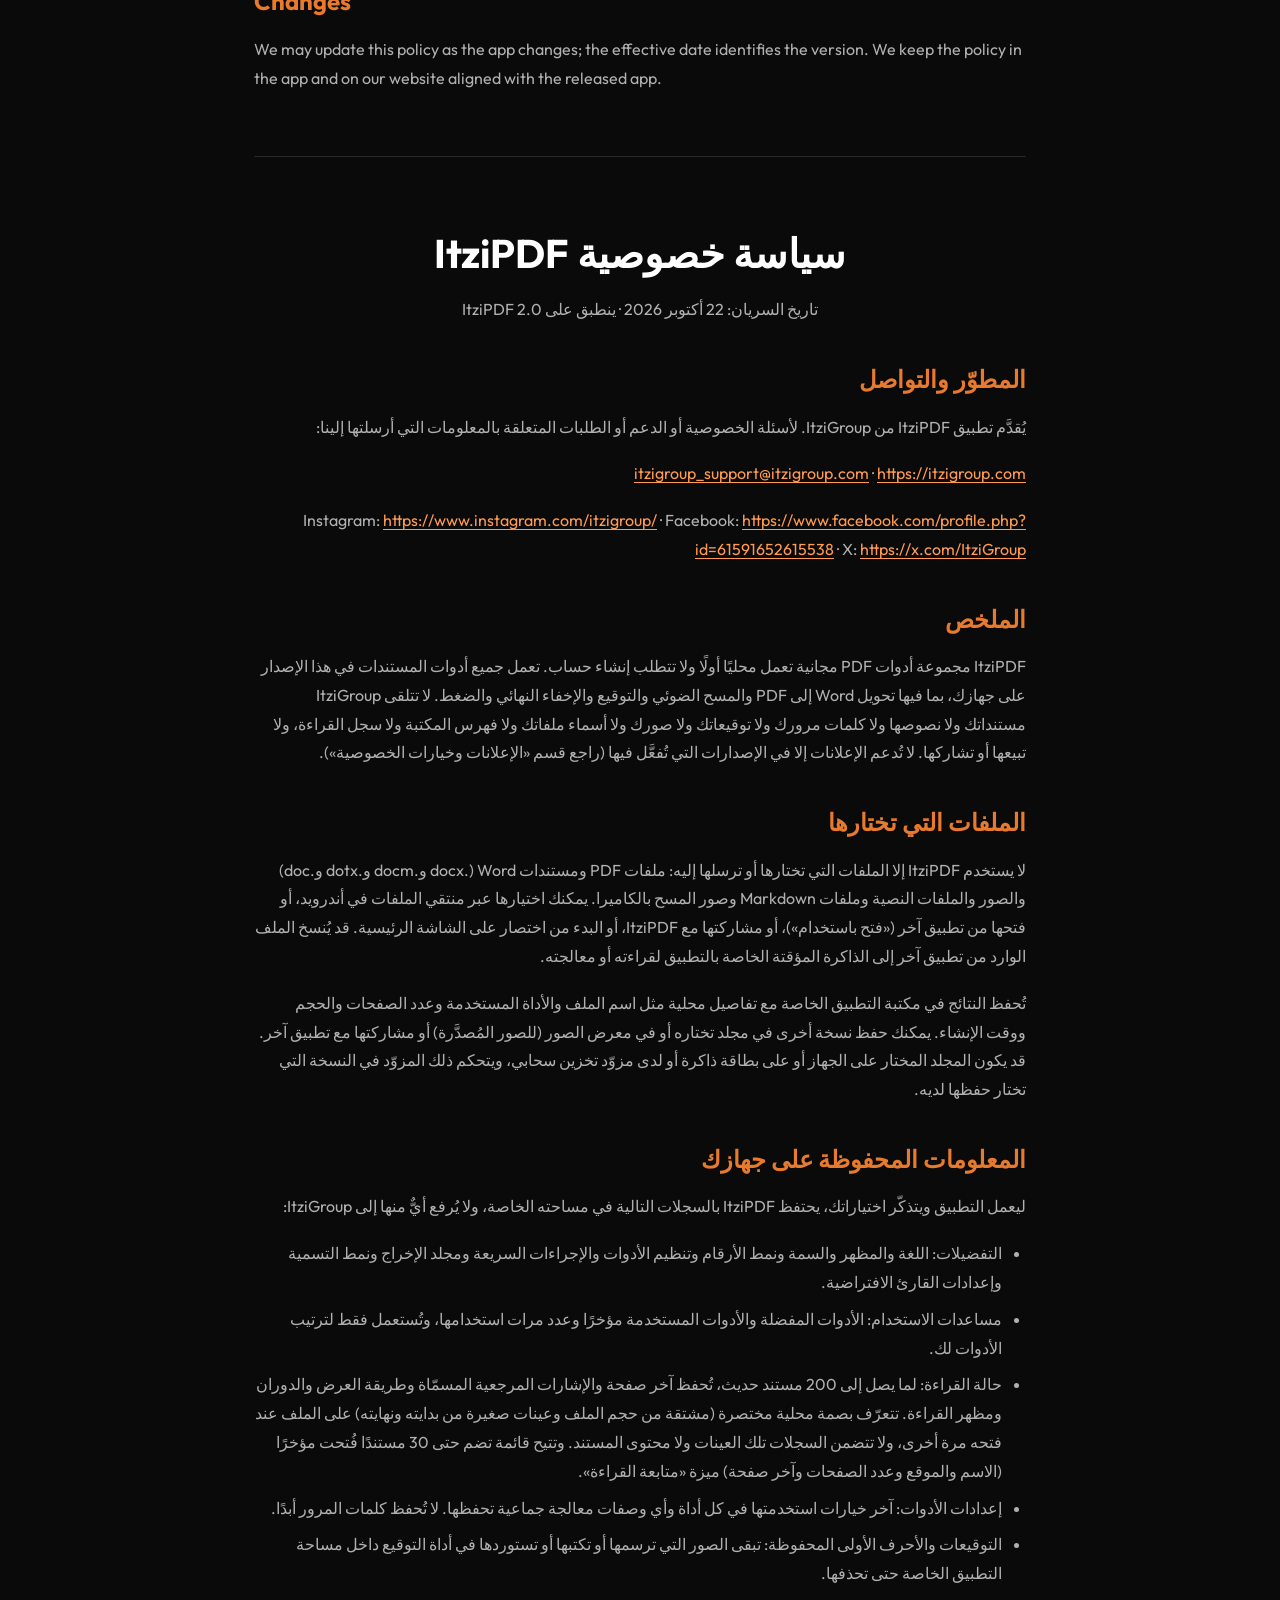
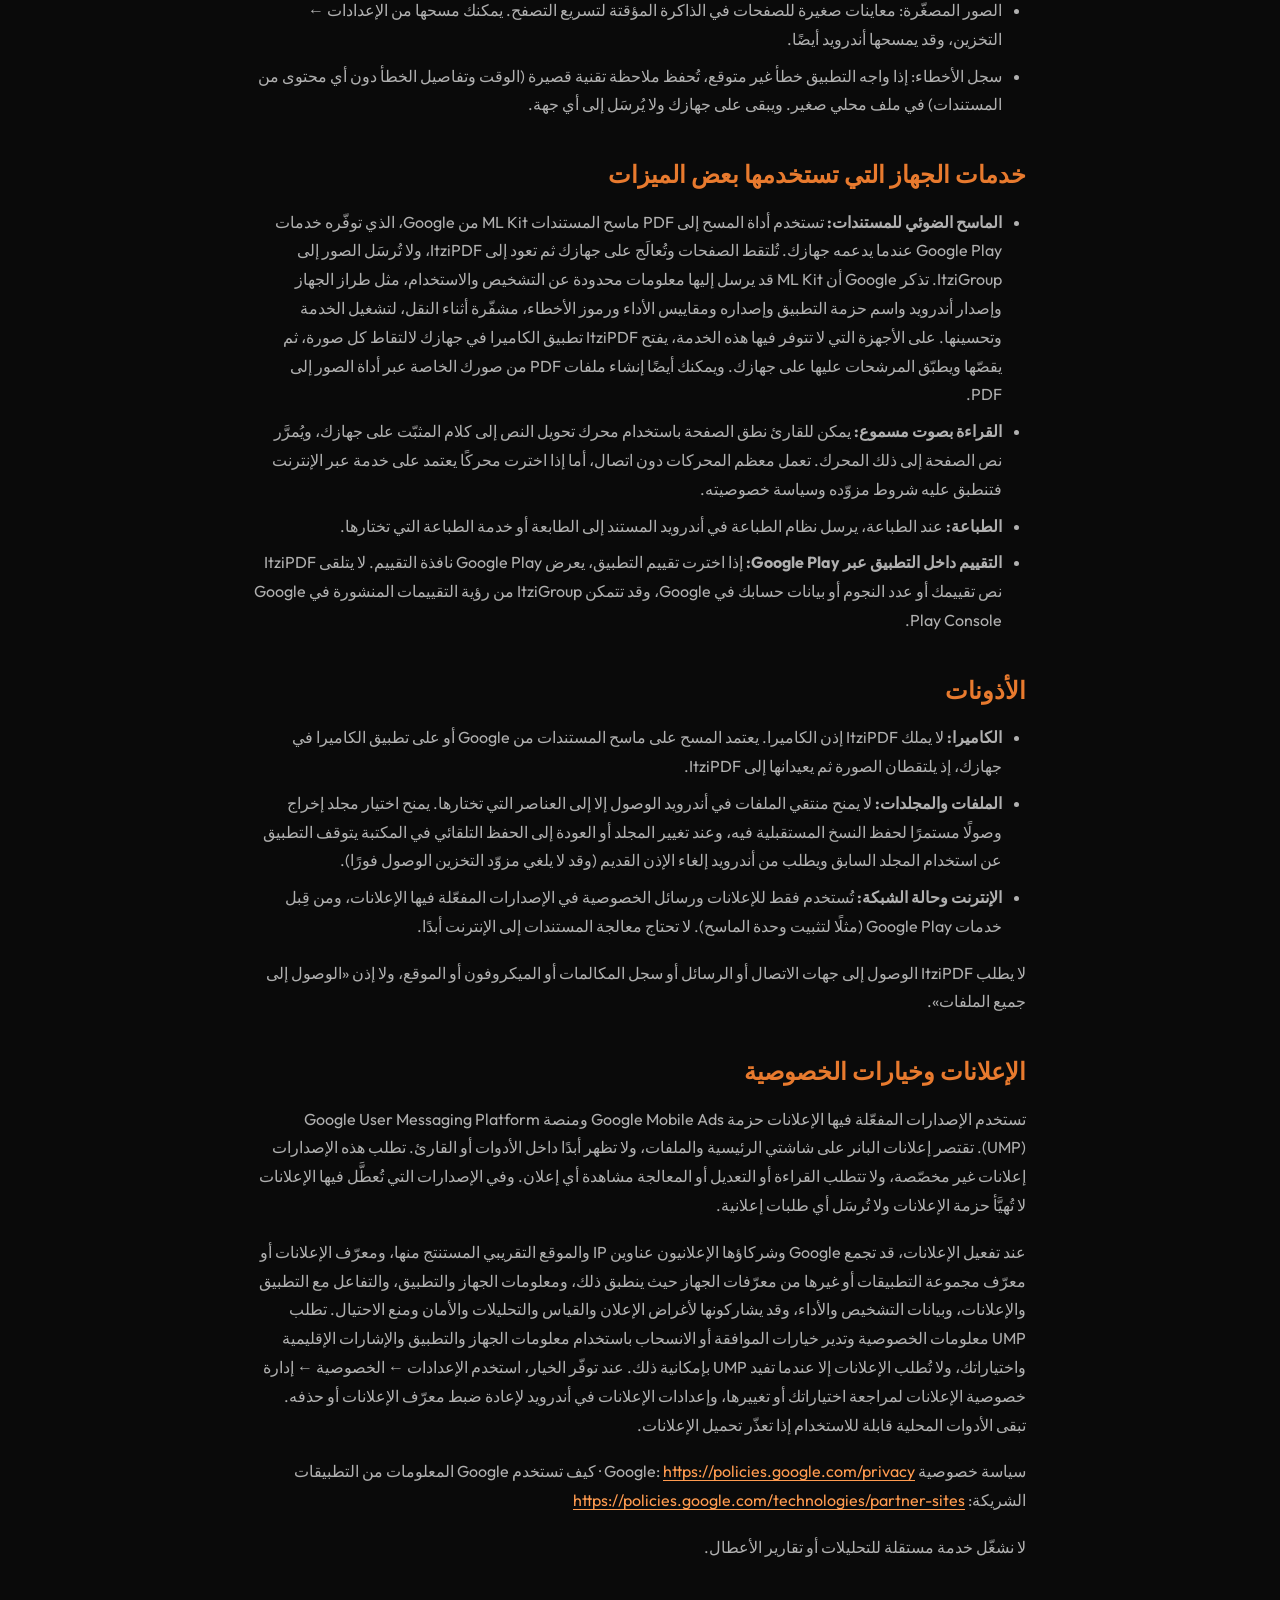
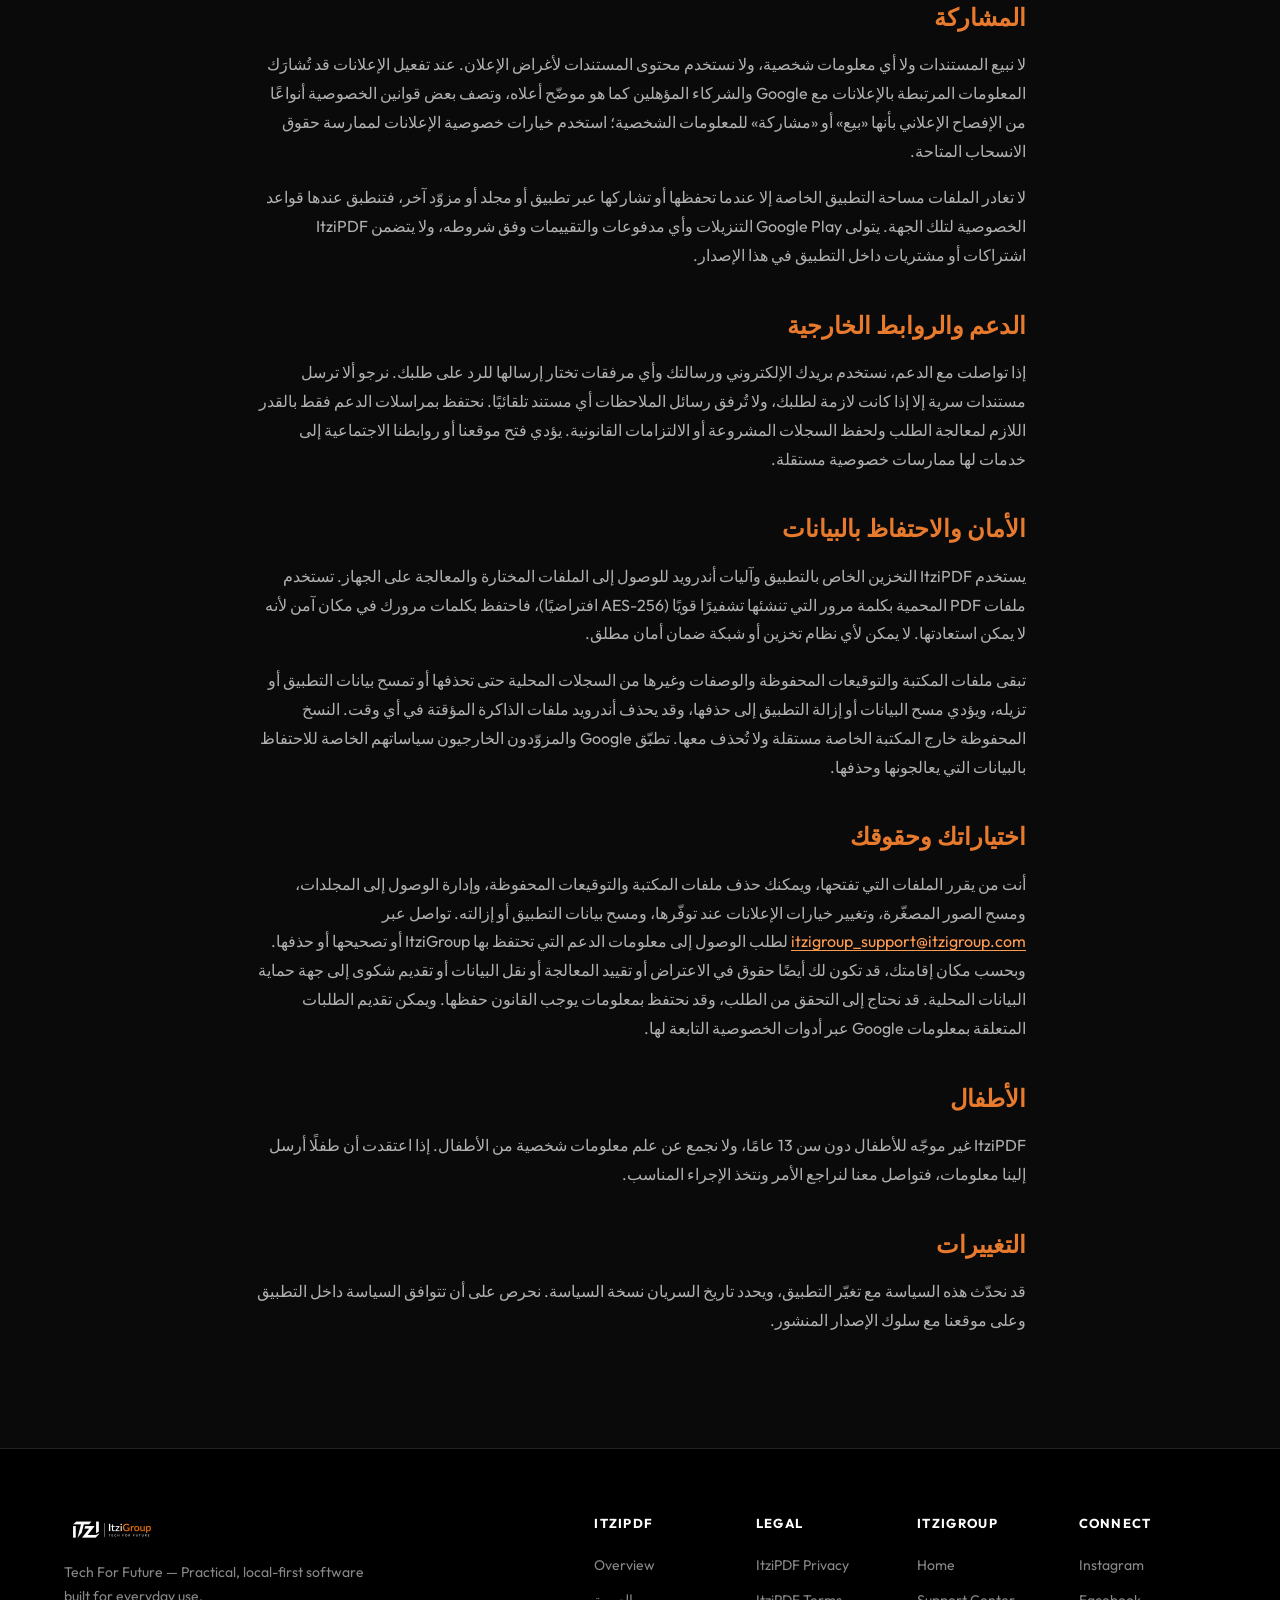
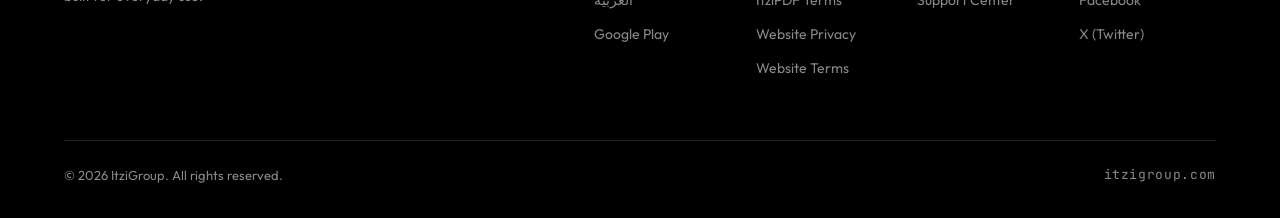
<file: itzipdf/privacy/index.html>
<!DOCTYPE html>
<html lang="en">
<head>
    <meta charset="UTF-8">
    <meta name="viewport" content="width=device-width, initial-scale=1.0">
    <title>ItziPDF Privacy Policy | ItziGroup</title>
    <meta name="description" content="How ItziPDF 2.0 handles files, on-device storage, permissions, and device services in English and Arabic.">
    <meta name="robots" content="index, follow">
    <meta name="theme-color" content="#0a0a0a">
    <meta name="color-scheme" content="dark">

    <!-- Security Headers -->
    <meta http-equiv="X-Content-Type-Options" content="nosniff">
    <meta name="referrer" content="strict-origin-when-cross-origin">
    <meta http-equiv="Content-Security-Policy" content="default-src 'self'; script-src 'self'; style-src 'self' 'unsafe-inline'; font-src 'self'; img-src 'self' data:; connect-src 'self'; frame-src 'none'; object-src 'none'; base-uri 'self'; form-action 'self';">

    <!-- Open Graph / Social -->
    <meta property="og:title" content="ItziPDF Privacy Policy | ItziGroup">
    <meta property="og:description" content="How ItziPDF 2.0 handles files, on-device storage, permissions, and device services in English and Arabic.">
    <meta property="og:type" content="website">
    <meta property="og:url" content="https://itzigroup.com/itzipdf/privacy">
    <meta property="og:image" content="https://itzigroup.com/assets/itzipdf-og.png">
    <meta property="og:image:width" content="1200">
    <meta property="og:image:height" content="630">
    <meta property="og:site_name" content="ItziGroup">
    <meta name="twitter:card" content="summary_large_image">
    <meta name="twitter:site" content="@ItziGroup">
    <meta name="twitter:title" content="ItziPDF Privacy Policy | ItziGroup">
    <meta name="twitter:description" content="How ItziPDF 2.0 handles files, on-device storage, permissions, and device services in English and Arabic.">
    <meta name="twitter:image" content="https://itzigroup.com/assets/itzipdf-og.png">

    <link rel="canonical" href="https://itzigroup.com/itzipdf/privacy">
    <link rel="icon" type="image/png" href="../../assets/favicon.png">
    <link rel="apple-touch-icon" href="../../assets/apple-touch-icon.png">
    <link rel="stylesheet" href="../../styles.css?v=20261120">
</head>
<body>
    <a class="skip-link" href="#english">Skip to main content</a>

    <!-- Navbar -->
    <nav class="navbar legal-navbar" id="navbar" aria-label="Primary">
        <div class="nav-container">
            <a href="/" class="nav-logo" aria-label="ItziGroup home">
                <img src="../../assets/logo-sm.png" alt="ItziGroup Logo" class="logo-img" width="108" height="36">
            </a>
            <div class="subpage-nav-links">
                <a href="/itzipdf" class="nav-link">← ItziPDF</a>
                <a href="/itzipdf/terms" class="nav-link">App Terms</a>
                <a href="https://support.itzigroup.com/#itzipdf" class="nav-link subpage-hide-mobile" target="_blank" rel="noopener noreferrer">Support</a>
            </div>
        </div>
    </nav>

    <!-- Hero -->
    <header class="legal-hero">
        <div class="container">
            <span class="section-tag">ItziPDF 2.0 Legal</span>
            <h1 class="header-title">ItziPDF Privacy Policy</h1>
            <p>Effective date: October 22, 2026 · Applies to ItziPDF 2.0</p>
            <div class="policy-language-nav" aria-label="Document languages">
                <a href="#english">English</a>
                <a href="#arabic" lang="ar" dir="rtl">العربية</a>
            </div>
        </div>
    </header>

    <!-- Content -->
    <main class="legal-content" id="english" tabindex="-1">

        <h2>Developer and contact</h2>
        <p>ItziPDF is provided by ItziGroup. For privacy questions, support, or requests about information you sent to us:</p>
        <p><a href="mailto:itzigroup_support@itzigroup.com">itzigroup_support@itzigroup.com</a> · <a href="https://itzigroup.com">https://itzigroup.com</a></p>
        <p>Instagram: <a href="https://www.instagram.com/itzigroup/">https://www.instagram.com/itzigroup/</a> · Facebook: <a href="https://www.facebook.com/profile.php?id=61591652615538">https://www.facebook.com/profile.php?id=61591652615538</a> · X: <a href="https://x.com/ItziGroup">https://x.com/ItziGroup</a></p>

        <h2>Summary</h2>
        <p>ItziPDF is a free, local-first PDF toolkit. It does not require an account. Every document tool in this release — including Word to PDF conversion, scanning, signing, redaction and compression — runs on your device. ItziGroup does not receive your documents, their text, your passwords, signatures, images, file names, Library catalog or reading history, and does not sell or share them. Advertising is supported only in builds where it is enabled (see "Advertising and privacy choices").</p>

        <h2>Files you choose</h2>
        <p>ItziPDF uses only the files you pick or send to it: PDFs, Word documents (.docx, .docm, .dotx, .doc), images, text and Markdown files, and camera scans. You can choose them with Android's pickers, open them from another app ("Open with"), share them to ItziPDF, or start from a home-screen shortcut. A file received from another app may be copied into ItziPDF's private cache so it can be read or processed.</p>
        <p>Results are saved in the app's private Library with local details such as file name, tool used, page count, size and creation time. You can save another copy to a folder you choose, to your gallery (for exported images), or share it with another app. A chosen folder may be on the device, an SD card or a cloud storage provider; that provider controls what happens to the copy you deliberately save there.</p>

        <h2>Information stored on your device</h2>
        <p>To make the app work and remember your choices, ItziPDF keeps these records in its private storage. None of them is uploaded to ItziGroup:</p>
        <ul>
            <li>Preferences: language, appearance and theme, number style, tool organization, quick actions, output folder and naming pattern, reader defaults.</li>
            <li>Usage helpers: favorite tools, recently used tools and how often you use them, used only to order tools for you.</li>
            <li>Reading state: for up to 200 recent documents, the last page, named bookmarks, view mode, rotation and reading appearance. A compact local fingerprint (from the file size and small samples of its beginning and end) recognizes a file you open again; the records contain neither those samples nor the document content. A list of up to 30 recently opened documents (name, location, page count, last page) powers "Continue reading".</li>
            <li>Tool settings: your last-used options per tool and any Batch recipes you save. Passwords are never saved.</li>
            <li>Saved signatures and initials: the images you draw, type or import in Sign PDF stay in private app storage until you delete them.</li>
            <li>Thumbnails: small page previews in the app cache to make browsing fast. You can clear them in Settings → Storage; Android may also clear the cache.</li>
            <li>Error log: if the app hits an unexpected error, a short technical note (time and error details, no document content) is kept in a small local file. It stays on your device and is never sent anywhere.</li>
        </ul>

        <h2>Device services used by some features</h2>
        <ul>
            <li><strong>Document scanner:</strong> Scan to PDF uses Google's ML Kit document scanner, provided through Google Play services when your device supports it. Pages are captured and processed on your device and returned to ItziPDF; the images are not sent to ItziGroup. Google states that ML Kit may send Google limited diagnostic and usage information — for example device model and Android version, app package name and version, performance metrics and error codes — encrypted in transit, to operate and improve the service. On devices without it, ItziPDF opens your device's camera app to take each photo and then crops and filters it on your device. You can also create PDFs from your own photos with Images to PDF.</li>
            <li><strong>Read aloud:</strong> the reader can speak a page using the text-to-speech engine installed on your device. The page text is passed to that engine. Most engines work offline; if you selected an engine that uses an online service, its provider's terms and privacy policy apply.</li>
            <li><strong>Printing:</strong> when you print, Android's print system sends the document to the printer or print service you choose.</li>
            <li><strong>Google Play in-app review:</strong> if you choose to rate the app, Google Play shows the review prompt. ItziPDF does not receive your review text, rating or Google account details; ItziGroup may see published reviews in Google Play Console.</li>
        </ul>

        <h2>Permissions</h2>
        <ul>
            <li><strong>Camera:</strong> ItziPDF does not hold the camera permission. Scanning uses Google's document scanner or your device's own camera app, which take the photo and hand it back to ItziPDF.</li>
            <li><strong>Files and folders:</strong> Android's pickers give access only to the items you select. Choosing an output folder grants ongoing access so future copies can be saved there; when you change the folder or return to automatic Library storage, the app stops using the previous folder and asks Android to release the old grant (a storage provider may not revoke access immediately).</li>
            <li><strong>Internet and network state:</strong> used only for advertising and privacy messages in builds where ads are enabled, and by Google Play services (for example to install the scanner module). Document processing never needs the internet.</li>
        </ul>
        <p>ItziPDF does not request contacts, SMS, call logs, microphone, location, or broad "All files access".</p>

        <h2>Advertising and privacy choices</h2>
        <p>Builds with advertising enabled use Google Mobile Ads and Google's User Messaging Platform (UMP). Banners are limited to the Home and Files screens and are never shown inside tools or the reader. Enabled builds request non-personalized ads, and reading, editing and processing never require watching an ad. In builds where advertising is disabled, the advertising SDK is not initialized and no ad requests are made.</p>
        <p>When ads are enabled, Google and its advertising partners may collect and share IP addresses and approximate location inferred from them; advertising, app-set or other device identifiers where applicable; device and app information; app and ad interactions; and diagnostic or performance information, for advertising, measurement, analytics, security and fraud prevention. UMP requests privacy information and manages consent or opt-out choices using device and app information, regional signals and your selections; ad requests are made only when UMP reports that they may be. Where available, use Settings → Privacy → Manage ad privacy to review or change your choices, and Android's ad settings to reset or delete your advertising ID. Local tools keep working if ads cannot load.</p>
        <p>Google's Privacy Policy: <a href="https://policies.google.com/privacy">https://policies.google.com/privacy</a> · How Google uses information from partner apps: <a href="https://policies.google.com/technologies/partner-sites">https://policies.google.com/technologies/partner-sites</a></p>
        <p>We do not run a separate analytics or crash-reporting service.</p>

        <h2>Sharing</h2>
        <p>We do not sell documents or any personal information, and we do not use document content for advertising. Ad-related information may be shared with Google and eligible ad partners as described above when ads are enabled; some privacy laws describe certain advertising disclosures as a "sale" or "sharing" of personal information — use the ad privacy choices to exercise available opt-outs.</p>
        <p>Files leave the app's private storage only when you save or share them through another app, folder or provider, whose privacy rules then apply. Google Play handles downloads, any payments and reviews under its own terms; ItziPDF has no subscriptions or in-app purchases in this release.</p>

        <h2>Support and external links</h2>
        <p>If you contact support, we use your email address, message and any attachments you choose to send to answer your request. Please do not send confidential documents unless they are needed for your request; feedback never attaches a document automatically. We keep support correspondence only as long as needed for the request and legitimate record-keeping or legal obligations. Opening our website or social links takes you to services with their own privacy practices.</p>

        <h2>Security and retention</h2>
        <p>ItziPDF uses app-private storage, Android's selected-file access, and on-device processing. Password-protected PDFs you create use strong encryption (AES-256 by default); keep your passwords safe, because they cannot be recovered. No storage or network system can guarantee absolute security.</p>
        <p>Library files, saved signatures, recipes and other local records remain until you delete them, clear the app's data or uninstall the app. Clearing data or uninstalling removes them; Android may remove cache files at any time. Copies saved outside the private Library are independent and are not deleted with it. Google and other external providers apply their own retention and deletion policies to data they process.</p>

        <h2>Your choices and rights</h2>
        <p>You decide which files to open, can delete Library files and saved signatures, manage folder access, clear the thumbnail cache, change advertising choices where available, clear the app's data or uninstall it. Contact <a href="mailto:itzigroup_support@itzigroup.com">itzigroup_support@itzigroup.com</a> to request access to, correction of, or deletion of support information held by ItziGroup. Depending on where you live, you may also have rights to object, restrict processing, data portability, or to complain to your local privacy authority. We may need to verify a request and may keep information where the law requires. Requests about Google's information can be made through Google's privacy controls.</p>

        <h2>Children</h2>
        <p>ItziPDF is not directed to children under 13, and we do not knowingly collect personal information from children. If you believe a child has sent us information, contact us so we can review and take appropriate action.</p>

        <h2>Changes</h2>
        <p>We may update this policy as the app changes; the effective date identifies the version. We keep the policy in the app and on our website aligned with the released app.</p>

        <hr class="policy-divider">

        <div class="arabic-policy" id="arabic" lang="ar" dir="rtl">
            <h1 class="language-title">سياسة خصوصية ItziPDF</h1>
            <p class="policy-date">تاريخ السريان: 22 أكتوبر 2026 · ينطبق على ItziPDF 2.0</p>

            <h2>المطوّر والتواصل</h2>
            <p>يُقدَّم تطبيق ItziPDF من ItziGroup. لأسئلة الخصوصية أو الدعم أو الطلبات المتعلقة بالمعلومات التي أرسلتها إلينا:</p>
            <p><a href="mailto:itzigroup_support@itzigroup.com">itzigroup_support@itzigroup.com</a> · <a href="https://itzigroup.com">https://itzigroup.com</a></p>
            <p>Instagram: <a href="https://www.instagram.com/itzigroup/">https://www.instagram.com/itzigroup/</a> · Facebook: <a href="https://www.facebook.com/profile.php?id=61591652615538">https://www.facebook.com/profile.php?id=61591652615538</a> · X: <a href="https://x.com/ItziGroup">https://x.com/ItziGroup</a></p>

            <h2>الملخص</h2>
            <p>ItziPDF مجموعة أدوات PDF مجانية تعمل محليًا أولًا ولا تتطلب إنشاء حساب. تعمل جميع أدوات المستندات في هذا الإصدار على جهازك، بما فيها تحويل Word إلى PDF والمسح الضوئي والتوقيع والإخفاء النهائي والضغط. لا تتلقى ItziGroup مستنداتك ولا نصوصها ولا كلمات مرورك ولا توقيعاتك ولا صورك ولا أسماء ملفاتك ولا فهرس المكتبة ولا سجل القراءة، ولا تبيعها أو تشاركها. لا تُدعم الإعلانات إلا في الإصدارات التي تُفعَّل فيها (راجع قسم «الإعلانات وخيارات الخصوصية»).</p>

            <h2>الملفات التي تختارها</h2>
            <p>لا يستخدم ItziPDF إلا الملفات التي تختارها أو ترسلها إليه: ملفات PDF ومستندات Word ‏(.docx و.docm و.dotx و.doc) والصور والملفات النصية وملفات Markdown وصور المسح بالكاميرا. يمكنك اختيارها عبر منتقي الملفات في أندرويد، أو فتحها من تطبيق آخر («فتح باستخدام»)، أو مشاركتها مع ItziPDF، أو البدء من اختصار على الشاشة الرئيسية. قد يُنسخ الملف الوارد من تطبيق آخر إلى الذاكرة المؤقتة الخاصة بالتطبيق لقراءته أو معالجته.</p>
            <p>تُحفظ النتائج في مكتبة التطبيق الخاصة مع تفاصيل محلية مثل اسم الملف والأداة المستخدمة وعدد الصفحات والحجم ووقت الإنشاء. يمكنك حفظ نسخة أخرى في مجلد تختاره أو في معرض الصور (للصور المُصدَّرة) أو مشاركتها مع تطبيق آخر. قد يكون المجلد المختار على الجهاز أو على بطاقة ذاكرة أو لدى مزوّد تخزين سحابي، ويتحكم ذلك المزوّد في النسخة التي تختار حفظها لديه.</p>

            <h2>المعلومات المحفوظة على جهازك</h2>
            <p>ليعمل التطبيق ويتذكّر اختياراتك، يحتفظ ItziPDF بالسجلات التالية في مساحته الخاصة، ولا يُرفع أيٌّ منها إلى ItziGroup:</p>
            <ul>
                <li>التفضيلات: اللغة والمظهر والسمة ونمط الأرقام وتنظيم الأدوات والإجراءات السريعة ومجلد الإخراج ونمط التسمية وإعدادات القارئ الافتراضية.</li>
                <li>مساعدات الاستخدام: الأدوات المفضلة والأدوات المستخدمة مؤخرًا وعدد مرات استخدامها، وتُستعمل فقط لترتيب الأدوات لك.</li>
                <li>حالة القراءة: لما يصل إلى 200 مستند حديث، تُحفظ آخر صفحة والإشارات المرجعية المسمّاة وطريقة العرض والدوران ومظهر القراءة. تتعرّف بصمة محلية مختصرة (مشتقة من حجم الملف وعينات صغيرة من بدايته ونهايته) على الملف عند فتحه مرة أخرى، ولا تتضمن السجلات تلك العينات ولا محتوى المستند. وتتيح قائمة تضم حتى 30 مستندًا فُتحت مؤخرًا (الاسم والموقع وعدد الصفحات وآخر صفحة) ميزة «متابعة القراءة».</li>
                <li>إعدادات الأدوات: آخر خيارات استخدمتها في كل أداة وأي وصفات معالجة جماعية تحفظها. لا تُحفظ كلمات المرور أبدًا.</li>
                <li>التوقيعات والأحرف الأولى المحفوظة: تبقى الصور التي ترسمها أو تكتبها أو تستوردها في أداة التوقيع داخل مساحة التطبيق الخاصة حتى تحذفها.</li>
                <li>الصور المصغّرة: معاينات صغيرة للصفحات في الذاكرة المؤقتة لتسريع التصفح. يمكنك مسحها من الإعدادات ← التخزين، وقد يمسحها أندرويد أيضًا.</li>
                <li>سجل الأخطاء: إذا واجه التطبيق خطأ غير متوقع، تُحفظ ملاحظة تقنية قصيرة (الوقت وتفاصيل الخطأ دون أي محتوى من المستندات) في ملف محلي صغير. ويبقى على جهازك ولا يُرسَل إلى أي جهة.</li>
            </ul>

            <h2>خدمات الجهاز التي تستخدمها بعض الميزات</h2>
            <ul>
                <li><strong>الماسح الضوئي للمستندات:</strong> تستخدم أداة المسح إلى PDF ماسح المستندات ML Kit من Google، الذي توفّره خدمات Google Play عندما يدعمه جهازك. تُلتقط الصفحات وتُعالَج على جهازك ثم تعود إلى ItziPDF، ولا تُرسَل الصور إلى ItziGroup. تذكر Google أن ML Kit قد يرسل إليها معلومات محدودة عن التشخيص والاستخدام، مثل طراز الجهاز وإصدار أندرويد واسم حزمة التطبيق وإصداره ومقاييس الأداء ورموز الأخطاء، مشفّرة أثناء النقل، لتشغيل الخدمة وتحسينها. على الأجهزة التي لا تتوفر فيها هذه الخدمة، يفتح ItziPDF تطبيق الكاميرا في جهازك لالتقاط كل صورة، ثم يقصّها ويطبّق المرشحات عليها على جهازك. ويمكنك أيضًا إنشاء ملفات PDF من صورك الخاصة عبر أداة الصور إلى PDF.</li>
                <li><strong>القراءة بصوت مسموع:</strong> يمكن للقارئ نطق الصفحة باستخدام محرك تحويل النص إلى كلام المثبّت على جهازك، ويُمرَّر نص الصفحة إلى ذلك المحرك. تعمل معظم المحركات دون اتصال، أما إذا اخترت محركًا يعتمد على خدمة عبر الإنترنت فتنطبق عليه شروط مزوّده وسياسة خصوصيته.</li>
                <li><strong>الطباعة:</strong> عند الطباعة، يرسل نظام الطباعة في أندرويد المستند إلى الطابعة أو خدمة الطباعة التي تختارها.</li>
                <li><strong>التقييم داخل التطبيق عبر Google Play:</strong> إذا اخترت تقييم التطبيق، يعرض Google Play نافذة التقييم. لا يتلقى ItziPDF نص تقييمك أو عدد النجوم أو بيانات حسابك في Google، وقد تتمكن ItziGroup من رؤية التقييمات المنشورة في Google Play Console.</li>
            </ul>

            <h2>الأذونات</h2>
            <ul>
                <li><strong>الكاميرا:</strong> لا يملك ItziPDF إذن الكاميرا. يعتمد المسح على ماسح المستندات من Google أو على تطبيق الكاميرا في جهازك، إذ يلتقطان الصورة ثم يعيدانها إلى ItziPDF.</li>
                <li><strong>الملفات والمجلدات:</strong> لا يمنح منتقي الملفات في أندرويد الوصول إلا إلى العناصر التي تختارها. يمنح اختيار مجلد إخراج وصولًا مستمرًا لحفظ النسخ المستقبلية فيه، وعند تغيير المجلد أو العودة إلى الحفظ التلقائي في المكتبة يتوقف التطبيق عن استخدام المجلد السابق ويطلب من أندرويد إلغاء الإذن القديم (وقد لا يلغي مزوّد التخزين الوصول فورًا).</li>
                <li><strong>الإنترنت وحالة الشبكة:</strong> تُستخدم فقط للإعلانات ورسائل الخصوصية في الإصدارات المفعّلة فيها الإعلانات، ومن قِبل خدمات Google Play (مثلًا لتثبيت وحدة الماسح). لا تحتاج معالجة المستندات إلى الإنترنت أبدًا.</li>
            </ul>
            <p>لا يطلب ItziPDF الوصول إلى جهات الاتصال أو الرسائل أو سجل المكالمات أو الميكروفون أو الموقع، ولا إذن «الوصول إلى جميع الملفات».</p>

            <h2>الإعلانات وخيارات الخصوصية</h2>
            <p>تستخدم الإصدارات المفعّلة فيها الإعلانات حزمة Google Mobile Ads ومنصة Google User Messaging Platform ‏(UMP). تقتصر إعلانات البانر على شاشتي الرئيسية والملفات، ولا تظهر أبدًا داخل الأدوات أو القارئ. تطلب هذه الإصدارات إعلانات غير مخصّصة، ولا تتطلب القراءة أو التعديل أو المعالجة مشاهدة أي إعلان. وفي الإصدارات التي تُعطَّل فيها الإعلانات لا تُهيَّأ حزمة الإعلانات ولا تُرسَل أي طلبات إعلانية.</p>
            <p>عند تفعيل الإعلانات، قد تجمع Google وشركاؤها الإعلانيون عناوين IP والموقع التقريبي المستنتج منها، ومعرّف الإعلانات أو معرّف مجموعة التطبيقات أو غيرها من معرّفات الجهاز حيث ينطبق ذلك، ومعلومات الجهاز والتطبيق، والتفاعل مع التطبيق والإعلانات، وبيانات التشخيص والأداء، وقد يشاركونها لأغراض الإعلان والقياس والتحليلات والأمان ومنع الاحتيال. تطلب UMP معلومات الخصوصية وتدير خيارات الموافقة أو الانسحاب باستخدام معلومات الجهاز والتطبيق والإشارات الإقليمية واختياراتك، ولا تُطلب الإعلانات إلا عندما تفيد UMP بإمكانية ذلك. عند توفّر الخيار، استخدم الإعدادات ← الخصوصية ← إدارة خصوصية الإعلانات لمراجعة اختياراتك أو تغييرها، وإعدادات الإعلانات في أندرويد لإعادة ضبط معرّف الإعلانات أو حذفه. تبقى الأدوات المحلية قابلة للاستخدام إذا تعذّر تحميل الإعلانات.</p>
            <p>سياسة خصوصية Google: <a href="https://policies.google.com/privacy">https://policies.google.com/privacy</a> · كيف تستخدم Google المعلومات من التطبيقات الشريكة: <a href="https://policies.google.com/technologies/partner-sites">https://policies.google.com/technologies/partner-sites</a></p>
            <p>لا نشغّل خدمة مستقلة للتحليلات أو تقارير الأعطال.</p>

            <h2>المشاركة</h2>
            <p>لا نبيع المستندات ولا أي معلومات شخصية، ولا نستخدم محتوى المستندات لأغراض الإعلان. عند تفعيل الإعلانات قد تُشارَك المعلومات المرتبطة بالإعلانات مع Google والشركاء المؤهلين كما هو موضّح أعلاه، وتصف بعض قوانين الخصوصية أنواعًا من الإفصاح الإعلاني بأنها «بيع» أو «مشاركة» للمعلومات الشخصية؛ استخدم خيارات خصوصية الإعلانات لممارسة حقوق الانسحاب المتاحة.</p>
            <p>لا تغادر الملفات مساحة التطبيق الخاصة إلا عندما تحفظها أو تشاركها عبر تطبيق أو مجلد أو مزوّد آخر، فتنطبق عندها قواعد الخصوصية لتلك الجهة. يتولى Google Play التنزيلات وأي مدفوعات والتقييمات وفق شروطه، ولا يتضمن ItziPDF اشتراكات أو مشتريات داخل التطبيق في هذا الإصدار.</p>

            <h2>الدعم والروابط الخارجية</h2>
            <p>إذا تواصلت مع الدعم، نستخدم بريدك الإلكتروني ورسالتك وأي مرفقات تختار إرسالها للرد على طلبك. نرجو ألا ترسل مستندات سرية إلا إذا كانت لازمة لطلبك، ولا تُرفق رسائل الملاحظات أي مستند تلقائيًا. نحتفظ بمراسلات الدعم فقط بالقدر اللازم لمعالجة الطلب ولحفظ السجلات المشروعة أو الالتزامات القانونية. يؤدي فتح موقعنا أو روابطنا الاجتماعية إلى خدمات لها ممارسات خصوصية مستقلة.</p>

            <h2>الأمان والاحتفاظ بالبيانات</h2>
            <p>يستخدم ItziPDF التخزين الخاص بالتطبيق وآليات أندرويد للوصول إلى الملفات المختارة والمعالجة على الجهاز. تستخدم ملفات PDF المحمية بكلمة مرور التي تنشئها تشفيرًا قويًا (AES-256 افتراضيًا)، فاحتفظ بكلمات مرورك في مكان آمن لأنه لا يمكن استعادتها. لا يمكن لأي نظام تخزين أو شبكة ضمان أمان مطلق.</p>
            <p>تبقى ملفات المكتبة والتوقيعات المحفوظة والوصفات وغيرها من السجلات المحلية حتى تحذفها أو تمسح بيانات التطبيق أو تزيله، ويؤدي مسح البيانات أو إزالة التطبيق إلى حذفها، وقد يحذف أندرويد ملفات الذاكرة المؤقتة في أي وقت. النسخ المحفوظة خارج المكتبة الخاصة مستقلة ولا تُحذف معها. تطبّق Google والمزوّدون الخارجيون سياساتهم الخاصة للاحتفاظ بالبيانات التي يعالجونها وحذفها.</p>

            <h2>اختياراتك وحقوقك</h2>
            <p>أنت من يقرر الملفات التي تفتحها، ويمكنك حذف ملفات المكتبة والتوقيعات المحفوظة، وإدارة الوصول إلى المجلدات، ومسح الصور المصغّرة، وتغيير خيارات الإعلانات عند توفّرها، ومسح بيانات التطبيق أو إزالته. تواصل عبر <a href="mailto:itzigroup_support@itzigroup.com">itzigroup_support@itzigroup.com</a> لطلب الوصول إلى معلومات الدعم التي تحتفظ بها ItziGroup أو تصحيحها أو حذفها. وبحسب مكان إقامتك، قد تكون لك أيضًا حقوق في الاعتراض أو تقييد المعالجة أو نقل البيانات أو تقديم شكوى إلى جهة حماية البيانات المحلية. قد نحتاج إلى التحقق من الطلب، وقد نحتفظ بمعلومات يوجب القانون حفظها. ويمكن تقديم الطلبات المتعلقة بمعلومات Google عبر أدوات الخصوصية التابعة لها.</p>

            <h2>الأطفال</h2>
            <p>ItziPDF غير موجّه للأطفال دون سن 13 عامًا، ولا نجمع عن علم معلومات شخصية من الأطفال. إذا اعتقدت أن طفلًا أرسل إلينا معلومات، فتواصل معنا لنراجع الأمر ونتخذ الإجراء المناسب.</p>

            <h2>التغييرات</h2>
            <p>قد نحدّث هذه السياسة مع تغيّر التطبيق، ويحدد تاريخ السريان نسخة السياسة. نحرص على أن تتوافق السياسة داخل التطبيق وعلى موقعنا مع سلوك الإصدار المنشور.</p>
        </div>
    </main>

    <!-- Footer -->
    <footer class="footer">
        <div class="container">
            <div class="footer-top">
                <div class="footer-brand">
                    <img src="../../assets/logo-sm.png" alt="ItziGroup Logo" class="footer-logo" width="96" height="32" loading="lazy" decoding="async">
                    <p>Tech For Future — Practical, local-first software built for everyday use.</p>
                </div>
                <div class="footer-links footer-links-4">
                    <nav class="footer-col" aria-label="ItziPDF">
                        <h4>ItziPDF</h4>
                        <a href="/itzipdf">Overview</a>
                        <a href="/itzipdf/ar" hreflang="ar" lang="ar">العربية</a>
                        <a href="https://play.google.com/store/apps/details?id=com.itzigroup.itzipdf&amp;pcampaignid=web_share" target="_blank" rel="noopener noreferrer">Google Play</a>
                    </nav>
                    <nav class="footer-col" aria-label="Legal">
                        <h4>Legal</h4>
                        <a href="/itzipdf/privacy">ItziPDF Privacy</a>
                        <a href="/itzipdf/terms">ItziPDF Terms</a>
                        <a href="/privacy">Website Privacy</a>
                        <a href="/terms">Website Terms</a>
                    </nav>
                    <nav class="footer-col" aria-label="ItziGroup">
                        <h4>ItziGroup</h4>
                        <a href="/">Home</a>
                        <a href="https://support.itzigroup.com/#itzipdf" target="_blank" rel="noopener noreferrer">Support Center</a>
                    </nav>
                    <nav class="footer-col" aria-label="Connect">
                        <h4>Connect</h4>
                        <a href="https://www.instagram.com/itzigroup/" target="_blank" rel="noopener noreferrer">Instagram</a>
                        <a href="https://www.facebook.com/profile.php?id=61591652615538" target="_blank" rel="noopener noreferrer">Facebook</a>
                        <a href="https://x.com/ItziGroup" target="_blank" rel="noopener noreferrer">X (Twitter)</a>
                    </nav>
                </div>
            </div>
            <div class="footer-bottom">
                <p>&copy; 2026 ItziGroup. All rights reserved.</p>
                <p class="footer-domain">itzigroup.com</p>
            </div>
        </div>
    </footer>
</body>
</html>
</file>
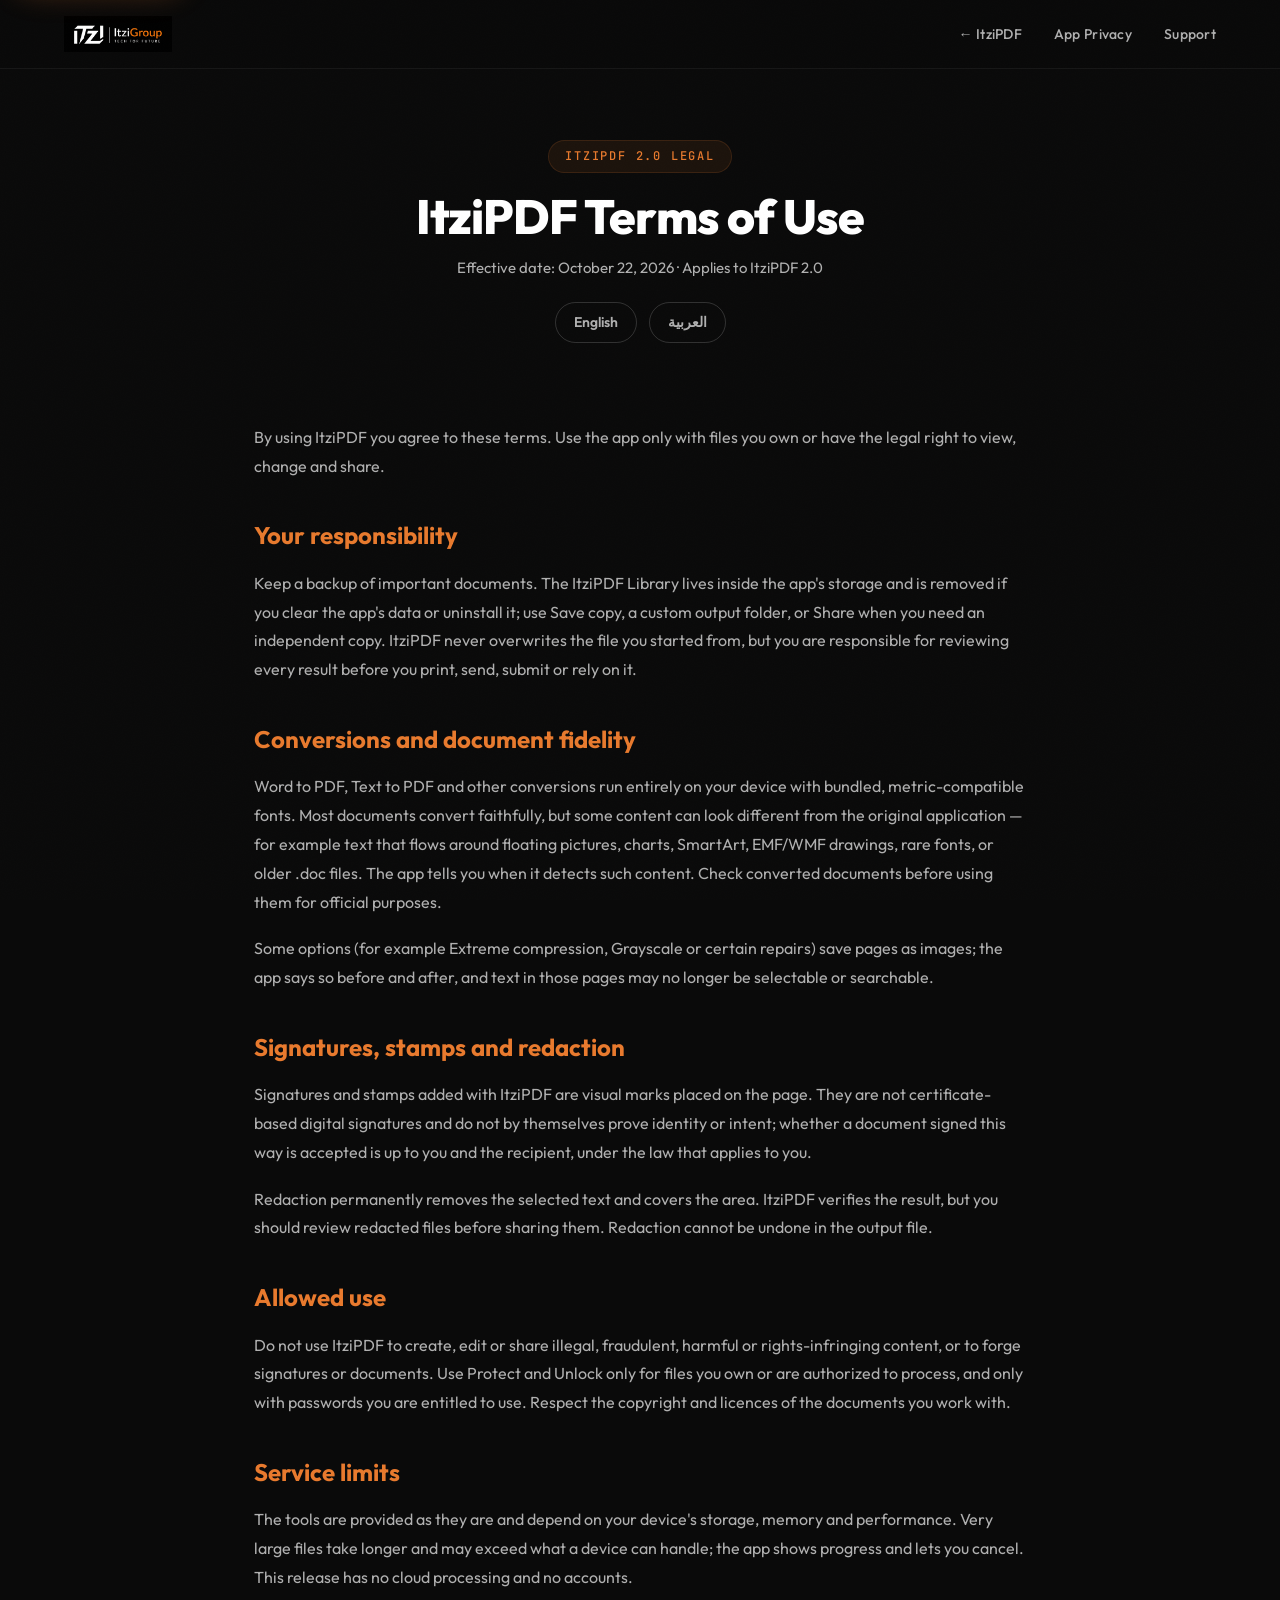
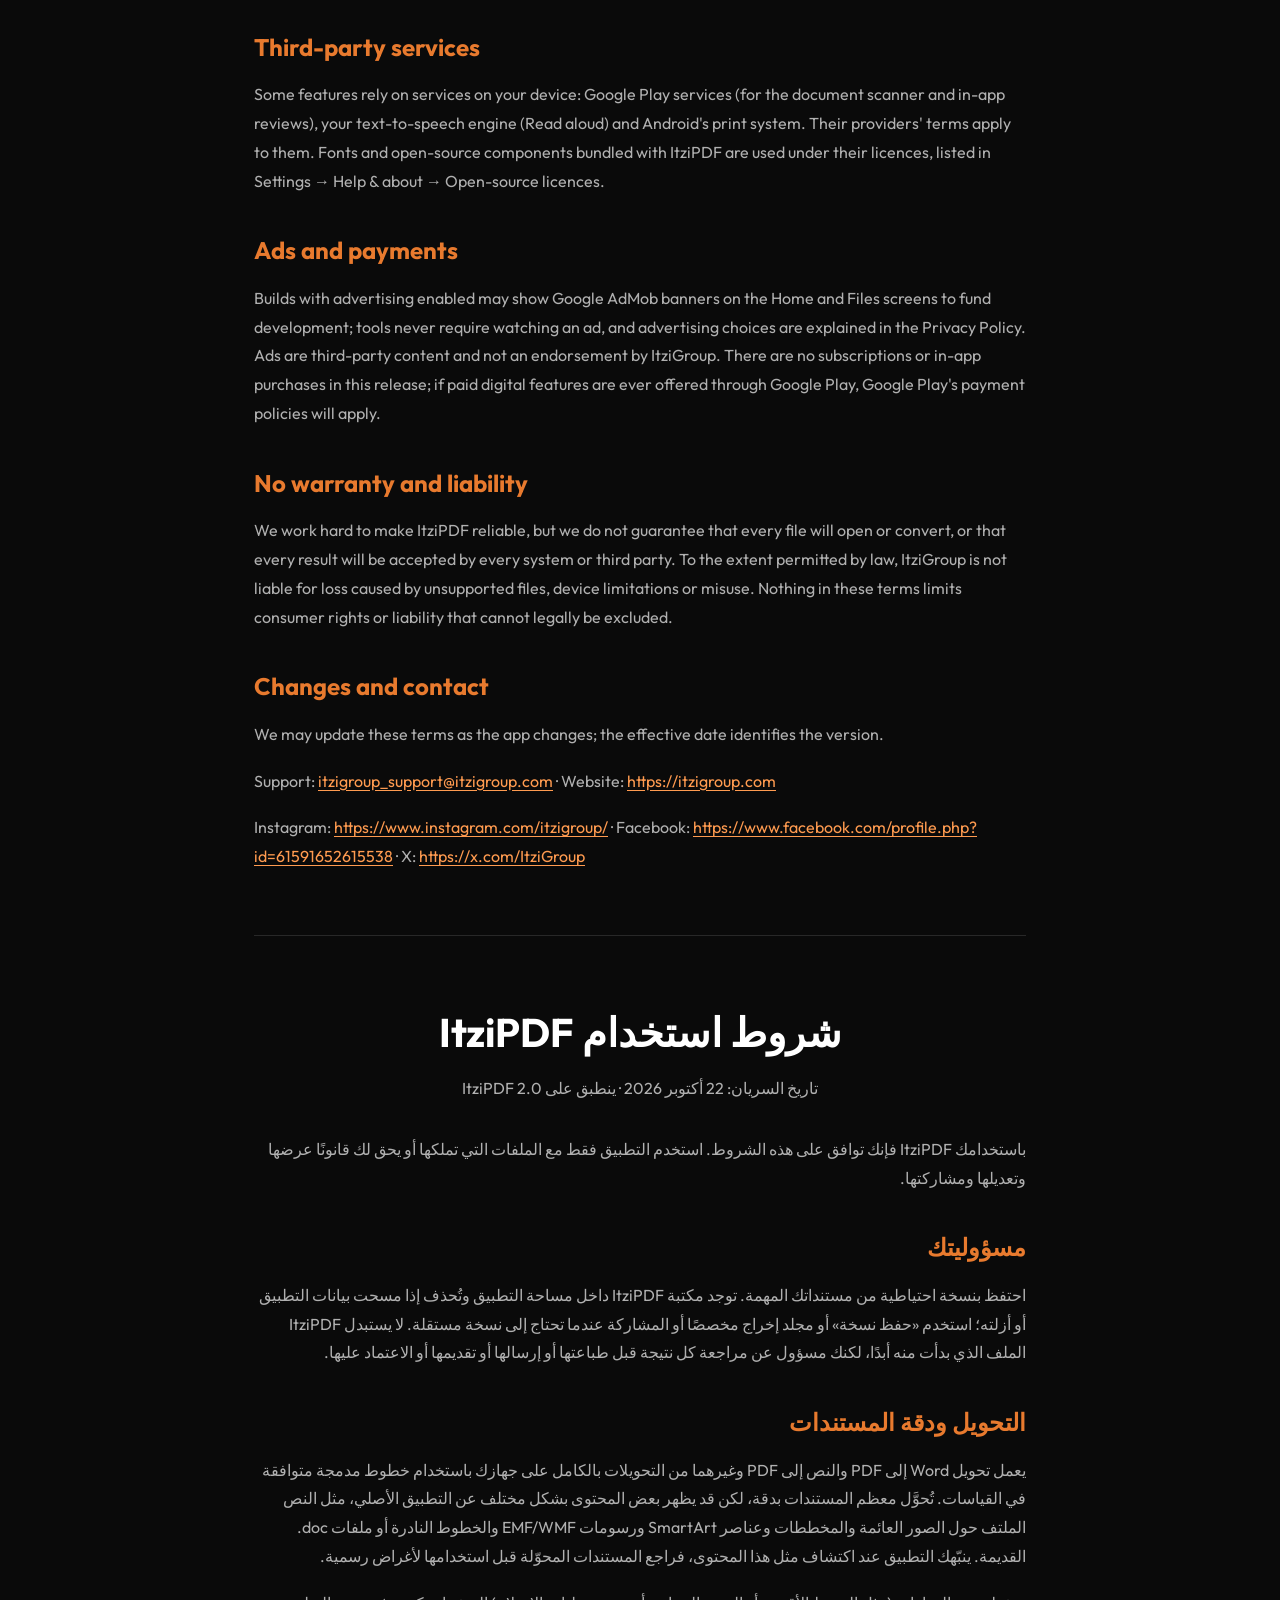
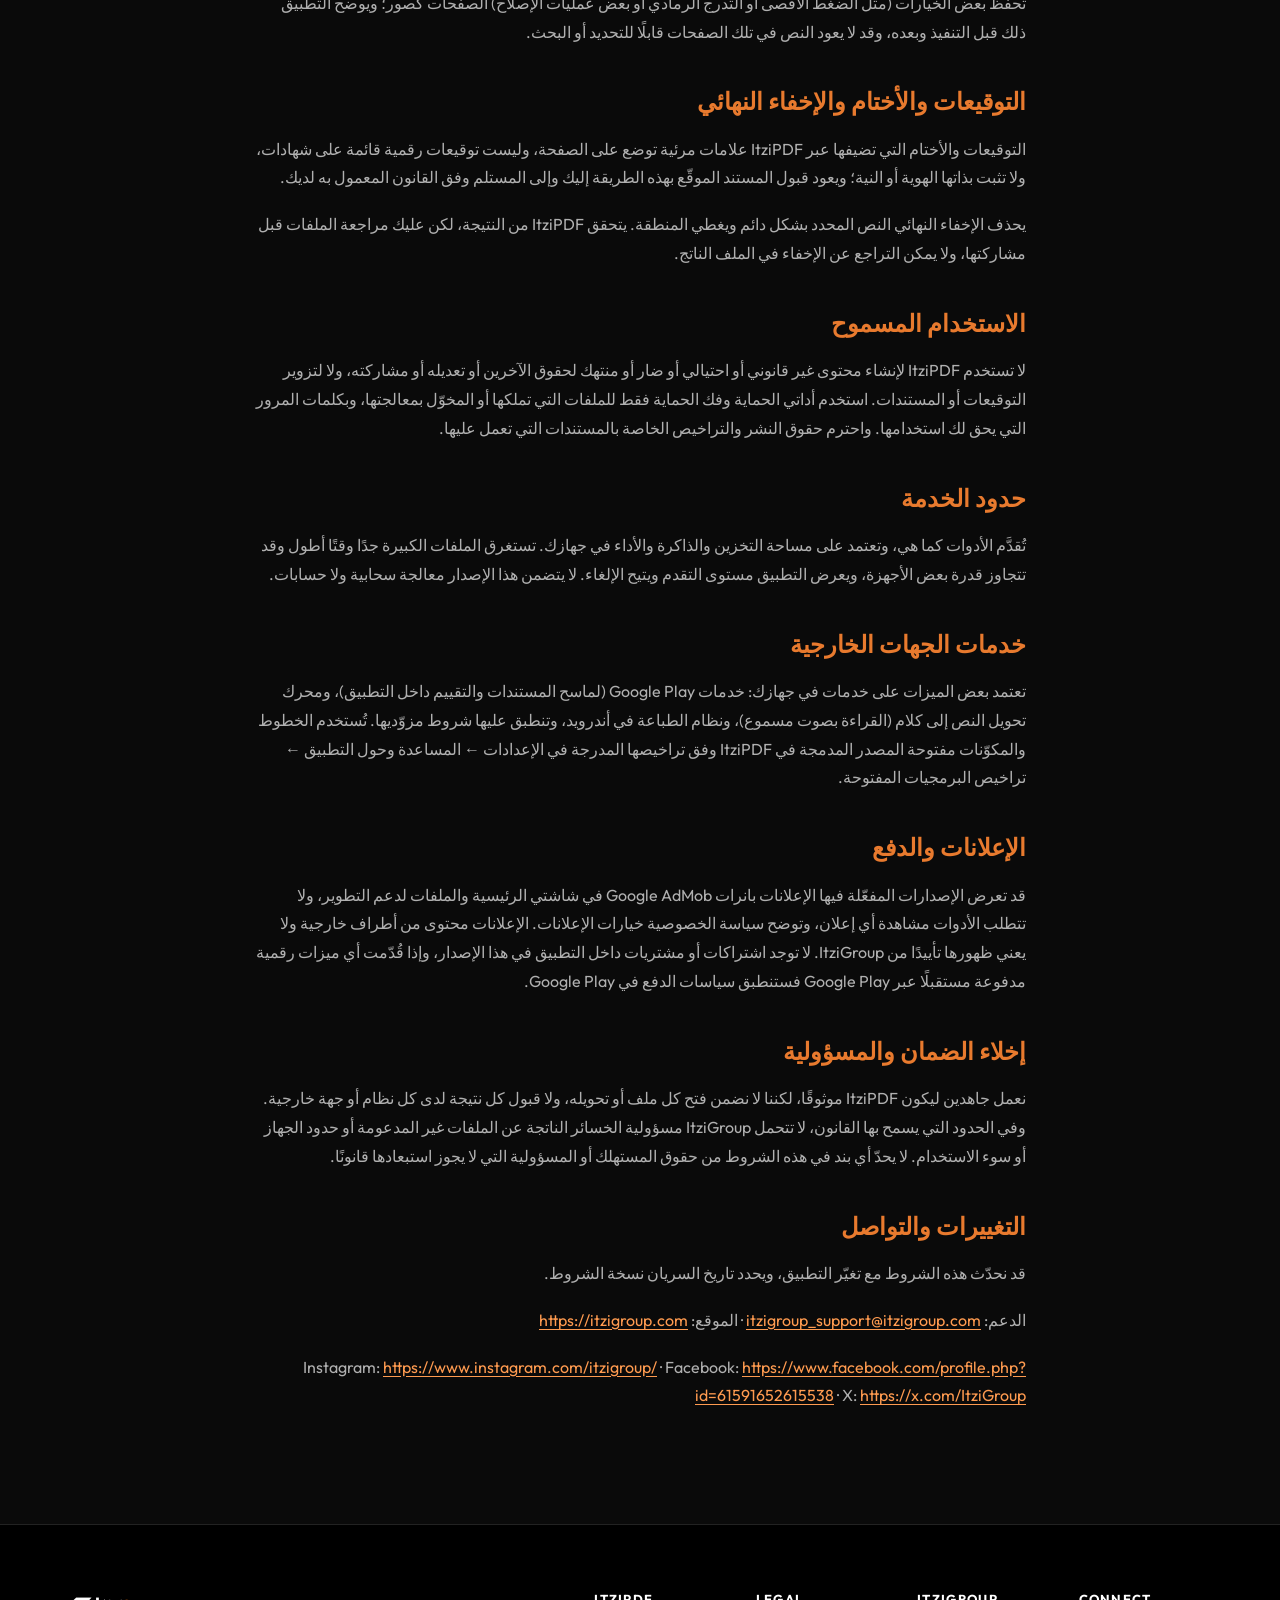
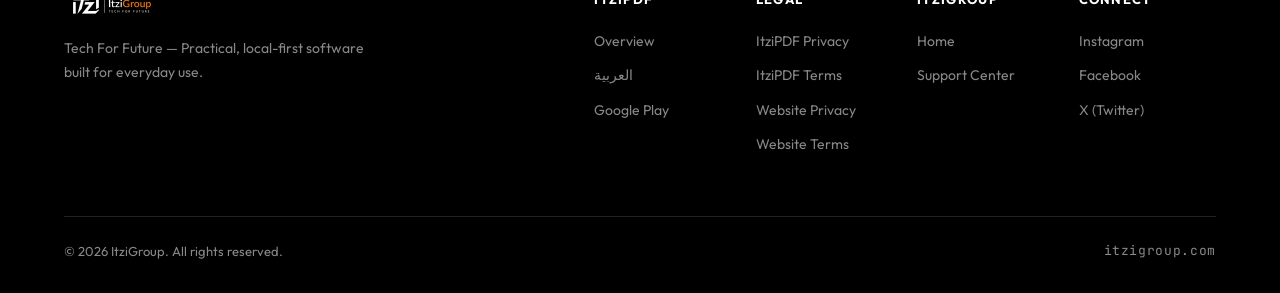
<file: itzipdf/terms/index.html>
<!DOCTYPE html>
<html lang="en">
<head>
    <meta charset="UTF-8">
    <meta name="viewport" content="width=device-width, initial-scale=1.0">
    <title>ItziPDF Terms of Use | ItziGroup</title>
    <meta name="description" content="Terms of use for ItziPDF 2.0 on Android, covering local conversions, signatures, redaction, and responsibilities in English and Arabic.">
    <meta name="robots" content="index, follow">
    <meta name="theme-color" content="#0a0a0a">
    <meta name="color-scheme" content="dark">

    <!-- Security Headers -->
    <meta http-equiv="X-Content-Type-Options" content="nosniff">
    <meta name="referrer" content="strict-origin-when-cross-origin">
    <meta http-equiv="Content-Security-Policy" content="default-src 'self'; script-src 'self'; style-src 'self' 'unsafe-inline'; font-src 'self'; img-src 'self' data:; connect-src 'self'; frame-src 'none'; object-src 'none'; base-uri 'self'; form-action 'self';">

    <!-- Open Graph / Social -->
    <meta property="og:title" content="ItziPDF Terms of Use | ItziGroup">
    <meta property="og:description" content="Terms of use for ItziPDF 2.0 on Android, covering local conversions, signatures, redaction, and responsibilities in English and Arabic.">
    <meta property="og:type" content="website">
    <meta property="og:url" content="https://itzigroup.com/itzipdf/terms">
    <meta property="og:image" content="https://itzigroup.com/assets/itzipdf-og.png">
    <meta property="og:image:width" content="1200">
    <meta property="og:image:height" content="630">
    <meta property="og:site_name" content="ItziGroup">
    <meta name="twitter:card" content="summary_large_image">
    <meta name="twitter:site" content="@ItziGroup">
    <meta name="twitter:title" content="ItziPDF Terms of Use | ItziGroup">
    <meta name="twitter:description" content="Terms of use for ItziPDF 2.0 on Android, covering local conversions, signatures, redaction, and responsibilities in English and Arabic.">
    <meta name="twitter:image" content="https://itzigroup.com/assets/itzipdf-og.png">

    <link rel="canonical" href="https://itzigroup.com/itzipdf/terms">
    <link rel="icon" type="image/png" href="../../assets/favicon.png">
    <link rel="apple-touch-icon" href="../../assets/apple-touch-icon.png">
    <link rel="stylesheet" href="../../styles.css?v=20261120">
</head>
<body>
    <a class="skip-link" href="#english">Skip to main content</a>

    <!-- Navbar -->
    <nav class="navbar legal-navbar" id="navbar" aria-label="Primary">
        <div class="nav-container">
            <a href="/" class="nav-logo" aria-label="ItziGroup home">
                <img src="../../assets/logo-sm.png" alt="ItziGroup Logo" class="logo-img" width="108" height="36">
            </a>
            <div class="subpage-nav-links">
                <a href="/itzipdf" class="nav-link">← ItziPDF</a>
                <a href="/itzipdf/privacy" class="nav-link">App Privacy</a>
                <a href="https://support.itzigroup.com/#itzipdf" class="nav-link subpage-hide-mobile" target="_blank" rel="noopener noreferrer">Support</a>
            </div>
        </div>
    </nav>

    <!-- Hero -->
    <header class="legal-hero">
        <div class="container">
            <span class="section-tag">ItziPDF 2.0 Legal</span>
            <h1 class="header-title">ItziPDF Terms of Use</h1>
            <p>Effective date: October 22, 2026 · Applies to ItziPDF 2.0</p>
            <div class="policy-language-nav" aria-label="Document languages">
                <a href="#english">English</a>
                <a href="#arabic" lang="ar" dir="rtl">العربية</a>
            </div>
        </div>
    </header>

    <!-- Content -->
    <main class="legal-content" id="english" tabindex="-1">
        <p>By using ItziPDF you agree to these terms. Use the app only with files you own or have the legal right to view, change and share.</p>

        <h2>Your responsibility</h2>
        <p>Keep a backup of important documents. The ItziPDF Library lives inside the app's storage and is removed if you clear the app's data or uninstall it; use Save copy, a custom output folder, or Share when you need an independent copy. ItziPDF never overwrites the file you started from, but you are responsible for reviewing every result before you print, send, submit or rely on it.</p>

        <h2>Conversions and document fidelity</h2>
        <p>Word to PDF, Text to PDF and other conversions run entirely on your device with bundled, metric-compatible fonts. Most documents convert faithfully, but some content can look different from the original application — for example text that flows around floating pictures, charts, SmartArt, EMF/WMF drawings, rare fonts, or older .doc files. The app tells you when it detects such content. Check converted documents before using them for official purposes.</p>
        <p>Some options (for example Extreme compression, Grayscale or certain repairs) save pages as images; the app says so before and after, and text in those pages may no longer be selectable or searchable.</p>

        <h2>Signatures, stamps and redaction</h2>
        <p>Signatures and stamps added with ItziPDF are visual marks placed on the page. They are not certificate-based digital signatures and do not by themselves prove identity or intent; whether a document signed this way is accepted is up to you and the recipient, under the law that applies to you.</p>
        <p>Redaction permanently removes the selected text and covers the area. ItziPDF verifies the result, but you should review redacted files before sharing them. Redaction cannot be undone in the output file.</p>

        <h2>Allowed use</h2>
        <p>Do not use ItziPDF to create, edit or share illegal, fraudulent, harmful or rights-infringing content, or to forge signatures or documents. Use Protect and Unlock only for files you own or are authorized to process, and only with passwords you are entitled to use. Respect the copyright and licences of the documents you work with.</p>

        <h2>Service limits</h2>
        <p>The tools are provided as they are and depend on your device's storage, memory and performance. Very large files take longer and may exceed what a device can handle; the app shows progress and lets you cancel. This release has no cloud processing and no accounts.</p>

        <h2>Third-party services</h2>
        <p>Some features rely on services on your device: Google Play services (for the document scanner and in-app reviews), your text-to-speech engine (Read aloud) and Android's print system. Their providers' terms apply to them. Fonts and open-source components bundled with ItziPDF are used under their licences, listed in Settings → Help &amp; about → Open-source licences.</p>

        <h2>Ads and payments</h2>
        <p>Builds with advertising enabled may show Google AdMob banners on the Home and Files screens to fund development; tools never require watching an ad, and advertising choices are explained in the Privacy Policy. Ads are third-party content and not an endorsement by ItziGroup. There are no subscriptions or in-app purchases in this release; if paid digital features are ever offered through Google Play, Google Play's payment policies will apply.</p>

        <h2>No warranty and liability</h2>
        <p>We work hard to make ItziPDF reliable, but we do not guarantee that every file will open or convert, or that every result will be accepted by every system or third party. To the extent permitted by law, ItziGroup is not liable for loss caused by unsupported files, device limitations or misuse. Nothing in these terms limits consumer rights or liability that cannot legally be excluded.</p>

        <h2>Changes and contact</h2>
        <p>We may update these terms as the app changes; the effective date identifies the version.</p>
        <p>Support: <a href="mailto:itzigroup_support@itzigroup.com">itzigroup_support@itzigroup.com</a> · Website: <a href="https://itzigroup.com">https://itzigroup.com</a></p>
        <p>Instagram: <a href="https://www.instagram.com/itzigroup/">https://www.instagram.com/itzigroup/</a> · Facebook: <a href="https://www.facebook.com/profile.php?id=61591652615538">https://www.facebook.com/profile.php?id=61591652615538</a> · X: <a href="https://x.com/ItziGroup">https://x.com/ItziGroup</a></p>

        <hr class="policy-divider">

        <div class="arabic-policy" id="arabic" lang="ar" dir="rtl">
            <h1 class="language-title">شروط استخدام ItziPDF</h1>
            <p class="policy-date">تاريخ السريان: 22 أكتوبر 2026 · ينطبق على ItziPDF 2.0</p>
            <p>باستخدامك ItziPDF فإنك توافق على هذه الشروط. استخدم التطبيق فقط مع الملفات التي تملكها أو يحق لك قانونًا عرضها وتعديلها ومشاركتها.</p>

            <h2>مسؤوليتك</h2>
            <p>احتفظ بنسخة احتياطية من مستنداتك المهمة. توجد مكتبة ItziPDF داخل مساحة التطبيق وتُحذف إذا مسحت بيانات التطبيق أو أزلته؛ استخدم «حفظ نسخة» أو مجلد إخراج مخصصًا أو المشاركة عندما تحتاج إلى نسخة مستقلة. لا يستبدل ItziPDF الملف الذي بدأت منه أبدًا، لكنك مسؤول عن مراجعة كل نتيجة قبل طباعتها أو إرسالها أو تقديمها أو الاعتماد عليها.</p>

            <h2>التحويل ودقة المستندات</h2>
            <p>يعمل تحويل Word إلى PDF والنص إلى PDF وغيرهما من التحويلات بالكامل على جهازك باستخدام خطوط مدمجة متوافقة في القياسات. تُحوَّل معظم المستندات بدقة، لكن قد يظهر بعض المحتوى بشكل مختلف عن التطبيق الأصلي، مثل النص الملتف حول الصور العائمة والمخططات وعناصر SmartArt ورسومات EMF/WMF والخطوط النادرة أو ملفات ‎.doc القديمة. ينبّهك التطبيق عند اكتشاف مثل هذا المحتوى، فراجع المستندات المحوّلة قبل استخدامها لأغراض رسمية.</p>
            <p>تحفظ بعض الخيارات (مثل الضغط الأقصى أو التدرج الرمادي أو بعض عمليات الإصلاح) الصفحات كصور؛ ويوضح التطبيق ذلك قبل التنفيذ وبعده، وقد لا يعود النص في تلك الصفحات قابلًا للتحديد أو البحث.</p>

            <h2>التوقيعات والأختام والإخفاء النهائي</h2>
            <p>التوقيعات والأختام التي تضيفها عبر ItziPDF علامات مرئية توضع على الصفحة، وليست توقيعات رقمية قائمة على شهادات، ولا تثبت بذاتها الهوية أو النية؛ ويعود قبول المستند الموقّع بهذه الطريقة إليك وإلى المستلم وفق القانون المعمول به لديك.</p>
            <p>يحذف الإخفاء النهائي النص المحدد بشكل دائم ويغطي المنطقة. يتحقق ItziPDF من النتيجة، لكن عليك مراجعة الملفات قبل مشاركتها، ولا يمكن التراجع عن الإخفاء في الملف الناتج.</p>

            <h2>الاستخدام المسموح</h2>
            <p>لا تستخدم ItziPDF لإنشاء محتوى غير قانوني أو احتيالي أو ضار أو منتهك لحقوق الآخرين أو تعديله أو مشاركته، ولا لتزوير التوقيعات أو المستندات. استخدم أداتي الحماية وفك الحماية فقط للملفات التي تملكها أو المخوّل بمعالجتها، وبكلمات المرور التي يحق لك استخدامها. واحترم حقوق النشر والتراخيص الخاصة بالمستندات التي تعمل عليها.</p>

            <h2>حدود الخدمة</h2>
            <p>تُقدَّم الأدوات كما هي، وتعتمد على مساحة التخزين والذاكرة والأداء في جهازك. تستغرق الملفات الكبيرة جدًا وقتًا أطول وقد تتجاوز قدرة بعض الأجهزة، ويعرض التطبيق مستوى التقدم ويتيح الإلغاء. لا يتضمن هذا الإصدار معالجة سحابية ولا حسابات.</p>

            <h2>خدمات الجهات الخارجية</h2>
            <p>تعتمد بعض الميزات على خدمات في جهازك: خدمات Google Play (لماسح المستندات والتقييم داخل التطبيق)، ومحرك تحويل النص إلى كلام (القراءة بصوت مسموع)، ونظام الطباعة في أندرويد، وتنطبق عليها شروط مزوّديها. تُستخدم الخطوط والمكوّنات مفتوحة المصدر المدمجة في ItziPDF وفق تراخيصها المدرجة في الإعدادات ← المساعدة وحول التطبيق ← تراخيص البرمجيات المفتوحة.</p>

            <h2>الإعلانات والدفع</h2>
            <p>قد تعرض الإصدارات المفعّلة فيها الإعلانات بانرات Google AdMob في شاشتي الرئيسية والملفات لدعم التطوير، ولا تتطلب الأدوات مشاهدة أي إعلان، وتوضح سياسة الخصوصية خيارات الإعلانات. الإعلانات محتوى من أطراف خارجية ولا يعني ظهورها تأييدًا من ItziGroup. لا توجد اشتراكات أو مشتريات داخل التطبيق في هذا الإصدار، وإذا قُدّمت أي ميزات رقمية مدفوعة مستقبلًا عبر Google Play فستنطبق سياسات الدفع في Google Play.</p>

            <h2>إخلاء الضمان والمسؤولية</h2>
            <p>نعمل جاهدين ليكون ItziPDF موثوقًا، لكننا لا نضمن فتح كل ملف أو تحويله، ولا قبول كل نتيجة لدى كل نظام أو جهة خارجية. وفي الحدود التي يسمح بها القانون، لا تتحمل ItziGroup مسؤولية الخسائر الناتجة عن الملفات غير المدعومة أو حدود الجهاز أو سوء الاستخدام. لا يحدّ أي بند في هذه الشروط من حقوق المستهلك أو المسؤولية التي لا يجوز استبعادها قانونًا.</p>

            <h2>التغييرات والتواصل</h2>
            <p>قد نحدّث هذه الشروط مع تغيّر التطبيق، ويحدد تاريخ السريان نسخة الشروط.</p>
            <p>الدعم: <a href="mailto:itzigroup_support@itzigroup.com">itzigroup_support@itzigroup.com</a> · الموقع: <a href="https://itzigroup.com">https://itzigroup.com</a></p>
            <p>Instagram: <a href="https://www.instagram.com/itzigroup/">https://www.instagram.com/itzigroup/</a> · Facebook: <a href="https://www.facebook.com/profile.php?id=61591652615538">https://www.facebook.com/profile.php?id=61591652615538</a> · X: <a href="https://x.com/ItziGroup">https://x.com/ItziGroup</a></p>
        </div>
    </main>

    <!-- Footer -->
    <footer class="footer">
        <div class="container">
            <div class="footer-top">
                <div class="footer-brand">
                    <img src="../../assets/logo-sm.png" alt="ItziGroup Logo" class="footer-logo" width="96" height="32" loading="lazy" decoding="async">
                    <p>Tech For Future — Practical, local-first software built for everyday use.</p>
                </div>
                <div class="footer-links footer-links-4">
                    <nav class="footer-col" aria-label="ItziPDF">
                        <h4>ItziPDF</h4>
                        <a href="/itzipdf">Overview</a>
                        <a href="/itzipdf/ar" hreflang="ar" lang="ar">العربية</a>
                        <a href="https://play.google.com/store/apps/details?id=com.itzigroup.itzipdf&amp;pcampaignid=web_share" target="_blank" rel="noopener noreferrer">Google Play</a>
                    </nav>
                    <nav class="footer-col" aria-label="Legal">
                        <h4>Legal</h4>
                        <a href="/itzipdf/privacy">ItziPDF Privacy</a>
                        <a href="/itzipdf/terms">ItziPDF Terms</a>
                        <a href="/privacy">Website Privacy</a>
                        <a href="/terms">Website Terms</a>
                    </nav>
                    <nav class="footer-col" aria-label="ItziGroup">
                        <h4>ItziGroup</h4>
                        <a href="/">Home</a>
                        <a href="https://support.itzigroup.com/#itzipdf" target="_blank" rel="noopener noreferrer">Support Center</a>
                    </nav>
                    <nav class="footer-col" aria-label="Connect">
                        <h4>Connect</h4>
                        <a href="https://www.instagram.com/itzigroup/" target="_blank" rel="noopener noreferrer">Instagram</a>
                        <a href="https://www.facebook.com/profile.php?id=61591652615538" target="_blank" rel="noopener noreferrer">Facebook</a>
                        <a href="https://x.com/ItziGroup" target="_blank" rel="noopener noreferrer">X (Twitter)</a>
                    </nav>
                </div>
            </div>
            <div class="footer-bottom">
                <p>&copy; 2026 ItziGroup. All rights reserved.</p>
                <p class="footer-domain">itzigroup.com</p>
            </div>
        </div>
    </footer>
</body>
</html>
</file>
<file: styles.css>
/* ============================================
   ITZIGROUP — TECH FOR FUTURE
   Premium Futuristic Landing Page
   Colors: Black, White, Orange, Grey
   ============================================ */

/* === Self-hosted fonts === */
@font-face {
    font-family: 'Outfit';
    font-style: normal;
    font-weight: 300 900;
    font-display: swap;
    src: url('assets/fonts/outfit-latin-ext.woff2') format('woff2');
    unicode-range: U+0100-02BA, U+02BD-02C5, U+02C7-02CC, U+02CE-02D7, U+02DD-02FF, U+0304, U+0308, U+0329, U+1D00-1DBF, U+1E00-1E9F, U+1EF2-1EFF, U+2020, U+20A0-20AB, U+20AD-20C0, U+2113, U+2C60-2C7F, U+A720-A7FF;
}

@font-face {
    font-family: 'Outfit';
    font-style: normal;
    font-weight: 300 900;
    font-display: swap;
    src: url('assets/fonts/outfit-latin.woff2') format('woff2');
    unicode-range: U+0000-00FF, U+0131, U+0152-0153, U+02BB-02BC, U+02C6, U+02DA, U+02DC, U+0304, U+0308, U+0329, U+2000-206F, U+20AC, U+2122, U+2191, U+2193, U+2212, U+2215, U+FEFF, U+FFFD;
}

@font-face {
    font-family: 'JetBrains Mono';
    font-style: normal;
    font-weight: 400 600;
    font-display: swap;
    src: url('assets/fonts/jetbrains-mono-latin.woff2') format('woff2');
    unicode-range: U+0000-00FF, U+0131, U+0152-0153, U+02BB-02BC, U+02C6, U+02DA, U+02DC, U+0304, U+0308, U+0329, U+2000-206F, U+20AC, U+2122, U+2191, U+2193, U+2212, U+2215, U+FEFF, U+FFFD;
}

/* === CSS Custom Properties === */
:root {
    /* Core Colors */
    --black: #000000;
    --black-rich: #0a0a0a;
    --black-soft: #111111;
    --black-card: #141414;
    --black-elevated: #1a1a1a;

    --white: #ffffff;
    --white-soft: #f5f5f5;
    --white-muted: #e0e0e0;

    --orange: #E87A2E;
    --orange-light: #FF9B50;
    --orange-dark: #C65E15;
    --orange-glow: rgba(232, 122, 46, 0.3);
    --orange-subtle: rgba(232, 122, 46, 0.08);

    --grey: #888888;
    --grey-light: #b0b0b0;
    --grey-dark: #444444;
    --grey-border: #222222;
    --grey-muted: #666666;

    /* Gradients */
    --gradient-orange: linear-gradient(135deg, #E87A2E 0%, #FF9B50 50%, #FFB876 100%);
    --gradient-dark: linear-gradient(180deg, #0a0a0a 0%, #111111 100%);
    --gradient-card: linear-gradient(145deg, rgba(255,255,255,0.03) 0%, rgba(255,255,255,0.01) 100%);
    --gradient-glow: radial-gradient(circle, var(--orange-glow) 0%, transparent 70%);
    --gradient-hero: linear-gradient(135deg, #0a0a0a 0%, #111111 40%, #0f0f0f 100%);
    --gradient-text: linear-gradient(135deg, #E87A2E 0%, #FF9B50 40%, #FFD4A8 100%);
    --gradient-border: linear-gradient(135deg, rgba(232, 122, 46, 0.4), rgba(232, 122, 46, 0.05));

    /* Typography */
    --font-primary: 'Outfit', -apple-system, BlinkMacSystemFont, 'Segoe UI', sans-serif;
    --font-mono: 'JetBrains Mono', 'Fira Code', monospace;
    /* Outfit has no Arabic glyphs: Arabic text falls back to these system fonts */
    --font-arabic: 'Outfit', 'Segoe UI', Tahoma, 'Noto Sans Arabic', 'Noto Naskh Arabic', 'Geeza Pro', sans-serif;

    /* Accessibility */
    --focus-ring: 2px solid var(--orange-light);

    /* Spacing */
    --section-padding: 120px 0;
    --container-width: 1200px;
    --border-radius: 16px;
    --border-radius-sm: 8px;
    --border-radius-lg: 24px;

    /* Transitions */
    --transition-fast: 0.2s cubic-bezier(0.4, 0, 0.2, 1);
    --transition-smooth: 0.4s cubic-bezier(0.4, 0, 0.2, 1);
    --transition-spring: 0.5s cubic-bezier(0.34, 1.56, 0.64, 1);

    /* The site is dark-only: native controls and scrollbars follow it */
    color-scheme: dark;
}

/* === Reset & Base === */
*,
*::before,
*::after {
    margin: 0;
    padding: 0;
    box-sizing: border-box;
}

html {
    scroll-behavior: smooth;
    scroll-padding-top: 80px;
    -webkit-font-smoothing: antialiased;
    -moz-osx-font-smoothing: grayscale;
}

body {
    font-family: var(--font-primary);
    background-color: var(--black-rich);
    color: var(--white);
    line-height: 1.6;
    overflow-x: hidden;
    cursor: default;
}

::selection {
    background: var(--orange);
    color: var(--black);
}

img {
    max-width: 100%;
    height: auto;
    display: block;
}

a {
    text-decoration: none;
    color: inherit;
    transition: color var(--transition-fast);
}

/* === Utilities === */
.container {
    max-width: var(--container-width);
    margin: 0 auto;
    padding: 0 24px;
}

.text-gradient {
    background: var(--gradient-text);
    -webkit-background-clip: text;
    -webkit-text-fill-color: transparent;
    background-clip: text;
}

/* === Accessibility helpers === */
.skip-link {
    position: fixed;
    top: 12px;
    left: 12px;
    z-index: 10000;
    padding: 12px 20px;
    border-radius: 100px;
    background: var(--gradient-orange);
    color: var(--black);
    font-weight: 700;
    font-size: 14px;
    box-shadow: 0 8px 30px var(--orange-glow);
    transform: translateY(-160%);
    transition: transform var(--transition-fast);
}

.skip-link:focus,
.skip-link:focus-visible {
    transform: translateY(0);
    outline: 2px solid var(--white);
    outline-offset: 3px;
}

[dir="rtl"] .skip-link {
    left: auto;
    right: 12px;
}

.visually-hidden {
    position: absolute !important;
    width: 1px !important;
    height: 1px !important;
    padding: 0 !important;
    margin: -1px !important;
    overflow: hidden !important;
    clip: rect(0, 0, 0, 0) !important;
    white-space: nowrap !important;
    border: 0 !important;
}

a:focus-visible,
button:focus-visible,
summary:focus-visible,
input:focus-visible,
textarea:focus-visible,
select:focus-visible,
[tabindex]:not([tabindex="-1"]):focus-visible {
    outline: var(--focus-ring);
    outline-offset: 3px;
}

.btn:focus-visible,
.nav-cta:focus-visible {
    outline: 2px solid var(--white);
    outline-offset: 3px;
}

/* Programmatic focus targets (skip link, in-page anchors) need no ring */
[tabindex="-1"]:focus {
    outline: none;
}

/* Page title used by sub-pages (product, legal) */
.header-title {
    font-size: clamp(32px, 5vw, 48px);
    font-weight: 800;
    letter-spacing: -0.02em;
    line-height: 1.15;
    margin-bottom: 8px;
}

/* === Cursor Glow === */
.cursor-glow {
    position: fixed;
    width: 500px;
    height: 500px;
    border-radius: 50%;
    background: radial-gradient(circle, rgba(232, 122, 46, 0.06) 0%, transparent 70%);
    pointer-events: none;
    z-index: 0;
    transform: translate(-50%, -50%);
    transition: opacity 0.3s;
    will-change: transform;
}

/* === Particle Canvas === */
#particleCanvas {
    position: fixed;
    top: 0;
    left: 0;
    width: 100%;
    height: 100%;
    pointer-events: none;
    z-index: 0;
    opacity: 0.4;
}

/* ============================================
   NAVIGATION
   ============================================ */
.navbar {
    position: fixed;
    top: 0;
    left: 0;
    right: 0;
    z-index: 1000;
    padding: 16px 0;
    transition: padding var(--transition-smooth), border-color var(--transition-smooth);
    background: transparent;
}

.navbar::before {
    content: '';
    position: absolute;
    inset: 0;
    z-index: -1;
    background: transparent;
    border-bottom: 1px solid transparent;
    transition: background var(--transition-smooth), border-color var(--transition-smooth);
    pointer-events: none;
}

.navbar.scrolled {
    padding: 10px 0;
}

.navbar.scrolled::before {
    background: rgba(10, 10, 10, 0.88);
    backdrop-filter: blur(20px) saturate(180%);
    -webkit-backdrop-filter: blur(20px) saturate(180%);
    border-bottom-color: rgba(255, 255, 255, 0.06);
}

.nav-container {
    max-width: var(--container-width);
    margin: 0 auto;
    padding: 0 24px;
    display: flex;
    align-items: center;
    justify-content: space-between;
}

.nav-logo {
    display: flex;
    align-items: center;
    z-index: 1001;
}

.logo-img {
    height: 36px;
    width: auto;
    transition: transform var(--transition-fast);
    mix-blend-mode: lighten;
}

.nav-logo:hover .logo-img {
    transform: scale(1.05);
}

.nav-links {
    display: flex;
    align-items: center;
    gap: 32px;
}

.subpage-nav-links {
    display: flex;
    align-items: center;
    gap: 32px;
}

.nav-link {
    font-size: 14px;
    font-weight: 500;
    color: var(--grey-light);
    letter-spacing: 0.02em;
    position: relative;
    padding: 4px 0;
    transition: color var(--transition-fast);
}

.nav-link::after {
    content: '';
    position: absolute;
    bottom: -2px;
    left: 0;
    width: 0;
    height: 2px;
    background: var(--gradient-orange);
    border-radius: 1px;
    transition: width var(--transition-smooth);
}

.nav-link:hover,
.nav-link.active {
    color: var(--white);
}

.nav-link:hover::after,
.nav-link.active::after {
    width: 100%;
}

.nav-cta {
    background: var(--gradient-orange);
    color: var(--black) !important;
    padding: 10px 24px !important;
    border-radius: 100px;
    font-weight: 600;
    letter-spacing: 0.01em;
    transition: transform var(--transition-fast), box-shadow var(--transition-fast);
}

.nav-cta::after {
    display: none;
}

.nav-cta:hover {
    transform: translateY(-2px);
    box-shadow: 0 8px 30px var(--orange-glow);
}

/* Mobile Toggle */
.nav-toggle {
    display: none;
    flex-direction: column;
    gap: 5px;
    background: none;
    border: none;
    cursor: pointer;
    z-index: 1001;
    padding: 4px;
}

.nav-toggle span {
    display: block;
    width: 24px;
    height: 2px;
    background: var(--white);
    border-radius: 2px;
    transition: all var(--transition-smooth);
}

.nav-toggle.active span:nth-child(1) {
    transform: rotate(45deg) translate(5px, 5px);
}

.nav-toggle.active span:nth-child(2) {
    opacity: 0;
}

.nav-toggle.active span:nth-child(3) {
    transform: rotate(-45deg) translate(5px, -5px);
}

/* ============================================
   HERO SECTION
   ============================================ */
.hero {
    position: relative;
    min-height: 100vh;
    display: flex;
    align-items: center;
    justify-content: center;
    background: var(--gradient-hero);
    overflow: hidden;
    padding: 120px 24px 80px;
}

.hero-bg-grid {
    position: absolute;
    inset: 0;
    background-image:
        linear-gradient(rgba(255,255,255,0.02) 1px, transparent 1px),
        linear-gradient(90deg, rgba(255,255,255,0.02) 1px, transparent 1px);
    background-size: 60px 60px;
    mask-image: radial-gradient(ellipse at center, black 30%, transparent 70%);
    -webkit-mask-image: radial-gradient(ellipse at center, black 30%, transparent 70%);
}

.hero::before {
    content: '';
    position: absolute;
    top: -200px;
    right: -200px;
    width: 600px;
    height: 600px;
    background: radial-gradient(circle, rgba(232, 122, 46, 0.08) 0%, transparent 60%);
    animation: heroGlow 8s ease-in-out infinite alternate;
}

.hero::after {
    content: '';
    position: absolute;
    bottom: -100px;
    left: -100px;
    width: 400px;
    height: 400px;
    background: radial-gradient(circle, rgba(232, 122, 46, 0.04) 0%, transparent 60%);
    animation: heroGlow 10s ease-in-out infinite alternate-reverse;
}

@keyframes heroGlow {
    0% { transform: translate(0, 0) scale(1); opacity: 0.6; }
    100% { transform: translate(30px, -20px) scale(1.2); opacity: 1; }
}

.hero-content {
    position: relative;
    z-index: 2;
    text-align: center;
    max-width: 800px;
}

.hero-badge {
    display: inline-flex;
    align-items: center;
    gap: 8px;
    background: rgba(232, 122, 46, 0.1);
    border: 1px solid rgba(232, 122, 46, 0.2);
    border-radius: 100px;
    padding: 8px 20px;
    font-size: 13px;
    font-weight: 500;
    color: var(--orange-light);
    letter-spacing: 0.05em;
    text-transform: uppercase;
    margin-bottom: 32px;
    animation: fadeInDown 0.8s ease-out;
}

.badge-dot {
    width: 8px;
    height: 8px;
    background: var(--orange);
    border-radius: 50%;
    animation: pulse 2s ease-in-out infinite;
}

@keyframes pulse {
    0%, 100% { opacity: 1; transform: scale(1); }
    50% { opacity: 0.5; transform: scale(0.8); }
}

@keyframes fadeInDown {
    from { opacity: 0; transform: translateY(-20px); }
    to { opacity: 1; transform: translateY(0); }
}

.hero-title {
    font-size: clamp(42px, 7vw, 80px);
    font-weight: 800;
    line-height: 1.08;
    margin-bottom: 24px;
    letter-spacing: -0.03em;
}

.title-line {
    display: block;
    animation: fadeInUp 0.8s ease-out both;
}

.title-line:nth-child(2) {
    animation-delay: 0.15s;
}

.title-gradient {
    background: var(--gradient-text);
    -webkit-background-clip: text;
    -webkit-text-fill-color: transparent;
    background-clip: text;
}

@keyframes fadeInUp {
    from { opacity: 0; transform: translateY(30px); }
    to { opacity: 1; transform: translateY(0); }
}

.hero-subtitle {
    font-size: clamp(16px, 2vw, 19px);
    color: var(--grey-light);
    max-width: 600px;
    margin: 0 auto 40px;
    line-height: 1.7;
    animation: fadeInUp 0.8s ease-out 0.3s both;
}

.hero-actions {
    display: flex;
    gap: 16px;
    justify-content: center;
    flex-wrap: wrap;
    animation: fadeInUp 0.8s ease-out 0.45s both;
}

/* === Buttons === */
.btn {
    display: inline-flex;
    align-items: center;
    gap: 8px;
    padding: 14px 32px;
    border-radius: 100px;
    font-family: var(--font-primary);
    font-size: 15px;
    font-weight: 600;
    letter-spacing: 0.01em;
    cursor: pointer;
    border: none;
    transition: all var(--transition-smooth);
    position: relative;
    overflow: hidden;
}

.btn-primary {
    background: var(--gradient-orange);
    color: var(--black);
    box-shadow: 0 4px 20px rgba(232, 122, 46, 0.3);
}

.btn-primary:hover {
    transform: translateY(-3px);
    box-shadow: 0 8px 40px rgba(232, 122, 46, 0.4);
}

.btn-primary::before {
    content: '';
    position: absolute;
    inset: 0;
    background: linear-gradient(135deg, rgba(255,255,255,0.2) 0%, transparent 50%);
    opacity: 0;
    transition: opacity var(--transition-fast);
}

.btn-primary:hover::before {
    opacity: 1;
}

.btn-secondary {
    background: rgba(255, 255, 255, 0.05);
    color: var(--white);
    border: 1px solid rgba(255, 255, 255, 0.1);
    backdrop-filter: blur(10px);
}

.btn-secondary:hover {
    background: rgba(255, 255, 255, 0.1);
    border-color: rgba(255, 255, 255, 0.2);
    transform: translateY(-2px);
}

.btn-disabled {
    cursor: not-allowed;
    opacity: 0.72;
    box-shadow: none;
    user-select: none;
}

.btn-disabled:hover {
    transform: none;
    box-shadow: none;
}

.btn-outline {
    background: transparent;
    color: var(--orange);
    border: 1px solid var(--orange);
    padding: 12px 28px;
}

.btn-outline:hover {
    background: var(--orange-subtle);
    transform: translateY(-2px);
    box-shadow: 0 4px 20px var(--orange-glow);
}

.btn-ghost {
    background: transparent;
    color: var(--grey-light);
    padding: 10px 20px;
}

.btn-ghost:hover {
    color: var(--white);
    background: rgba(255, 255, 255, 0.05);
}

.btn-small {
    padding: 10px 20px;
    font-size: 13px;
}

.btn-full {
    width: 100%;
    justify-content: center;
}

/* Hero Stats */
.hero-stats {
    display: flex;
    align-items: center;
    justify-content: center;
    gap: 40px;
    margin-top: 64px;
    animation: fadeInUp 0.8s ease-out 0.6s both;
}

.stat-item {
    text-align: center;
}

.stat-number {
    font-size: 36px;
    font-weight: 800;
    color: var(--orange);
    display: inline;
    font-variant-numeric: tabular-nums;
}

.stat-suffix {
    font-size: 28px;
    font-weight: 700;
    color: var(--orange);
}

.stat-label {
    display: block;
    font-size: 13px;
    color: var(--grey);
    margin-top: 4px;
    letter-spacing: 0.03em;
}

.stat-divider {
    width: 1px;
    height: 40px;
    background: var(--grey-border);
}

/* Scroll Indicator */
.hero-scroll-indicator {
    position: absolute;
    bottom: 32px;
    left: 50%;
    transform: translateX(-50%);
    display: flex;
    flex-direction: column;
    align-items: center;
    gap: 8px;
    animation: fadeInUp 1s ease-out 1s both;
}

.hero-scroll-indicator span {
    font-size: 11px;
    color: var(--grey);
    letter-spacing: 0.1em;
    text-transform: uppercase;
}

.scroll-line {
    width: 1px;
    height: 40px;
    background: var(--grey-border);
    position: relative;
    overflow: hidden;
}

.scroll-line::after {
    content: '';
    position: absolute;
    top: -100%;
    left: 0;
    width: 100%;
    height: 50%;
    background: var(--orange);
    animation: scrollLine 2s ease-in-out infinite;
}

@keyframes scrollLine {
    0% { top: -50%; }
    100% { top: 100%; }
}

/* ============================================
   SECTIONS — Common
   ============================================ */
.section {
    position: relative;
    padding: var(--section-padding);
    z-index: 1;
}

.section-header {
    text-align: center;
    max-width: 650px;
    margin: 0 auto 72px;
}

.section-tag {
    display: inline-block;
    font-family: var(--font-mono);
    font-size: 12px;
    font-weight: 500;
    color: var(--orange);
    letter-spacing: 0.15em;
    text-transform: uppercase;
    margin-bottom: 16px;
    padding: 6px 16px;
    background: var(--orange-subtle);
    border: 1px solid rgba(232, 122, 46, 0.15);
    border-radius: 100px;
}

.section-title {
    font-size: clamp(32px, 5vw, 48px);
    font-weight: 800;
    letter-spacing: -0.02em;
    line-height: 1.15;
    margin-bottom: 16px;
}

.section-subtitle {
    font-size: 17px;
    color: var(--grey-light);
    line-height: 1.7;
}

/* ============================================
   ABOUT SECTION
   ============================================ */
.about {
    background: var(--black-rich);
}

.about-grid {
    display: grid;
    grid-template-columns: repeat(auto-fit, minmax(260px, 1fr));
    gap: 24px;
}

.about-card {
    background: var(--gradient-card);
    border: 1px solid var(--grey-border);
    border-radius: var(--border-radius);
    padding: 40px 32px;
    transition: all var(--transition-smooth);
    position: relative;
    overflow: hidden;
}

.about-card::before {
    content: '';
    position: absolute;
    top: 0;
    left: 0;
    right: 0;
    height: 2px;
    background: var(--gradient-orange);
    transform: scaleX(0);
    transform-origin: left;
    transition: transform var(--transition-smooth);
}

.about-card:hover {
    border-color: rgba(232, 122, 46, 0.2);
    transform: translateY(-4px);
    box-shadow: 0 20px 60px rgba(0, 0, 0, 0.3);
}

.about-card:hover::before {
    transform: scaleX(1);
}

.card-icon {
    width: 56px;
    height: 56px;
    display: flex;
    align-items: center;
    justify-content: center;
    background: var(--orange-subtle);
    border-radius: 14px;
    margin-bottom: 24px;
    color: var(--orange);
    transition: all var(--transition-smooth);
}

.about-card:hover .card-icon {
    background: rgba(232, 122, 46, 0.15);
    transform: scale(1.05);
}

.about-card h3 {
    font-size: 20px;
    font-weight: 700;
    margin-bottom: 12px;
    letter-spacing: -0.01em;
}

.about-card p {
    font-size: 15px;
    color: var(--grey-light);
    line-height: 1.7;
}

/* ============================================
   APPS SECTION
   ============================================ */
.apps {
    background: var(--black-soft);
}

.apps-grid {
    display: grid;
    grid-template-columns: minmax(0, 1.55fr) minmax(0, 1fr);
    gap: 28px;
    align-items: stretch;
}

.app-card {
    background: var(--gradient-card);
    border: 1px solid var(--grey-border);
    border-radius: var(--border-radius-lg);
    padding: 36px;
    transition: all var(--transition-smooth);
    position: relative;
    display: flex;
    flex-direction: column;
}

.app-card-featured {
    background: linear-gradient(145deg, rgba(232, 122, 46, 0.09) 0%, rgba(20, 20, 20, 0.96) 52%, rgba(20, 20, 20, 0.98) 100%);
    border-color: rgba(232, 122, 46, 0.32);
    overflow: hidden;
}

.app-card-featured::before {
    content: '';
    position: absolute;
    top: 0;
    inset-inline: 0;
    height: 2px;
    background: var(--gradient-orange);
}

.app-card:hover {
    border-color: rgba(232, 122, 46, 0.35);
    transform: translateY(-4px);
    box-shadow: 0 20px 60px rgba(0, 0, 0, 0.35);
}

.app-card-head {
    display: flex;
    align-items: center;
    justify-content: space-between;
    gap: 16px;
    flex-wrap: wrap;
    margin-bottom: 22px;
}

.app-icon-wrapper {
    margin-bottom: 24px;
}

.app-card-head .app-icon-wrapper {
    margin-bottom: 0;
}

.app-icon {
    width: 64px;
    height: 64px;
    display: flex;
    align-items: center;
    justify-content: center;
    background: linear-gradient(135deg, rgba(232, 122, 46, 0.12) 0%, rgba(232, 122, 46, 0.04) 100%);
    border-radius: 18px;
    color: var(--orange);
    border: 1px solid rgba(232, 122, 46, 0.18);
    transition: all var(--transition-smooth);
}

.app-card:hover .app-icon {
    transform: scale(1.05) rotate(-2deg);
    box-shadow: 0 8px 30px var(--orange-glow);
}

.app-icon-coming {
    border-style: dashed;
    opacity: 0.72;
}

.app-card h3 {
    font-size: 24px;
    font-weight: 700;
    margin-bottom: 10px;
    letter-spacing: -0.01em;
}

.app-description {
    font-size: 15px;
    color: var(--grey-light);
    line-height: 1.7;
    margin-bottom: 20px;
}

.app-highlights {
    display: flex;
    flex-wrap: wrap;
    gap: 8px;
    list-style: none;
    margin-bottom: 24px;
}

.app-highlights li {
    padding: 5px 12px;
    border: 1px solid rgba(232, 122, 46, 0.2);
    border-radius: 100px;
    background: rgba(232, 122, 46, 0.08);
    color: var(--white-muted);
    font-size: 12.5px;
    font-weight: 500;
}

.app-meta {
    display: flex;
    align-items: center;
    justify-content: space-between;
    gap: 12px;
    flex-wrap: wrap;
    margin-top: auto;
    margin-bottom: 24px;
    padding-bottom: 20px;
    border-bottom: 1px solid var(--grey-border);
}

.app-platform {
    font-family: var(--font-mono);
    font-size: 12px;
    color: var(--grey);
}

.app-status {
    font-size: 12px;
    font-weight: 600;
    letter-spacing: 0.02em;
}

.status-live {
    color: #7ed983;
}

.status-live-pill {
    display: inline-flex;
    align-items: center;
    gap: 7px;
    padding: 5px 13px;
    border: 1px solid rgba(76, 175, 80, 0.35);
    border-radius: 100px;
    background: rgba(76, 175, 80, 0.1);
    color: #7ed983;
    font-family: var(--font-mono);
    font-size: 11px;
    font-weight: 600;
    letter-spacing: 0.05em;
    text-transform: uppercase;
    white-space: nowrap;
}

.status-live-pill::before {
    width: 7px;
    height: 7px;
    border-radius: 50%;
    background: #4caf50;
    box-shadow: 0 0 10px rgba(76, 175, 80, 0.7);
    content: '';
}

.status-dev {
    color: var(--grey);
}

.app-icon-img {
    width: 64px;
    height: 64px;
    border-radius: 16px;
    object-fit: cover;
    box-shadow: 0 10px 28px rgba(232, 122, 46, 0.22);
}

.app-actions {
    display: flex;
    gap: 12px;
    flex-wrap: wrap;
    align-items: center;
}

/* ============================================
   CONNECT / SOCIAL SECTION
   ============================================ */
.connect {
    background: var(--black-soft);
}

.social-grid {
    display: grid;
    grid-template-columns: repeat(auto-fit, minmax(300px, 1fr));
    gap: 16px;
}

.social-card {
    display: flex;
    align-items: center;
    gap: 20px;
    background: var(--black-card);
    border: 1px solid var(--grey-border);
    border-radius: var(--border-radius);
    padding: 24px 28px;
    transition: all var(--transition-smooth);
    cursor: pointer;
}

.social-card:hover {
    border-color: rgba(232, 122, 46, 0.3);
    background: var(--black-elevated);
    transform: translateX(4px);
    box-shadow: -4px 0 20px var(--orange-glow);
}

.social-icon {
    width: 52px;
    height: 52px;
    display: flex;
    align-items: center;
    justify-content: center;
    background: var(--orange-subtle);
    border-radius: 14px;
    color: var(--orange);
    flex-shrink: 0;
    transition: all var(--transition-smooth);
}

.social-card:hover .social-icon {
    background: rgba(232, 122, 46, 0.15);
    transform: scale(1.05);
}

.social-info {
    flex-grow: 1;
}

.social-info h3 {
    font-size: 16px;
    font-weight: 700;
    margin-bottom: 2px;
}

.social-info p {
    font-size: 13px;
    color: var(--grey);
}

.social-arrow {
    font-size: 20px;
    color: var(--grey-dark);
    transition: all var(--transition-smooth);
}

.social-card:hover .social-arrow {
    color: var(--orange);
    transform: translateX(4px);
}

/* ============================================
   CONTACT SECTION
   ============================================ */
.contact {
    background: var(--black-rich);
}

.contact-wrapper {
    max-width: 780px;
    margin: 0 auto;
    text-align: center;
}

.contact-info p {
    font-size: 16px;
    color: var(--grey-light);
    line-height: 1.8;
    margin: 20px auto 28px;
    max-width: 620px;
}

.contact-details {
    display: flex;
    justify-content: center;
    flex-wrap: wrap;
    gap: 16px;
    margin-bottom: 32px;
}

.contact-item {
    display: inline-flex;
    align-items: center;
    gap: 10px;
    padding: 10px 20px;
    border: 1px solid var(--grey-border);
    border-radius: 100px;
    background: var(--black-card);
    color: var(--grey-light);
    font-size: 15px;
}

.contact-item a {
    color: var(--white-muted);
}

.contact-item a:hover {
    color: var(--orange-light);
}

.contact-item svg {
    color: var(--orange);
    flex-shrink: 0;
}

.contact-cta {
    padding: 16px 38px;
    font-size: 17px;
}

/* ============================================
   FOOTER
   ============================================ */
.footer {
    background: var(--black);
    border-top: 1px solid var(--grey-border);
    padding: 64px 0 32px;
    position: relative;
    z-index: 1;
}

.footer-top {
    display: grid;
    grid-template-columns: 1.5fr 2fr;
    gap: 64px;
    padding-bottom: 48px;
    border-bottom: 1px solid var(--grey-border);
}

.footer-logo {
    height: 32px;
    width: auto;
    margin-bottom: 16px;
    mix-blend-mode: lighten;
}

.footer-brand p {
    font-size: 14px;
    color: var(--grey);
    line-height: 1.7;
    max-width: 300px;
}

.footer-links {
    display: grid;
    grid-template-columns: repeat(3, 1fr);
    gap: 32px;
}

.footer-col h4 {
    font-size: 13px;
    font-weight: 700;
    text-transform: uppercase;
    letter-spacing: 0.1em;
    color: var(--white);
    margin-bottom: 20px;
}

.footer-col a {
    display: block;
    font-size: 14px;
    color: var(--grey);
    margin-bottom: 12px;
    transition: all var(--transition-fast);
}

.footer-col a:hover {
    color: var(--orange);
    transform: translateX(4px);
}

.footer-bottom {
    display: flex;
    justify-content: space-between;
    align-items: center;
    padding-top: 24px;
}

.footer-bottom p {
    font-size: 13px;
    /* was --grey-dark (#444, 2.2:1); --grey meets WCAG AA contrast on black */
    color: var(--grey);
}

/* Four-column footer variant */
.footer-links.footer-links-4 {
    grid-template-columns: repeat(4, 1fr);
    gap: 24px;
}

.footer-domain {
    font-family: var(--font-mono);
    color: var(--grey) !important;
    letter-spacing: 0.05em;
}

.footer-domain a {
    color: var(--grey-light);
    transition: color var(--transition-fast);
}

.footer-domain a:hover {
    color: var(--orange);
}

/* ============================================
   PRODUCT PAGE (ItziPDF EN & AR)
   ============================================ */
.ip-page .section {
    padding: 104px 0;
}

.ip-bg-rich {
    background: var(--black-rich);
}

.ip-bg-soft {
    background: var(--black-soft);
}

.ip-page .section-header {
    margin-bottom: 56px;
}

.ip-nav .nav-links {
    margin-inline-start: auto;
}

.ip-nav-actions {
    position: relative;
    z-index: 1001;
    display: flex;
    align-items: center;
    gap: 14px;
    margin-inline-start: 28px;
}

.lang-switch {
    display: inline-flex;
    align-items: center;
    gap: 6px;
    padding: 7px 14px;
    border: 1px solid var(--grey-border);
    border-radius: 100px;
    background: rgba(255, 255, 255, 0.04);
    color: var(--white-muted);
    font-size: 14px;
    font-weight: 600;
    line-height: 1.2;
    transition: border-color var(--transition-fast), color var(--transition-fast);
}

.lang-switch:hover {
    border-color: rgba(232, 122, 46, 0.5);
    color: var(--white);
}

.lang-switch svg {
    flex: 0 0 auto;
    color: var(--orange);
}

/* Product Hero */
.ip-hero {
    position: relative;
    overflow: hidden;
    padding: 150px 0 96px;
    background: var(--gradient-hero);
    text-align: center;
}

.ip-hero::before,
.ip-hero::after {
    position: absolute;
    border-radius: 50%;
    content: '';
    pointer-events: none;
}

.ip-hero::before {
    top: -220px;
    inset-inline-end: -220px;
    width: 640px;
    height: 640px;
    background: radial-gradient(circle, rgba(232, 122, 46, 0.1) 0%, transparent 60%);
    animation: heroGlow 8s ease-in-out infinite alternate;
}

.ip-hero::after {
    bottom: -160px;
    inset-inline-start: -160px;
    width: 460px;
    height: 460px;
    background: radial-gradient(circle, rgba(232, 122, 46, 0.05) 0%, transparent 60%);
    animation: heroGlow 10s ease-in-out infinite alternate-reverse;
}

.ip-hero .container {
    position: relative;
    z-index: 2;
}

.ip-hero-icon {
    width: 124px;
    height: 124px;
    margin: 0 auto 28px;
    border-radius: 28px;
    box-shadow: 0 24px 60px rgba(232, 122, 46, 0.24);
    animation: fadeInDown 0.8s ease-out;
}

.ip-release-pill {
    display: inline-flex;
    align-items: center;
    gap: 8px;
    margin-bottom: 24px;
    padding: 7px 16px;
    border: 1px solid rgba(76, 175, 80, 0.35);
    border-radius: 100px;
    background: rgba(76, 175, 80, 0.09);
    color: #7ed983;
    font-family: var(--font-mono);
    font-size: 12px;
    font-weight: 600;
    letter-spacing: 0.05em;
    text-transform: uppercase;
    animation: fadeInDown 0.8s ease-out;
}

.ip-release-pill::before {
    width: 8px;
    height: 8px;
    border-radius: 50%;
    background: #4caf50;
    box-shadow: 0 0 12px rgba(76, 175, 80, 0.7);
    content: '';
}

.ip-title {
    margin-bottom: 18px;
    font-size: clamp(46px, 9vw, 86px);
    font-weight: 800;
    line-height: 1.05;
    letter-spacing: -0.03em;
    animation: fadeInUp 0.8s ease-out both;
}

.ip-tagline {
    margin-bottom: 18px;
    color: var(--white);
    font-size: clamp(20px, 3.2vw, 30px);
    font-weight: 600;
    line-height: 1.3;
    animation: fadeInUp 0.8s ease-out 0.1s both;
}

.ip-lead {
    max-width: 740px;
    margin: 0 auto;
    color: var(--grey-light);
    font-size: clamp(16px, 2vw, 18px);
    line-height: 1.75;
    animation: fadeInUp 0.8s ease-out 0.2s both;
}

.ip-actions {
    display: flex;
    flex-wrap: wrap;
    justify-content: center;
    gap: 16px;
    margin-top: 36px;
    animation: fadeInUp 0.8s ease-out 0.3s both;
}

.ip-hero-meta {
    margin-top: 22px;
    color: var(--grey);
    font-family: var(--font-mono);
    font-size: 12px;
}

.ip-trust {
    display: flex;
    flex-wrap: wrap;
    justify-content: center;
    gap: 10px;
    margin-top: 28px;
    list-style: none;
}

.ip-trust li {
    display: inline-flex;
    align-items: center;
    gap: 8px;
    padding: 8px 14px;
    border: 1px solid var(--grey-border);
    border-radius: 100px;
    background: rgba(255, 255, 255, 0.03);
    color: var(--grey-light);
    font-size: 13px;
}

.ip-trust svg {
    flex: 0 0 auto;
    color: var(--orange);
}

/* Screenshot Gallery */
.ip-showcase {
    border-top: 1px solid var(--grey-border);
    border-bottom: 1px solid var(--grey-border);
}

.gallery-switcher {
    text-align: center;
}

.gallery-toolbar {
    display: flex;
    align-items: center;
    justify-content: center;
    gap: 16px;
    flex-wrap: wrap;
}

.gallery-tabs {
    display: inline-flex;
    gap: 8px;
    padding: 4px;
    border: 1px solid var(--grey-border);
    border-radius: 999px;
    background: var(--black-card);
}

.gallery-language-tab {
    display: inline-flex;
    min-width: 104px;
    align-items: center;
    justify-content: center;
    padding: 9px 20px;
    border: 1px solid transparent;
    border-radius: 999px;
    background: transparent;
    color: var(--grey-light);
    font: inherit;
    font-size: 14px;
    font-weight: 600;
    cursor: pointer;
    transition: all var(--transition-fast);
}

.gallery-language-tab:hover {
    color: var(--white);
}

.gallery-language-tab[aria-selected="true"] {
    border-color: var(--orange);
    background: var(--gradient-orange);
    color: var(--black);
    font-weight: 700;
}

.gallery-nav-controls {
    display: inline-flex;
    gap: 8px;
}

.gallery-nav-btn {
    width: 40px;
    height: 40px;
    border: 1px solid var(--grey-border);
    border-radius: 50%;
    background: var(--black-card);
    color: var(--white-muted);
    display: inline-flex;
    align-items: center;
    justify-content: center;
    cursor: pointer;
    transition: border-color var(--transition-fast), color var(--transition-fast), background var(--transition-fast);
}

.gallery-nav-btn:hover {
    border-color: var(--orange);
    color: var(--orange-light);
    background: var(--orange-subtle);
}

.gallery-panels {
    margin-top: 32px;
}

.gallery-panel[hidden] {
    display: none;
}

.screenshot-rail {
    display: flex;
    gap: 20px;
    overflow-x: auto;
    padding: 6px 4px 22px;
    scroll-padding-inline: 4px;
    scroll-snap-type: x mandatory;
    scrollbar-color: var(--orange) var(--grey-border);
    scrollbar-width: thin;
    overscroll-behavior-inline: contain;
}

.screenshot-card {
    flex: 0 0 clamp(224px, 22vw, 260px);
    overflow: hidden;
    margin: 0;
    border: 1px solid var(--grey-border);
    border-radius: 22px;
    background: var(--black-card);
    scroll-snap-align: start;
    box-shadow: 0 18px 50px rgba(0, 0, 0, 0.3);
    transition: border-color var(--transition-fast), transform var(--transition-fast);
}

.screenshot-card:hover {
    border-color: rgba(232, 122, 46, 0.35);
    transform: translateY(-4px);
}

.screenshot-card img {
    width: 100%;
    aspect-ratio: 9 / 16;
    object-fit: cover;
    background: #141414;
}

.screenshot-card figcaption {
    padding: 14px 16px 16px;
    color: var(--grey-light);
    font-size: 14px;
    font-weight: 500;
    text-align: start;
}

.gallery-hint {
    margin-top: 12px;
    color: var(--grey);
    font-size: 13px;
}

/* Feature Cards & Lists */
.ip-grid {
    display: grid;
    grid-template-columns: repeat(auto-fit, minmax(min(100%, 310px), 1fr));
    gap: 24px;
}

.ip-page [data-aos].aos-animate:hover {
    transform: translateY(-4px);
}

.ip-list {
    display: grid;
    gap: 10px;
    margin-top: 18px;
    list-style: none;
}

.ip-list li {
    position: relative;
    padding-inline-start: 20px;
    color: var(--grey-light);
    font-size: 14px;
    line-height: 1.65;
}

.ip-list li::before {
    position: absolute;
    top: 0.62em;
    inset-inline-start: 0;
    width: 7px;
    height: 7px;
    border-radius: 50%;
    background: var(--orange);
    box-shadow: 0 0 10px var(--orange-glow);
    content: '';
}

.ip-inline-link {
    color: var(--orange-light);
    text-decoration: underline;
    text-underline-offset: 3px;
}

.ip-inline-link:hover {
    color: var(--white);
}

/* Workflow Steps */
.ip-steps {
    display: grid;
    grid-template-columns: repeat(auto-fit, minmax(min(100%, 260px), 1fr));
    gap: 24px;
    list-style: none;
}

.ip-step {
    padding: 36px 30px 32px;
    border: 1px solid var(--grey-border);
    border-radius: var(--border-radius-lg);
    background: var(--black-card);
    transition: border-color var(--transition-fast);
}

.ip-step:hover {
    border-color: rgba(232, 122, 46, 0.25);
}

.ip-step-number {
    display: inline-flex;
    align-items: center;
    justify-content: center;
    width: 48px;
    height: 48px;
    margin-bottom: 22px;
    border-radius: 14px;
    background: var(--gradient-orange);
    box-shadow: 0 8px 30px rgba(232, 122, 46, 0.25);
    color: var(--black);
    font-size: 20px;
    font-weight: 800;
}

.ip-step h3 {
    margin-bottom: 10px;
    font-size: 20px;
    font-weight: 700;
}

.ip-step p {
    color: var(--grey-light);
    font-size: 15px;
    line-height: 1.7;
}

/* 34-Tool Directory */
.ip-tools-grid {
    display: grid;
    grid-template-columns: repeat(auto-fit, minmax(min(100%, 265px), 1fr));
    gap: 22px;
}

.ip-tool-card {
    padding: 28px 26px;
    border: 1px solid var(--grey-border);
    border-radius: var(--border-radius-lg);
    background: var(--gradient-card);
    transition: border-color var(--transition-smooth), transform var(--transition-smooth);
}

.ip-tool-card:hover {
    border-color: rgba(232, 122, 46, 0.3);
}

.ip-tool-card-head {
    display: flex;
    align-items: center;
    justify-content: space-between;
    gap: 12px;
    margin-bottom: 18px;
}

.ip-tool-card-head .card-icon {
    width: 48px;
    height: 48px;
    margin-bottom: 0;
}

.ip-tool-count {
    padding: 3px 10px;
    border: 1px solid var(--grey-border);
    border-radius: 100px;
    background: rgba(255, 255, 255, 0.03);
    color: var(--grey-light);
    font-family: var(--font-mono);
    font-size: 12px;
    font-weight: 600;
}

.ip-tool-card h3 {
    margin-bottom: 14px;
    font-size: 19px;
    font-weight: 700;
}

.ip-chips {
    display: flex;
    flex-wrap: wrap;
    gap: 8px;
    list-style: none;
}

.ip-chips li {
    padding: 6px 12px;
    border: 1px solid rgba(232, 122, 46, 0.16);
    border-radius: 100px;
    background: var(--orange-subtle);
    color: var(--white-muted);
    font-size: 13px;
    line-height: 1.4;
}

.ip-tools-note {
    max-width: 780px;
    margin: 28px auto 0;
    color: var(--grey);
    font-size: 14px;
    text-align: center;
}

/* Privacy Callout */
.ip-callout {
    max-width: 920px;
    margin: 0 auto;
    padding: 44px;
    border: 1px solid rgba(232, 122, 46, 0.3);
    border-radius: var(--border-radius-lg);
    background: linear-gradient(145deg, rgba(232, 122, 46, 0.1) 0%, rgba(232, 122, 46, 0.02) 100%);
}

.ip-callout .card-icon {
    margin-bottom: 20px;
}

.ip-callout h2 {
    margin-bottom: 14px;
    font-size: clamp(26px, 4vw, 34px);
    font-weight: 800;
    letter-spacing: -0.02em;
    line-height: 1.2;
}

.ip-callout > p {
    color: var(--grey-light);
    font-size: 16px;
    line-height: 1.75;
}

.ip-callout .ip-list li {
    font-size: 15px;
}

.ip-callout-links {
    display: flex;
    flex-wrap: wrap;
    gap: 12px;
    margin-top: 28px;
}

/* FAQ Accordion */
.ip-faq {
    display: grid;
    gap: 14px;
    max-width: 860px;
    margin: 0 auto;
}

.ip-faq details {
    border: 1px solid var(--grey-border);
    border-radius: var(--border-radius);
    background: var(--black-card);
    transition: border-color var(--transition-fast);
}

.ip-faq details[open] {
    border-color: rgba(232, 122, 46, 0.35);
}

.ip-faq summary {
    display: flex;
    align-items: center;
    justify-content: space-between;
    gap: 16px;
    padding: 20px 24px;
    border-radius: var(--border-radius);
    font-size: 17px;
    font-weight: 600;
    list-style: none;
    cursor: pointer;
}

.ip-faq summary::-webkit-details-marker {
    display: none;
}

.ip-faq summary::after {
    display: inline-flex;
    flex: 0 0 auto;
    align-items: center;
    justify-content: center;
    width: 28px;
    height: 28px;
    border-radius: 50%;
    background: var(--orange-subtle);
    color: var(--orange);
    content: '+';
    font-size: 20px;
    font-weight: 500;
    line-height: 1;
    transition: transform var(--transition-fast);
}

.ip-faq details[open] summary::after {
    transform: rotate(45deg);
}

.ip-faq summary:hover {
    color: var(--orange-light);
}

.ip-faq summary:focus-visible {
    outline-offset: -2px;
}

.ip-faq-answer {
    padding: 0 24px 22px;
    color: var(--grey-light);
    font-size: 15px;
    line-height: 1.8;
}

.ip-faq-answer p + p {
    margin-top: 12px;
}

.ip-list code,
.ip-faq-answer code {
    padding: 1px 6px;
    border: 1px solid var(--grey-border);
    border-radius: 6px;
    background: rgba(255, 255, 255, 0.05);
    color: var(--white-muted);
    font-family: var(--font-mono);
    font-size: 0.88em;
}

.ip-faq-more {
    margin-top: 28px;
    color: var(--grey);
    font-size: 15px;
    text-align: center;
}

/* Download & Release Card */
.ip-download {
    position: relative;
    max-width: 920px;
    margin: 0 auto;
    padding: 48px 44px;
    overflow: hidden;
    border: 1px solid var(--grey-border);
    border-radius: var(--border-radius-lg);
    background: var(--black-card);
    text-align: center;
}

.ip-download::before {
    position: absolute;
    top: 0;
    inset-inline: 0;
    height: 2px;
    background: var(--gradient-orange);
    content: '';
}

.ip-download h3 {
    margin-bottom: 14px;
    font-size: clamp(22px, 3vw, 28px);
    font-weight: 700;
}

.ip-download > p {
    max-width: 680px;
    margin: 0 auto;
    color: var(--grey-light);
    font-size: 16px;
    line-height: 1.75;
}

.ip-facts {
    display: grid;
    grid-template-columns: repeat(auto-fit, minmax(min(100%, 200px), 1fr));
    gap: 16px;
    margin: 32px 0;
    text-align: start;
}

.ip-fact {
    padding: 18px 20px;
    border: 1px solid var(--grey-border);
    border-radius: 14px;
    background: rgba(255, 255, 255, 0.02);
}

.ip-fact dt {
    margin-bottom: 6px;
    color: var(--grey);
    font-family: var(--font-mono);
    font-size: 12px;
    letter-spacing: 0.06em;
    text-transform: uppercase;
}

.ip-fact dd {
    color: var(--white);
    font-size: 15px;
    line-height: 1.6;
}

.ip-good-to-know {
    max-width: 740px;
    margin: 0 auto 32px;
    padding: 20px 24px;
    border: 1px dashed rgba(232, 122, 46, 0.35);
    border-radius: 14px;
    text-align: start;
}

.ip-good-to-know h4 {
    margin-bottom: 8px;
    font-size: 15px;
    font-weight: 700;
    color: var(--white);
}

.ip-good-to-know p {
    color: var(--grey-light);
    font-size: 14px;
    line-height: 1.75;
}

.ip-download-actions {
    display: flex;
    flex-wrap: wrap;
    justify-content: center;
    gap: 14px;
}

/* ============================================
   LEGAL PAGES (Website & ItziPDF Legal)
   ============================================ */
.legal-navbar {
    background: rgba(10, 10, 10, 0.94);
    backdrop-filter: blur(20px);
    -webkit-backdrop-filter: blur(20px);
    border-bottom: 1px solid rgba(255, 255, 255, 0.06);
}

.legal-hero {
    padding: 140px 24px 48px;
    text-align: center;
}

.legal-hero p {
    color: var(--grey-light);
    margin-top: 12px;
    font-size: 15px;
}

.legal-content {
    max-width: 820px;
    margin: 0 auto;
    padding: 32px 24px 96px;
}

.legal-content h2 {
    color: var(--orange);
    font-size: 24px;
    margin: 36px 0 14px;
}

.legal-content p,
.legal-content li {
    color: var(--grey-light);
    font-size: 16px;
    line-height: 1.8;
}

.legal-content p,
.legal-content ul {
    margin-bottom: 18px;
}

.legal-content ul {
    padding-inline-start: 24px;
}

.legal-content li + li {
    margin-top: 8px;
}

.legal-content a {
    color: var(--orange-light);
    text-decoration: underline;
    text-underline-offset: 3px;
}

.legal-content a:hover {
    color: var(--white);
}

.scope-note {
    padding: 20px 22px;
    border: 1px solid rgba(232, 122, 46, 0.28);
    border-inline-start: 3px solid var(--orange);
    border-radius: 14px;
    background: var(--orange-subtle);
}

.policy-language-nav {
    display: flex;
    justify-content: center;
    gap: 12px;
    margin-top: 22px;
}

.policy-language-nav a {
    padding: 8px 18px;
    border: 1px solid rgba(255, 255, 255, 0.16);
    border-radius: 999px;
    color: var(--grey-light);
    font-size: 14px;
    font-weight: 600;
    text-decoration: none;
    transition: border-color var(--transition-fast), color var(--transition-fast);
}

.policy-language-nav a:hover {
    border-color: var(--orange);
    color: var(--orange-light);
}

.policy-divider {
    margin: 64px 0;
    border: 0;
    border-top: 1px solid rgba(255, 255, 255, 0.12);
}

.arabic-policy {
    direction: rtl;
    text-align: right;
    font-family: var(--font-arabic);
}

.arabic-policy .language-title {
    text-align: center;
    color: var(--white);
    font-size: clamp(28px, 4.5vw, 40px);
    margin-bottom: 10px;
}

.arabic-policy .policy-date {
    text-align: center;
    color: var(--grey-light);
    margin-bottom: 32px;
}

/* ============================================
   ANIMATIONS — Scroll Reveal
   ============================================ */
[data-aos] {
    opacity: 0;
    transform: translateY(30px);
    transition: opacity 0.7s ease-out, transform 0.7s ease-out;
}

[data-aos].aos-animate {
    opacity: 1;
    transform: translateY(0);
}

[data-aos="fade-up"] {
    transform: translateY(40px);
}

/* ============================================
   RESPONSIVE
   ============================================ */
@media (max-width: 900px) {
    :root {
        --section-padding: 80px 0;
    }

    .nav-toggle {
        display: flex;
    }

    .nav-links,
    .ip-nav .nav-links {
        position: fixed;
        top: 0;
        left: 0;
        right: 0;
        bottom: 0;
        width: 100%;
        height: 100vh;
        height: 100dvh;
        margin: 0;
        margin-inline-start: 0;
        background: rgba(10, 10, 10, 0.98);
        backdrop-filter: blur(30px);
        flex-direction: column;
        justify-content: center;
        gap: 24px;
        /* Hidden off-canvas links must not be reachable by keyboard or screen readers */
        transform: translateX(100%);
        visibility: hidden;
        transition: transform var(--transition-smooth), visibility 0s linear 0.4s;
    }

    [dir="rtl"] .nav-links,
    [dir="rtl"] .ip-nav .nav-links {
        transform: translateX(-100%);
    }

    .nav-links.active,
    .ip-nav .nav-links.active,
    [dir="rtl"] .nav-links.active,
    [dir="rtl"] .ip-nav .nav-links.active {
        transform: translateX(0);
        visibility: visible;
        transition: transform var(--transition-smooth), visibility 0s;
    }

    .subpage-nav-links {
        gap: 16px;
    }

    .nav-links .nav-link {
        font-size: 24px;
    }

    .nav-cta {
        margin-top: 16px;
    }

    .ip-page .section {
        padding: 80px 0;
    }

    .ip-nav-actions {
        margin-inline-start: 0;
    }

    .hero-stats {
        flex-direction: column;
        gap: 24px;
    }

    .stat-divider {
        width: 40px;
        height: 1px;
    }

    .footer-top {
        grid-template-columns: 1fr;
        gap: 48px;
    }

    .footer-links {
        grid-template-columns: repeat(3, 1fr);
    }

    .footer-bottom {
        flex-direction: column;
        gap: 8px;
        text-align: center;
    }

    .apps-grid {
        grid-template-columns: 1fr;
    }

    .social-grid {
        grid-template-columns: 1fr;
    }

    .cursor-glow {
        display: none;
    }
}

@media (max-width: 640px) {
    .subpage-hide-mobile {
        display: none;
    }

    .subpage-nav-links {
        gap: 12px;
    }

    .subpage-nav-links .nav-link {
        font-size: 13px;
    }

    .footer-links.footer-links-4 {
        grid-template-columns: repeat(2, 1fr);
    }

    .ip-hero {
        padding: 120px 0 72px;
    }

    .ip-hero-icon {
        width: 100px;
        height: 100px;
        border-radius: 22px;
    }

    .ip-page .section {
        padding: 72px 0;
    }

    .ip-page .section-header {
        margin-bottom: 40px;
    }

    .ip-callout,
    .ip-download {
        padding: 32px 20px;
    }

    .ip-good-to-know {
        padding: 18px;
    }

    .ip-faq summary {
        padding: 18px;
        font-size: 16px;
    }

    .ip-faq-answer {
        padding: 0 18px 18px;
    }

    .ip-nav-actions {
        gap: 10px;
    }

    .lang-switch {
        padding: 6px 12px;
        font-size: 13px;
    }

    .lang-switch svg {
        display: none;
    }

    .gallery-nav-controls {
        display: none;
    }

    .screenshot-card {
        flex-basis: min(78vw, 290px);
    }

    .screenshot-rail {
        gap: 14px;
    }
}

@media (max-width: 480px) {
    .hero-title {
        font-size: 36px;
    }

    .hero-subtitle {
        font-size: 15px;
    }

    .hero-actions {
        flex-direction: column;
        align-items: center;
    }

    .btn {
        width: 100%;
        justify-content: center;
    }

    .footer-links {
        grid-template-columns: 1fr 1fr;
    }

    .about-grid {
        grid-template-columns: 1fr;
    }
}

/* ============================================
   ADDITIONAL EFFECTS
   ============================================ */

/* Noise texture overlay */
body::after {
    content: '';
    position: fixed;
    inset: 0;
    z-index: 9999;
    pointer-events: none;
    opacity: 0.015;
    background-image: url("data:image/svg+xml,%3Csvg viewBox='0 0 256 256' xmlns='http://www.w3.org/2000/svg'%3E%3Cfilter id='noise'%3E%3CfeTurbulence type='fractalNoise' baseFrequency='0.9' numOctaves='4' stitchTiles='stitch'/%3E%3C/filter%3E%3Crect width='100%25' height='100%25' filter='url(%23noise)'/%3E%3C/svg%3E");
    background-repeat: repeat;
    background-size: 256px 256px;
}

/* Smooth loading animation */
@keyframes pageLoad {
    from { opacity: 0; }
    to { opacity: 1; }
}

body {
    animation: pageLoad 0.4s ease-out;
}

/* ============================================
   ARABIC / RIGHT-TO-LEFT SUPPORT
   ============================================ */
[lang|="ar"] {
    --font-primary: var(--font-arabic);
    --font-mono: 'JetBrains Mono', 'Segoe UI', Tahoma, 'Noto Sans Arabic', monospace;
    font-family: var(--font-arabic);
}

html[lang|="ar"] body {
    line-height: 1.8;
}

/* Letter-spacing breaks the joined letters of Arabic script */
:lang(ar) {
    letter-spacing: 0 !important;
}

[dir="rtl"] .nav-link::after {
    left: auto;
    right: 0;
}

[dir="rtl"] .about-card::before {
    transform-origin: right;
}

[dir="rtl"] .footer-col a:hover {
    transform: translateX(-4px);
}

[dir="rtl"] .social-card:hover {
    transform: translateX(-4px);
    box-shadow: 4px 0 20px var(--orange-glow);
}

[dir="rtl"] .social-card:hover .social-arrow {
    transform: translateX(-4px);
}

/* Arrow icons point in the reading direction */
[dir="rtl"] .icon-flip-rtl {
    transform: scaleX(-1);
}

/* ============================================
   REDUCED MOTION
   ============================================ */
@media (prefers-reduced-motion: reduce) {
    html {
        scroll-behavior: auto;
    }

    *,
    *::before,
    *::after {
        animation-duration: 0.01ms !important;
        animation-iteration-count: 1 !important;
        animation-delay: 0s !important;
        transition-duration: 0.01ms !important;
        transition-delay: 0s !important;
        scroll-behavior: auto !important;
    }

    [data-aos] {
        opacity: 1;
        transform: none;
    }

    .cursor-glow,
    #particleCanvas {
        display: none;
    }

    .btn:hover,
    .nav-cta:hover,
    .about-card:hover,
    .app-card:hover,
    .social-card:hover,
    .screenshot-card:hover,
    .ip-page [data-aos].aos-animate:hover,
    .footer-col a:hover {
        transform: none;
    }
}
</file>
